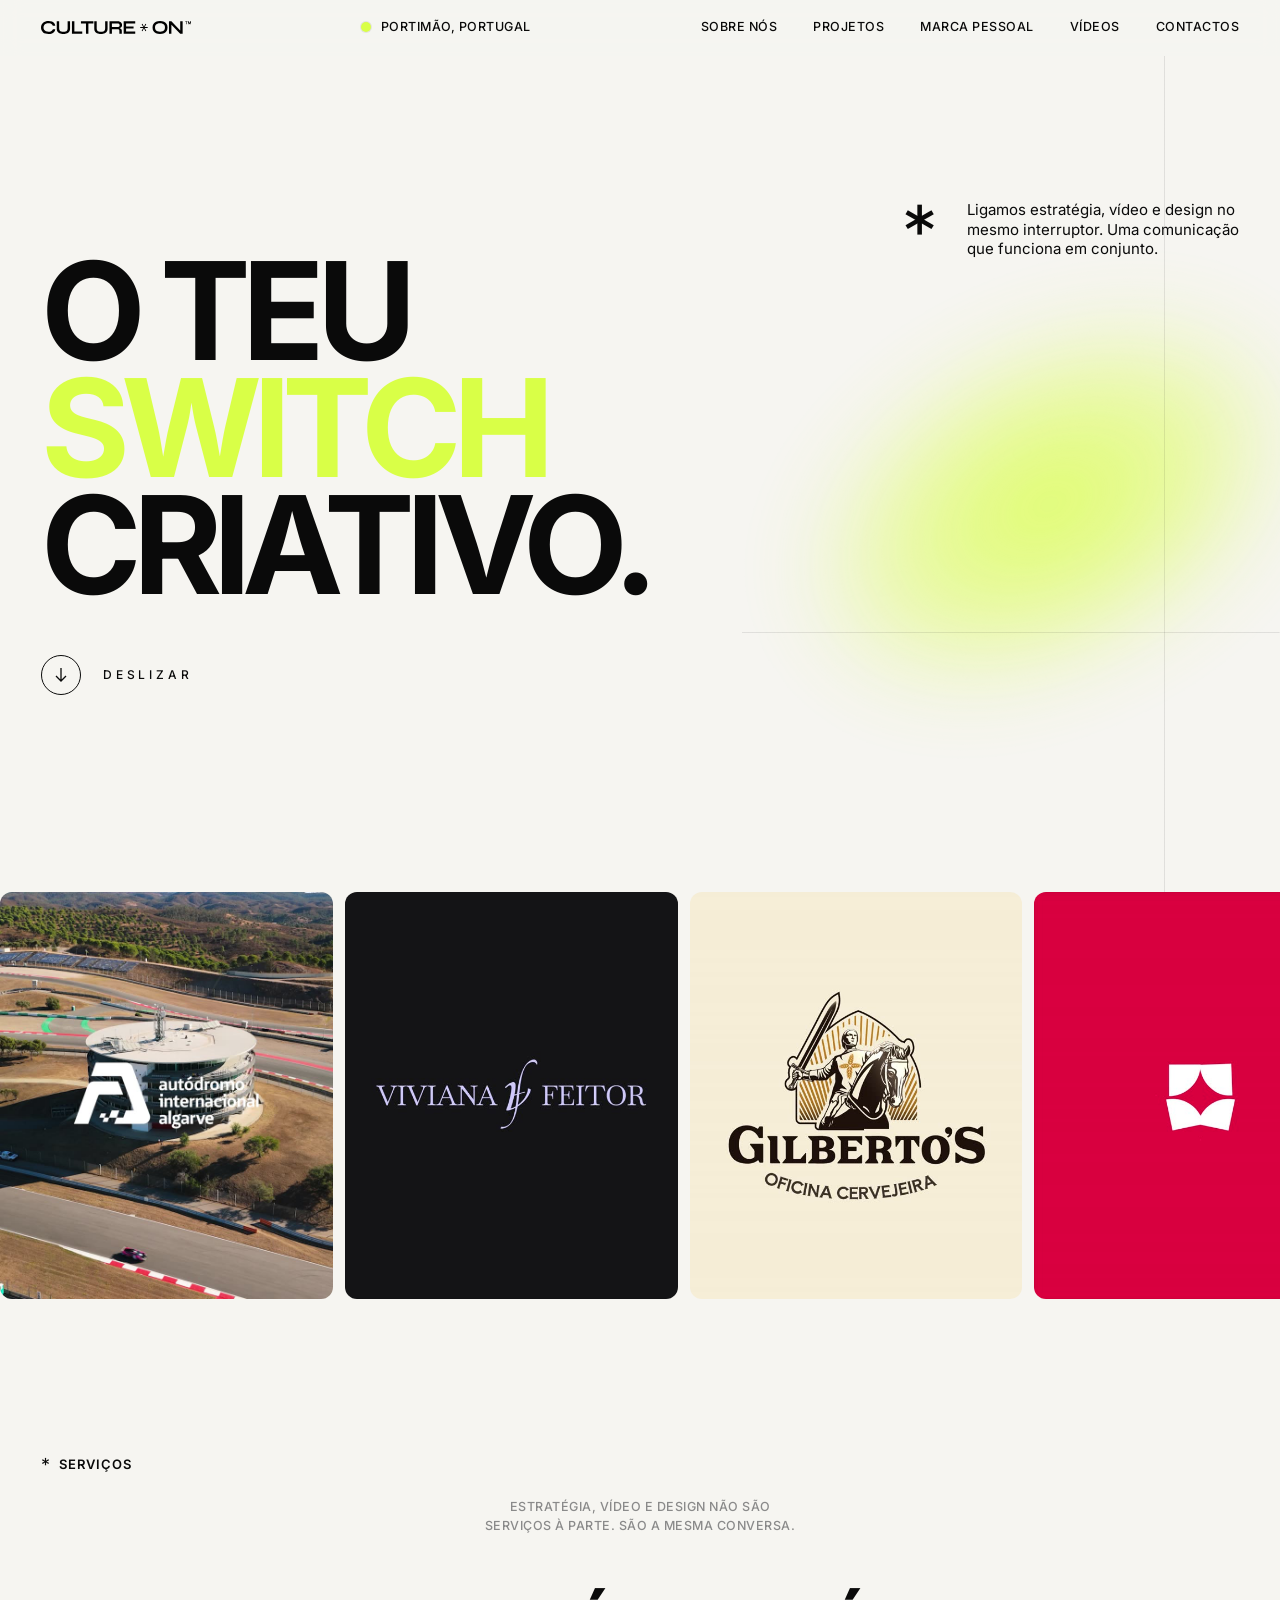
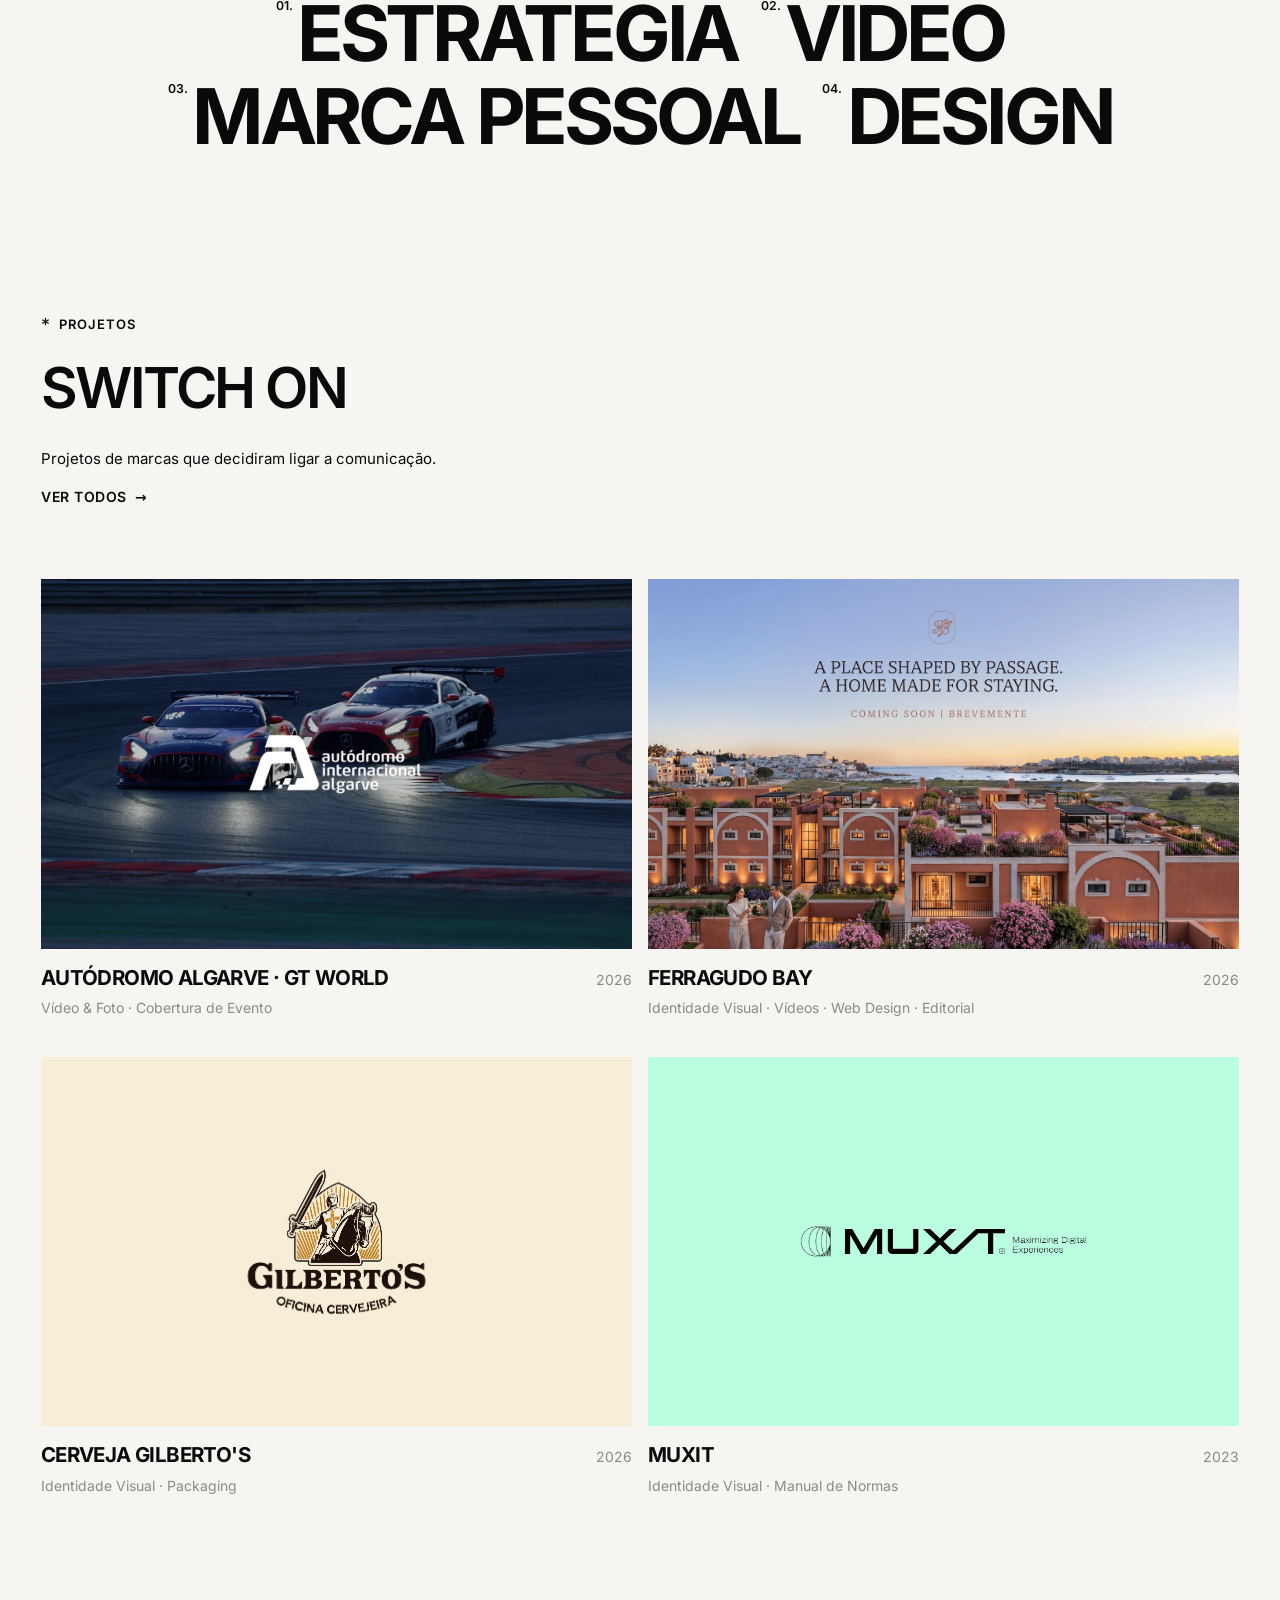
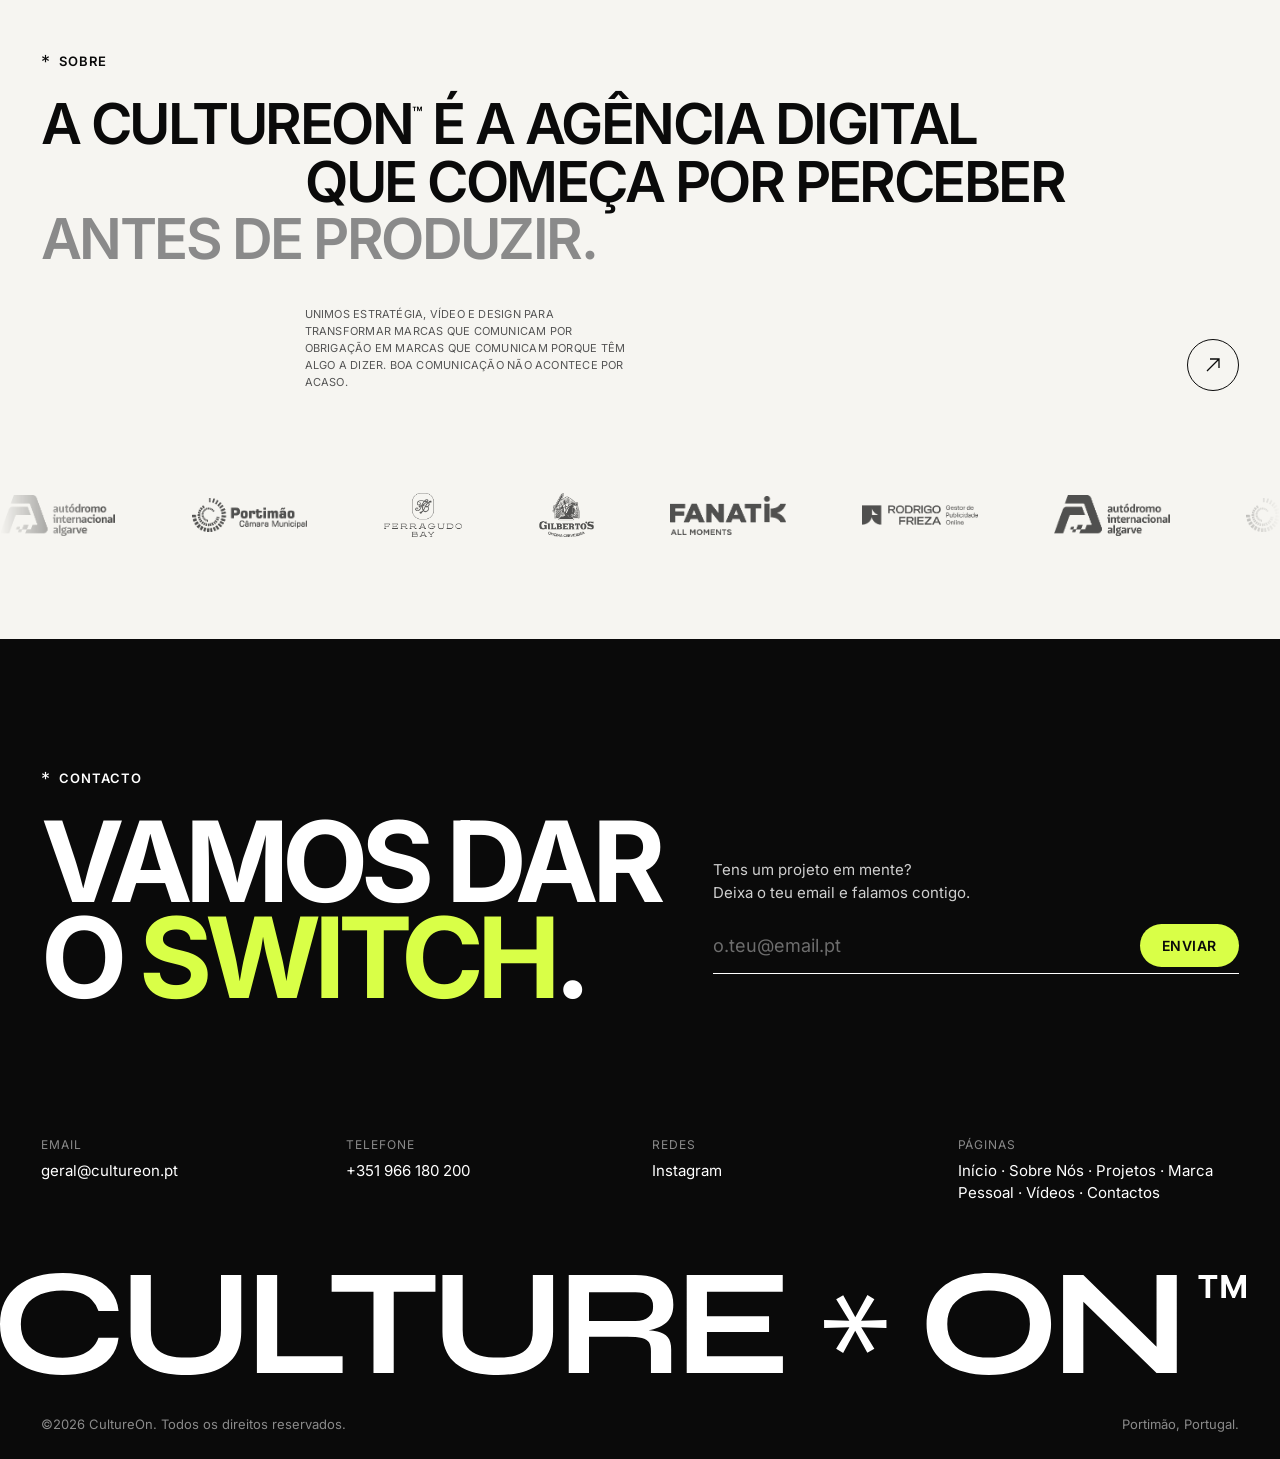
<file: index.html>
<!DOCTYPE html>
<html lang="pt-PT">
<head>
  <meta charset="utf-8">
  <meta name="viewport" content="width=device-width, initial-scale=1">
  <title>CULTURE ON - O teu switch criativo.</title>
  <!--og--><meta property="og:image" content="https://cultureon.pt/assets/img/og-cultureon.jpg"><meta property="og:image:width" content="1200"><meta property="og:image:height" content="630"><meta property="og:url" content="https://cultureon.pt/"><meta property="og:type" content="website"><meta property="og:site_name" content="CULTURE ON"><meta name="twitter:card" content="summary_large_image"><meta name="twitter:image" content="https://cultureon.pt/assets/img/og-cultureon.jpg"><!--/og-->
  <!--fav--><link rel="icon" href="favicon.ico" sizes="any"><link rel="icon" type="image/png" href="assets/icons/favicon-32.png" media="(prefers-color-scheme: light)"><link rel="icon" type="image/png" href="assets/icons/favicon-dark-32.png" media="(prefers-color-scheme: dark)"><link rel="apple-touch-icon" href="assets/icons/apple-touch-icon.png"><!--/fav-->
  <meta name="description" content="A CultureOn é a agência digital que começa por perceber antes de produzir. Estratégia, vídeo e design em Portimão, Algarve.">
  <meta property="og:title" content="CULTURE ON - O teu switch criativo.">
  <meta property="og:description" content="Ligamos estratégia, vídeo e design no mesmo interruptor.">
  <link rel="preload" href="assets/fonts/inter-latin-700-normal.woff2" as="font" type="font/woff2" crossorigin>
  <link rel="stylesheet" href="styles.css?v=0694a41e">
</head>
<body>

<header class="nav">
  <a href="./" class="nav__logo" aria-label="CultureOn - início">
    <img src="assets/img/logo.svg" alt="Culture On" width="150" height="12">
  </a>
  <span class="nav__place"><i class="dot" aria-hidden="true"></i>Portimão, Portugal</span>
  <nav class="nav__links" aria-label="Principal">
    <a href="about/">Sobre Nós</a>
    <a href="projetos/">Projetos</a>
    <a href="marca-pessoal/">Marca Pessoal</a>
    <a href="os-nossos-videos/">Vídeos</a>
    <a href="contactos/">Contactos</a>
  </nav>
  <button class="nav__toggle" aria-label="Abrir menu" aria-expanded="false"><span></span><span></span></button>
</header>

<main>

  <!-- HERO -->
  <section class="hero hero--home">
    <h1 class="hero__title is-title" data-lines style="--fit: 4.66">
      <span>O teu</span>
      <span class="accent">switch</span>
      <span>criativo.</span>
    </h1>
    <div class="hero__side">
      <div class="hero__leadrow">
        <span class="hero__star" aria-hidden="true"><svg viewBox="0 0 40 40" width="40" height="40"><g stroke="currentColor" stroke-width="5.5" stroke-linecap="butt"><line x1="20" y1="2" x2="20" y2="38"/><line x1="4.4" y1="11" x2="35.6" y2="29"/><line x1="4.4" y1="29" x2="35.6" y2="11"/></g></svg></span>
        <p class="hero__lead">Ligamos estratégia, vídeo e design no<br class="br-desk"> mesmo interruptor. Uma comunicação<br class="br-desk"> que funciona em conjunto.</p>
      </div>
      <a href="#servicos" class="hero__cue"><span class="hero__cue-circle" aria-hidden="true"><svg width="16" height="16" viewBox="0 0 16 16" fill="none"><path d="M8 1v13M3 9l5 5 5-5" stroke="currentColor" stroke-width="1.3"/></svg></span>Deslizar</a>
    </div>
    <div class="hero__glow" aria-hidden="true"></div>
  </section>

  <!-- REEL (carrossel em loop) -->
  <section class="mp-reel home-reel" aria-label="Excertos de vídeos">
    <div class="mp-reel__track"><ul class="mp-reel__group"><li class="mp-card home-reel__card"><video src="assets/video/reel-5.mp4" poster="assets/video/reel-5.jpg" autoplay muted loop playsinline preload="metadata"></video></li><li class="mp-card home-reel__card"><video src="assets/video/reel-1.mp4" poster="assets/video/reel-1.jpg" autoplay muted loop playsinline preload="metadata"></video></li><li class="mp-card home-reel__card"><video src="assets/video/reel-2.mp4" poster="assets/video/reel-2.jpg" autoplay muted loop playsinline preload="metadata"></video></li><li class="mp-card home-reel__card"><video src="assets/video/reel-3.mp4" poster="assets/video/reel-3.jpg" autoplay muted loop playsinline preload="metadata"></video></li><li class="mp-card home-reel__card"><video src="assets/video/reel-4.mp4" poster="assets/video/reel-4.jpg" autoplay muted loop playsinline preload="metadata"></video></li></ul><ul class="mp-reel__group" aria-hidden="true"><li class="mp-card home-reel__card"><video src="assets/video/reel-5.mp4" poster="assets/video/reel-5.jpg" autoplay muted loop playsinline preload="metadata"></video></li><li class="mp-card home-reel__card"><video src="assets/video/reel-1.mp4" poster="assets/video/reel-1.jpg" autoplay muted loop playsinline preload="metadata"></video></li><li class="mp-card home-reel__card"><video src="assets/video/reel-2.mp4" poster="assets/video/reel-2.jpg" autoplay muted loop playsinline preload="metadata"></video></li><li class="mp-card home-reel__card"><video src="assets/video/reel-3.mp4" poster="assets/video/reel-3.jpg" autoplay muted loop playsinline preload="metadata"></video></li><li class="mp-card home-reel__card"><video src="assets/video/reel-4.mp4" poster="assets/video/reel-4.jpg" autoplay muted loop playsinline preload="metadata"></video></li></ul></div>
  </section>

  <!-- SERVIÇOS -->
  <section class="section services" id="servicos">
    <p class="eyebrow eyebrow--svc">Serviços</p>
    <header class="svc-intro">
      <h2 class="svc-intro__text"><span class="svc-intro__line">Estratégia, vídeo e design não são</span> <span class="svc-intro__line">serviços à parte. São a mesma conversa.</span></h2>
    </header>

    <div class="svc-cloud-wrap" id="lista-servicos">
      <div class="svc-cloud">
        <button type="button" class="svc-item" id="svc-tab-1" aria-expanded="false" aria-controls="svc-panel-1"><sup>01.</sup>Estratégia</button> <button type="button" class="svc-item" id="svc-tab-2" aria-expanded="false" aria-controls="svc-panel-2"><sup>02.</sup>Vídeo</button> <button type="button" class="svc-item" id="svc-tab-3" aria-expanded="false" aria-controls="svc-panel-3"><sup>03.</sup>Marca Pessoal</button> <button type="button" class="svc-item" id="svc-tab-4" aria-expanded="false" aria-controls="svc-panel-4"><sup>04.</sup>Design</button>
      </div>
      <div class="svc-panels">
      <div class="svc-panel" id="svc-panel-1" role="region" aria-labelledby="svc-tab-1" hidden>
        <p class="svc-panel__num">Serviço 01</p>
        <h3 class="svc-panel__name">Estratégia</h3>
        <div class="svc-panel__body">
          <p><strong>Clarificar.</strong> Percebemos o negócio antes de falar de comunicação. Sais com decisões tomadas, escritas e aplicáveis.</p>
          <ul class="tags"><li>Auditoria</li><li>Pesquisa</li><li>Posicionamento</li></ul>
        </div>
      </div>
      <div class="svc-panel" id="svc-panel-2" role="region" aria-labelledby="svc-tab-2" hidden>
        <p class="svc-panel__num">Serviço 02</p>
        <h3 class="svc-panel__name">Vídeo</h3>
        <div class="svc-panel__body">
          <p>Não filmamos por filmar. De eventos a campanhas, cada vídeo parte de uma decisão. Não é conteúdo por conteúdo.</p>
          <ul class="tags"><li>Cobertura de Eventos</li><li>Ativação de Marca</li><li>Vídeo Publicitário</li></ul>
        </div>
      </div>
      <div class="svc-panel" id="svc-panel-3" role="region" aria-labelledby="svc-tab-3" hidden>
        <p class="svc-panel__num">Serviço 03</p>
        <h3 class="svc-panel__name">Marca Pessoal</h3>
        <div class="svc-panel__body">
          <p>Sê a cara do teu negócio, sem teres de ser também o teu videógrafo. Um sistema fechado de identidade e vídeo para quem constrói uma marca à volta do próprio nome.</p>
          <ul class="tags"><li>Identidade</li><li>Motion System</li><li>Vídeos Mensais</li></ul>
        </div>
      </div>
      <div class="svc-panel" id="svc-panel-4" role="region" aria-labelledby="svc-tab-4" hidden>
        <p class="svc-panel__num">Serviço 04</p>
        <h3 class="svc-panel__name">Design</h3>
        <div class="svc-panel__body">
          <p>A forma que a decisão ganha. Identidade, embalagem e digital, sempre a partir do que já foi clarificado.</p>
          <ul class="tags"><li>Branding</li><li>Packaging</li><li>Webdesign</li><li>Design Gráfico</li></ul>
        </div>
      </div>
      </div>
    </div>
  </section>

  <!-- PROJETOS -->
  <section class="section projects" id="projetos">
    <header class="section__head section__head--split">
      <div>
        <p class="eyebrow">Projetos</p>
        <h2 class="section__title is-title" style="--fit: 3.96">Switch <span class="switch-on">ON</span></h2>
      </div>
      <div class="section__aside">
        <p>Projetos de marcas que decidiram ligar a comunicação.</p>
        <a href="projetos/" class="link-arrow">Ver todos <span aria-hidden="true">→</span></a>
      </div>
    </header>

    <div class="projects__grid">
      <a href="projetos/autodromo-internacional-do-algarve/" class="project reveal">
        <div class="project__img"><img src="assets/img/projetos/autodromo.jpg" alt="Autódromo Internacional do Algarve - GT World Challenge" loading="lazy"></div>
        <div class="project__meta">
          <h3>Autódromo Algarve · GT World</h3>
          <span>2026</span>
        </div>
        <p class="project__tags">Vídeo &amp; Foto · Cobertura de Evento</p>
      </a>
      <a href="projetos/ferragudo-bay/" class="project reveal">
        <div class="project__img"><img src="assets/img/projetos/ferragudo-bay.jpg" alt="Ferragudo Bay - identidade visual" loading="lazy"></div>
        <div class="project__meta">
          <h3>Ferragudo Bay</h3>
          <span>2026</span>
        </div>
        <p class="project__tags">Identidade Visual · Vídeos · Web Design · Editorial</p>
      </a>
      <a href="projetos/cerveja-gilbertos/" class="project reveal">
        <div class="project__img"><img src="assets/img/projetos/gilbertos.jpg" alt="Gilberto's Oficina Cervejeira - identidade e packaging" loading="lazy"></div>
        <div class="project__meta">
          <h3>Cerveja Gilberto's</h3>
          <span>2026</span>
        </div>
        <p class="project__tags">Identidade Visual · Packaging</p>
      </a>
      <a href="projetos/muxit/" class="project reveal">
        <div class="project__img"><img src="assets/img/projetos/muxit.jpg" alt="Muxit - identidade visual" loading="lazy"></div>
        <div class="project__meta">
          <h3>Muxit</h3>
          <span>2023</span>
        </div>
        <p class="project__tags">Identidade Visual · Manual de Normas</p>
      </a>
    </div>
  </section>

  <!-- SOBRE -->
  <section class="section about" id="sobre">
    <header class="svc-head svc-head--last">
      <p class="eyebrow">Sobre</p>
      <h2 class="svc-statement">
        <span class="svc-line">A CultureOn<sup>™</sup> é a agência digital</span>
        <span class="svc-line svc-line--indent">que começa por perceber</span>
        <span class="svc-line svc-line--muted">antes de produzir.</span>
      </h2>
      <div class="svc-foot">
        <p class="svc-note">Unimos estratégia, vídeo e design para transformar marcas que comunicam por obrigação em marcas que comunicam porque têm algo a dizer. Boa comunicação não acontece por acaso.</p>
        <a href="about/" class="svc-circle" aria-label="Sobre nós"><svg width="18" height="18" viewBox="0 0 18 18" fill="none"><path d="M3 15L15 3M6 3h9v9" stroke="currentColor" stroke-width="1.3"/></svg></a>
      </div>
    </header>
  </section>

  <!-- CLIENTES -->
  <section class="logos" aria-label="Clientes que trabalharam connosco">
    <div class="logos__track"><ul class="logos__group"><li><img src="assets/img/clientes/autodromo.png" alt="Autódromo Internacional do Algarve" loading="lazy"></li><li><img src="assets/img/clientes/portimao.png" alt="Câmara Municipal de Portimão" loading="lazy"></li><li><img src="assets/img/clientes/ferragudo-bay.png" alt="Ferragudo Bay" loading="lazy"></li><li><img src="assets/img/clientes/gilbertos.png" alt="Gilberto's Oficina Cervejeira" loading="lazy"></li><li><img src="assets/img/clientes/fanatik.png" alt="Fanatik All Moments" loading="lazy"></li><li><img src="assets/img/clientes/rodrigo-frieza.png" alt="Rodrigo Frieza" loading="lazy"></li></ul><ul class="logos__group" aria-hidden="true"><li><img src="assets/img/clientes/autodromo.png" alt="" loading="lazy"></li><li><img src="assets/img/clientes/portimao.png" alt="" loading="lazy"></li><li><img src="assets/img/clientes/ferragudo-bay.png" alt="" loading="lazy"></li><li><img src="assets/img/clientes/gilbertos.png" alt="" loading="lazy"></li><li><img src="assets/img/clientes/fanatik.png" alt="" loading="lazy"></li><li><img src="assets/img/clientes/rodrigo-frieza.png" alt="" loading="lazy"></li></ul></div>
  </section>

</main>

<!-- CONTACTO / FOOTER -->
<footer class="footer" id="contacto">
  <div class="footer__top">
    <div>
      <p class="eyebrow eyebrow--light">Contacto</p>
      <h2 class="footer__title is-title" style="--fit: 4.15">Vamos<br class="br-m"> dar<br class="br-d"><span class="sp-m">&nbsp;</span>o<br class="br-m"> <span class="accent">switch</span>.</h2>
    </div>
    <form class="form" action="https://formspree.io/f/xqpqldab" method="POST">
      <label for="email">Tens um projeto em mente?<br> Deixa o teu email e falamos contigo.</label>
      <div class="form__row">
        <input id="email" name="email" type="email" placeholder="o.teu@email.pt" required autocomplete="email">
        <button type="submit">Enviar</button>
      </div>
      <p class="form__status" role="status" aria-live="polite"></p>
    </form>
  </div>

  <div class="footer__info">
    <div>
      <p class="footer__label">Email</p>
      <a href="mailto:geral@cultureon.pt">geral@cultureon.pt</a>
    </div>
    <div>
      <p class="footer__label">Telefone</p>
      <a href="tel:+351966180200">+351 966 180 200</a>
    </div>
    <div>
      <p class="footer__label">Redes</p>
      <a href="https://www.instagram.com/cultureon.pt">Instagram</a>
    </div>
    <div>
      <p class="footer__label">Páginas</p>
      <a href="./">Início</a> · <a href="about/">Sobre Nós</a> · <a href="projetos/">Projetos</a> · <a href="marca-pessoal/">Marca Pessoal</a> · <a href="os-nossos-videos/">Vídeos</a> · <a href="contactos/">Contactos</a>
    </div>
  </div>

  <div class="footer__marquee" aria-hidden="true"><div class="marquee__track"><div class="marquee__group"><img src="assets/img/logo-white.svg" alt="" width="1840" height="151"><img src="assets/img/logo-white.svg" alt="" width="1840" height="151"><img src="assets/img/logo-white.svg" alt="" width="1840" height="151"><img src="assets/img/logo-white.svg" alt="" width="1840" height="151"></div><div class="marquee__group"><img src="assets/img/logo-white.svg" alt="" width="1840" height="151"><img src="assets/img/logo-white.svg" alt="" width="1840" height="151"><img src="assets/img/logo-white.svg" alt="" width="1840" height="151"><img src="assets/img/logo-white.svg" alt="" width="1840" height="151"></div></div></div>

  <div class="footer__bottom">
    <span>©2026 CultureOn. Todos os direitos reservados.</span>
    <span>Portimão, Portugal.</span>
  </div>
</footer>

<script src="main.js?v=dd7f893d"></script>
</body>
</html>
</file>
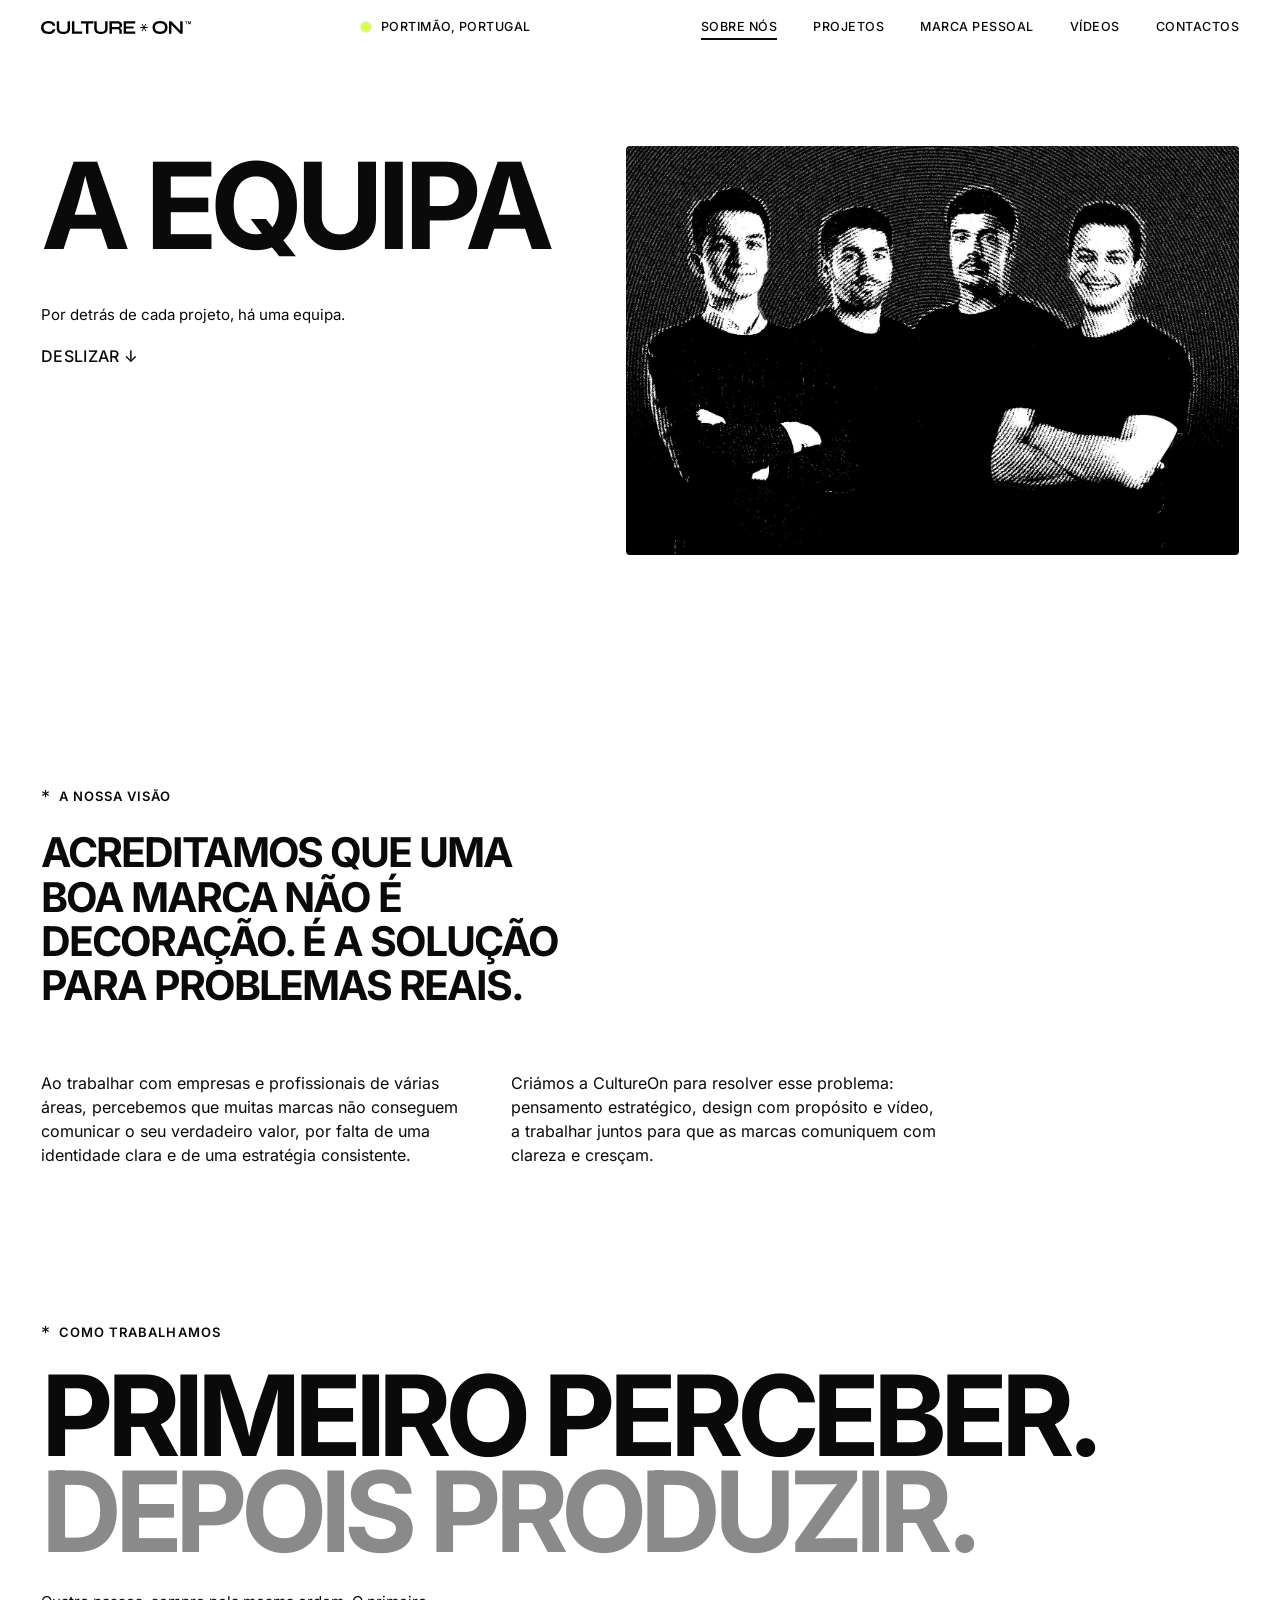
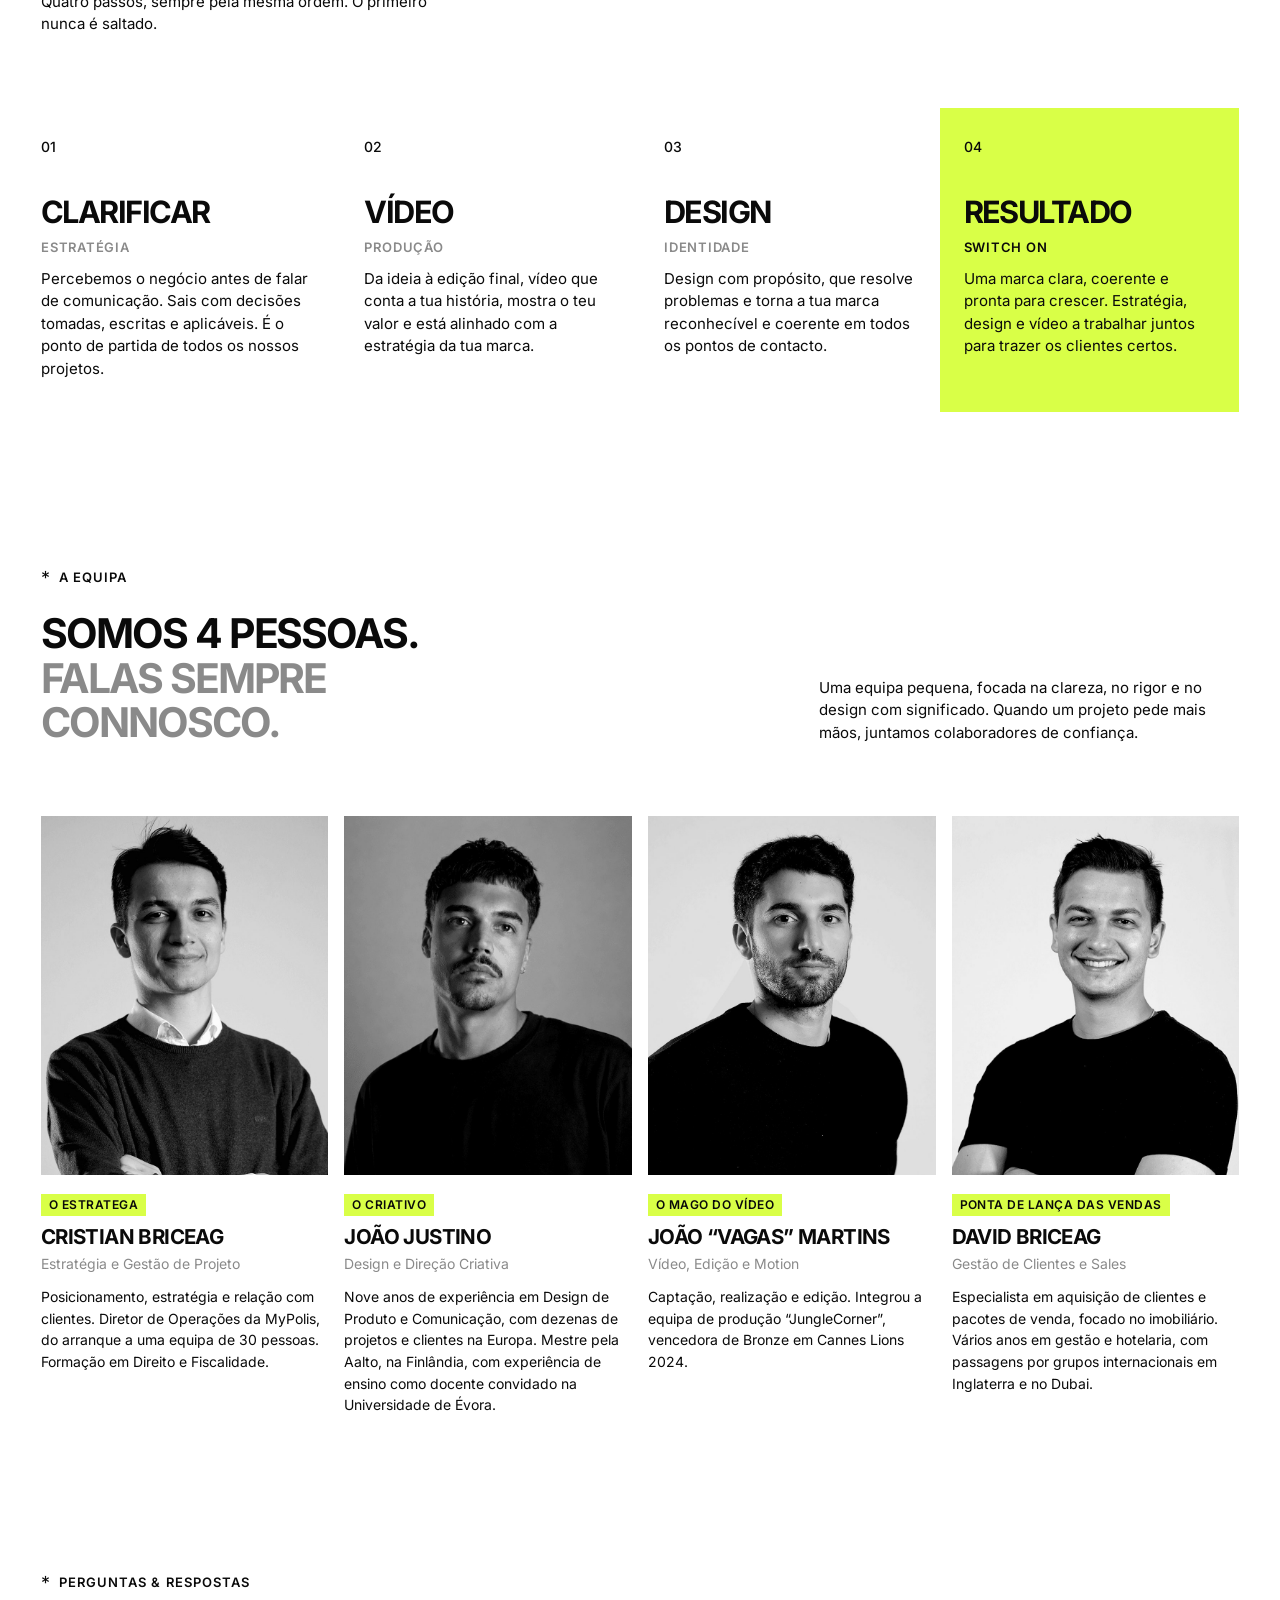
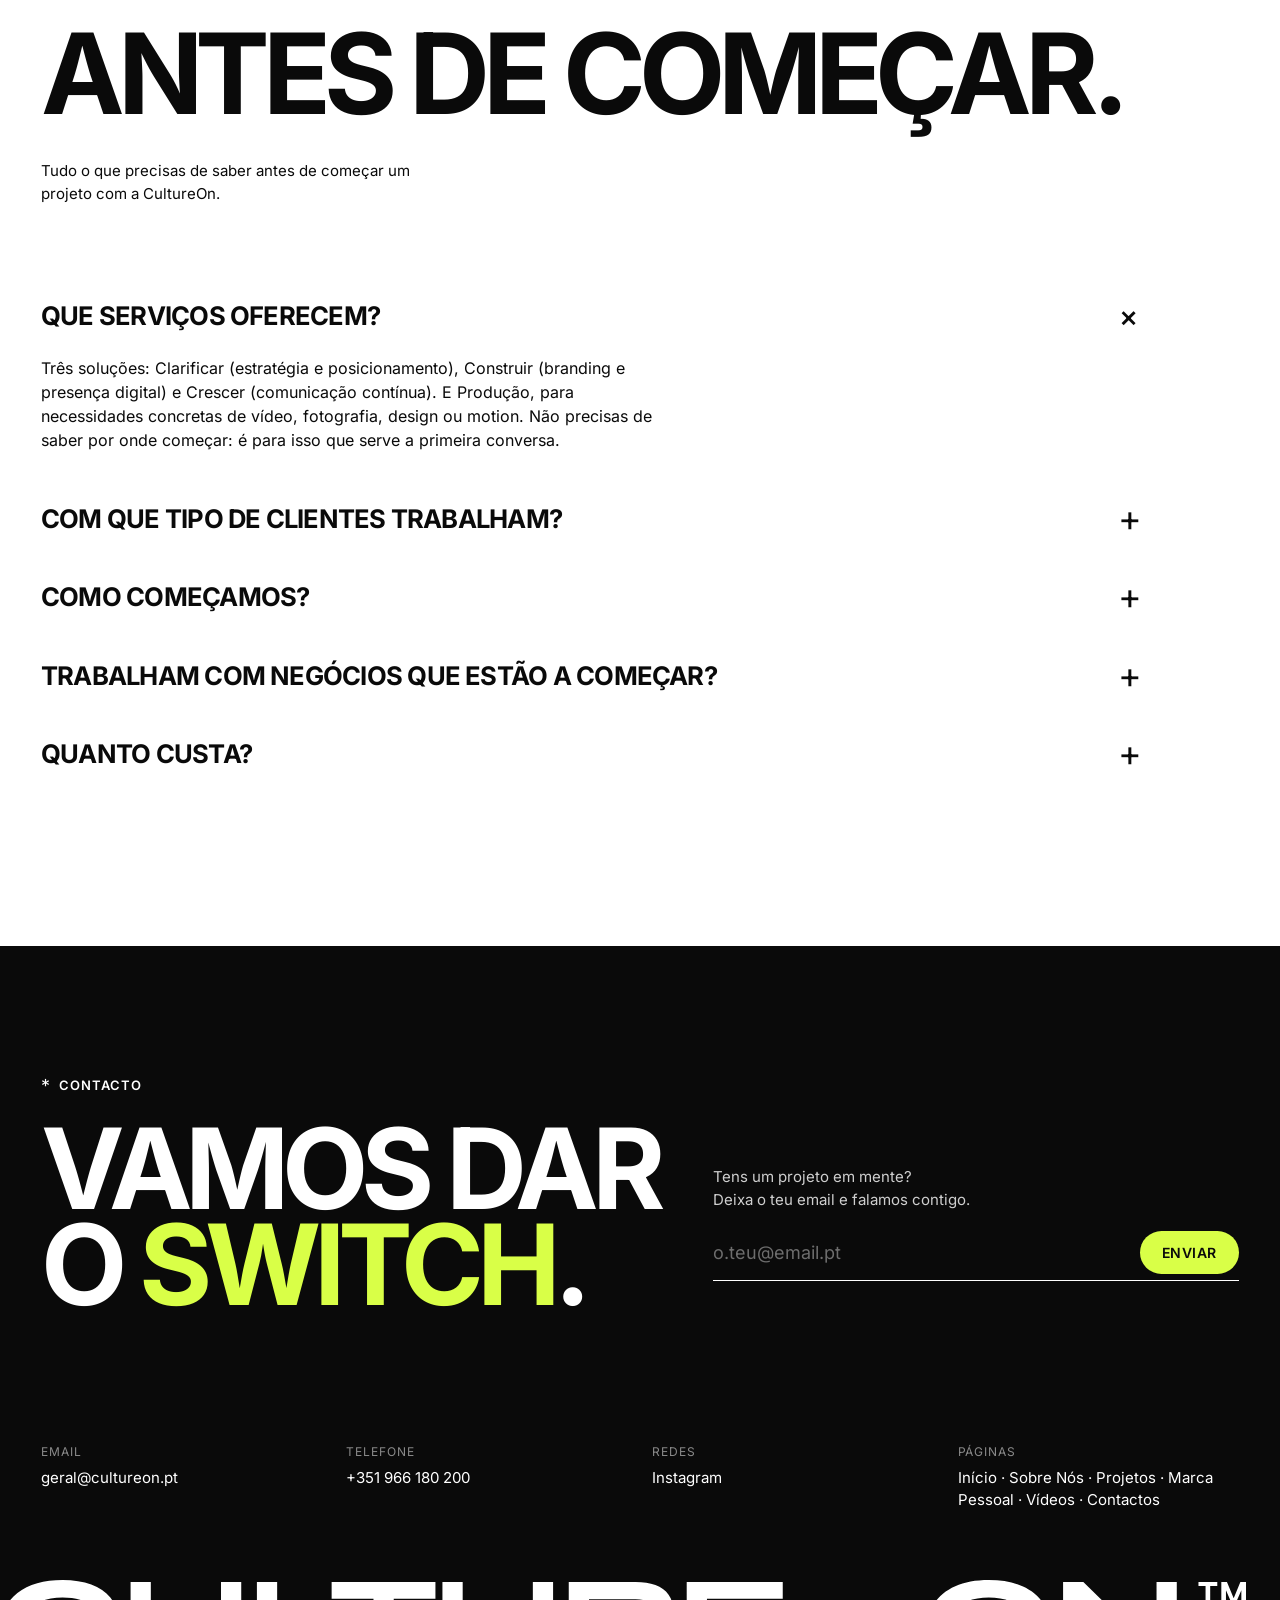
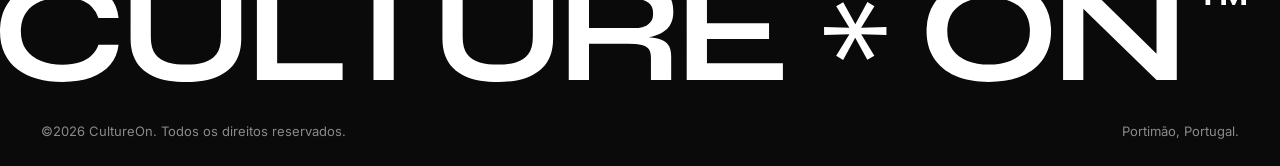
<file: about/index.html>
<!DOCTYPE html>
<html lang="pt-PT">
<head>
  <meta charset="utf-8">
  <meta name="viewport" content="width=device-width, initial-scale=1">
  <title>Sobre Nós - CULTURE ON</title>
  <!--og--><meta property="og:image" content="https://cultureon.pt/assets/img/og-cultureon.jpg"><meta property="og:image:width" content="1200"><meta property="og:image:height" content="630"><meta property="og:url" content="https://cultureon.pt/about/"><meta property="og:type" content="website"><meta property="og:site_name" content="CULTURE ON"><meta name="twitter:card" content="summary_large_image"><meta name="twitter:image" content="https://cultureon.pt/assets/img/og-cultureon.jpg"><!--/og-->
  <!--fav--><link rel="icon" href="../favicon.ico" sizes="any"><link rel="icon" type="image/png" href="../assets/icons/favicon-32.png" media="(prefers-color-scheme: light)"><link rel="icon" type="image/png" href="../assets/icons/favicon-dark-32.png" media="(prefers-color-scheme: dark)"><link rel="apple-touch-icon" href="../assets/icons/apple-touch-icon.png"><!--/fav-->
  <meta name="description" content="Por detrás de cada projeto, há uma equipa. Conhece a CultureOn: estratégia, vídeo e design em Portimão, Algarve.">
  <meta property="og:title" content="Sobre Nós - CULTURE ON">
  <link rel="preload" href="../assets/fonts/inter-latin-700-normal.woff2" as="font" type="font/woff2" crossorigin>
  <link rel="stylesheet" href="../styles.css?v=0694a41e">
</head>
<body>

<header class="nav">
  <a href="../" class="nav__logo" aria-label="CultureOn - início">
    <img src="../assets/img/logo.svg" alt="Culture On" width="150" height="12">
  </a>
  <span class="nav__place"><i class="dot" aria-hidden="true"></i>Portimão, Portugal</span>
  <nav class="nav__links" aria-label="Principal">
    <a href="./" aria-current="page">Sobre Nós</a>
    <a href="../projetos/">Projetos</a>
    <a href="../marca-pessoal/">Marca Pessoal</a>
    <a href="../os-nossos-videos/">Vídeos</a>
    <a href="../contactos/">Contactos</a>
  </nav>
  <button class="nav__toggle" aria-label="Abrir menu" aria-expanded="false"><span></span><span></span></button>
</header>

<main>

  <!-- HERO -->
  <section class="hero hero--page hero--team page-hero page-hero--media">
    <h1 class="hero__title page-hero__title is-title" style="--fit: 3.51">
      <span>A equipa</span>
    </h1>
    <div class="hero__side page-hero__side">
      <p class="hero__lead page-hero__lead">Por detrás de cada projeto, há uma equipa.</p>
      <a href="#visao" class="hero__scroll">Deslizar <span aria-hidden="true">↓</span></a>
    </div>
    <figure class="team-photo">
      <img src="../assets/img/equipa/equipa.jpg" alt="A equipa da CultureOn: Cristian Briceag, João Justino, João Martins e David Briceag">
    </figure>
  </section>


  <!-- VISÃO -->
  <section class="section vision" id="visao">
    <p class="eyebrow">A nossa visão</p>
    <p class="about__statement reveal is-sub">Acreditamos que uma boa marca não é decoração. É a solução para problemas reais.</p>
    <div class="about__cols about__cols--single">
      <p>Ao trabalhar com empresas e profissionais de várias áreas, percebemos que muitas marcas não conseguem comunicar o seu verdadeiro valor, por falta de uma identidade clara e de uma estratégia consistente.</p>
      <p>Criámos a CultureOn para resolver esse problema: pensamento estratégico, design com propósito e vídeo, a trabalhar juntos para que as marcas comuniquem com clareza e cresçam.</p>
    </div>
  </section>

  <!-- COMO TRABALHAMOS -->
  <section class="section process">
    <header class="section__head section__head--split">
      <div>
        <p class="eyebrow">Como trabalhamos</p>
        <h2 class="section__title is-title" style="--fit: 5.14">Primeiro perceber.<br><span class="muted">Depois produzir.</span></h2>
      </div>
      <div class="section__aside">
        <p>Quatro passos, sempre pela mesma ordem.<br class="br-m"> O primeiro nunca é saltado.</p>
      </div>
    </header>

    <ol class="steps">
      <li class="step reveal">
        <span class="step__num">01</span>
        <h3 class="step__name">Clarificar</h3>
        <p class="step__tag">Estratégia</p>
        <p>Percebemos o negócio antes de falar de comunicação. Sais com decisões tomadas, escritas e aplicáveis. É o ponto de partida de todos os nossos projetos.</p>
      </li>
      <li class="step reveal">
        <span class="step__num">02</span>
        <h3 class="step__name">Vídeo</h3>
        <p class="step__tag">Produção</p>
        <p>Da ideia à edição final, vídeo que conta a tua história, mostra o teu valor e está alinhado com a estratégia da tua marca.</p>
      </li>
      <li class="step reveal">
        <span class="step__num">03</span>
        <h3 class="step__name">Design</h3>
        <p class="step__tag">Identidade</p>
        <p>Design com propósito, que resolve problemas e torna a tua marca reconhecível e coerente em todos os pontos de contacto.</p>
      </li>
      <li class="step step--result reveal">
        <span class="step__num">04</span>
        <h3 class="step__name">Resultado</h3>
        <p class="step__tag">Switch ON</p>
        <p>Uma marca clara, coerente e pronta para crescer. Estratégia, design e vídeo a trabalhar juntos para trazer os clientes certos.</p>
      </li>
    </ol>
  </section>

  <!-- EQUIPA -->
  <section class="section team" id="equipa">
    <header class="section__head section__head--split">
      <div>
        <p class="eyebrow">A equipa</p>
        <h2 class="section__title is-sub">Somos 4 pessoas.<br><span class="muted">Falas sempre connosco.</span></h2>
      </div>
      <div class="section__aside">
        <p>Uma equipa pequena, focada na clareza, no rigor e no design com significado. Quando um projeto pede mais mãos, juntamos colaboradores de confiança.</p>
      </div>
    </header>

    <ul class="team__grid">
      <li class="member reveal">
        <div class="member__img"><img src="../assets/img/equipa/cristian-briceag.jpg" alt="Cristian Briceag" loading="lazy"></div>
        <p class="member__nick">O Estratega</p>
        <h3 class="member__name">Cristian Briceag</h3>
        <p class="member__role">Estratégia e Gestão de Projeto</p>
        <p class="member__bio">Posicionamento, estratégia e relação com clientes. Diretor de Operações da MyPolis, do arranque a uma equipa de 30 pessoas. Formação em Direito e Fiscalidade.</p>
      </li>
      <li class="member reveal">
        <div class="member__img"><img src="../assets/img/equipa/joao-justino.jpg" alt="João Justino" loading="lazy"></div>
        <p class="member__nick">O Criativo</p>
        <h3 class="member__name">João Justino</h3>
        <p class="member__role">Design e Direção Criativa</p>
        <p class="member__bio">Nove anos de experiência em Design de Produto e Comunicação, com dezenas de projetos e clientes na Europa. Mestre pela Aalto, na Finlândia, com experiência de ensino como docente convidado na Universidade de Évora.</p>
      </li>
      <li class="member reveal">
        <div class="member__img"><img src="../assets/img/equipa/joao-martins.jpg" alt="João Vagas Martins" loading="lazy"></div>
        <p class="member__nick">O Mago do Vídeo</p>
        <h3 class="member__name">João “Vagas” Martins</h3>
        <p class="member__role">Vídeo, Edição e Motion</p>
        <p class="member__bio">Captação, realização e edição. Integrou a equipa de produção “JungleCorner”, vencedora de Bronze em Cannes Lions 2024.</p>
      </li>
      <li class="member reveal">
        <div class="member__img"><img src="../assets/img/equipa/david-briceag.jpg" alt="David Briceag" loading="lazy"></div>
        <p class="member__nick">Ponta de Lança das Vendas</p>
        <h3 class="member__name">David Briceag</h3>
        <p class="member__role">Gestão de Clientes e Sales</p>
        <p class="member__bio">Especialista em aquisição de clientes e pacotes de venda, focado no imobiliário. Vários anos em gestão e hotelaria, com passagens por grupos internacionais em Inglaterra e no Dubai.</p>
      </li>
    </ul>
  </section>

  <!-- FAQ -->
  <section class="section faq">
    <header class="section__head section__head--split">
      <div>
        <p class="eyebrow">Perguntas &amp; respostas</p>
        <h2 class="section__title is-title" style="--fit: 5.19; --lh: 1">Antes de começar.</h2>
      </div>
      <div class="section__aside">
        <p>Tudo o que precisas de saber antes de começar um projeto com a CultureOn.</p>
      </div>
    </header>

    <div class="faq__list">
      <details class="faq__item" open>
        <summary>Que serviços oferecem?</summary>
        <p>Três soluções: Clarificar (estratégia e posicionamento), Construir (branding e presença digital) e Crescer (comunicação contínua). E Produção, para necessidades concretas de vídeo, fotografia, design ou motion. Não precisas de saber por onde começar: é para isso que serve a primeira conversa.</p>
      </details>
      <details class="faq__item">
        <summary>Com que tipo de clientes trabalham?</summary>
        <p>Empresas, marcas e profissionais que querem comunicar melhor: de negócios locais e marcas de produto a empresas industriais e profissionais que querem construir a sua marca pessoal.</p>
      </details>
      <details class="faq__item">
        <summary>Como começamos?</summary>
        <p>Envia-nos uma mensagem com a tua ideia. Marcamos uma primeira conversa para conhecer o teu negócio e objetivos e, a partir daí, apresentamos uma proposta à tua medida. Todos os projetos arrancam com o Clarificar, para tomarmos as decisões certas antes de criar.</p>
      </details>
      <details class="faq__item">
        <summary>Trabalham com negócios que estão a começar?</summary>
        <p>Sim. Ajudamos marcas novas a nascer com uma base sólida, da estratégia à identidade visual. É nesta fase que o Clarificar faz mais diferença: tomar as decisões certas desde o início poupa tempo e dinheiro mais tarde.</p>
      </details>
      <details class="faq__item">
        <summary>Quanto custa?</summary>
        <p>Depende do âmbito, por isso não publicamos preços. Depois da primeira conversa, recebes uma proposta com âmbito, prazos e investimento. Na Produção, o orçamento é por meia jornada, jornada ou projeto.</p>
      </details>
    </div>
  </section>

</main>

<!-- CONTACTO / FOOTER -->
<footer class="footer" id="contacto">
  <div class="footer__top">
    <div>
      <p class="eyebrow eyebrow--light">Contacto</p>
      <h2 class="footer__title is-title" style="--fit: 4.15">Vamos<br class="br-m"> dar<br class="br-d"><span class="sp-m">&nbsp;</span>o<br class="br-m"> <span class="accent">switch</span>.</h2>
    </div>
    <form class="form" action="https://formspree.io/f/xqpqldab" method="POST">
      <label for="email">Tens um projeto em mente?<br> Deixa o teu email e falamos contigo.</label>
      <div class="form__row">
        <input id="email" name="email" type="email" placeholder="o.teu@email.pt" required autocomplete="email">
        <button type="submit">Enviar</button>
      </div>
      <p class="form__status" role="status" aria-live="polite"></p>
    </form>
  </div>

  <div class="footer__info">
    <div>
      <p class="footer__label">Email</p>
      <a href="mailto:geral@cultureon.pt">geral@cultureon.pt</a>
    </div>
    <div>
      <p class="footer__label">Telefone</p>
      <a href="tel:+351966180200">+351 966 180 200</a>
    </div>
    <div>
      <p class="footer__label">Redes</p>
      <a href="https://www.instagram.com/cultureon.pt">Instagram</a>
    </div>
    <div>
      <p class="footer__label">Páginas</p>
      <a href="../">Início</a> · <a href="./">Sobre Nós</a> · <a href="../projetos/">Projetos</a> · <a href="../marca-pessoal/">Marca Pessoal</a> · <a href="../os-nossos-videos/">Vídeos</a> · <a href="../contactos/">Contactos</a>
    </div>
  </div>

  <div class="footer__marquee" aria-hidden="true"><div class="marquee__track"><div class="marquee__group"><img src="../assets/img/logo-white.svg" alt="" width="1840" height="151"><img src="../assets/img/logo-white.svg" alt="" width="1840" height="151"><img src="../assets/img/logo-white.svg" alt="" width="1840" height="151"><img src="../assets/img/logo-white.svg" alt="" width="1840" height="151"></div><div class="marquee__group"><img src="../assets/img/logo-white.svg" alt="" width="1840" height="151"><img src="../assets/img/logo-white.svg" alt="" width="1840" height="151"><img src="../assets/img/logo-white.svg" alt="" width="1840" height="151"><img src="../assets/img/logo-white.svg" alt="" width="1840" height="151"></div></div></div>

  <div class="footer__bottom">
    <span>©2026 CultureOn. Todos os direitos reservados.</span>
    <span>Portimão, Portugal.</span>
  </div>
</footer>

<script src="../main.js?v=dd7f893d"></script>
</body>
</html>
</file>
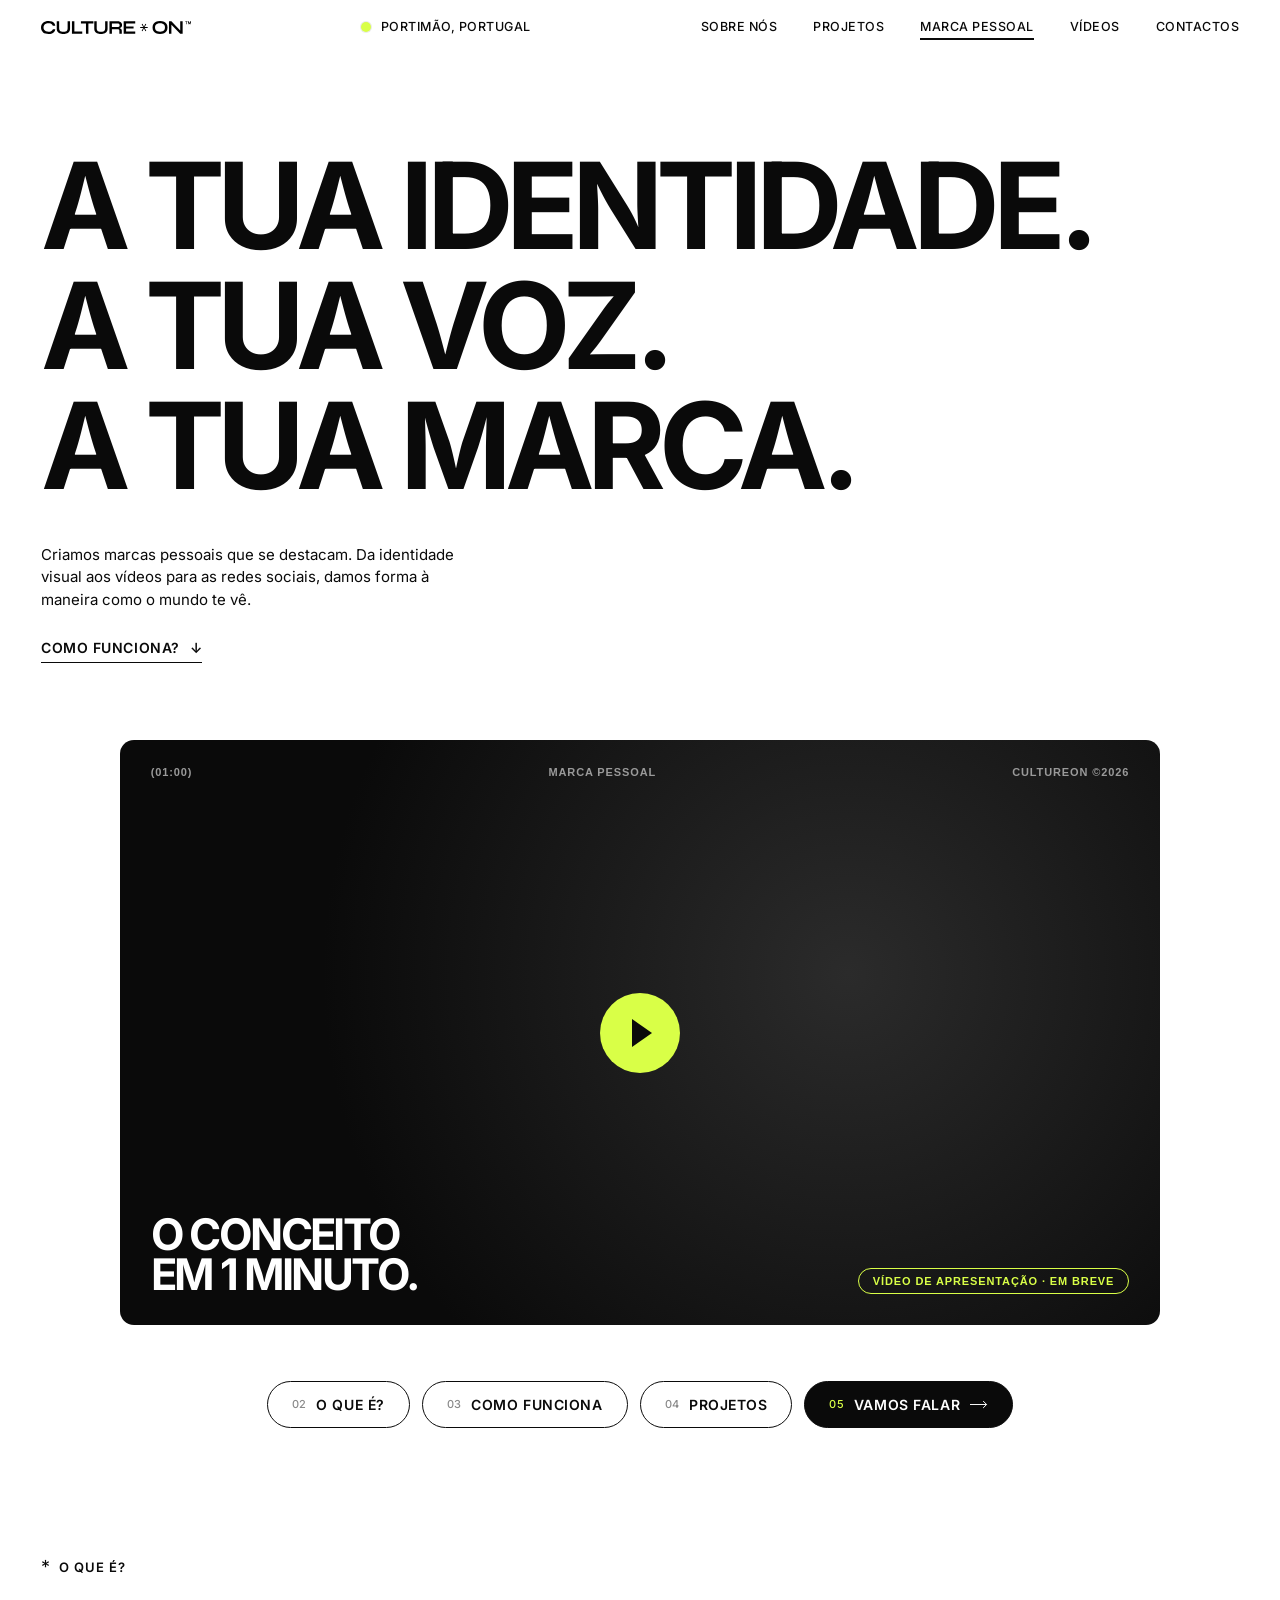
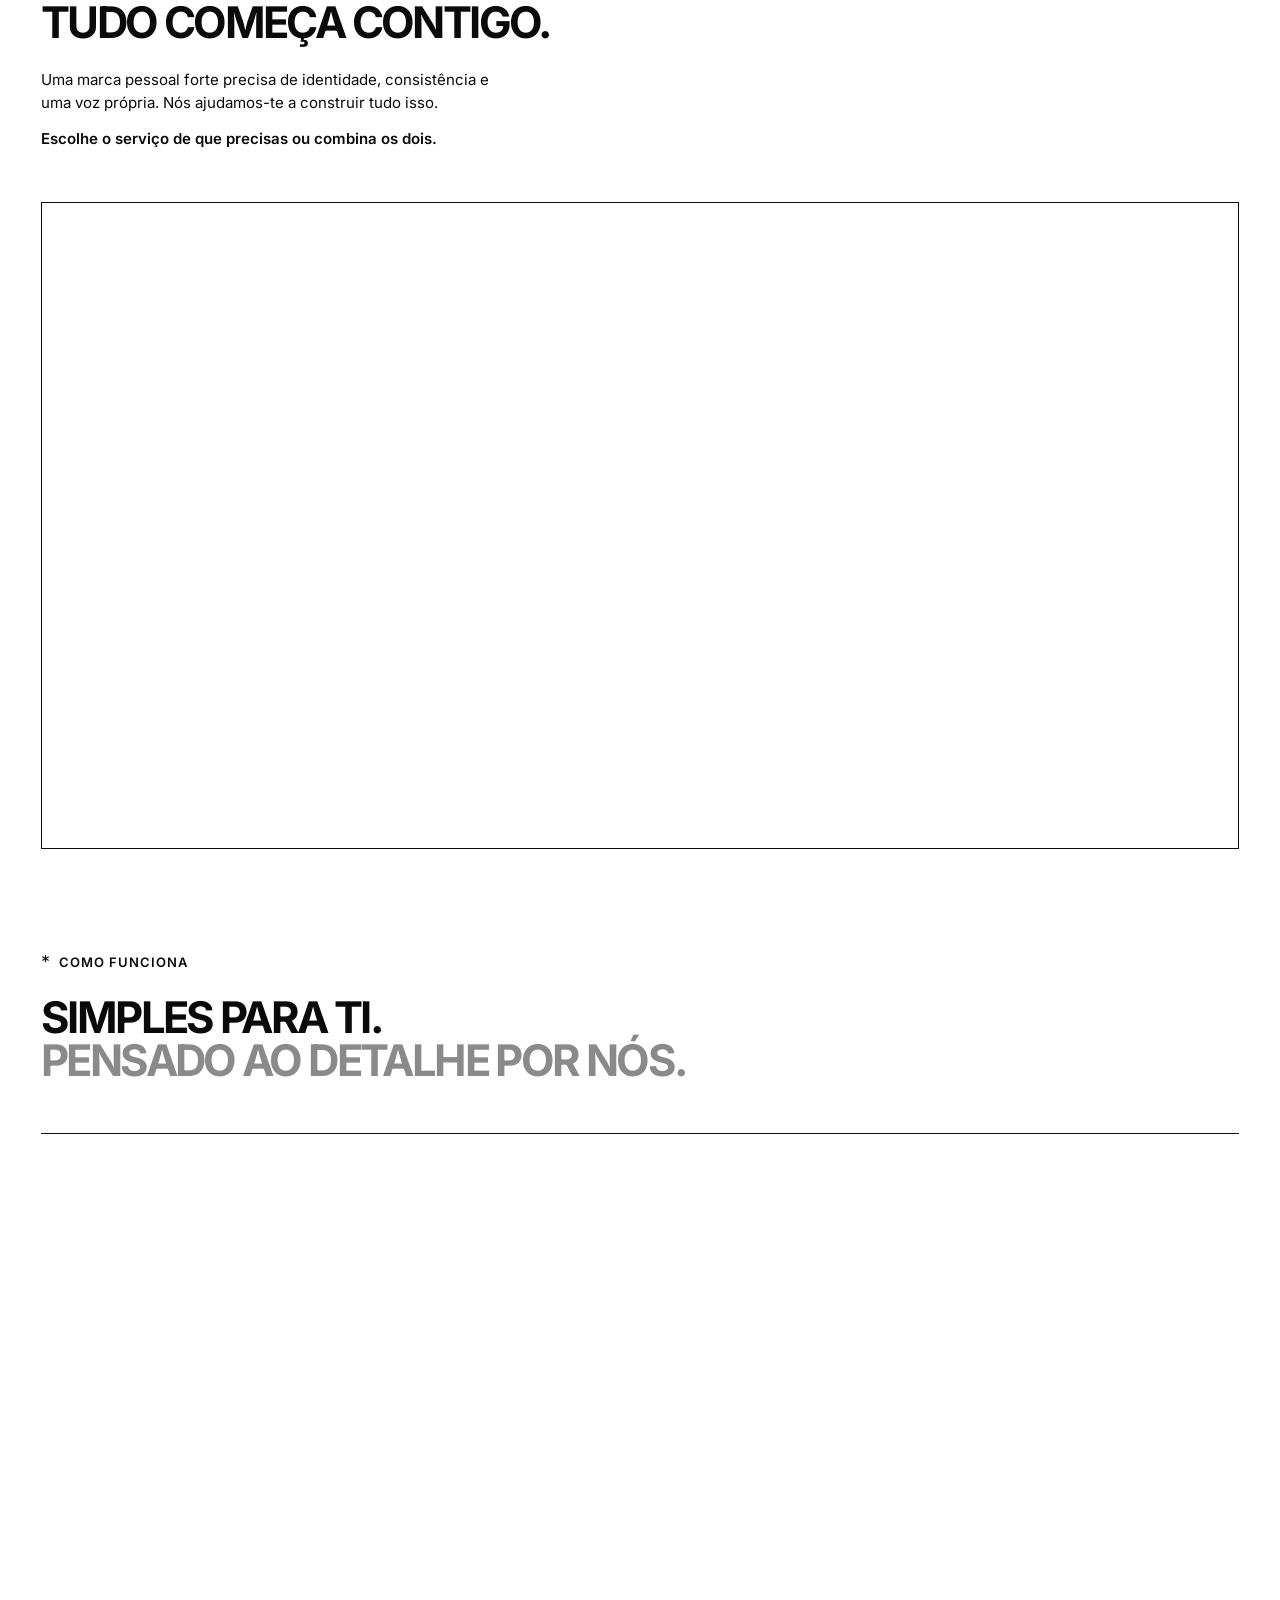
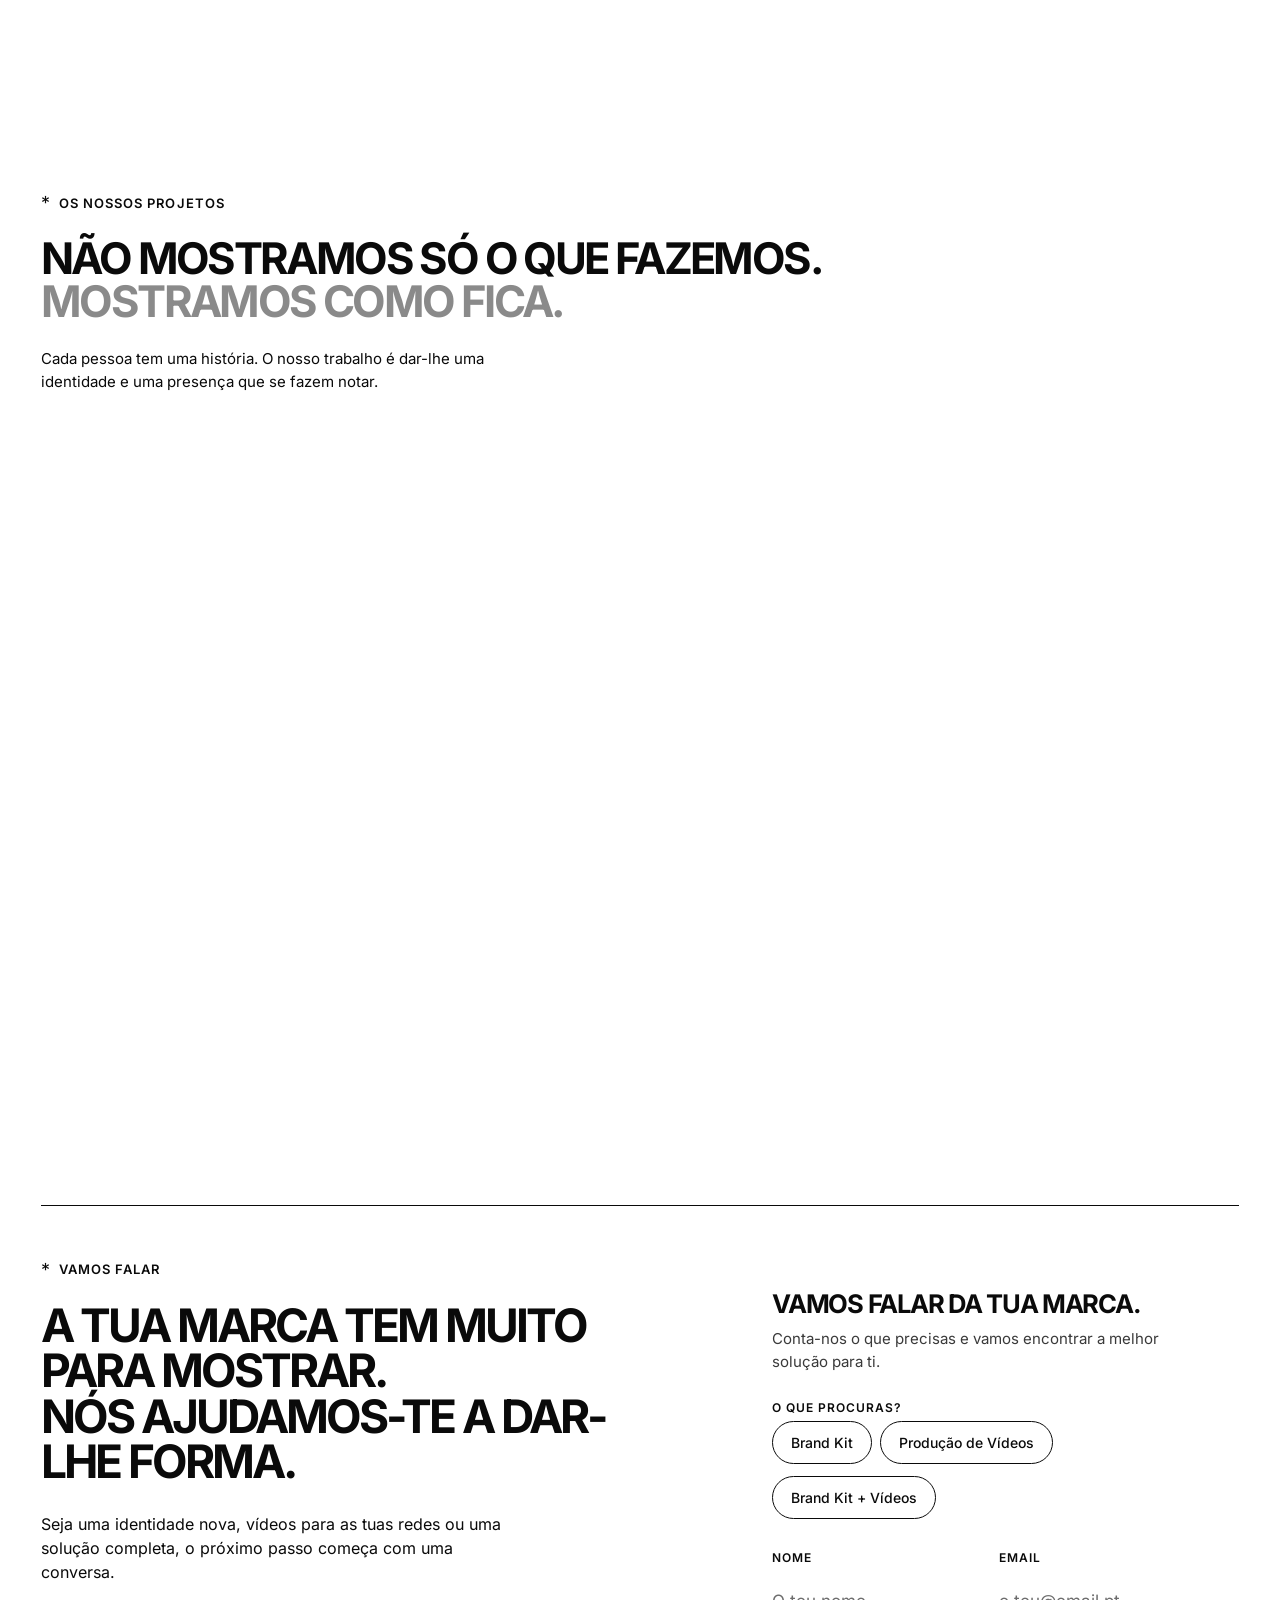
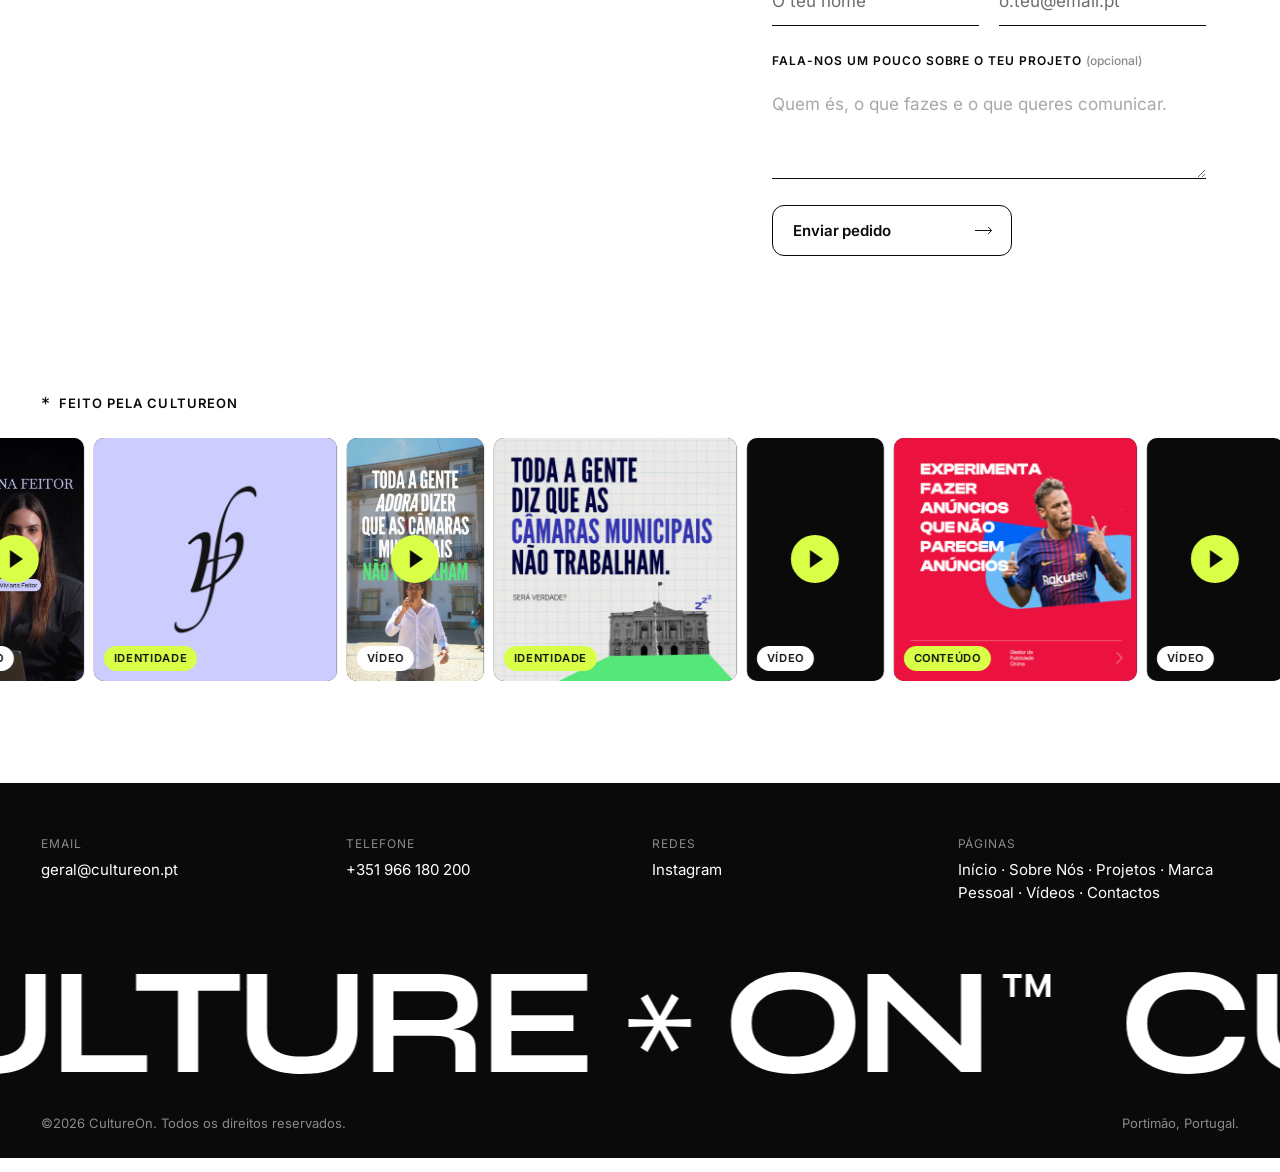
<file: case-studies/index.html>
<!DOCTYPE html>
<html lang="pt-PT"><head><meta charset="utf-8"><title>Marca Pessoal - CULTURE ON</title>
  <!--og--><meta property="og:image" content="https://cultureon.pt/assets/img/og-cultureon.jpg"><meta property="og:image:width" content="1200"><meta property="og:image:height" content="630"><meta property="og:url" content="https://cultureon.pt/case-studies/"><meta property="og:type" content="website"><meta property="og:site_name" content="CULTURE ON"><meta name="twitter:card" content="summary_large_image"><meta name="twitter:image" content="https://cultureon.pt/assets/img/og-cultureon.jpg"><!--/og-->
  <!--fav--><link rel="icon" href="../favicon.ico" sizes="any"><link rel="icon" type="image/png" href="../assets/icons/favicon-32.png" media="(prefers-color-scheme: light)"><link rel="icon" type="image/png" href="../assets/icons/favicon-dark-32.png" media="(prefers-color-scheme: dark)"><link rel="apple-touch-icon" href="../assets/icons/apple-touch-icon.png"><!--/fav--><meta http-equiv="refresh" content="0; url=../marca-pessoal/"><link rel="canonical" href="../marca-pessoal/"></head><body><a href="../marca-pessoal/">Marca Pessoal</a></body></html>
</file>
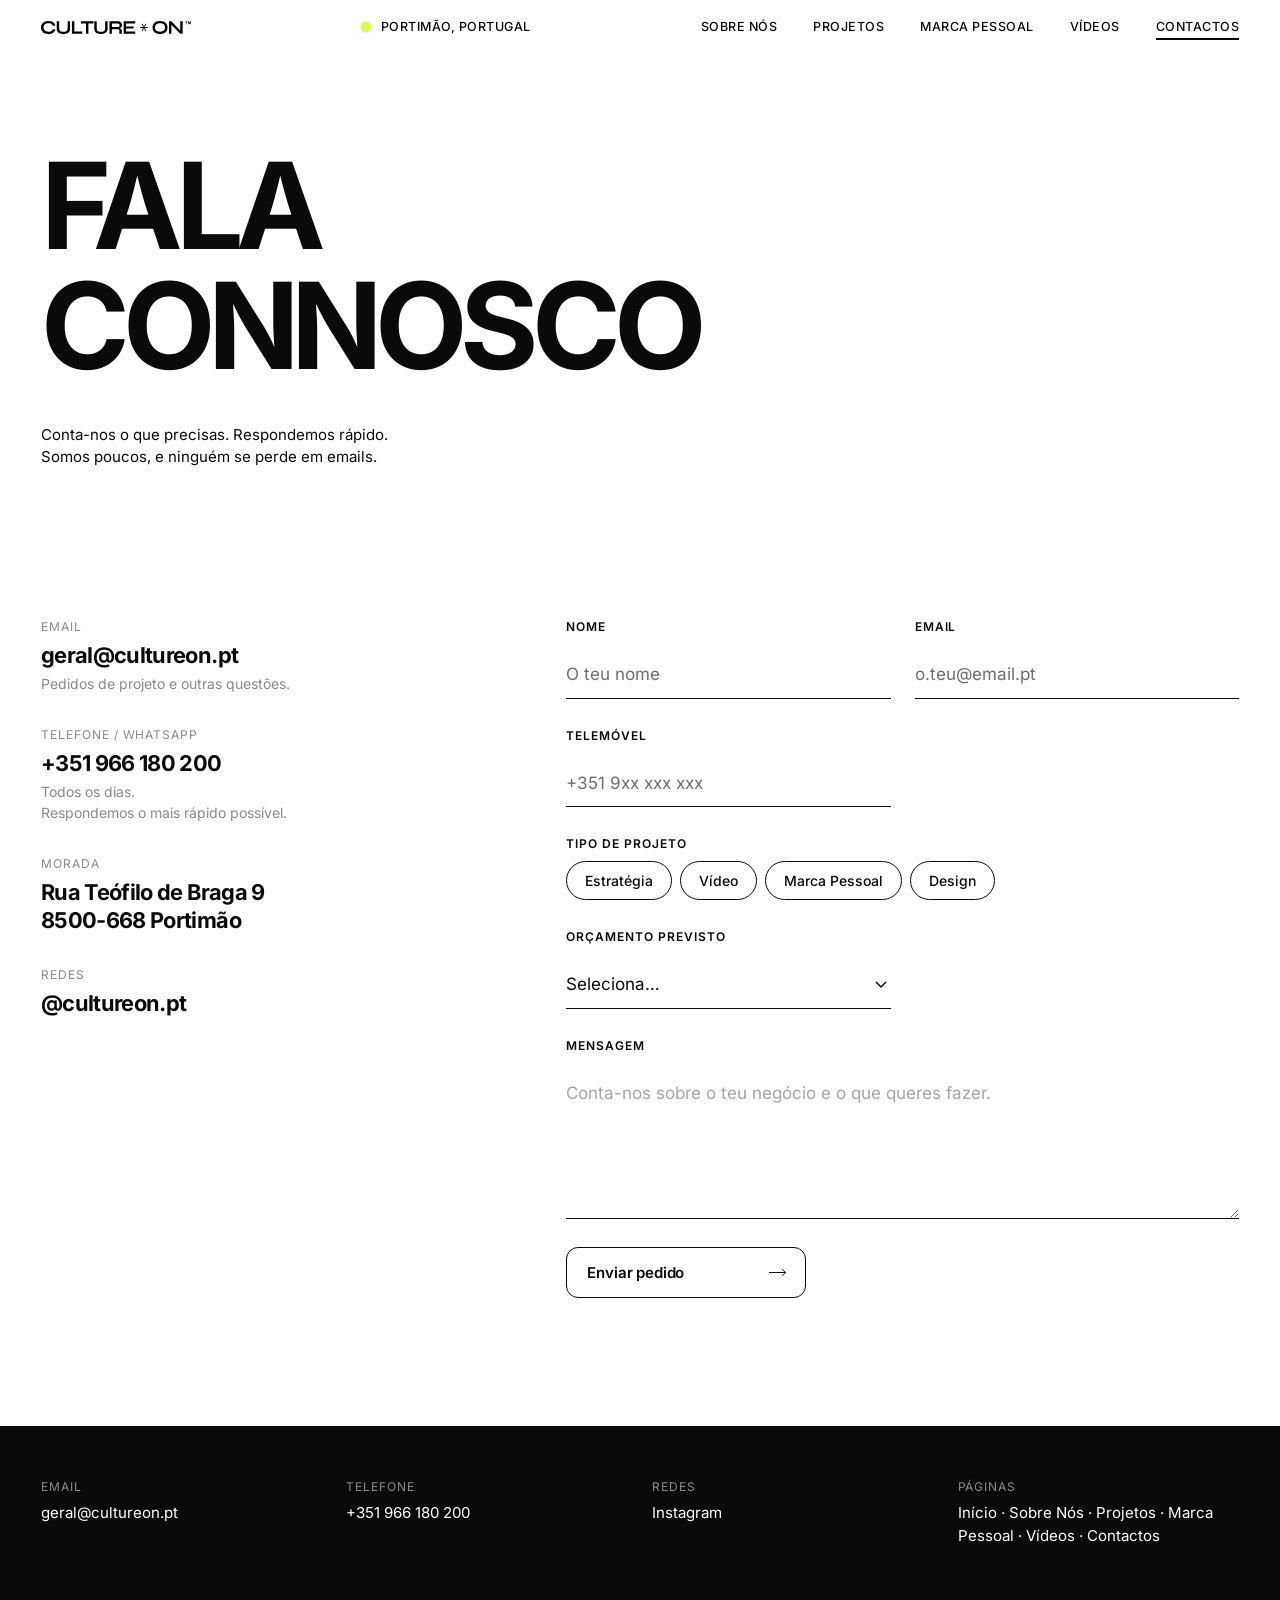
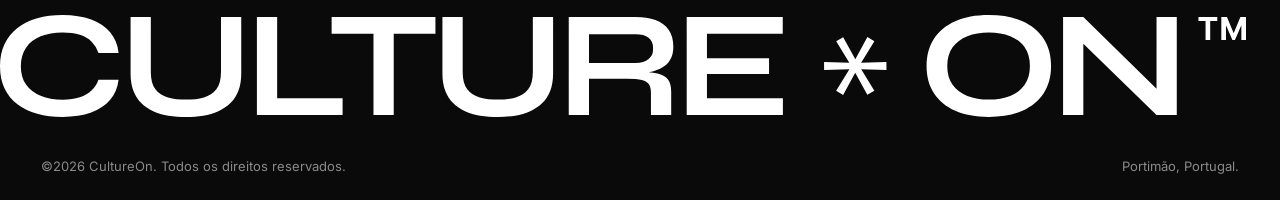
<file: contactos/index.html>
<!DOCTYPE html>
<html lang="pt-PT">
<head>
  <meta charset="utf-8">
  <meta name="viewport" content="width=device-width, initial-scale=1">
  <title>Contactos - CULTURE ON</title>
  <!--og--><meta property="og:image" content="https://cultureon.pt/assets/img/og-cultureon.jpg"><meta property="og:image:width" content="1200"><meta property="og:image:height" content="630"><meta property="og:url" content="https://cultureon.pt/contactos/"><meta property="og:type" content="website"><meta property="og:site_name" content="CULTURE ON"><meta name="twitter:card" content="summary_large_image"><meta name="twitter:image" content="https://cultureon.pt/assets/img/og-cultureon.jpg"><!--/og-->
  <!--fav--><link rel="icon" href="../favicon.ico" sizes="any"><link rel="icon" type="image/png" href="../assets/icons/favicon-32.png" media="(prefers-color-scheme: light)"><link rel="icon" type="image/png" href="../assets/icons/favicon-dark-32.png" media="(prefers-color-scheme: dark)"><link rel="apple-touch-icon" href="../assets/icons/apple-touch-icon.png"><!--/fav-->
  <meta name="description" content="Fala connosco: pedidos de orçamento para estratégia, vídeo, marca pessoal e design. Portimão, Algarve.">
  <meta property="og:title" content="Contactos - CULTURE ON">
  <link rel="preload" href="../assets/fonts/inter-latin-700-normal.woff2" as="font" type="font/woff2" crossorigin>
  <link rel="stylesheet" href="../styles.css?v=0694a41e">
</head>
<body>

<header class="nav">
  <a href="../" class="nav__logo" aria-label="CultureOn - início">
    <img src="../assets/img/logo.svg" alt="Culture On" width="150" height="12">
  </a>
  <span class="nav__place"><i class="dot" aria-hidden="true"></i>Portimão, Portugal</span>
  <nav class="nav__links" aria-label="Principal">
    <a href="../about/">Sobre Nós</a>
    <a href="../projetos/">Projetos</a>
    <a href="../marca-pessoal/">Marca Pessoal</a>
    <a href="../os-nossos-videos/">Vídeos</a>
    <a href="../contactos/" aria-current="page">Contactos</a>
  </nav>
  <button class="nav__toggle" aria-label="Abrir menu" aria-expanded="false"><span></span><span></span></button>
</header>

<main>
  <section class="hero hero--page page-hero">
    <h1 class="hero__title page-hero__title is-title" style="--fit: 5.71">
      <span>Fala</span>
      <span>connosco</span>
    </h1>
    <div class="hero__side page-hero__side">
      <p class="hero__lead hero__lead--contact page-hero__lead">Conta-nos o que precisas.<br class="br-m"> Respondemos rápido.<br> Somos poucos, e ninguém se perde em emails.</p>
    </div>
  </section>

  <section class="section section--tight contact">
    <aside class="contact__info">
      <div>
        <p class="footer__label">Email</p>
        <a href="mailto:geral@cultureon.pt" class="contact__big">geral@cultureon.pt</a>
        <p class="contact__note">Pedidos de projeto e outras questões.</p>
      </div>
      <div>
        <p class="footer__label">Telefone / WhatsApp</p>
        <a href="tel:+351966180200" class="contact__big">+351 966 180 200</a>
        <p class="contact__note">Todos os dias.<br> Respondemos o mais rápido possível.</p>
      </div>
      <div>
        <p class="footer__label">Morada</p>
        <p class="contact__big">Rua Teófilo de Braga 9<br>8500-668 Portimão</p>
      </div>
      <div>
        <p class="footer__label">Redes</p>
        <a href="https://www.instagram.com/cultureon.pt" class="contact__big">@cultureon.pt</a>
      </div>
    </aside>

    <form class="form form--full" action="https://formspree.io/f/xqpqldab" method="POST">
      <div class="field">
        <label for="c-nome">Nome</label>
        <input id="c-nome" name="nome" type="text" required autocomplete="name" placeholder="O teu nome">
      </div>
      <div class="field">
        <label for="c-email">Email</label>
        <input id="c-email" name="email" type="email" required autocomplete="email" placeholder="o.teu@email.pt">
      </div>
      <div class="field">
        <label for="c-tel">Telemóvel</label>
        <input id="c-tel" name="telemovel" type="tel" autocomplete="tel" placeholder="+351 9xx xxx xxx">
      </div>
      <fieldset class="field field--chips">
        <legend>Tipo de projeto</legend>
        <label><input type="checkbox" name="tipo" value="Estratégia"><span>Estratégia</span></label>
        <label><input type="checkbox" name="tipo" value="Vídeo"><span>Vídeo</span></label>
        <label><input type="checkbox" name="tipo" value="Marca Pessoal"><span>Marca Pessoal</span></label>
        <label><input type="checkbox" name="tipo" value="Design"><span>Design</span></label>
      </fieldset>
      <div class="field">
        <label for="c-orc">Orçamento previsto</label>
        <select id="c-orc" name="orcamento">
          <option value="">Seleciona…</option>
          <option>Até €2.000</option>
          <option>€2.000 – €5.000</option>
          <option>€5.000 – €10.000</option>
          <option>€10.000 – €20.000</option>
          <option>Mais de €20.000</option>
          <option>Ainda não sei</option>
        </select>
      </div>
      <div class="field field--wide">
        <label for="c-msg">Mensagem</label>
        <textarea id="c-msg" name="mensagem" rows="5" required placeholder="Conta-nos sobre o teu negócio e o que queres fazer."></textarea>
      </div>
      <div class="field--wide form__submit">
        <button type="submit" class="btn"><span class="btn__label">Enviar pedido</span><span class="btn__arrow" aria-hidden="true"><svg width="26" height="12" viewBox="0 0 26 12" fill="none"><path d="M0 6h24M19 1l5 5-5 5" stroke="currentColor" stroke-width="1.4"/></svg></span></button>
        <p class="form__status" role="status" aria-live="polite"></p>
      </div>
    </form>
  </section>
</main>

<footer class="footer footer--compact" id="contacto">
  <div class="footer__info">
    <div>
      <p class="footer__label">Email</p>
      <a href="mailto:geral@cultureon.pt">geral@cultureon.pt</a>
    </div>
    <div>
      <p class="footer__label">Telefone</p>
      <a href="tel:+351966180200">+351 966 180 200</a>
    </div>
    <div>
      <p class="footer__label">Redes</p>
      <a href="https://www.instagram.com/cultureon.pt">Instagram</a>
    </div>
    <div>
      <p class="footer__label">Páginas</p>
      <a href="../">Início</a> · <a href="../about/">Sobre Nós</a> · <a href="../projetos/">Projetos</a> · <a href="../marca-pessoal/">Marca Pessoal</a> · <a href="../os-nossos-videos/">Vídeos</a> · <a href="../contactos/">Contactos</a>
    </div>
  </div>

  <div class="footer__marquee" aria-hidden="true"><div class="marquee__track"><div class="marquee__group"><img src="../assets/img/logo-white.svg" alt="" width="1840" height="151"><img src="../assets/img/logo-white.svg" alt="" width="1840" height="151"><img src="../assets/img/logo-white.svg" alt="" width="1840" height="151"><img src="../assets/img/logo-white.svg" alt="" width="1840" height="151"></div><div class="marquee__group"><img src="../assets/img/logo-white.svg" alt="" width="1840" height="151"><img src="../assets/img/logo-white.svg" alt="" width="1840" height="151"><img src="../assets/img/logo-white.svg" alt="" width="1840" height="151"><img src="../assets/img/logo-white.svg" alt="" width="1840" height="151"></div></div></div>

  <div class="footer__bottom">
    <span>©2026 CultureOn. Todos os direitos reservados.</span>
    <span>Portimão, Portugal.</span>
  </div>
</footer>

<script src="../main.js?v=dd7f893d"></script>
</body>
</html>
</file>
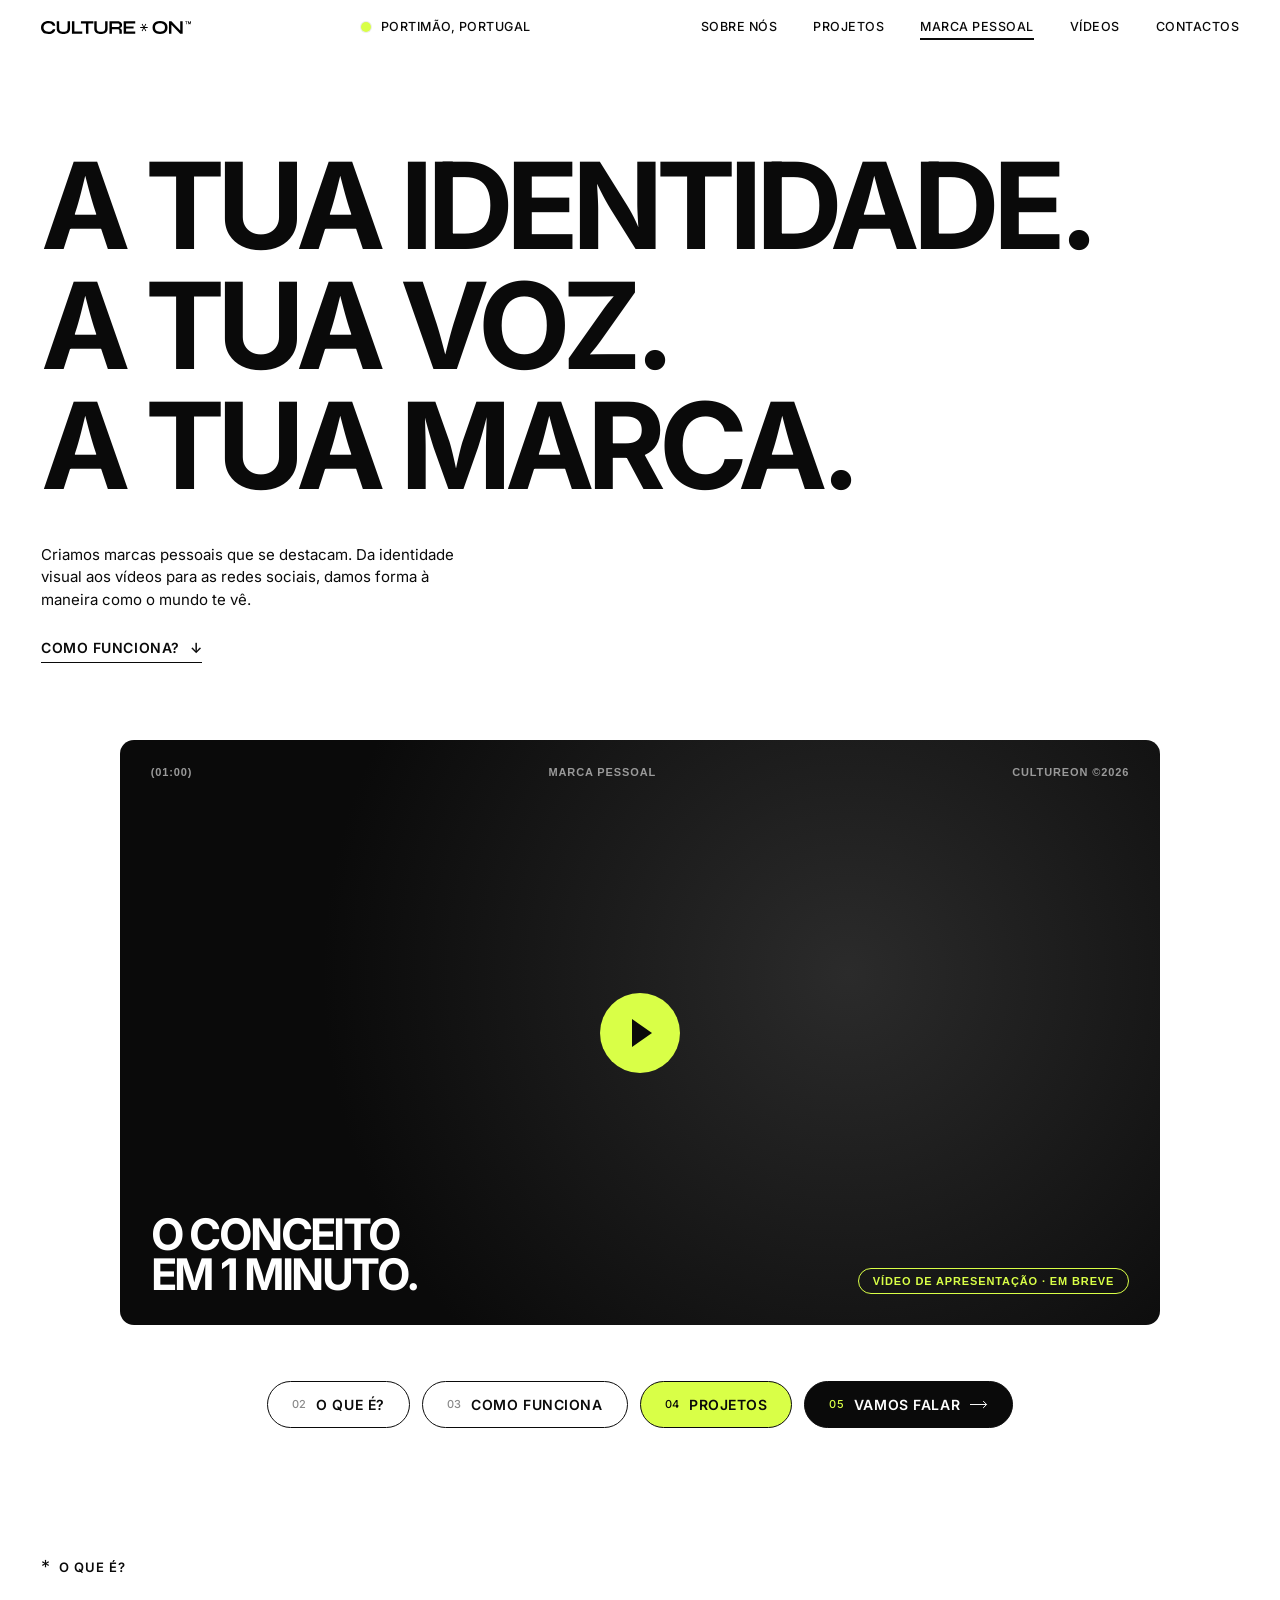
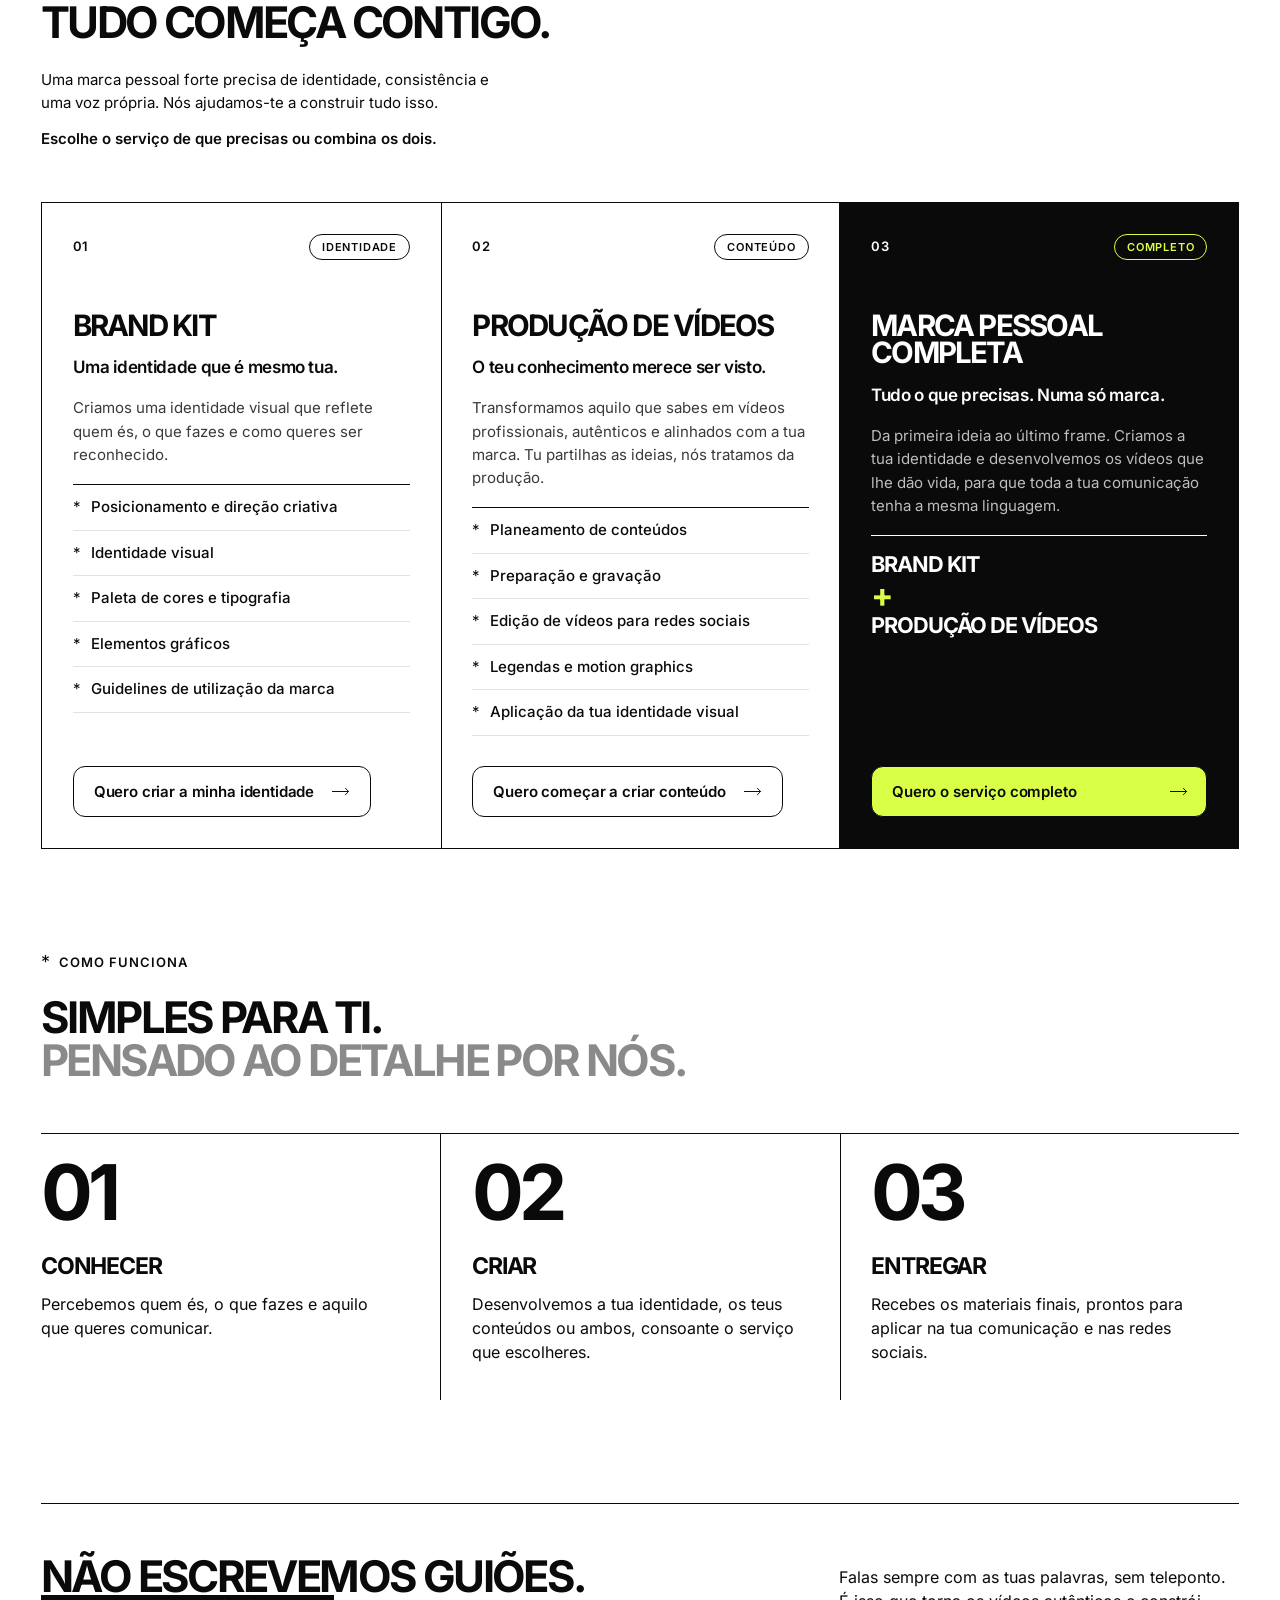
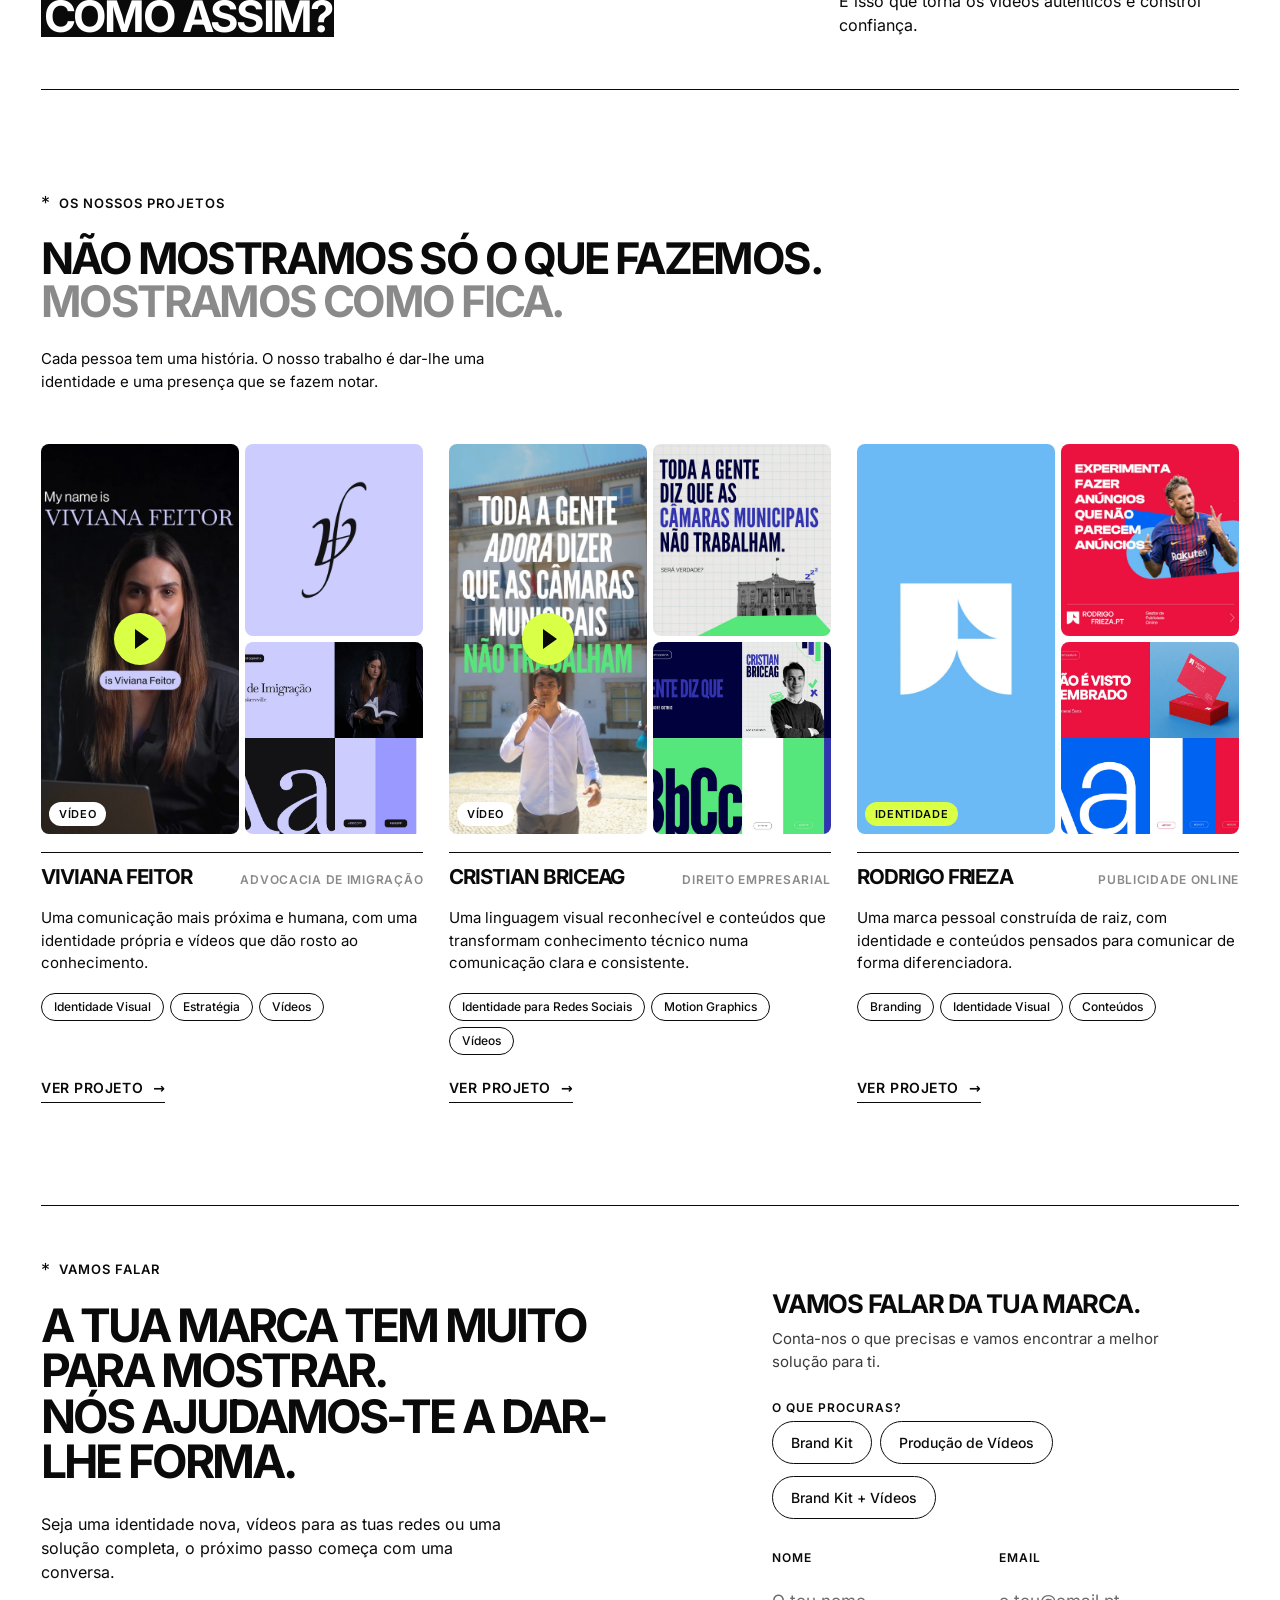
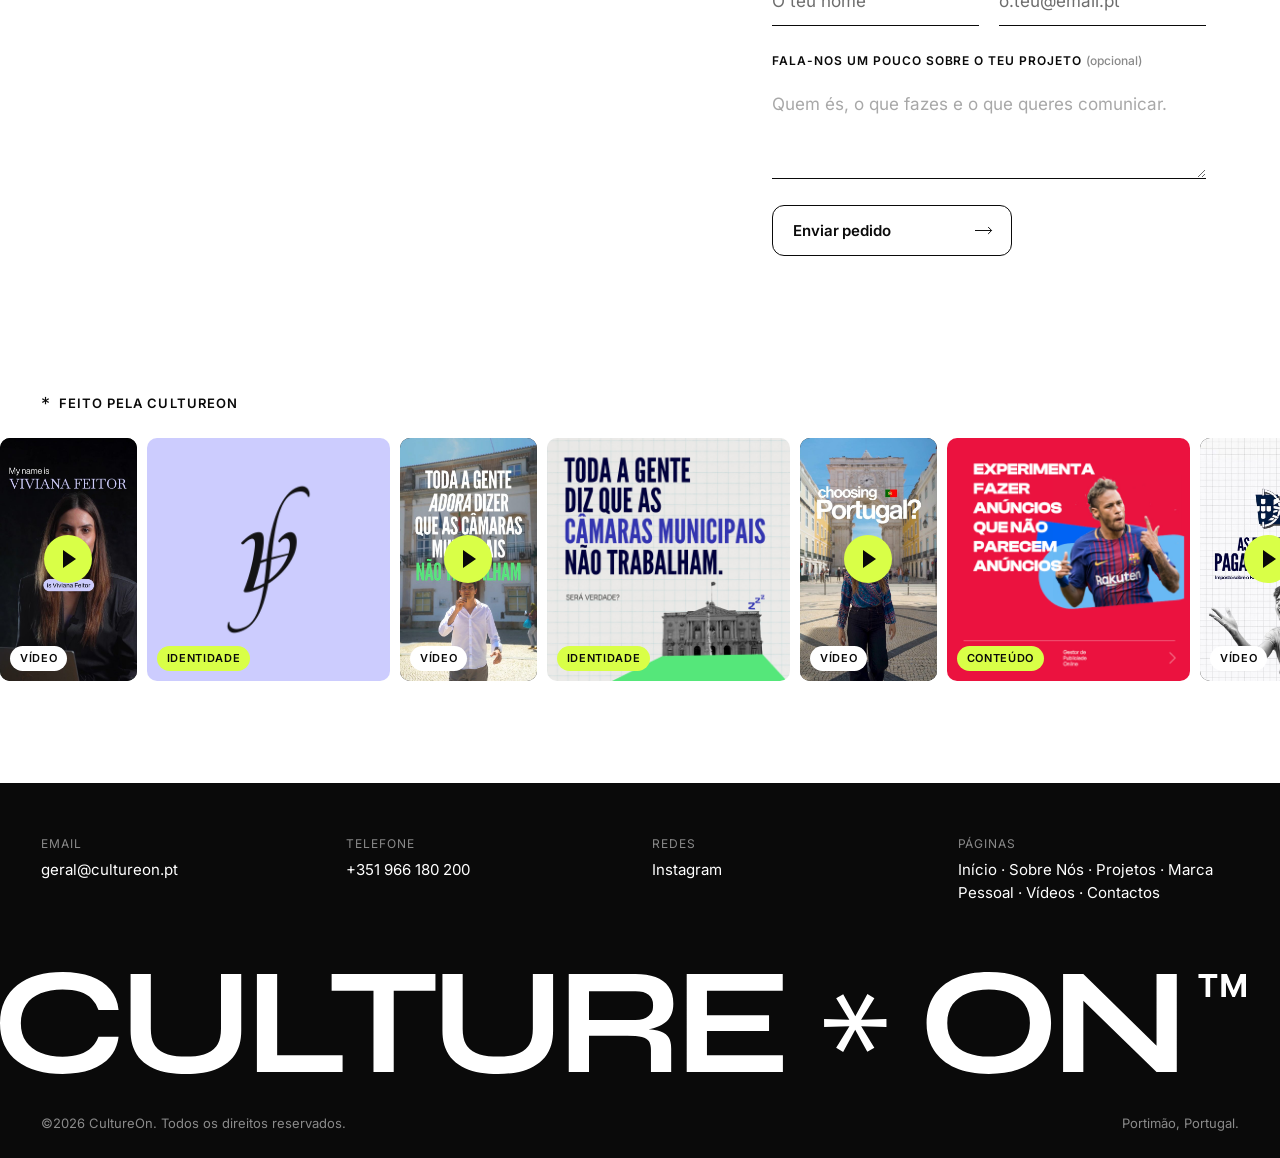
<file: marca-pessoal/index.html>
<!DOCTYPE html>
<html lang="pt-PT">
<head>
  <meta charset="utf-8">
  <meta name="viewport" content="width=device-width, initial-scale=1">
  <title>Marca Pessoal, Branding e Vídeos - CULTURE ON</title>
  <!--og--><meta property="og:image" content="https://cultureon.pt/assets/img/og-cultureon.jpg"><meta property="og:image:width" content="1200"><meta property="og:image:height" content="630"><meta property="og:url" content="https://cultureon.pt/marca-pessoal/"><meta property="og:type" content="website"><meta property="og:site_name" content="CULTURE ON"><meta name="twitter:card" content="summary_large_image"><meta name="twitter:image" content="https://cultureon.pt/assets/img/og-cultureon.jpg"><!--/og-->
  <!--fav--><link rel="icon" href="../favicon.ico" sizes="any"><link rel="icon" type="image/png" href="../assets/icons/favicon-32.png" media="(prefers-color-scheme: light)"><link rel="icon" type="image/png" href="../assets/icons/favicon-dark-32.png" media="(prefers-color-scheme: dark)"><link rel="apple-touch-icon" href="../assets/icons/apple-touch-icon.png"><!--/fav-->
  <meta name="description" content="Criamos a tua marca pessoal, desde a identidade visual à produção de vídeos para redes sociais. Descobre os serviços da CultureON.">
  <link rel="canonical" href="https://cultureon.pt/marca-pessoal/">
  <meta property="og:title" content="Marca Pessoal, Branding e Vídeos - CULTURE ON">
  <meta property="og:description" content="Criamos a tua marca pessoal, desde a identidade visual à produção de vídeos para redes sociais.">
  <link rel="preload" href="../assets/fonts/inter-latin-700-normal.woff2" as="font" type="font/woff2" crossorigin>
  <link rel="stylesheet" href="../styles.css?v=0694a41e">
  <link rel="stylesheet" href="mp2.css?v=2.7">
</head>
<body>

<header class="nav">
  <a href="../" class="nav__logo" aria-label="CultureOn - início">
    <img src="../assets/img/logo.svg" alt="Culture On" width="150" height="12">
  </a>
  <span class="nav__place"><i class="dot" aria-hidden="true"></i>Portimão, Portugal</span>
  <nav class="nav__links" aria-label="Principal">
    <a href="../about/">Sobre Nós</a>
    <a href="../projetos/">Projetos</a>
    <a href="../marca-pessoal/" aria-current="page">Marca Pessoal</a>
    <a href="../os-nossos-videos/">Vídeos</a>
    <a href="../contactos/">Contactos</a>
  </nav>
  <button class="nav__toggle" aria-label="Abrir menu" aria-expanded="false"><span></span><span></span></button>
</header>

<main class="mp2">

  <!-- 01 HERO -->
  <section class="hero hero--page mp2-hero page-hero">
    <h1 class="hero__title page-hero__title" style="--fit: 8.7">
      <span>A tua identidade.</span>
      <span>A tua voz.</span>
      <span>A tua marca.</span>
    </h1>
    <div class="mp2-hero__side page-hero__side">
      <p class="mp2-hero__lead page-hero__lead">Criamos marcas pessoais que se destacam. Da identidade visual aos vídeos para as redes sociais, damos forma à maneira como o mundo te vê.</p>
      <div class="mp2-hero__ctas">
        <a href="#servicos" class="mp2-link">Como funciona? <span aria-hidden="true">↓</span></a>
      </div>
    </div>
  </section>


  <section class="mp2-intro" aria-label="Vídeo de apresentação">
    <button class="mp2-intro__video" data-vimeo-modal="" disabled aria-label="Ver vídeo: o que é a Marca Pessoal da CultureON">
      <span class="mp2-intro__meta"><span>(01:00)</span><span>Marca Pessoal</span><span>CultureOn ©2026</span></span>
      <span class="mp2-intro__title">O conceito<br>em 1 minuto.</span>
      <span class="vcard__play mp2-intro__play" aria-hidden="true"></span>
      <span class="mp2-intro__soon">Vídeo de apresentação · em breve</span>
    </button>
  </section>

  <nav class="mp2-anchors" aria-label="Nesta página">
    <div class="mp2-anchors__inner">
      <a href="#servicos" class="mp2-pill"><small>02</small>O que é?</a>
      <a href="#como-funciona" class="mp2-pill"><small>03</small>Como funciona</a>
      <a href="#projetos" class="mp2-pill"><small>04</small>Projetos</a>
      <a href="#contacto" class="mp2-pill mp2-pill--cta" data-mp2-go><small>05</small>Vamos falar<span class="btn__arrow" aria-hidden="true"><svg width="26" height="12" viewBox="0 0 26 12" fill="none"><path d="M0 6h24M19 1l5 5-5 5" stroke="currentColor" stroke-width="1.4"/></svg></span></a>
    </div>
  </nav>

  <!-- 02 SERVIÇOS -->
  <section class="section" id="servicos">
    <header class="mp2-head">
      <div>
        <p class="eyebrow">O que é?</p>
        <h2 class="mp2-head__title">Tudo começa contigo.</h2>
      </div>
      <div class="mp2-head__aside">
        <p>Uma marca pessoal forte precisa de identidade, consistência e uma voz própria. Nós ajudamos-te a construir tudo isso.</p>
        <p><strong>Escolhe o serviço de que precisas ou combina os dois.</strong></p>
      </div>
    </header>

    <div class="mp2-services">
      <article class="mp2-svc reveal">
        <div class="mp2-svc__top"><span>01</span><span class="mp2-svc__kind">Identidade</span></div>
        <h3 class="mp2-svc__name">Brand Kit</h3>
        <p class="mp2-svc__sub">Uma identidade que é mesmo tua.</p>
        <p class="mp2-svc__desc">Criamos uma identidade visual que reflete quem és, o que fazes e como queres ser reconhecido.</p>
        <ul class="mp2-svc__list" aria-label="O que inclui">
          <li>Posicionamento e direção criativa</li>
          <li>Identidade visual</li>
          <li>Paleta de cores e tipografia</li>
          <li>Elementos gráficos</li>
          <li>Guidelines de utilização da marca</li>
        </ul>
        <div class="mp2-svc__cta">
          <a href="#contacto" class="btn" data-mp2-go data-service="Brand Kit"><span class="btn__label">Quero criar a minha identidade</span><span class="btn__arrow" aria-hidden="true"><svg width="26" height="12" viewBox="0 0 26 12" fill="none"><path d="M0 6h24M19 1l5 5-5 5" stroke="currentColor" stroke-width="1.4"/></svg></span></a>
        </div>
      </article>

      <article class="mp2-svc reveal">
        <div class="mp2-svc__top"><span>02</span><span class="mp2-svc__kind">Conteúdo</span></div>
        <h3 class="mp2-svc__name">Produção de Vídeos</h3>
        <p class="mp2-svc__sub">O teu conhecimento merece ser visto.</p>
        <p class="mp2-svc__desc">Transformamos aquilo que sabes em vídeos profissionais, autênticos e alinhados com a tua marca. Tu partilhas as ideias, nós tratamos da produção.</p>
        <ul class="mp2-svc__list" aria-label="O que inclui">
          <li>Planeamento de conteúdos</li>
          <li>Preparação e gravação</li>
          <li>Edição de vídeos para redes sociais</li>
          <li>Legendas e motion graphics</li>
          <li>Aplicação da tua identidade visual</li>
        </ul>
        <div class="mp2-svc__cta">
          <a href="#contacto" class="btn" data-mp2-go data-service="Produção de Vídeos"><span class="btn__label">Quero começar a criar conteúdo</span><span class="btn__arrow" aria-hidden="true"><svg width="26" height="12" viewBox="0 0 26 12" fill="none"><path d="M0 6h24M19 1l5 5-5 5" stroke="currentColor" stroke-width="1.4"/></svg></span></a>
        </div>
      </article>

      <article class="mp2-svc mp2-svc--full reveal">
        <div class="mp2-svc__top"><span>03</span><span class="mp2-svc__kind">Completo</span></div>
        <h3 class="mp2-svc__name">Marca Pessoal Completa</h3>
        <p class="mp2-svc__sub">Tudo o que precisas. Numa só marca.</p>
        <p class="mp2-svc__desc">Da primeira ideia ao último frame. Criamos a tua identidade e desenvolvemos os vídeos que lhe dão vida, para que toda a tua comunicação tenha a mesma linguagem.</p>
        <div class="mp2-formula" aria-label="Resumo da oferta: Brand Kit mais Produção de Vídeos">
          <span>Brand Kit</span>
          <span class="mp2-plus" aria-hidden="true">+</span>
          <span>Produção de Vídeos</span>
        </div>
        <div class="mp2-svc__cta">
          <a href="#contacto" class="btn" data-mp2-go data-service="Brand Kit + Vídeos"><span class="btn__label">Quero o serviço completo</span><span class="btn__arrow" aria-hidden="true"><svg width="26" height="12" viewBox="0 0 26 12" fill="none"><path d="M0 6h24M19 1l5 5-5 5" stroke="currentColor" stroke-width="1.4"/></svg></span></a>
        </div>
      </article>
    </div>
  </section>

  <!-- 03 COMO FUNCIONA -->
  <section class="section" id="como-funciona">
    <header class="mp2-head">
      <div>
        <p class="eyebrow">Como funciona</p>
        <h2 class="mp2-head__title">Simples para ti.<br><span class="muted">Pensado ao detalhe por nós.</span></h2>
      </div>
    </header>
    <ol class="mp2-steps">
      <li class="mp2-step reveal"><span class="mp2-step__num">01</span><h3 class="mp2-step__name">Conhecer</h3><p>Percebemos quem és, o que fazes e aquilo que queres comunicar.</p></li>
      <li class="mp2-step reveal"><span class="mp2-step__num">02</span><h3 class="mp2-step__name">Criar</h3><p>Desenvolvemos a tua identidade, os teus conteúdos ou ambos, consoante o serviço que escolheres.</p></li>
      <li class="mp2-step reveal"><span class="mp2-step__num">03</span><h3 class="mp2-step__name">Entregar</h3><p>Recebes os materiais finais, prontos para aplicar na tua comunicação e nas redes sociais.</p></li>
    </ol>
  </section>

  <!-- Manifesto (opcional, fora da estrutura do documento) -->
  <section class="section" aria-label="O que fazemos diferente">
    <div class="mp2-manifesto reveal">
      <h2 class="mp2-manifesto__title">Não escrevemos guiões.<br><mark>Como assim?</mark></h2>
      <p>Falas sempre com as tuas palavras, sem teleponto. É isso que torna os vídeos autênticos e constrói confiança.</p>
    </div>
  </section>

  <!-- 04 PROJETOS -->
  <section class="section" id="projetos">
    <header class="mp2-head">
      <div>
        <p class="eyebrow">Os nossos projetos</p>
        <h2 class="mp2-head__title">Não mostramos só o que fazemos.<br><span class="muted">Mostramos como fica.</span></h2>
      </div>
      <div class="mp2-head__aside">
        <p>Cada pessoa tem uma história. O nosso trabalho é dar-lhe uma identidade e uma presença que se fazem notar.</p>
      </div>
    </header>

    <div class="mp2-cases">
      <article class="mp2-case reveal">
        <div class="mp2-case__media">
          <div><button data-vimeo-modal="1232041265" aria-label="Ver vídeo de Viviana Feitor"><img src="../assets/img/videos/vimeo-1232041265.jpg" alt="Frame de vídeo de Viviana Feitor" loading="lazy"><span class="vcard__play" aria-hidden="true"></span></button><span class="mp2-reel__tag">Vídeo</span></div>
          <div><img src="../assets/img/projetos/viviana-feitor-3.jpg" alt="Símbolo da identidade de Viviana Feitor" loading="lazy"></div>
          <div><img src="../assets/img/projetos/viviana-feitor-4.jpg" alt="Aplicações da identidade de Viviana Feitor" loading="lazy"></div>
        </div>
        <div class="mp2-case__head"><h3 class="mp2-case__name">Viviana Feitor</h3><span class="mp2-case__area">Advocacia de Imigração</span></div>
        <p class="mp2-case__desc">Uma comunicação mais próxima e humana, com uma identidade própria e vídeos que dão rosto ao conhecimento.</p>
        <ul class="mp2-case__tags"><li>Identidade Visual</li><li>Estratégia</li><li>Vídeos</li></ul>
        <a href="../projetos/viviana-feitor/" class="mp2-link mp2-case__link">Ver projeto <span aria-hidden="true">→</span></a>
      </article>

      <article class="mp2-case reveal">
        <div class="mp2-case__media">
          <div><button data-vimeo-modal="1232040029" aria-label="Ver vídeo de Cristian Briceag"><img src="../assets/img/videos/vimeo-1232040029.jpg" alt="Frame de vídeo de Cristian Briceag" loading="lazy"><span class="vcard__play" aria-hidden="true"></span></button><span class="mp2-reel__tag">Vídeo</span></div>
          <div><img src="../assets/img/projetos/cristian-briceag-3.jpg" alt="Publicação com a identidade de Cristian Briceag" loading="lazy"></div>
          <div><img src="../assets/img/projetos/cristian-briceag-4.jpg" alt="Aplicações da identidade de Cristian Briceag" loading="lazy"></div>
        </div>
        <div class="mp2-case__head"><h3 class="mp2-case__name">Cristian Briceag</h3><span class="mp2-case__area">Direito Empresarial</span></div>
        <p class="mp2-case__desc">Uma linguagem visual reconhecível e conteúdos que transformam conhecimento técnico numa comunicação clara e consistente.</p>
        <ul class="mp2-case__tags"><li>Identidade para Redes Sociais</li><li>Motion Graphics</li><li>Vídeos</li></ul>
        <a href="../projetos/cristian-briceag/" class="mp2-link mp2-case__link">Ver projeto <span aria-hidden="true">→</span></a>
      </article>

      <article class="mp2-case reveal">
        <div class="mp2-case__media">
          <div><img src="../assets/img/projetos/rodrigo-frieza-2.jpg" alt="Símbolo da identidade de Rodrigo Frieza" loading="lazy"><span class="mp2-reel__tag mp2-reel__tag--id">Identidade</span></div>
          <div><img src="../assets/img/projetos/rodrigo-frieza-3.jpg" alt="Publicação com a identidade de Rodrigo Frieza" loading="lazy"></div>
          <div><img src="../assets/img/projetos/rodrigo-frieza-4.jpg" alt="Aplicações da identidade de Rodrigo Frieza" loading="lazy"></div>
        </div>
        <div class="mp2-case__head"><h3 class="mp2-case__name">Rodrigo Frieza</h3><span class="mp2-case__area">Publicidade Online</span></div>
        <p class="mp2-case__desc">Uma marca pessoal construída de raiz, com identidade e conteúdos pensados para comunicar de forma diferenciadora.</p>
        <ul class="mp2-case__tags"><li>Branding</li><li>Identidade Visual</li><li>Conteúdos</li></ul>
        <a href="../projetos/rodrigo-frieza/" class="mp2-link mp2-case__link">Ver projeto <span aria-hidden="true">→</span></a>
      </article>
    </div>
  </section>

  <!-- 05 CTA FINAL + CONTACTO -->
  <section class="section mp2-final" id="contacto">
    <div class="mp2-final__grid">
      <div>
        <p class="eyebrow">Vamos falar</p>
        <h2 class="mp2-final__title">A tua marca tem muito para mostrar.<br>Nós ajudamos-te a dar-lhe forma.</h2>
        <p class="mp2-final__text">Seja uma identidade nova, vídeos para as tuas redes ou uma solução completa, o próximo passo começa com uma conversa.</p>
      </div>

      <form class="form form--full mp2-form" id="mp2-form" action="https://formspree.io/f/xqpqldab" method="POST"
            data-subject="Novo pedido: Marca Pessoal" data-origin="Formulário Marca Pessoal"
            data-success="Obrigado pelo teu contacto! Recebemos a tua mensagem e entraremos em contacto contigo.">
        <div>
          <h3 class="mp2-form__title">Vamos falar da tua marca.</h3>
        </div>
        <p class="mp2-form__lead">Conta-nos o que precisas e vamos encontrar a melhor solução para ti.</p>
        <fieldset class="field field--chips">
          <legend>O que procuras?</legend>
          <label><input type="radio" name="servico" value="Brand Kit" required><span>Brand Kit</span></label>
          <label><input type="radio" name="servico" value="Produção de Vídeos"><span>Produção de Vídeos</span></label>
          <label><input type="radio" name="servico" value="Brand Kit + Vídeos"><span>Brand Kit + Vídeos</span></label>
        </fieldset>
        <div class="mp2-form__row">
          <div class="field">
            <label for="mp2-nome">Nome</label>
            <input id="mp2-nome" name="nome" type="text" required autocomplete="name" placeholder="O teu nome">
          </div>
          <div class="field">
            <label for="mp2-email">Email</label>
            <input id="mp2-email" name="email" type="email" required autocomplete="email" placeholder="o.teu@email.pt">
          </div>
        </div>
        <div class="field">
          <label for="mp2-msg">Fala-nos um pouco sobre o teu projeto <span class="optional">(opcional)</span></label>
          <textarea id="mp2-msg" name="mensagem" rows="3" placeholder="Quem és, o que fazes e o que queres comunicar."></textarea>
        </div>
        <div class="form__submit">
          <button type="submit" class="btn"><span class="btn__label">Enviar pedido</span><span class="btn__arrow" aria-hidden="true"><svg width="26" height="12" viewBox="0 0 26 12" fill="none"><path d="M0 6h24M19 1l5 5-5 5" stroke="currentColor" stroke-width="1.4"/></svg></span></button>
          <p class="form__status" role="status" aria-live="polite"></p>
        </div>
        <div class="mp2-done" role="status" aria-live="polite">
          <span class="mp2-done__mark" aria-hidden="true">✓</span>
          <h3>Pedido enviado.</h3>
          <p>Obrigado pelo teu contacto! Recebemos a tua mensagem e entraremos em contacto contigo.</p>
        </div>
      </form>
    </div>
  </section>
  <section class="mp2-reel mp2-reel--end" aria-label="Showreel: identidades visuais e vídeos de marca pessoal que já produzimos">
    <p class="eyebrow mp2-reel__eyebrow">Feito pela CultureON</p>
    <div class="mp2-reel__track"><ul class="mp2-reel__group"><li class="mp2-reel__card mp2-reel__card--v"><button data-vimeo-modal="1232041265" aria-label="Ver vídeo"><img src="../assets/img/videos/vimeo-1232041265.jpg" alt="" loading="lazy"><span class="vcard__play" aria-hidden="true"></span></button><span class="mp2-reel__tag">Vídeo</span></li><li class="mp2-reel__card mp2-reel__card--sq"><img src="../assets/img/projetos/viviana-feitor-3.jpg" alt="" loading="lazy"><span class="mp2-reel__tag mp2-reel__tag--id">Identidade</span></li><li class="mp2-reel__card mp2-reel__card--v"><button data-vimeo-modal="1232040029" aria-label="Ver vídeo"><img src="../assets/img/videos/vimeo-1232040029.jpg" alt="" loading="lazy"><span class="vcard__play" aria-hidden="true"></span></button><span class="mp2-reel__tag">Vídeo</span></li><li class="mp2-reel__card mp2-reel__card--sq"><img src="../assets/img/projetos/cristian-briceag-3.jpg" alt="" loading="lazy"><span class="mp2-reel__tag mp2-reel__tag--id">Identidade</span></li><li class="mp2-reel__card mp2-reel__card--v"><button data-vimeo-modal="1232040436" aria-label="Ver vídeo"><img src="../assets/img/videos/vimeo-1232040436.jpg" alt="" loading="lazy"><span class="vcard__play" aria-hidden="true"></span></button><span class="mp2-reel__tag">Vídeo</span></li><li class="mp2-reel__card mp2-reel__card--sq"><img src="../assets/img/projetos/rodrigo-frieza-3.jpg" alt="" loading="lazy"><span class="mp2-reel__tag mp2-reel__tag--id">Conteúdo</span></li><li class="mp2-reel__card mp2-reel__card--v"><button data-vimeo-modal="1232041633" aria-label="Ver vídeo"><img src="../assets/img/videos/vimeo-1232041633.jpg" alt="" loading="lazy"><span class="vcard__play" aria-hidden="true"></span></button><span class="mp2-reel__tag">Vídeo</span></li><li class="mp2-reel__card mp2-reel__card--sq"><img src="../assets/img/projetos/viviana-feitor-2.jpg" alt="" loading="lazy"><span class="mp2-reel__tag mp2-reel__tag--id">Identidade</span></li><li class="mp2-reel__card mp2-reel__card--v"><button data-vimeo-modal="1232039768" aria-label="Ver vídeo"><img src="../assets/img/videos/vimeo-1232039768.jpg" alt="" loading="lazy"><span class="vcard__play" aria-hidden="true"></span></button><span class="mp2-reel__tag">Vídeo</span></li><li class="mp2-reel__card mp2-reel__card--sq"><img src="../assets/img/projetos/rodrigo-frieza-2.jpg" alt="" loading="lazy"><span class="mp2-reel__tag mp2-reel__tag--id">Identidade</span></li><li class="mp2-reel__card mp2-reel__card--v"><button data-vimeo-modal="1232043314" aria-label="Ver vídeo"><img src="../assets/img/videos/vimeo-1232043314.jpg" alt="" loading="lazy"><span class="vcard__play" aria-hidden="true"></span></button><span class="mp2-reel__tag">Vídeo</span></li><li class="mp2-reel__card mp2-reel__card--sq"><img src="../assets/img/projetos/cristian-briceag-2.jpg" alt="" loading="lazy"><span class="mp2-reel__tag mp2-reel__tag--id">Identidade</span></li><li class="mp2-reel__card mp2-reel__card--v"><button data-vimeo-modal="1232040709" aria-label="Ver vídeo"><img src="../assets/img/videos/vimeo-1232040709.jpg" alt="" loading="lazy"><span class="vcard__play" aria-hidden="true"></span></button><span class="mp2-reel__tag">Vídeo</span></li><li class="mp2-reel__card mp2-reel__card--v"><button data-vimeo-modal="1232041436" aria-label="Ver vídeo"><img src="../assets/img/videos/vimeo-1232041436.jpg" alt="" loading="lazy"><span class="vcard__play" aria-hidden="true"></span></button><span class="mp2-reel__tag">Vídeo</span></li></ul><ul class="mp2-reel__group" aria-hidden="true"><li class="mp2-reel__card mp2-reel__card--v"><button data-vimeo-modal="1232041265" aria-label="Ver vídeo" tabindex="-1"><img src="../assets/img/videos/vimeo-1232041265.jpg" alt="" loading="lazy"><span class="vcard__play" aria-hidden="true"></span></button><span class="mp2-reel__tag">Vídeo</span></li><li class="mp2-reel__card mp2-reel__card--sq"><img src="../assets/img/projetos/viviana-feitor-3.jpg" alt="" loading="lazy"><span class="mp2-reel__tag mp2-reel__tag--id">Identidade</span></li><li class="mp2-reel__card mp2-reel__card--v"><button data-vimeo-modal="1232040029" aria-label="Ver vídeo" tabindex="-1"><img src="../assets/img/videos/vimeo-1232040029.jpg" alt="" loading="lazy"><span class="vcard__play" aria-hidden="true"></span></button><span class="mp2-reel__tag">Vídeo</span></li><li class="mp2-reel__card mp2-reel__card--sq"><img src="../assets/img/projetos/cristian-briceag-3.jpg" alt="" loading="lazy"><span class="mp2-reel__tag mp2-reel__tag--id">Identidade</span></li><li class="mp2-reel__card mp2-reel__card--v"><button data-vimeo-modal="1232040436" aria-label="Ver vídeo" tabindex="-1"><img src="../assets/img/videos/vimeo-1232040436.jpg" alt="" loading="lazy"><span class="vcard__play" aria-hidden="true"></span></button><span class="mp2-reel__tag">Vídeo</span></li><li class="mp2-reel__card mp2-reel__card--sq"><img src="../assets/img/projetos/rodrigo-frieza-3.jpg" alt="" loading="lazy"><span class="mp2-reel__tag mp2-reel__tag--id">Conteúdo</span></li><li class="mp2-reel__card mp2-reel__card--v"><button data-vimeo-modal="1232041633" aria-label="Ver vídeo" tabindex="-1"><img src="../assets/img/videos/vimeo-1232041633.jpg" alt="" loading="lazy"><span class="vcard__play" aria-hidden="true"></span></button><span class="mp2-reel__tag">Vídeo</span></li><li class="mp2-reel__card mp2-reel__card--sq"><img src="../assets/img/projetos/viviana-feitor-2.jpg" alt="" loading="lazy"><span class="mp2-reel__tag mp2-reel__tag--id">Identidade</span></li><li class="mp2-reel__card mp2-reel__card--v"><button data-vimeo-modal="1232039768" aria-label="Ver vídeo" tabindex="-1"><img src="../assets/img/videos/vimeo-1232039768.jpg" alt="" loading="lazy"><span class="vcard__play" aria-hidden="true"></span></button><span class="mp2-reel__tag">Vídeo</span></li><li class="mp2-reel__card mp2-reel__card--sq"><img src="../assets/img/projetos/rodrigo-frieza-2.jpg" alt="" loading="lazy"><span class="mp2-reel__tag mp2-reel__tag--id">Identidade</span></li><li class="mp2-reel__card mp2-reel__card--v"><button data-vimeo-modal="1232043314" aria-label="Ver vídeo" tabindex="-1"><img src="../assets/img/videos/vimeo-1232043314.jpg" alt="" loading="lazy"><span class="vcard__play" aria-hidden="true"></span></button><span class="mp2-reel__tag">Vídeo</span></li><li class="mp2-reel__card mp2-reel__card--sq"><img src="../assets/img/projetos/cristian-briceag-2.jpg" alt="" loading="lazy"><span class="mp2-reel__tag mp2-reel__tag--id">Identidade</span></li><li class="mp2-reel__card mp2-reel__card--v"><button data-vimeo-modal="1232040709" aria-label="Ver vídeo" tabindex="-1"><img src="../assets/img/videos/vimeo-1232040709.jpg" alt="" loading="lazy"><span class="vcard__play" aria-hidden="true"></span></button><span class="mp2-reel__tag">Vídeo</span></li><li class="mp2-reel__card mp2-reel__card--v"><button data-vimeo-modal="1232041436" aria-label="Ver vídeo" tabindex="-1"><img src="../assets/img/videos/vimeo-1232041436.jpg" alt="" loading="lazy"><span class="vcard__play" aria-hidden="true"></span></button><span class="mp2-reel__tag">Vídeo</span></li></ul></div>
  </section>
</main>

<dialog class="vmodal" aria-label="Vídeo">
  <button class="vmodal__close" aria-label="Fechar">×</button>
  <div class="vmodal__frame"></div>
</dialog>

<footer class="footer footer--compact">
  <div class="footer__info">
    <div>
      <p class="footer__label">Email</p>
      <a href="mailto:geral@cultureon.pt">geral@cultureon.pt</a>
    </div>
    <div>
      <p class="footer__label">Telefone</p>
      <a href="tel:+351966180200">+351 966 180 200</a>
    </div>
    <div>
      <p class="footer__label">Redes</p>
      <a href="https://www.instagram.com/cultureon.pt">Instagram</a>
    </div>
    <div>
      <p class="footer__label">Páginas</p>
      <a href="../">Início</a> · <a href="../about/">Sobre Nós</a> · <a href="../projetos/">Projetos</a> · <a href="../marca-pessoal/">Marca Pessoal</a> · <a href="../os-nossos-videos/">Vídeos</a> · <a href="../contactos/">Contactos</a>
    </div>
  </div>

  <div class="footer__marquee" aria-hidden="true"><div class="marquee__track"><div class="marquee__group"><img src="../assets/img/logo-white.svg" alt="" width="1840" height="151"><img src="../assets/img/logo-white.svg" alt="" width="1840" height="151"><img src="../assets/img/logo-white.svg" alt="" width="1840" height="151"><img src="../assets/img/logo-white.svg" alt="" width="1840" height="151"></div><div class="marquee__group"><img src="../assets/img/logo-white.svg" alt="" width="1840" height="151"><img src="../assets/img/logo-white.svg" alt="" width="1840" height="151"><img src="../assets/img/logo-white.svg" alt="" width="1840" height="151"><img src="../assets/img/logo-white.svg" alt="" width="1840" height="151"></div></div></div>

  <div class="footer__bottom">
    <span>©2026 CultureOn. Todos os direitos reservados.</span>
    <span>Portimão, Portugal.</span>
  </div>
</footer>


<script src="../main.js?v=dd7f893d"></script>
<script src="mp2.js?v=2.0"></script>
</body>
</html>
</file>
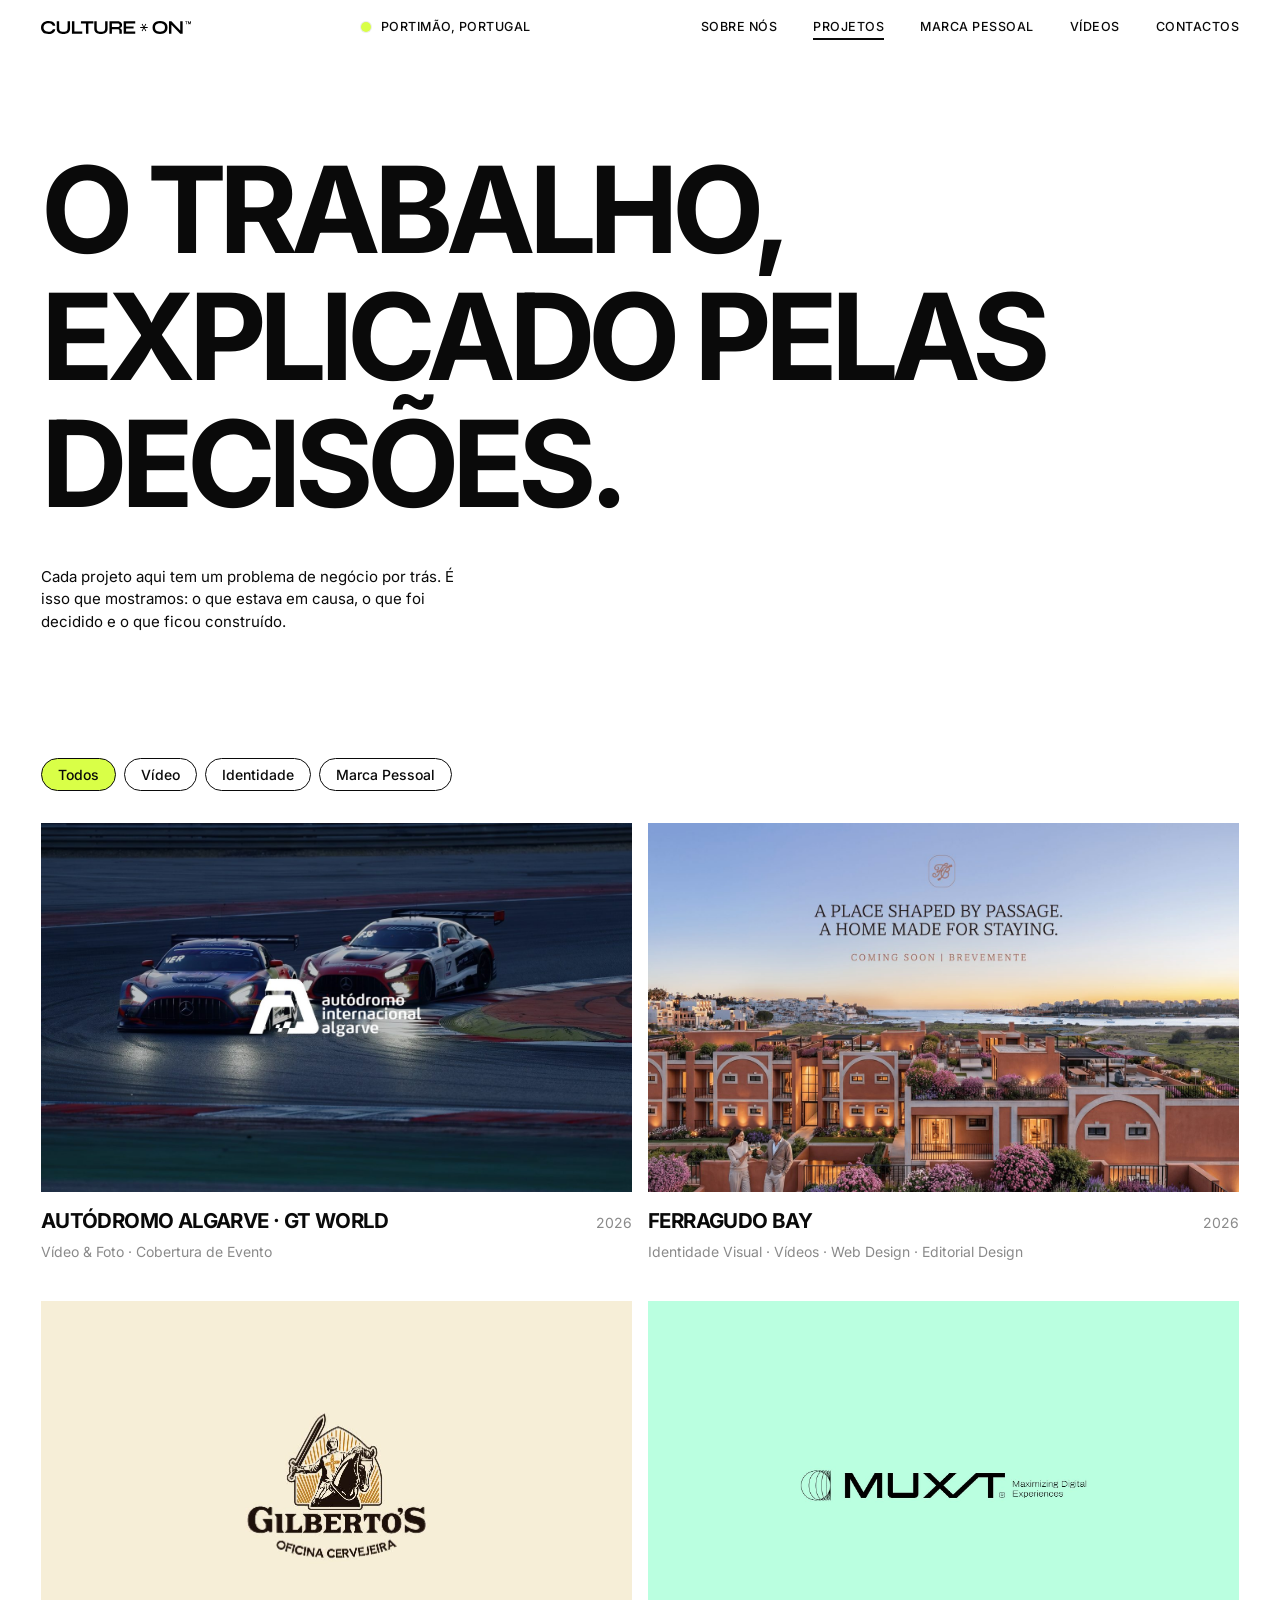
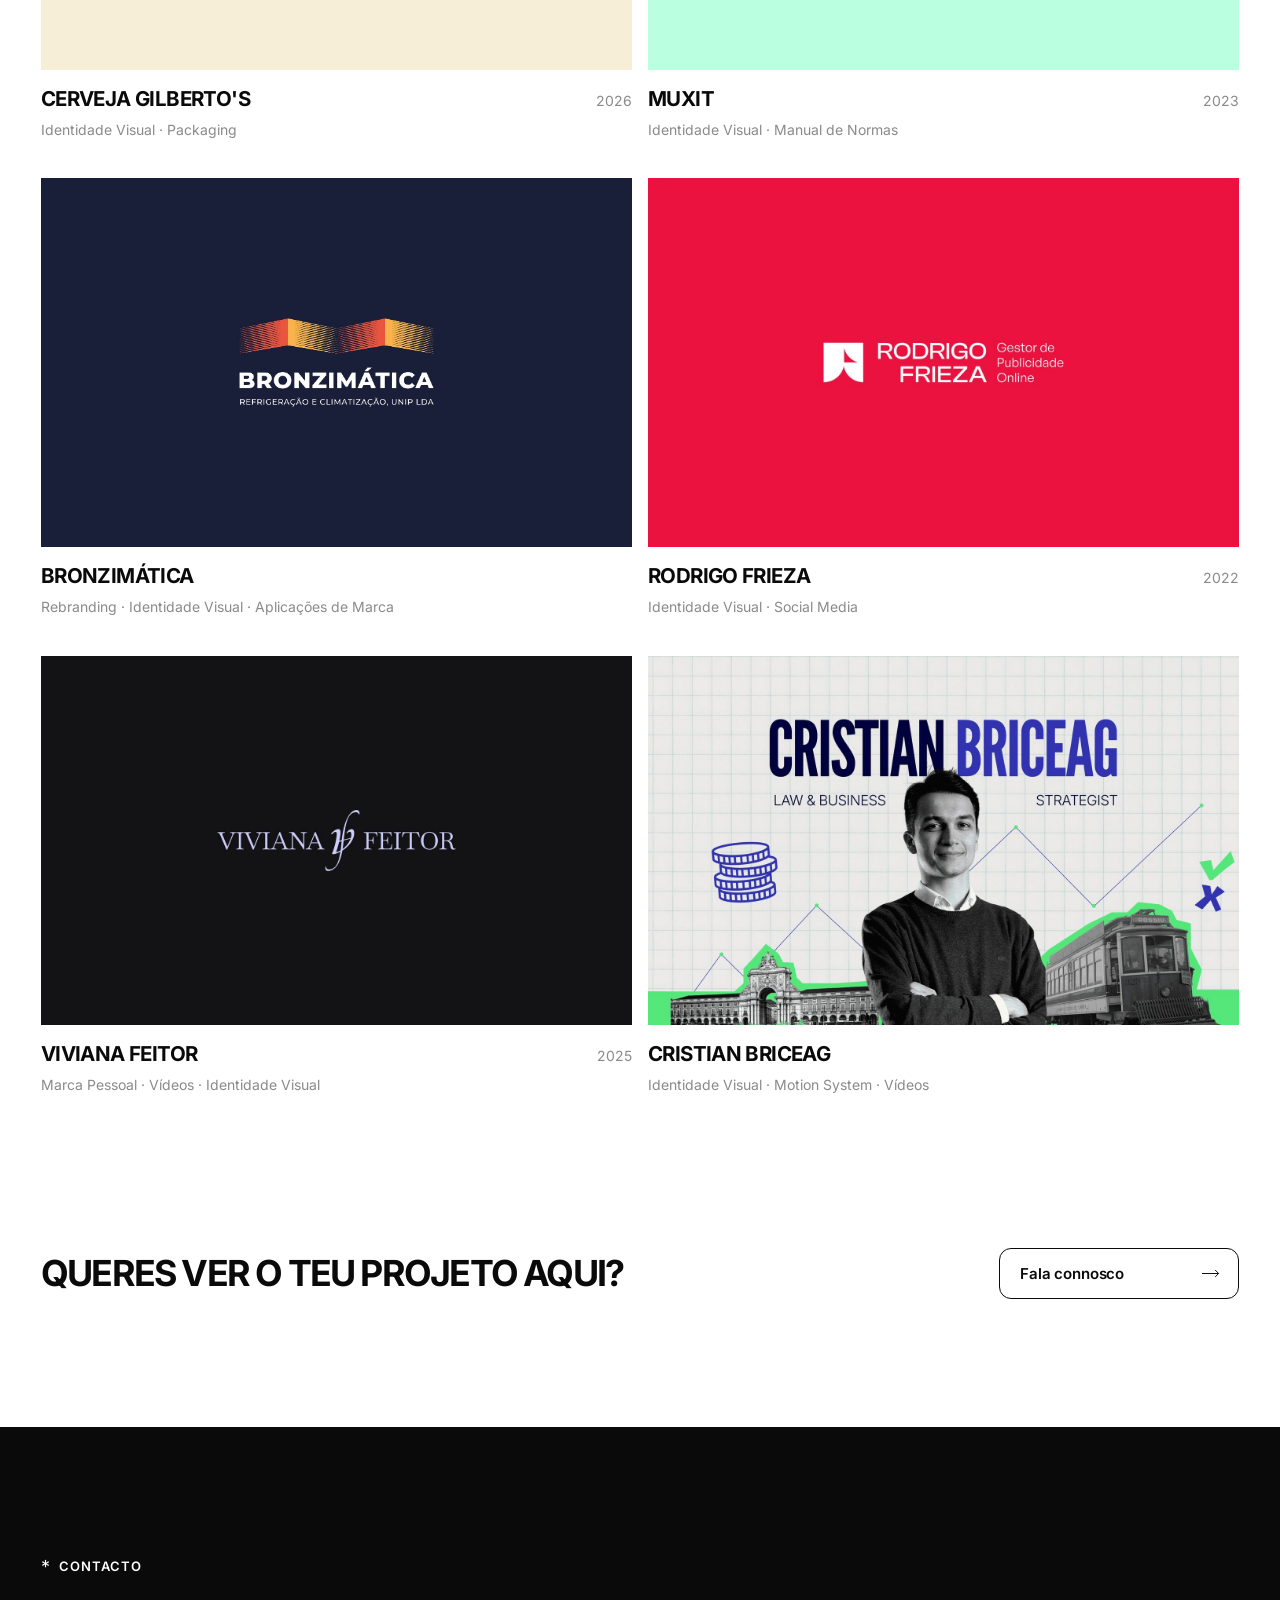
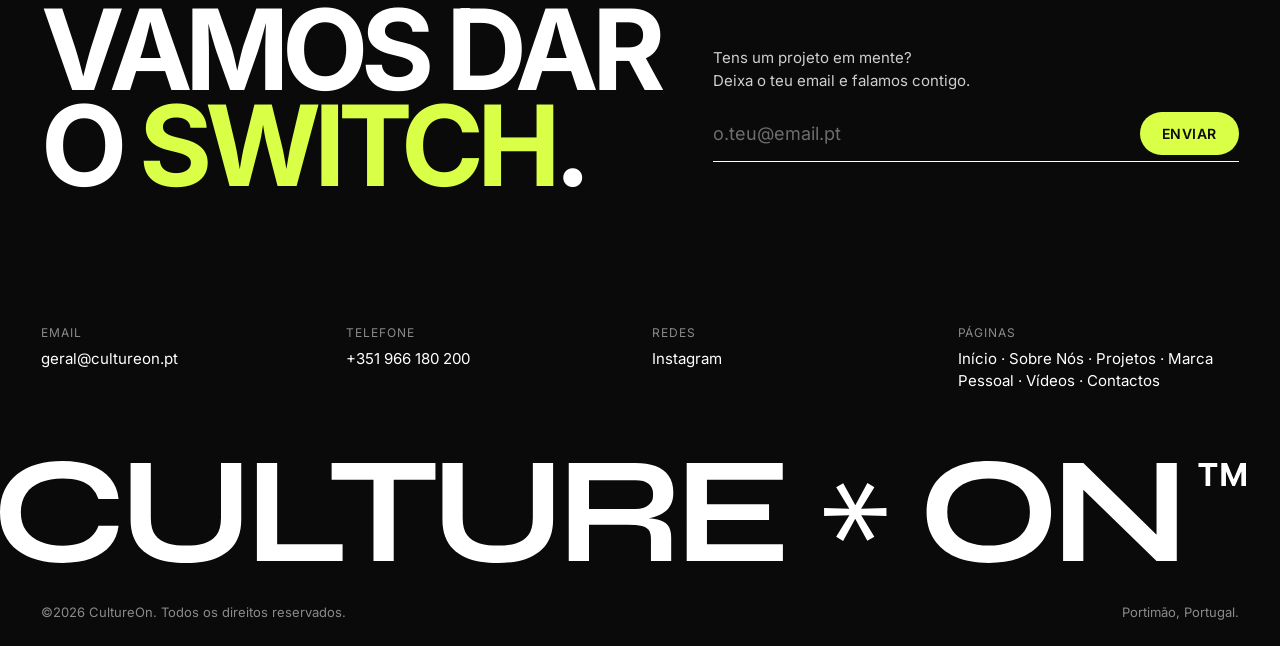
<file: projetos/index.html>
<!DOCTYPE html>
<html lang="pt-PT">
<head>
  <meta charset="utf-8">
  <meta name="viewport" content="width=device-width, initial-scale=1">
  <title>Projetos - CULTURE ON</title>
  <!--og--><meta property="og:image" content="https://cultureon.pt/assets/img/og-cultureon.jpg"><meta property="og:image:width" content="1200"><meta property="og:image:height" content="630"><meta property="og:url" content="https://cultureon.pt/projetos/"><meta property="og:type" content="website"><meta property="og:site_name" content="CULTURE ON"><meta name="twitter:card" content="summary_large_image"><meta name="twitter:image" content="https://cultureon.pt/assets/img/og-cultureon.jpg"><!--/og-->
  <!--fav--><link rel="icon" href="../favicon.ico" sizes="any"><link rel="icon" type="image/png" href="../assets/icons/favicon-32.png" media="(prefers-color-scheme: light)"><link rel="icon" type="image/png" href="../assets/icons/favicon-dark-32.png" media="(prefers-color-scheme: dark)"><link rel="apple-touch-icon" href="../assets/icons/apple-touch-icon.png"><!--/fav-->
  <meta name="description" content="O trabalho da CultureOn, explicado pelas decisões: estratégia, vídeo e design.">
  <meta property="og:title" content="Projetos - CULTURE ON">
  <link rel="preload" href="../assets/fonts/inter-latin-700-normal.woff2" as="font" type="font/woff2" crossorigin>
  <link rel="stylesheet" href="../styles.css?v=0694a41e">
</head>
<body>

<header class="nav">
  <a href="../" class="nav__logo" aria-label="CultureOn - início">
    <img src="../assets/img/logo.svg" alt="Culture On" width="150" height="12">
  </a>
  <span class="nav__place"><i class="dot" aria-hidden="true"></i>Portimão, Portugal</span>
  <nav class="nav__links" aria-label="Principal">
    <a href="../about/">Sobre Nós</a>
    <a href="../projetos/" aria-current="page">Projetos</a>
    <a href="../marca-pessoal/">Marca Pessoal</a>
    <a href="../os-nossos-videos/">Vídeos</a>
    <a href="../contactos/">Contactos</a>
  </nav>
  <button class="nav__toggle" aria-label="Abrir menu" aria-expanded="false"><span></span><span></span></button>
</header>

<main>
  <section class="hero hero--page page-hero">
    <h1 class="hero__title page-hero__title page-hero__title--comma is-sub" style="--fit: 5.53; --lh: 1">
      <span>O trabalho,</span>
      <span>explicado pelas</span>
      <span>decisões.</span>
    </h1>
    <div class="hero__side page-hero__side">
      <p class="hero__lead page-hero__lead">Cada projeto aqui tem um problema de negócio por trás. É isso que mostramos: o que estava em causa, o que foi decidido e o que ficou construído.</p>
    </div>
  </section>

  <section class="section section--tight projects">
    <div class="filters" role="group" aria-label="Filtrar projetos">
      <button class="chip is-active" data-filter="all">Todos</button><button class="chip" data-filter="video">Vídeo</button><button class="chip" data-filter="design">Identidade</button><button class="chip" data-filter="marca">Marca Pessoal</button>
    </div>
    <div class="projects__grid">
      <a href="../projetos/autodromo-internacional-do-algarve/" class="project reveal" data-cat="video">
        <div class="project__img"><img src="../assets/img/projetos/autodromo.jpg" alt="Autódromo Algarve · GT World" loading="lazy"></div>
        <div class="project__meta">
          <h3>Autódromo Algarve · GT World</h3>
          <span>2026</span>
        </div>
        <p class="project__tags">Vídeo &amp; Foto · Cobertura de Evento</p>
      </a>
      <a href="../projetos/ferragudo-bay/" class="project reveal" data-cat="design">
        <div class="project__img"><img src="../assets/img/projetos/ferragudo-bay.jpg" alt="Ferragudo Bay" loading="lazy"></div>
        <div class="project__meta">
          <h3>Ferragudo Bay</h3>
          <span>2026</span>
        </div>
        <p class="project__tags">Identidade Visual · Vídeos · Web Design · Editorial Design</p>
      </a>
      <a href="../projetos/cerveja-gilbertos/" class="project reveal" data-cat="design">
        <div class="project__img"><img src="../assets/img/projetos/gilbertos.jpg" alt="Cerveja Gilberto&#x27;s" loading="lazy"></div>
        <div class="project__meta">
          <h3>Cerveja Gilberto&#x27;s</h3>
          <span>2026</span>
        </div>
        <p class="project__tags">Identidade Visual · Packaging</p>
      </a>
      <a href="../projetos/muxit/" class="project reveal" data-cat="design">
        <div class="project__img"><img src="../assets/img/projetos/muxit.jpg" alt="Muxit" loading="lazy"></div>
        <div class="project__meta">
          <h3>Muxit</h3>
          <span>2023</span>
        </div>
        <p class="project__tags">Identidade Visual · Manual de Normas</p>
      </a>
      <a href="../projetos/bronzimatica/" class="project reveal" data-cat="design">
        <div class="project__img"><img src="../assets/img/projetos/bronzimatica.jpg" alt="Bronzimática" loading="lazy"></div>
        <div class="project__meta">
          <h3>Bronzimática</h3>
          
        </div>
        <p class="project__tags">Rebranding · Identidade Visual · Aplicações de Marca</p>
      </a>
      <a href="../projetos/rodrigo-frieza/" class="project reveal" data-cat="marca">
        <div class="project__img"><img src="../assets/img/projetos/rodrigo-frieza.jpg" alt="Rodrigo Frieza" loading="lazy"></div>
        <div class="project__meta">
          <h3>Rodrigo Frieza</h3>
          <span>2022</span>
        </div>
        <p class="project__tags">Identidade Visual · Social Media</p>
      </a>
      <a href="../projetos/viviana-feitor/" class="project reveal" data-cat="marca">
        <div class="project__img"><img src="../assets/img/projetos/viviana-feitor.jpg" alt="Viviana Feitor" loading="lazy"></div>
        <div class="project__meta">
          <h3>Viviana Feitor</h3>
          <span>2025</span>
        </div>
        <p class="project__tags">Marca Pessoal · Vídeos · Identidade Visual</p>
      </a>
      <a href="../projetos/cristian-briceag/" class="project reveal" data-cat="marca">
        <div class="project__img"><img src="../assets/img/projetos/cristian-briceag.jpg" alt="Cristian Briceag" loading="lazy"></div>
        <div class="project__meta">
          <h3>Cristian Briceag</h3>
          
        </div>
        <p class="project__tags">Identidade Visual · Motion System · Vídeos</p>
      </a>
    </div>
    <p class="filters__empty" hidden>Nenhum projeto nesta categoria. Ainda.</p>
  </section>

  <section class="section cta-band">
    <p class="cta-band__text is-sub">Queres ver o teu projeto aqui?</p>
    <a href="../contactos/" class="btn"><span class="btn__label">Fala connosco</span><span class="btn__arrow" aria-hidden="true"><svg width="26" height="12" viewBox="0 0 26 12" fill="none"><path d="M0 6h24M19 1l5 5-5 5" stroke="currentColor" stroke-width="1.4"/></svg></span></a>
  </section>
</main>

<footer class="footer" id="contacto">
  <div class="footer__top">
    <div>
      <p class="eyebrow eyebrow--light">Contacto</p>
      <h2 class="footer__title is-title" style="--fit: 4.15">Vamos<br class="br-m"> dar<br class="br-d"><span class="sp-m">&nbsp;</span>o<br class="br-m"> <span class="accent">switch</span>.</h2>
    </div>
    <form class="form" action="https://formspree.io/f/xqpqldab" method="POST">
      <label for="email">Tens um projeto em mente?<br> Deixa o teu email e falamos contigo.</label>
      <div class="form__row">
        <input id="email" name="email" type="email" placeholder="o.teu@email.pt" required autocomplete="email">
        <button type="submit">Enviar</button>
      </div>
      <p class="form__status" role="status" aria-live="polite"></p>
    </form>
  </div>
  <div class="footer__info">
    <div>
      <p class="footer__label">Email</p>
      <a href="mailto:geral@cultureon.pt">geral@cultureon.pt</a>
    </div>
    <div>
      <p class="footer__label">Telefone</p>
      <a href="tel:+351966180200">+351 966 180 200</a>
    </div>
    <div>
      <p class="footer__label">Redes</p>
      <a href="https://www.instagram.com/cultureon.pt">Instagram</a>
    </div>
    <div>
      <p class="footer__label">Páginas</p>
      <a href="../">Início</a> · <a href="../about/">Sobre Nós</a> · <a href="../projetos/">Projetos</a> · <a href="../marca-pessoal/">Marca Pessoal</a> · <a href="../os-nossos-videos/">Vídeos</a> · <a href="../contactos/">Contactos</a>
    </div>
  </div>

  <div class="footer__marquee" aria-hidden="true"><div class="marquee__track"><div class="marquee__group"><img src="../assets/img/logo-white.svg" alt="" width="1840" height="151"><img src="../assets/img/logo-white.svg" alt="" width="1840" height="151"><img src="../assets/img/logo-white.svg" alt="" width="1840" height="151"><img src="../assets/img/logo-white.svg" alt="" width="1840" height="151"></div><div class="marquee__group"><img src="../assets/img/logo-white.svg" alt="" width="1840" height="151"><img src="../assets/img/logo-white.svg" alt="" width="1840" height="151"><img src="../assets/img/logo-white.svg" alt="" width="1840" height="151"><img src="../assets/img/logo-white.svg" alt="" width="1840" height="151"></div></div></div>

  <div class="footer__bottom">
    <span>©2026 CultureOn. Todos os direitos reservados.</span>
    <span>Portimão, Portugal.</span>
  </div>
</footer>

<script src="../main.js?v=dd7f893d"></script>
</body>
</html>
</file>
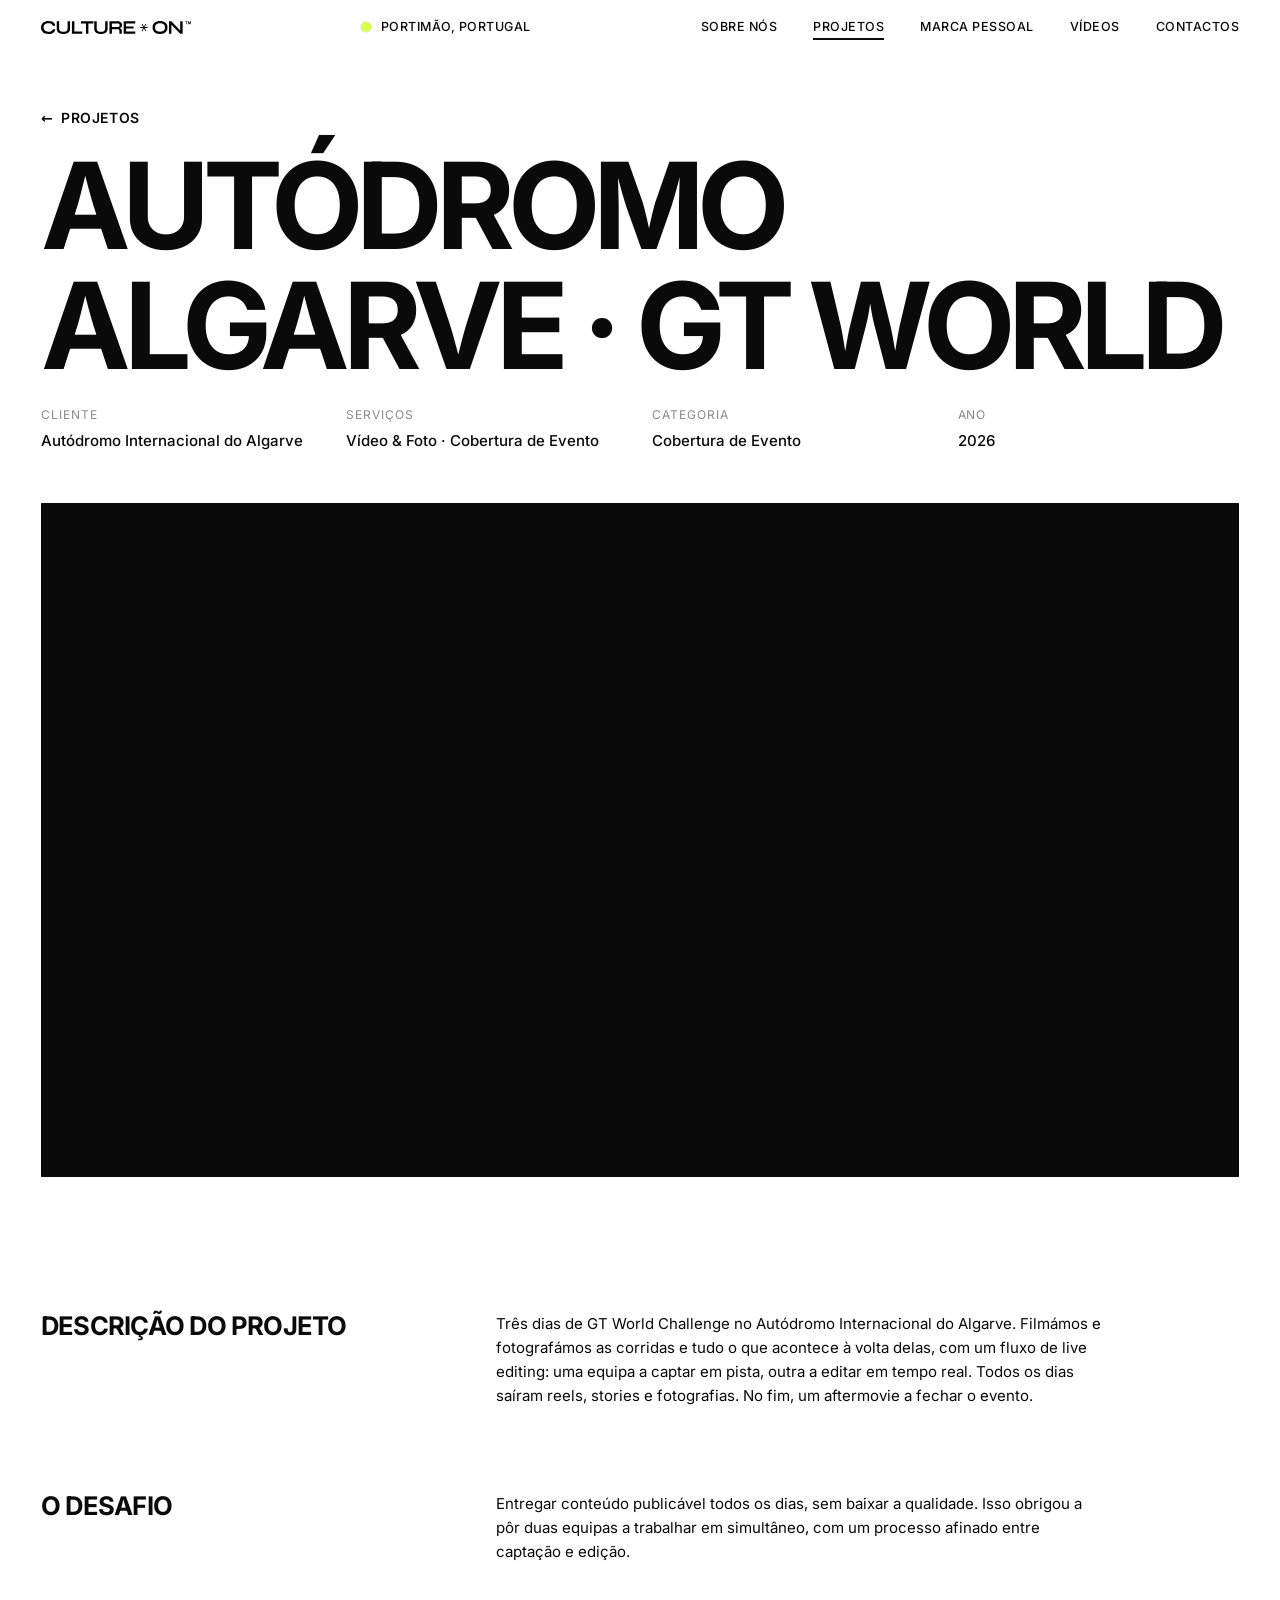
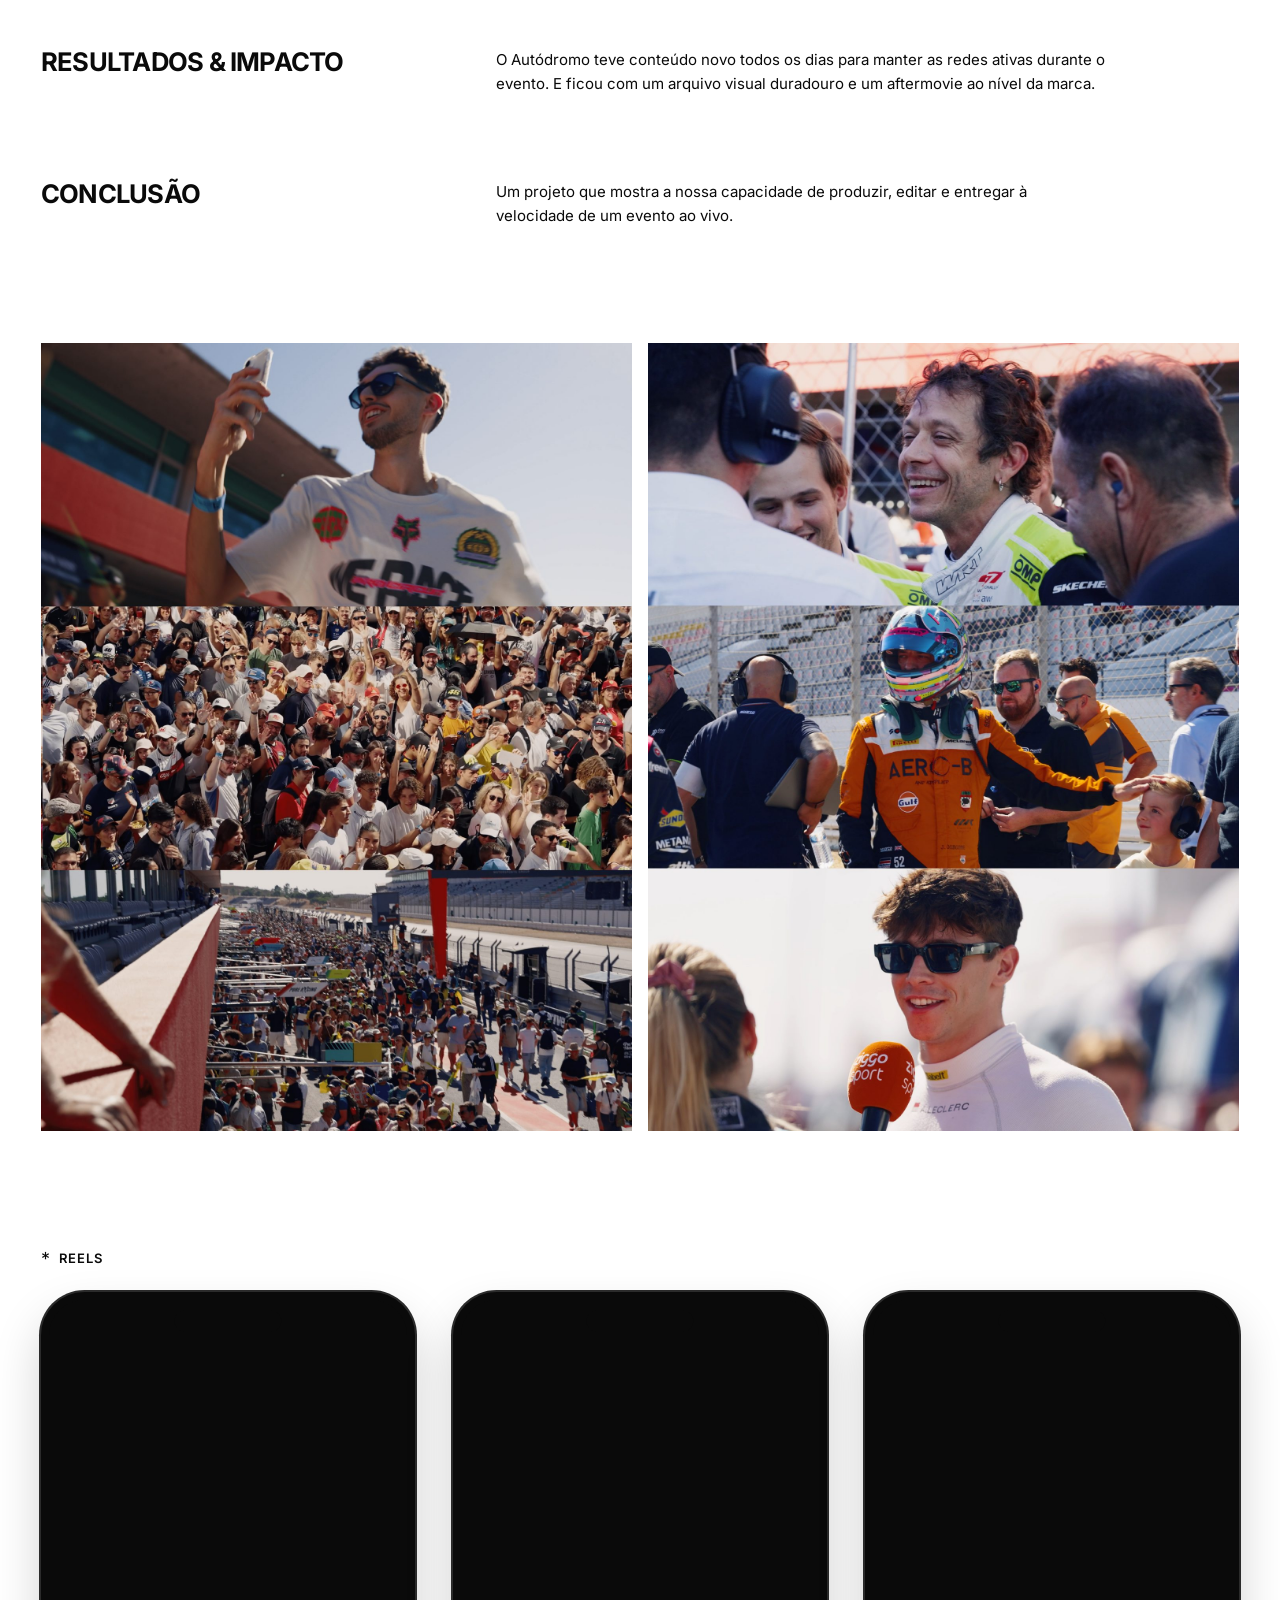
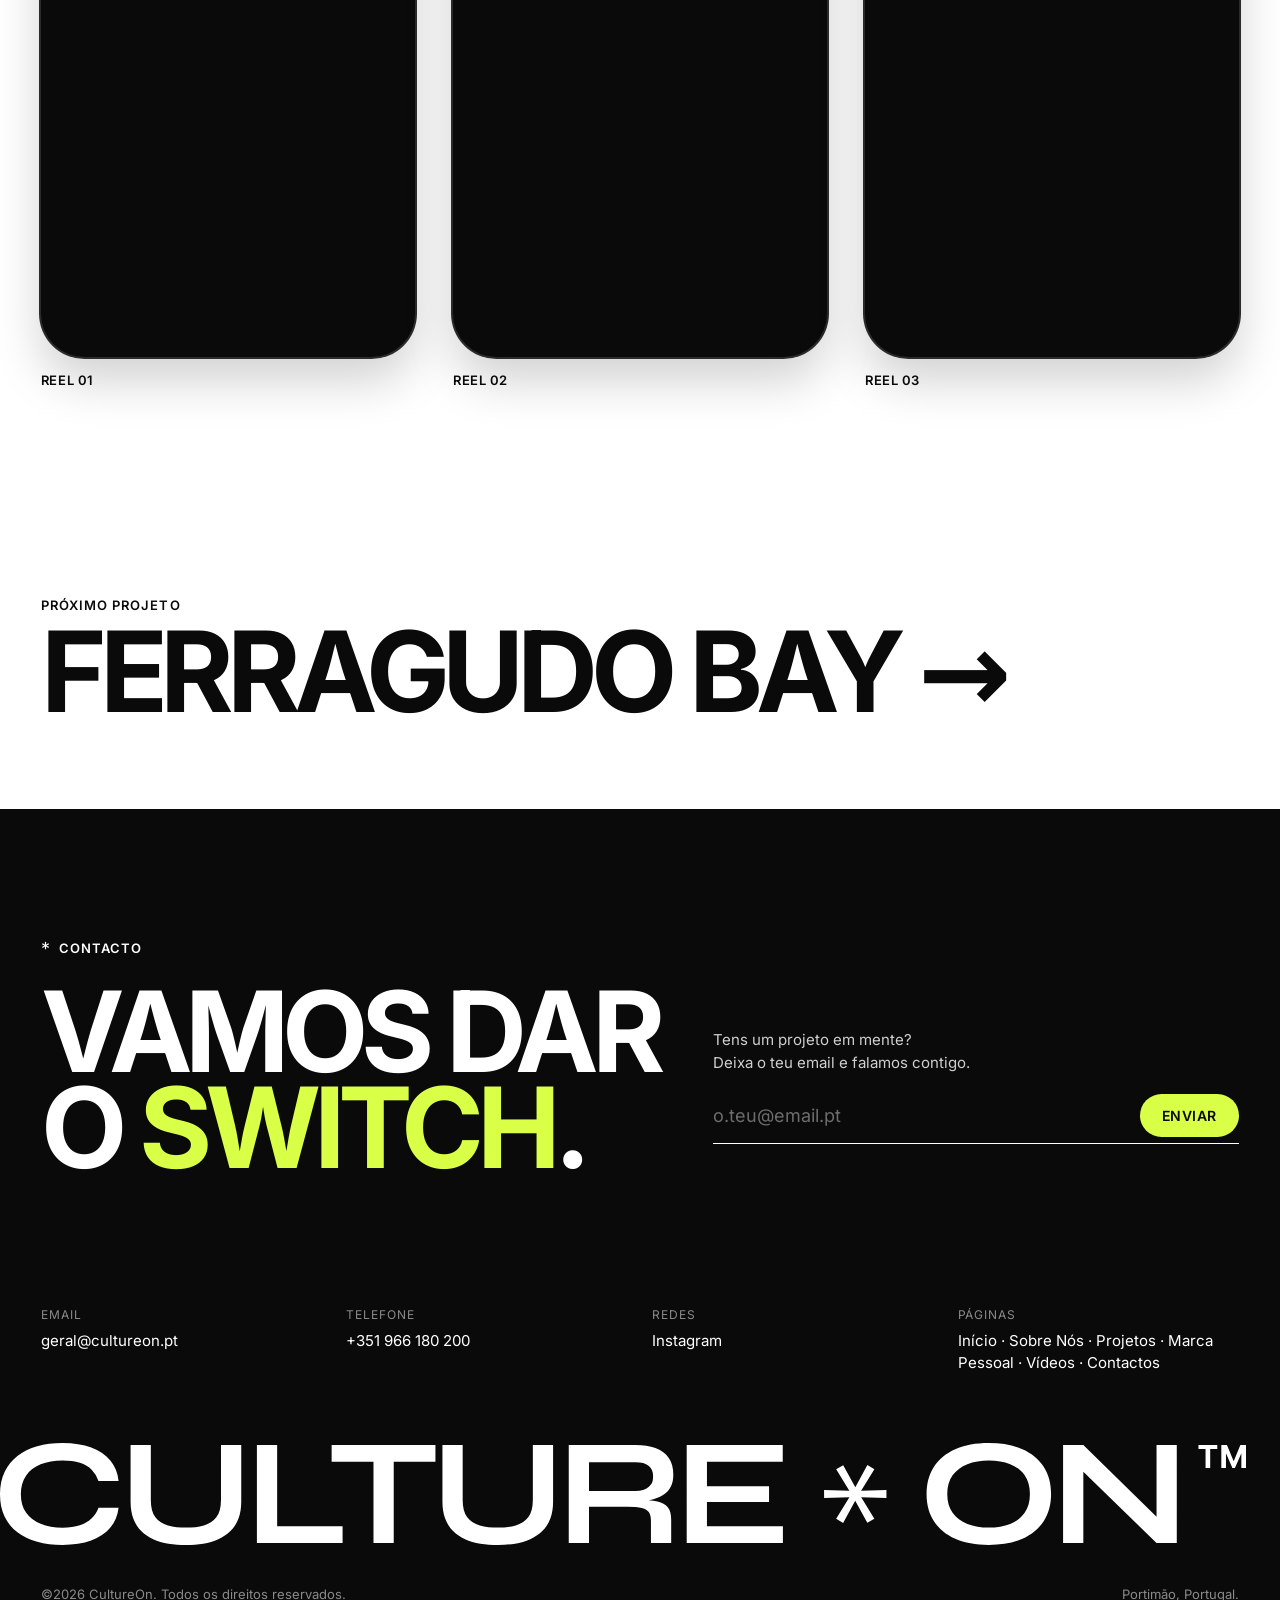
<file: projetos/autodromo-internacional-do-algarve/index.html>
<!DOCTYPE html>
<html lang="pt-PT">
<head>
  <meta charset="utf-8">
  <meta name="viewport" content="width=device-width, initial-scale=1">
  <title>Autódromo Algarve · GT World - Projetos CULTURE ON</title>
  <!--og--><meta property="og:image" content="https://cultureon.pt/assets/img/projetos/autodromo.jpg"><meta property="og:url" content="https://cultureon.pt/projetos/autodromo-internacional-do-algarve/"><meta property="og:type" content="website"><meta property="og:site_name" content="CULTURE ON"><meta name="twitter:card" content="summary_large_image"><meta name="twitter:image" content="https://cultureon.pt/assets/img/projetos/autodromo.jpg"><!--/og-->
  <!--fav--><link rel="icon" href="../../favicon.ico" sizes="any"><link rel="icon" type="image/png" href="../../assets/icons/favicon-32.png" media="(prefers-color-scheme: light)"><link rel="icon" type="image/png" href="../../assets/icons/favicon-dark-32.png" media="(prefers-color-scheme: dark)"><link rel="apple-touch-icon" href="../../assets/icons/apple-touch-icon.png"><!--/fav-->
  <meta name="description" content="Três dias de GT World Challenge no Autódromo Internacional do Algarve. Filmámos e fotografámos as corridas e tudo o que acontece à volta delas, com um">
  <meta property="og:title" content="Autódromo Algarve · GT World - Projetos CULTURE ON">
  <link rel="preload" href="../../assets/fonts/inter-latin-700-normal.woff2" as="font" type="font/woff2" crossorigin>
  <link rel="stylesheet" href="../../styles.css?v=0694a41e">
</head>
<body>

<header class="nav">
  <a href="../../" class="nav__logo" aria-label="CultureOn - início">
    <img src="../../assets/img/logo.svg" alt="Culture On" width="150" height="12">
  </a>
  <span class="nav__place"><i class="dot" aria-hidden="true"></i>Portimão, Portugal</span>
  <nav class="nav__links" aria-label="Principal">
    <a href="../../about/">Sobre Nós</a>
    <a href="../../projetos/" aria-current="page">Projetos</a>
    <a href="../../marca-pessoal/">Marca Pessoal</a>
    <a href="../../os-nossos-videos/">Vídeos</a>
    <a href="../../contactos/">Contactos</a>
  </nav>
  <button class="nav__toggle" aria-label="Abrir menu" aria-expanded="false"><span></span><span></span></button>
</header>

<main class="case">
  <section class="case__head page-hero page-hero--case">
    <a href="../" class="link-arrow link-arrow--back"><span aria-hidden="true">←</span> Projetos</a>
    <h1 class="case__title page-hero__title is-title" style="--fit: 6.42; --lh: 1">Autódromo Algarve · GT World</h1>
    <dl class="case__meta">
      <div><dt>Cliente</dt><dd>Autódromo Internacional do Algarve</dd></div>
      <div><dt>Serviços</dt><dd>Vídeo &amp; Foto · Cobertura de Evento</dd></div>
      <div><dt>Categoria</dt><dd>Cobertura de Evento</dd></div>
      <div><dt>Ano</dt><dd>2026</dd></div>
    </dl>
  </section>

  <figure class="case__cover case__cover--video">
    <iframe src="https://player.vimeo.com/video/1243207672?title=0&amp;byline=0&amp;portrait=0&amp;dnt=1" title="Autódromo Algarve · GT World - vídeo" allow="autoplay; fullscreen; picture-in-picture" allowfullscreen></iframe>
  </figure>


  <section class="case__body">
    <div class="case__block reveal">
      <h2>Descrição do projeto</h2>
      <p>Três dias de GT World Challenge no Autódromo Internacional do Algarve. Filmámos e fotografámos as corridas e tudo o que acontece à volta delas, com um fluxo de live editing: uma equipa a captar em pista, outra a editar em tempo real. Todos os dias saíram reels, stories e fotografias. No fim, um aftermovie a fechar o evento.</p>
    </div>
    <div class="case__block reveal">
      <h2>O desafio</h2>
      <p>Entregar conteúdo publicável todos os dias, sem baixar a qualidade. Isso obrigou a pôr duas equipas a trabalhar em simultâneo, com um processo afinado entre captação e edição.</p>
    </div>
    <div class="case__block reveal">
      <h2>Resultados &amp; impacto</h2>
      <p>O Autódromo teve conteúdo novo todos os dias para manter as redes ativas durante o evento. E ficou com um arquivo visual duradouro e um aftermovie ao nível da marca.</p>
    </div>
    <div class="case__block reveal">
      <h2>Conclusão</h2>
      <p>Um projeto que mostra a nossa capacidade de produzir, editar e entregar à velocidade de um evento ao vivo.</p>
    </div>
  </section>

  <section class="case__gallery">
      <figure><img src="../../assets/img/projetos/autodromo-2.jpg" alt="Autódromo Algarve · GT World - imagem 2" width="1500" height="2000" loading="lazy"></figure>
      <figure><img src="../../assets/img/projetos/autodromo-3.jpg" alt="Autódromo Algarve · GT World - imagem 3" width="1500" height="2000" loading="lazy"></figure>
  </section>
  <section class="case__reels">
    <p class="eyebrow">Reels</p>
    <div class="phones">
      <figure class="phone reveal">
        <div class="phone__screen"><iframe src="https://player.vimeo.com/video/1243247176?title=0&amp;byline=0&amp;portrait=0&amp;dnt=1" title="Reel 01" loading="lazy" allow="autoplay; fullscreen; picture-in-picture" allowfullscreen></iframe></div>
        <figcaption>Reel 01</figcaption>
      </figure>
      <figure class="phone reveal">
        <div class="phone__screen"><iframe src="https://player.vimeo.com/video/1243246845?title=0&amp;byline=0&amp;portrait=0&amp;dnt=1" title="Reel 02" loading="lazy" allow="autoplay; fullscreen; picture-in-picture" allowfullscreen></iframe></div>
        <figcaption>Reel 02</figcaption>
      </figure>
      <figure class="phone reveal">
        <div class="phone__screen"><iframe src="https://player.vimeo.com/video/1243247354?title=0&amp;byline=0&amp;portrait=0&amp;dnt=1" title="Reel 03" loading="lazy" allow="autoplay; fullscreen; picture-in-picture" allowfullscreen></iframe></div>
        <figcaption>Reel 03</figcaption>
      </figure>
    </div>
  </section>
  <a href="../ferragudo-bay/" class="case__next">
    <span class="case__next-label">Próximo projeto</span>
    <span class="case__next-title is-title" style="--fit: 5.83">Ferragudo Bay <span aria-hidden="true">→</span></span>
  </a>
</main>

<footer class="footer" id="contacto">
  <div class="footer__top">
    <div>
      <p class="eyebrow eyebrow--light">Contacto</p>
      <h2 class="footer__title is-title" style="--fit: 4.15">Vamos<br class="br-m"> dar<br class="br-d"><span class="sp-m">&nbsp;</span>o<br class="br-m"> <span class="accent">switch</span>.</h2>
    </div>
    <form class="form" action="https://formspree.io/f/xqpqldab" method="POST">
      <label for="email">Tens um projeto em mente?<br> Deixa o teu email e falamos contigo.</label>
      <div class="form__row">
        <input id="email" name="email" type="email" placeholder="o.teu@email.pt" required autocomplete="email">
        <button type="submit">Enviar</button>
      </div>
      <p class="form__status" role="status" aria-live="polite"></p>
    </form>
  </div>
  <div class="footer__info">
    <div>
      <p class="footer__label">Email</p>
      <a href="mailto:geral@cultureon.pt">geral@cultureon.pt</a>
    </div>
    <div>
      <p class="footer__label">Telefone</p>
      <a href="tel:+351966180200">+351 966 180 200</a>
    </div>
    <div>
      <p class="footer__label">Redes</p>
      <a href="https://www.instagram.com/cultureon.pt">Instagram</a>
    </div>
    <div>
      <p class="footer__label">Páginas</p>
      <a href="../../">Início</a> · <a href="../../about/">Sobre Nós</a> · <a href="../../projetos/">Projetos</a> · <a href="../../marca-pessoal/">Marca Pessoal</a> · <a href="../../os-nossos-videos/">Vídeos</a> · <a href="../../contactos/">Contactos</a>
    </div>
  </div>

  <div class="footer__marquee" aria-hidden="true"><div class="marquee__track"><div class="marquee__group"><img src="../../assets/img/logo-white.svg" alt="" width="1840" height="151"><img src="../../assets/img/logo-white.svg" alt="" width="1840" height="151"><img src="../../assets/img/logo-white.svg" alt="" width="1840" height="151"><img src="../../assets/img/logo-white.svg" alt="" width="1840" height="151"></div><div class="marquee__group"><img src="../../assets/img/logo-white.svg" alt="" width="1840" height="151"><img src="../../assets/img/logo-white.svg" alt="" width="1840" height="151"><img src="../../assets/img/logo-white.svg" alt="" width="1840" height="151"><img src="../../assets/img/logo-white.svg" alt="" width="1840" height="151"></div></div></div>

  <div class="footer__bottom">
    <span>©2026 CultureOn. Todos os direitos reservados.</span>
    <span>Portimão, Portugal.</span>
  </div>
</footer>

<script src="../../main.js?v=dd7f893d"></script>
</body>
</html>
</file>
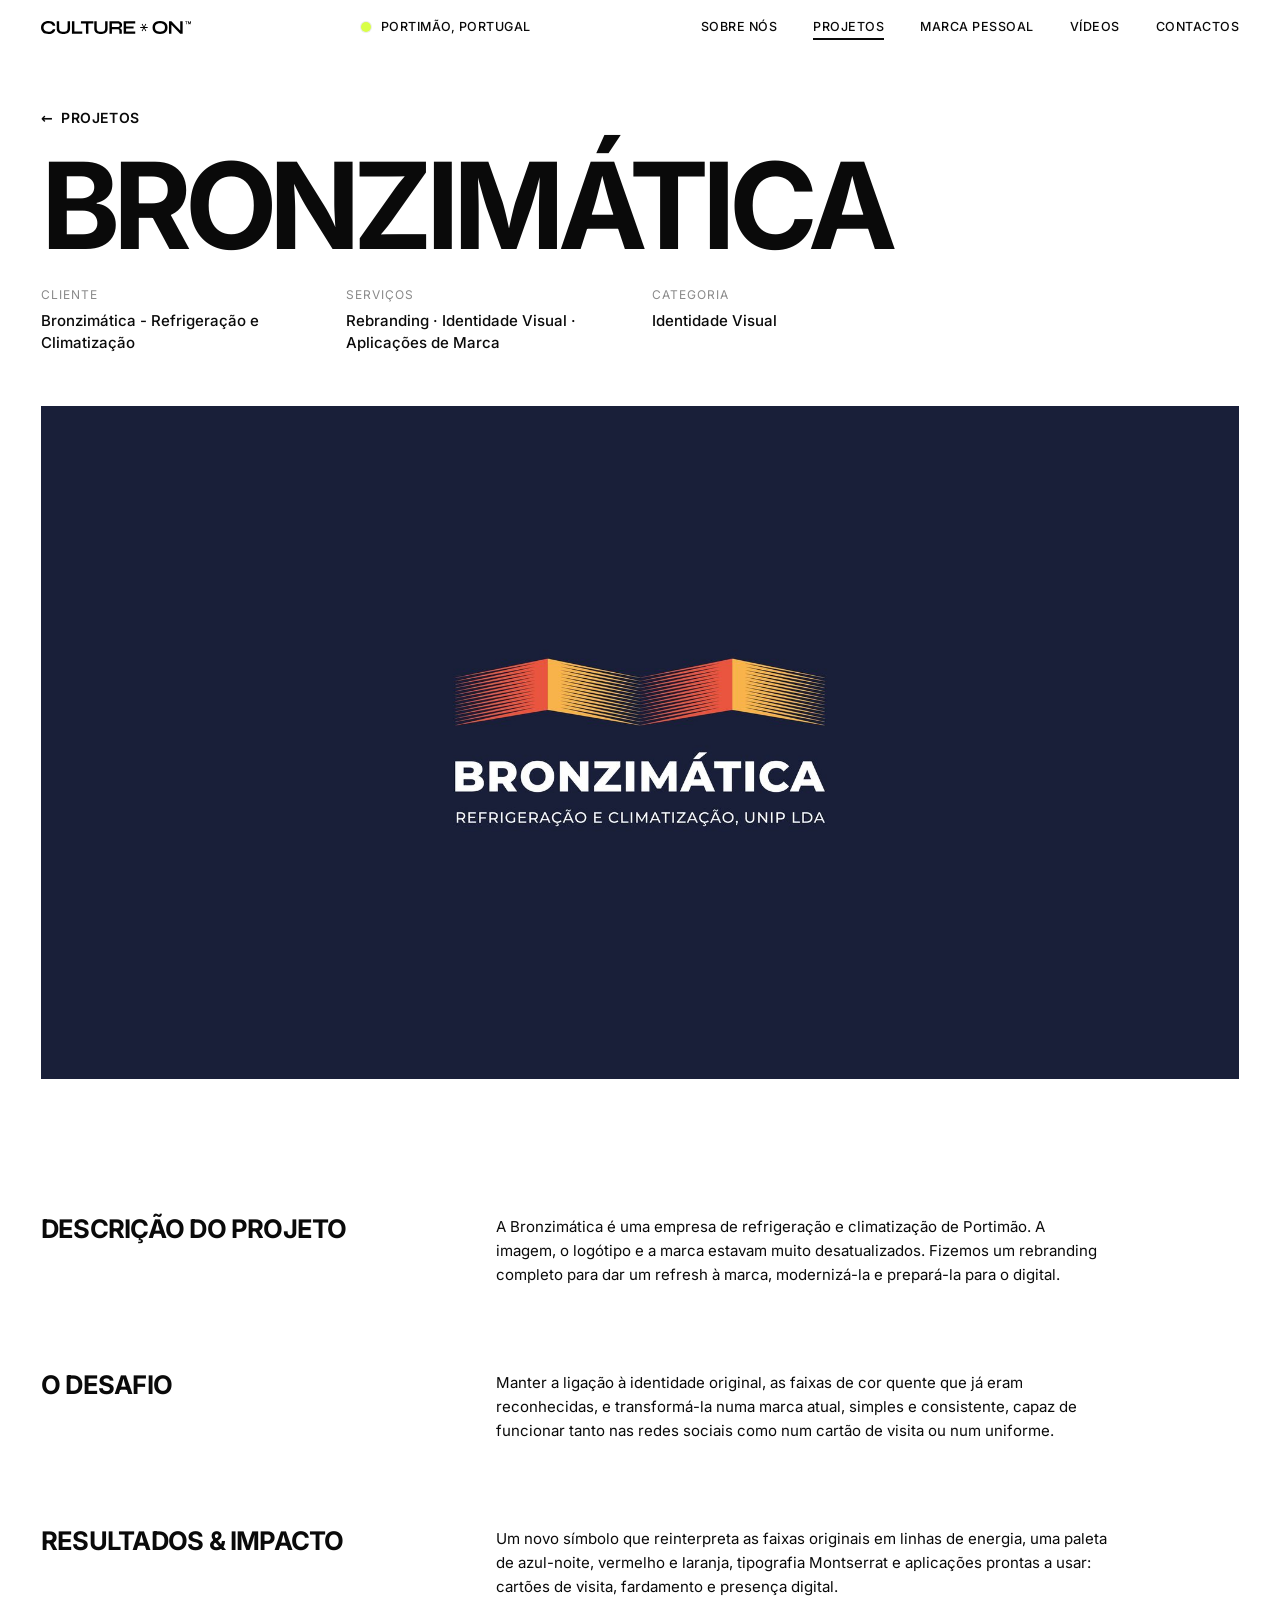
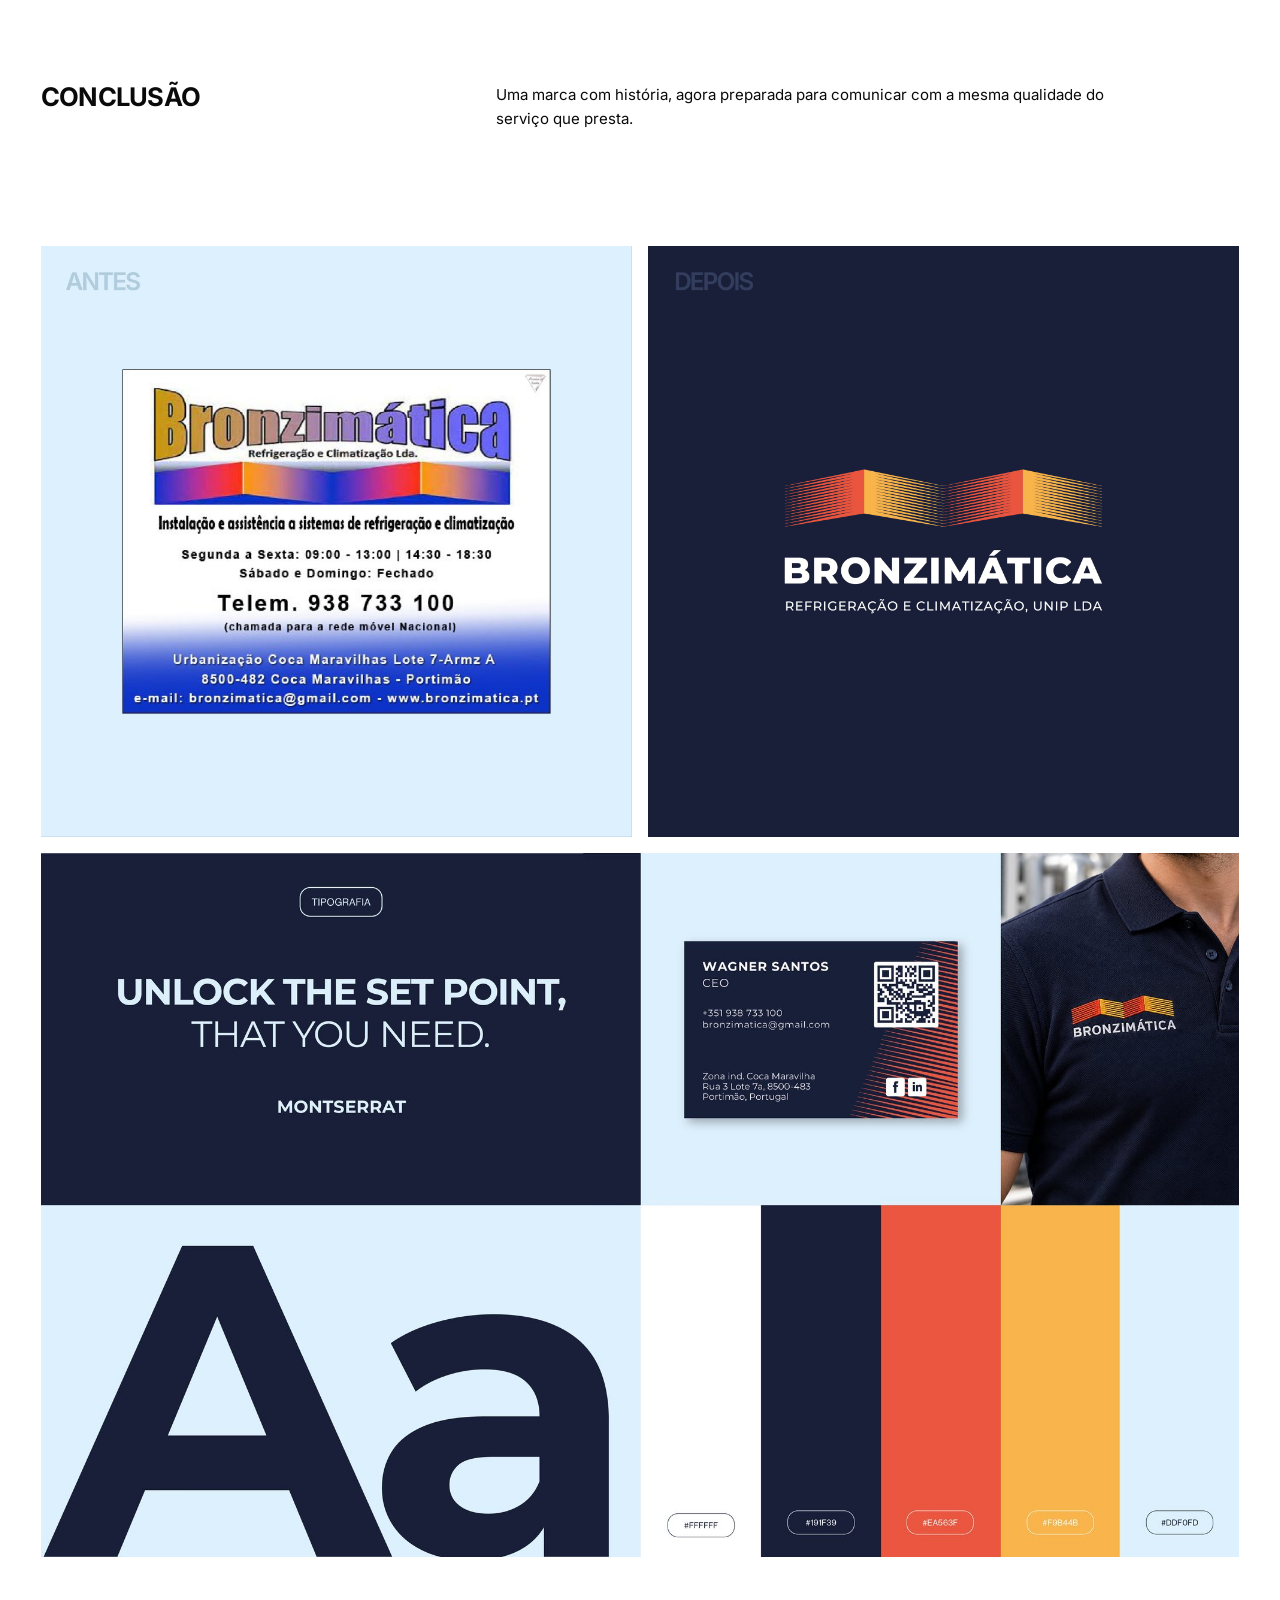
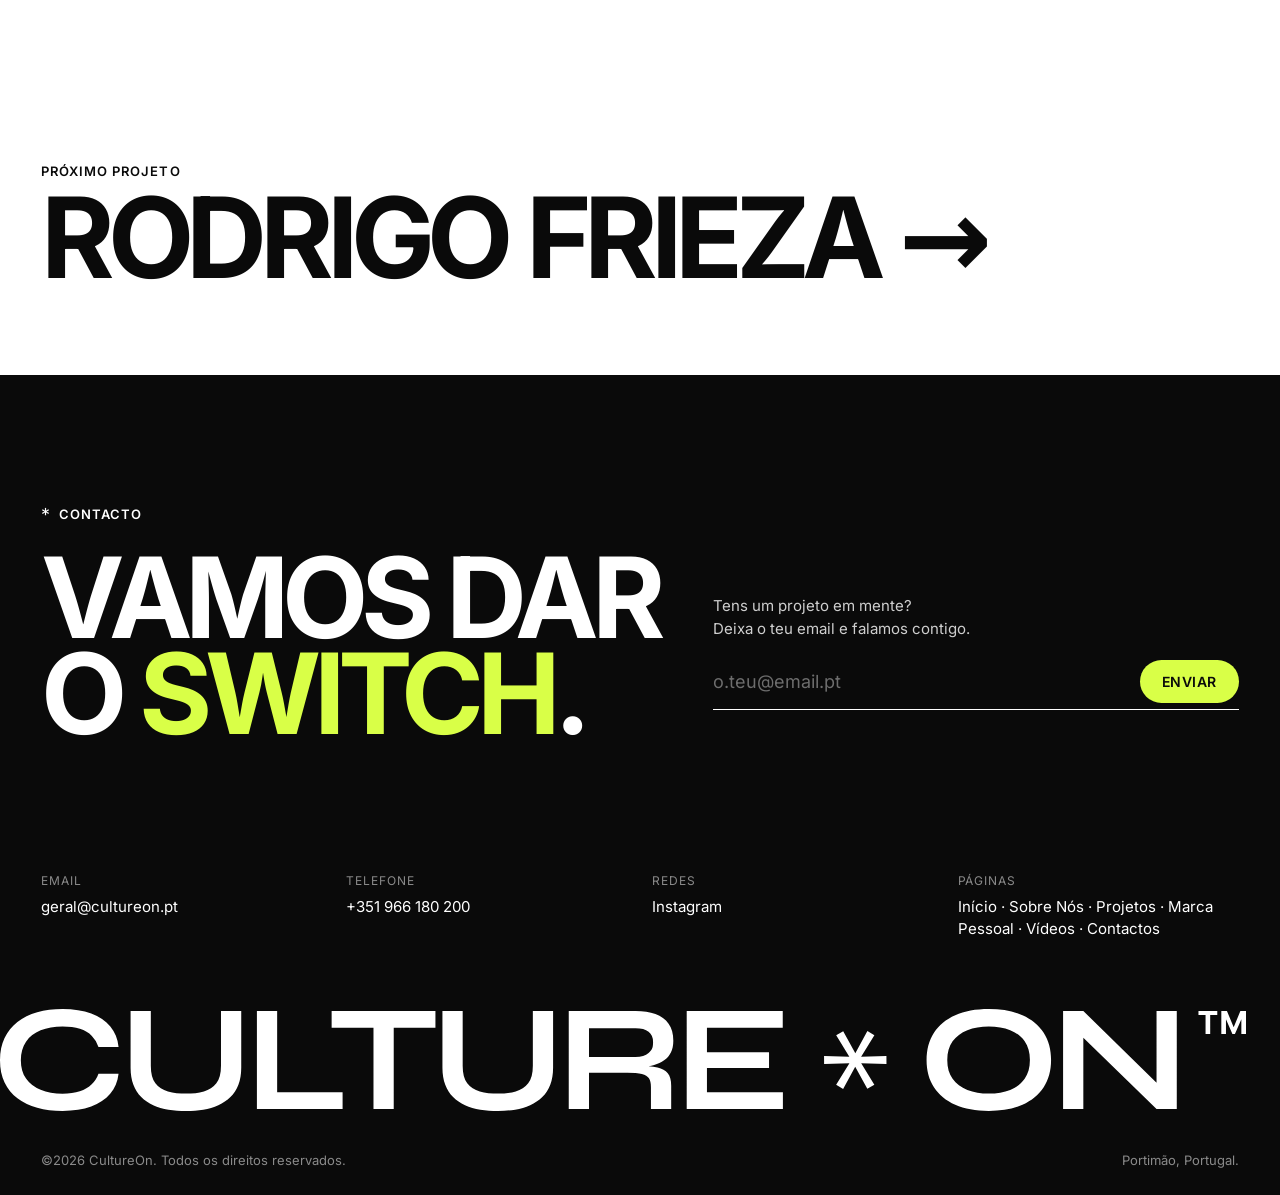
<file: projetos/bronzimatica/index.html>
<!DOCTYPE html>
<html lang="pt-PT">
<head>
  <meta charset="utf-8">
  <meta name="viewport" content="width=device-width, initial-scale=1">
  <title>Bronzimática - Projetos CULTURE ON</title>
  <!--og--><meta property="og:image" content="https://cultureon.pt/assets/img/projetos/bronzimatica.jpg"><meta property="og:url" content="https://cultureon.pt/projetos/bronzimatica/"><meta property="og:type" content="website"><meta property="og:site_name" content="CULTURE ON"><meta name="twitter:card" content="summary_large_image"><meta name="twitter:image" content="https://cultureon.pt/assets/img/projetos/bronzimatica.jpg"><!--/og-->
  <!--fav--><link rel="icon" href="../../favicon.ico" sizes="any"><link rel="icon" type="image/png" href="../../assets/icons/favicon-32.png" media="(prefers-color-scheme: light)"><link rel="icon" type="image/png" href="../../assets/icons/favicon-dark-32.png" media="(prefers-color-scheme: dark)"><link rel="apple-touch-icon" href="../../assets/icons/apple-touch-icon.png"><!--/fav-->
  <meta name="description" content="A Bronzimática é uma empresa de refrigeração e climatização de Portimão. A imagem, o logótipo e a marca estavam muito desatualizados. Fizemos um rebra">
  <meta property="og:title" content="Bronzimática - Projetos CULTURE ON">
  <link rel="preload" href="../../assets/fonts/inter-latin-700-normal.woff2" as="font" type="font/woff2" crossorigin>
  <link rel="stylesheet" href="../../styles.css?v=0694a41e">
</head>
<body>

<header class="nav">
  <a href="../../" class="nav__logo" aria-label="CultureOn - início">
    <img src="../../assets/img/logo.svg" alt="Culture On" width="150" height="12">
  </a>
  <span class="nav__place"><i class="dot" aria-hidden="true"></i>Portimão, Portugal</span>
  <nav class="nav__links" aria-label="Principal">
    <a href="../../about/">Sobre Nós</a>
    <a href="../../projetos/" aria-current="page">Projetos</a>
    <a href="../../marca-pessoal/">Marca Pessoal</a>
    <a href="../../os-nossos-videos/">Vídeos</a>
    <a href="../../contactos/">Contactos</a>
  </nav>
  <button class="nav__toggle" aria-label="Abrir menu" aria-expanded="false"><span></span><span></span></button>
</header>

<main class="case">
  <section class="case__head page-hero page-hero--case">
    <a href="../" class="link-arrow link-arrow--back"><span aria-hidden="true">←</span> Projetos</a>
    <h1 class="case__title page-hero__title is-title" style="--fit: 7.34; --lh: 1">Bronzimática</h1>
    <dl class="case__meta">
      <div><dt>Cliente</dt><dd>Bronzimática - Refrigeração e Climatização</dd></div>
      <div><dt>Serviços</dt><dd>Rebranding · Identidade Visual · Aplicações de Marca</dd></div>
      <div><dt>Categoria</dt><dd>Identidade Visual</dd></div>
    </dl>
  </section>

  <figure class="case__cover">
    <img src="../../assets/img/projetos/bronzimatica.jpg" alt="Bronzimática">
  </figure>


  <section class="case__body">
    <div class="case__block reveal">
      <h2>Descrição do projeto</h2>
      <p>A Bronzimática é uma empresa de refrigeração e climatização de Portimão. A imagem, o logótipo e a marca estavam muito desatualizados. Fizemos um rebranding completo para dar um refresh à marca, modernizá-la e prepará-la para o digital.</p>
    </div>
    <div class="case__block reveal">
      <h2>O desafio</h2>
      <p>Manter a ligação à identidade original, as faixas de cor quente que já eram reconhecidas, e transformá-la numa marca atual, simples e consistente, capaz de funcionar tanto nas redes sociais como num cartão de visita ou num uniforme.</p>
    </div>
    <div class="case__block reveal">
      <h2>Resultados &amp; impacto</h2>
      <p>Um novo símbolo que reinterpreta as faixas originais em linhas de energia, uma paleta de azul-noite, vermelho e laranja, tipografia Montserrat e aplicações prontas a usar: cartões de visita, fardamento e presença digital.</p>
    </div>
    <div class="case__block reveal">
      <h2>Conclusão</h2>
      <p>Uma marca com história, agora preparada para comunicar com a mesma qualidade do serviço que presta.</p>
    </div>
  </section>

  <section class="case__gallery">
      <figure><img src="../../assets/img/projetos/bronzimatica-2.jpg" alt="Bronzimática - imagem 2" width="2000" height="2000" loading="lazy"></figure>
      <figure><img src="../../assets/img/projetos/bronzimatica-3.jpg" alt="Bronzimática - imagem 3" width="2000" height="2000" loading="lazy"></figure>
      <figure class="is-wide"><img src="../../assets/img/projetos/bronzimatica-4.jpg" alt="Bronzimática - imagem 4" width="2000" height="1175" loading="lazy"></figure>
  </section>
  <a href="../rodrigo-frieza/" class="case__next">
    <span class="case__next-label">Próximo projeto</span>
    <span class="case__next-title is-title" style="--fit: 4.34">Rodrigo Frieza <span aria-hidden="true">→</span></span>
  </a>
</main>

<footer class="footer" id="contacto">
  <div class="footer__top">
    <div>
      <p class="eyebrow eyebrow--light">Contacto</p>
      <h2 class="footer__title is-title" style="--fit: 4.15">Vamos<br class="br-m"> dar<br class="br-d"><span class="sp-m">&nbsp;</span>o<br class="br-m"> <span class="accent">switch</span>.</h2>
    </div>
    <form class="form" action="https://formspree.io/f/xqpqldab" method="POST">
      <label for="email">Tens um projeto em mente?<br> Deixa o teu email e falamos contigo.</label>
      <div class="form__row">
        <input id="email" name="email" type="email" placeholder="o.teu@email.pt" required autocomplete="email">
        <button type="submit">Enviar</button>
      </div>
      <p class="form__status" role="status" aria-live="polite"></p>
    </form>
  </div>
  <div class="footer__info">
    <div>
      <p class="footer__label">Email</p>
      <a href="mailto:geral@cultureon.pt">geral@cultureon.pt</a>
    </div>
    <div>
      <p class="footer__label">Telefone</p>
      <a href="tel:+351966180200">+351 966 180 200</a>
    </div>
    <div>
      <p class="footer__label">Redes</p>
      <a href="https://www.instagram.com/cultureon.pt">Instagram</a>
    </div>
    <div>
      <p class="footer__label">Páginas</p>
      <a href="../../">Início</a> · <a href="../../about/">Sobre Nós</a> · <a href="../../projetos/">Projetos</a> · <a href="../../marca-pessoal/">Marca Pessoal</a> · <a href="../../os-nossos-videos/">Vídeos</a> · <a href="../../contactos/">Contactos</a>
    </div>
  </div>

  <div class="footer__marquee" aria-hidden="true"><div class="marquee__track"><div class="marquee__group"><img src="../../assets/img/logo-white.svg" alt="" width="1840" height="151"><img src="../../assets/img/logo-white.svg" alt="" width="1840" height="151"><img src="../../assets/img/logo-white.svg" alt="" width="1840" height="151"><img src="../../assets/img/logo-white.svg" alt="" width="1840" height="151"></div><div class="marquee__group"><img src="../../assets/img/logo-white.svg" alt="" width="1840" height="151"><img src="../../assets/img/logo-white.svg" alt="" width="1840" height="151"><img src="../../assets/img/logo-white.svg" alt="" width="1840" height="151"><img src="../../assets/img/logo-white.svg" alt="" width="1840" height="151"></div></div></div>

  <div class="footer__bottom">
    <span>©2026 CultureOn. Todos os direitos reservados.</span>
    <span>Portimão, Portugal.</span>
  </div>
</footer>

<script src="../../main.js?v=dd7f893d"></script>
</body>
</html>
</file>
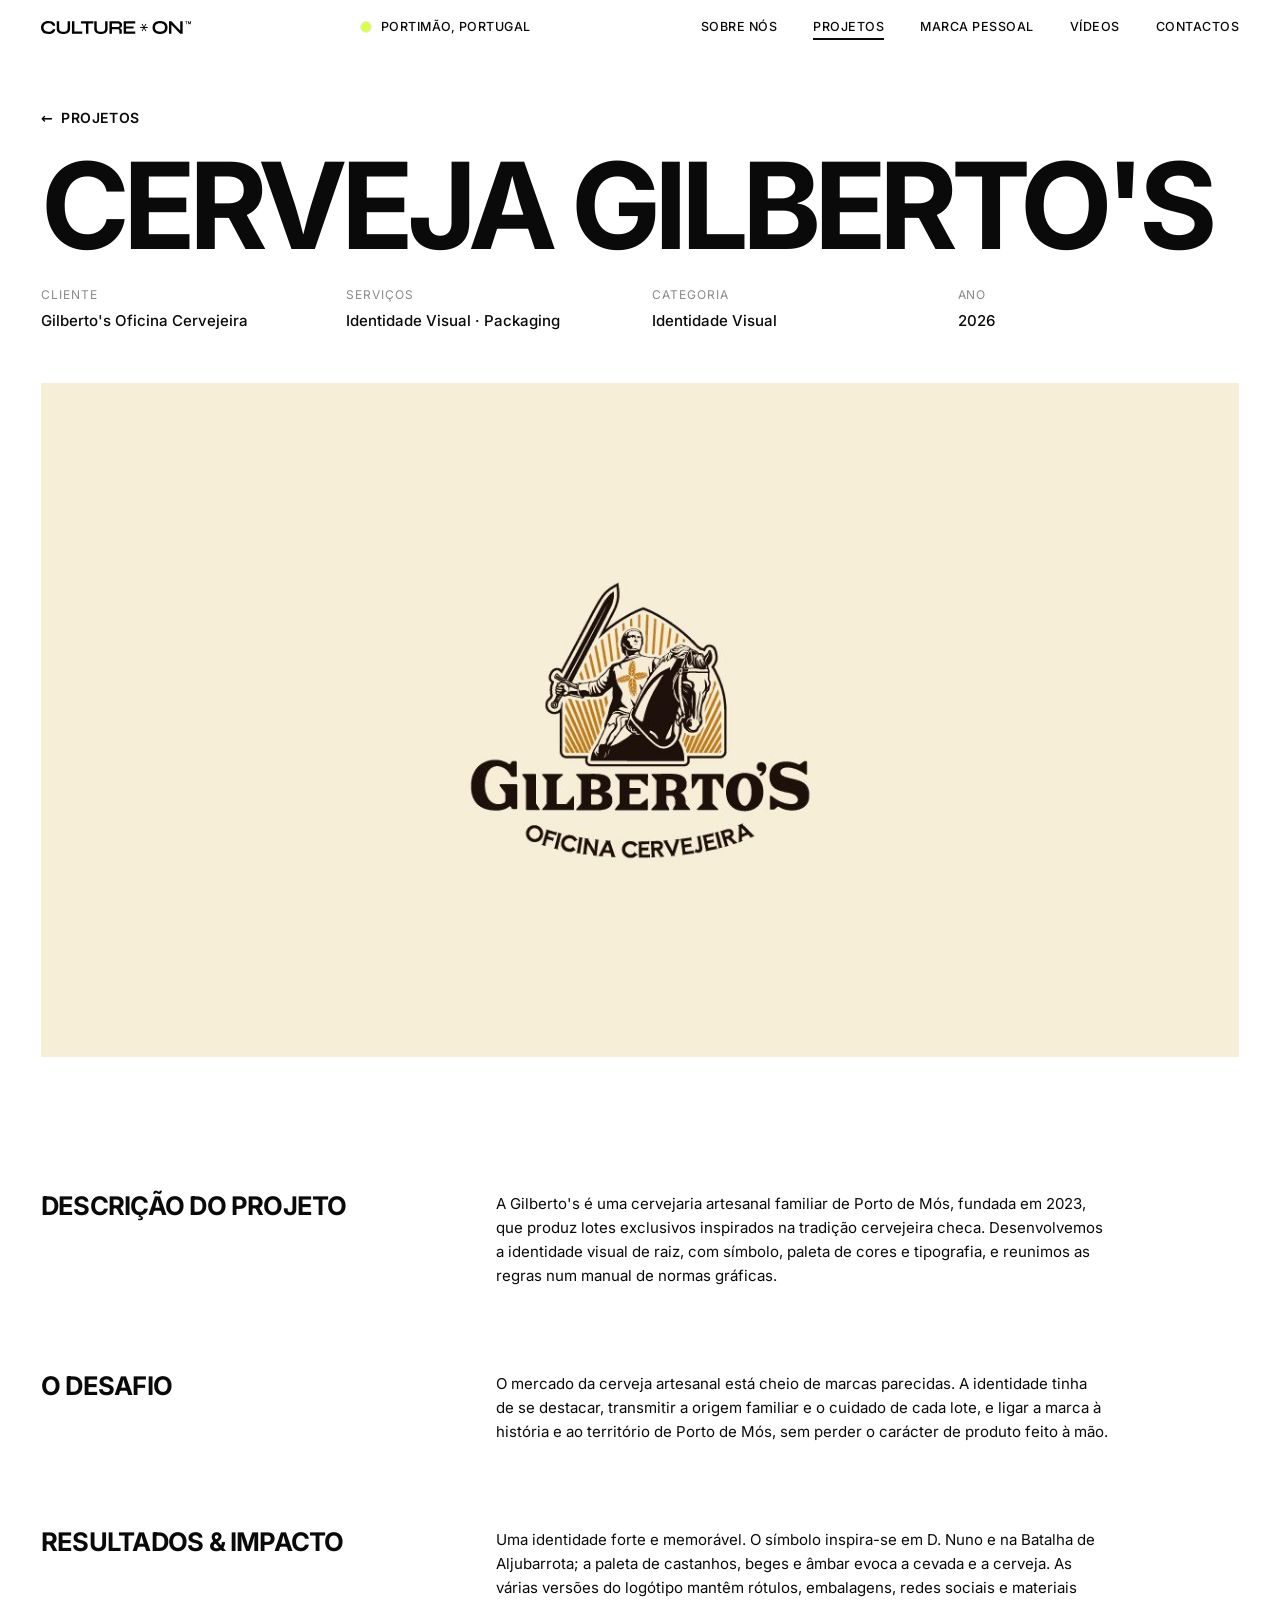
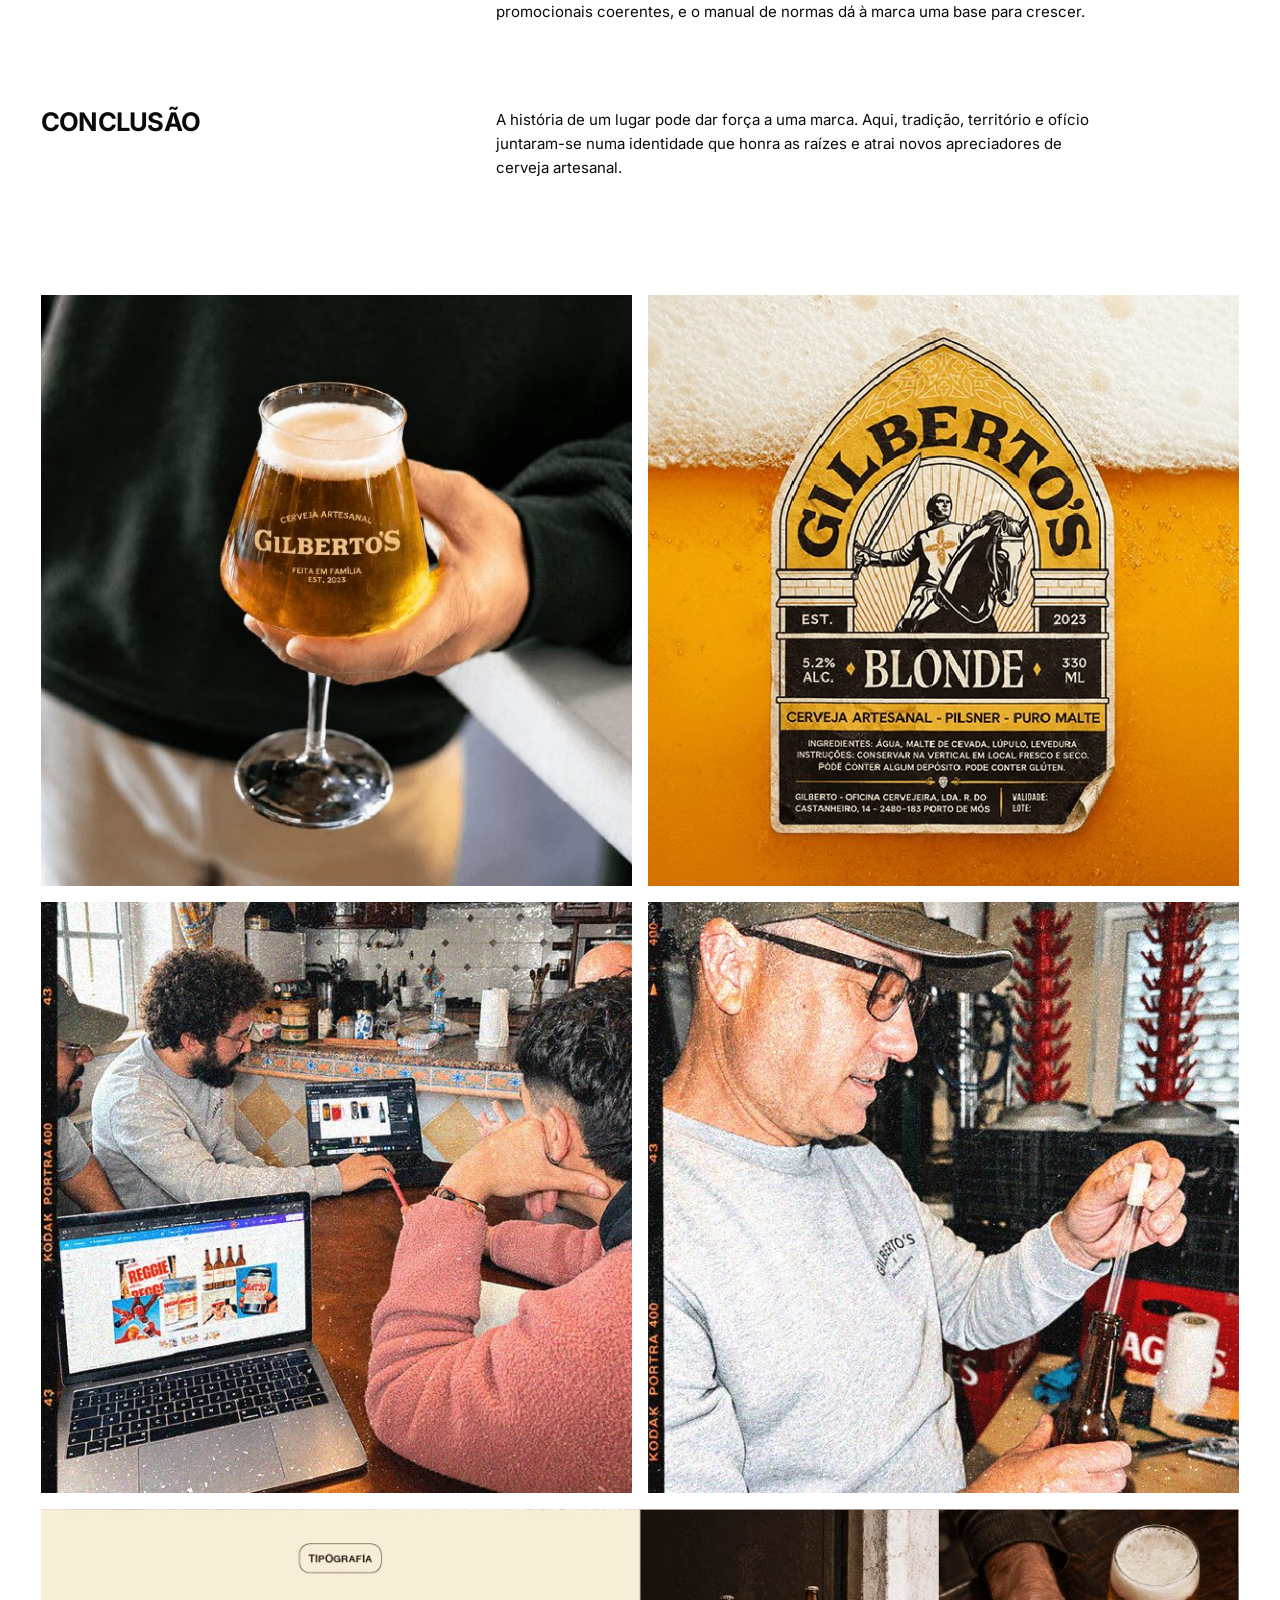
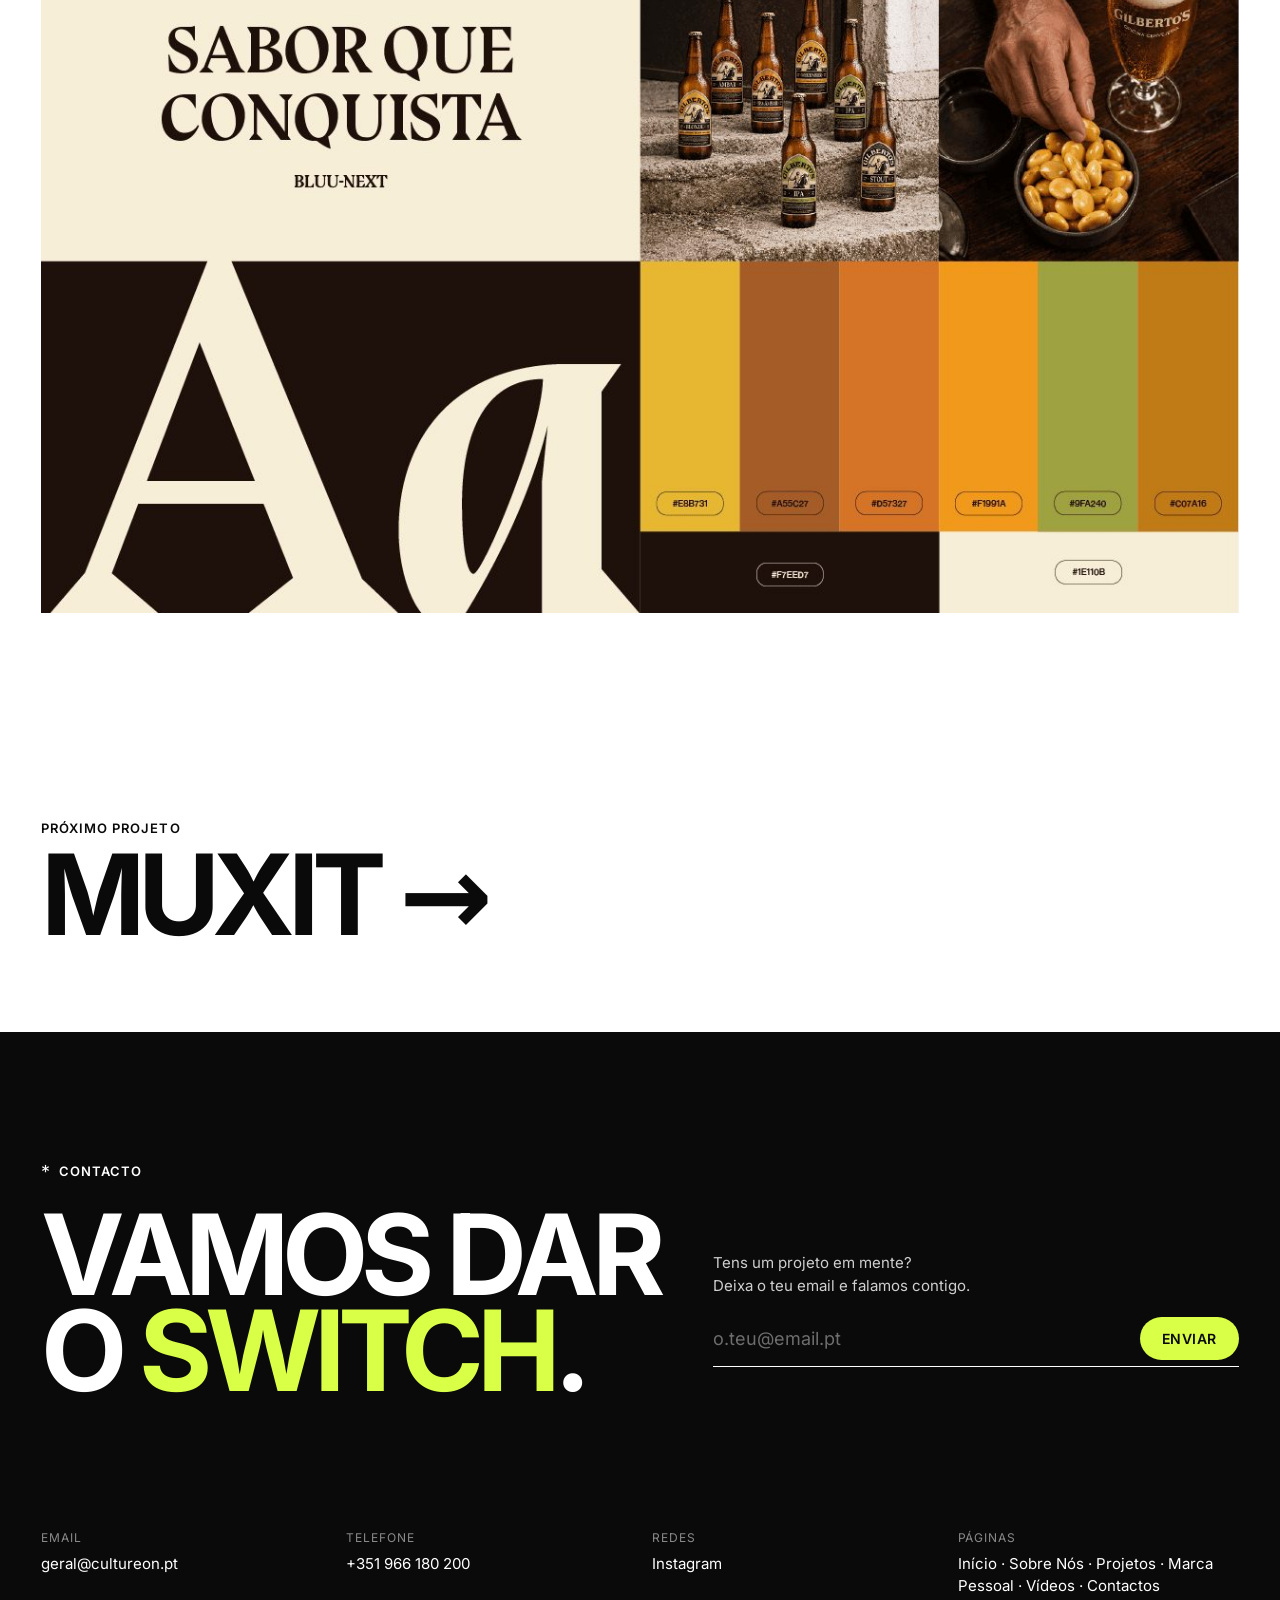
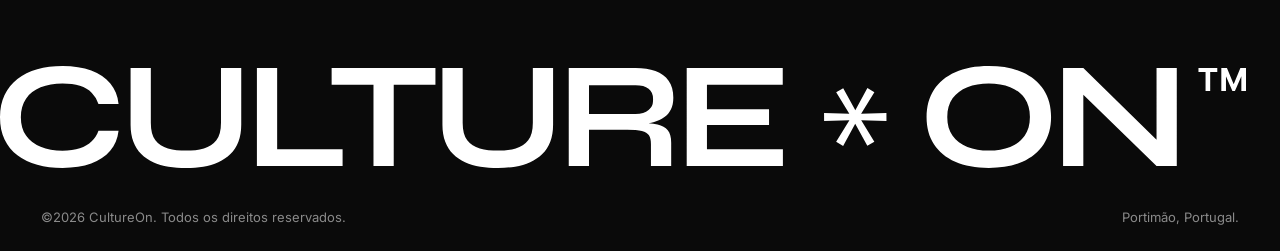
<file: projetos/cerveja-gilbertos/index.html>
<!DOCTYPE html>
<html lang="pt-PT">
<head>
  <meta charset="utf-8">
  <meta name="viewport" content="width=device-width, initial-scale=1">
  <title>Cerveja Gilberto&#x27;s - Projetos CULTURE ON</title>
  <!--og--><meta property="og:image" content="https://cultureon.pt/assets/img/projetos/gilbertos.jpg"><meta property="og:url" content="https://cultureon.pt/projetos/cerveja-gilbertos/"><meta property="og:type" content="website"><meta property="og:site_name" content="CULTURE ON"><meta name="twitter:card" content="summary_large_image"><meta name="twitter:image" content="https://cultureon.pt/assets/img/projetos/gilbertos.jpg"><!--/og-->
  <!--fav--><link rel="icon" href="../../favicon.ico" sizes="any"><link rel="icon" type="image/png" href="../../assets/icons/favicon-32.png" media="(prefers-color-scheme: light)"><link rel="icon" type="image/png" href="../../assets/icons/favicon-dark-32.png" media="(prefers-color-scheme: dark)"><link rel="apple-touch-icon" href="../../assets/icons/apple-touch-icon.png"><!--/fav-->
  <meta name="description" content="A Gilberto&#x27;s é uma cervejaria artesanal familiar de Porto de Mós, fundada em 2023, que produz lotes exclusivos inspirados na tradição cervejeira checa">
  <meta property="og:title" content="Cerveja Gilberto&#x27;s - Projetos CULTURE ON">
  <link rel="preload" href="../../assets/fonts/inter-latin-700-normal.woff2" as="font" type="font/woff2" crossorigin>
  <link rel="stylesheet" href="../../styles.css?v=0694a41e">
</head>
<body>

<header class="nav">
  <a href="../../" class="nav__logo" aria-label="CultureOn - início">
    <img src="../../assets/img/logo.svg" alt="Culture On" width="150" height="12">
  </a>
  <span class="nav__place"><i class="dot" aria-hidden="true"></i>Portimão, Portugal</span>
  <nav class="nav__links" aria-label="Principal">
    <a href="../../about/">Sobre Nós</a>
    <a href="../../projetos/" aria-current="page">Projetos</a>
    <a href="../../marca-pessoal/">Marca Pessoal</a>
    <a href="../../os-nossos-videos/">Vídeos</a>
    <a href="../../contactos/">Contactos</a>
  </nav>
  <button class="nav__toggle" aria-label="Abrir menu" aria-expanded="false"><span></span><span></span></button>
</header>

<main class="case">
  <section class="case__head page-hero page-hero--case">
    <a href="../" class="link-arrow link-arrow--back"><span aria-hidden="true">←</span> Projetos</a>
    <h1 class="case__title page-hero__title is-title" style="--fit: 5.54">Cerveja Gilberto&#x27;s</h1>
    <dl class="case__meta">
      <div><dt>Cliente</dt><dd>Gilberto&#x27;s Oficina Cervejeira</dd></div>
      <div><dt>Serviços</dt><dd>Identidade Visual · Packaging</dd></div>
      <div><dt>Categoria</dt><dd>Identidade Visual</dd></div>
      <div><dt>Ano</dt><dd>2026</dd></div>
    </dl>
  </section>

  <figure class="case__cover">
    <img src="../../assets/img/projetos/gilbertos.jpg" alt="Cerveja Gilberto&#x27;s">
  </figure>


  <section class="case__body">
    <div class="case__block reveal">
      <h2>Descrição do projeto</h2>
      <p>A Gilberto&#x27;s é uma cervejaria artesanal familiar de Porto de Mós, fundada em 2023, que produz lotes exclusivos inspirados na tradição cervejeira checa. Desenvolvemos a identidade visual de raiz, com símbolo, paleta de cores e tipografia, e reunimos as regras num manual de normas gráficas.</p>
    </div>
    <div class="case__block reveal">
      <h2>O desafio</h2>
      <p>O mercado da cerveja artesanal está cheio de marcas parecidas. A identidade tinha de se destacar, transmitir a origem familiar e o cuidado de cada lote, e ligar a marca à história e ao território de Porto de Mós, sem perder o carácter de produto feito à mão.</p>
    </div>
    <div class="case__block reveal">
      <h2>Resultados &amp; impacto</h2>
      <p>Uma identidade forte e memorável. O símbolo inspira-se em D. Nuno e na Batalha de Aljubarrota; a paleta de castanhos, beges e âmbar evoca a cevada e a cerveja. As várias versões do logótipo mantêm rótulos, embalagens, redes sociais e materiais promocionais coerentes, e o manual de normas dá à marca uma base para crescer.</p>
    </div>
    <div class="case__block reveal">
      <h2>Conclusão</h2>
      <p>A história de um lugar pode dar força a uma marca. Aqui, tradição, território e ofício juntaram-se numa identidade que honra as raízes e atrai novos apreciadores de cerveja artesanal.</p>
    </div>
  </section>

  <section class="case__gallery">
      <figure><img src="../../assets/img/projetos/gilbertos-4.jpg" alt="Cerveja Gilberto&#x27;s - imagem 2" width="616" height="616" loading="lazy"></figure>
      <figure><img src="../../assets/img/projetos/gilbertos-5.jpg" alt="Cerveja Gilberto&#x27;s - imagem 3" width="616" height="616" loading="lazy"></figure>
      <figure><img src="../../assets/img/projetos/gilbertos-2.jpg" alt="Cerveja Gilberto&#x27;s - imagem 4" width="615" height="615" loading="lazy"></figure>
      <figure><img src="../../assets/img/projetos/gilbertos-3.jpg" alt="Cerveja Gilberto&#x27;s - imagem 5" width="615" height="615" loading="lazy"></figure>
      <figure class="is-wide"><img src="../../assets/img/projetos/gilbertos-6.jpg" alt="Cerveja Gilberto&#x27;s - imagem 6" width="1261" height="741" loading="lazy"></figure>
  </section>
  <a href="../muxit/" class="case__next">
    <span class="case__next-label">Próximo projeto</span>
    <span class="case__next-title is-title" style="--fit: 3.18">Muxit <span aria-hidden="true">→</span></span>
  </a>
</main>

<footer class="footer" id="contacto">
  <div class="footer__top">
    <div>
      <p class="eyebrow eyebrow--light">Contacto</p>
      <h2 class="footer__title is-title" style="--fit: 4.15">Vamos<br class="br-m"> dar<br class="br-d"><span class="sp-m">&nbsp;</span>o<br class="br-m"> <span class="accent">switch</span>.</h2>
    </div>
    <form class="form" action="https://formspree.io/f/xqpqldab" method="POST">
      <label for="email">Tens um projeto em mente?<br> Deixa o teu email e falamos contigo.</label>
      <div class="form__row">
        <input id="email" name="email" type="email" placeholder="o.teu@email.pt" required autocomplete="email">
        <button type="submit">Enviar</button>
      </div>
      <p class="form__status" role="status" aria-live="polite"></p>
    </form>
  </div>
  <div class="footer__info">
    <div>
      <p class="footer__label">Email</p>
      <a href="mailto:geral@cultureon.pt">geral@cultureon.pt</a>
    </div>
    <div>
      <p class="footer__label">Telefone</p>
      <a href="tel:+351966180200">+351 966 180 200</a>
    </div>
    <div>
      <p class="footer__label">Redes</p>
      <a href="https://www.instagram.com/cultureon.pt">Instagram</a>
    </div>
    <div>
      <p class="footer__label">Páginas</p>
      <a href="../../">Início</a> · <a href="../../about/">Sobre Nós</a> · <a href="../../projetos/">Projetos</a> · <a href="../../marca-pessoal/">Marca Pessoal</a> · <a href="../../os-nossos-videos/">Vídeos</a> · <a href="../../contactos/">Contactos</a>
    </div>
  </div>

  <div class="footer__marquee" aria-hidden="true"><div class="marquee__track"><div class="marquee__group"><img src="../../assets/img/logo-white.svg" alt="" width="1840" height="151"><img src="../../assets/img/logo-white.svg" alt="" width="1840" height="151"><img src="../../assets/img/logo-white.svg" alt="" width="1840" height="151"><img src="../../assets/img/logo-white.svg" alt="" width="1840" height="151"></div><div class="marquee__group"><img src="../../assets/img/logo-white.svg" alt="" width="1840" height="151"><img src="../../assets/img/logo-white.svg" alt="" width="1840" height="151"><img src="../../assets/img/logo-white.svg" alt="" width="1840" height="151"><img src="../../assets/img/logo-white.svg" alt="" width="1840" height="151"></div></div></div>

  <div class="footer__bottom">
    <span>©2026 CultureOn. Todos os direitos reservados.</span>
    <span>Portimão, Portugal.</span>
  </div>
</footer>

<script src="../../main.js?v=dd7f893d"></script>
</body>
</html>
</file>
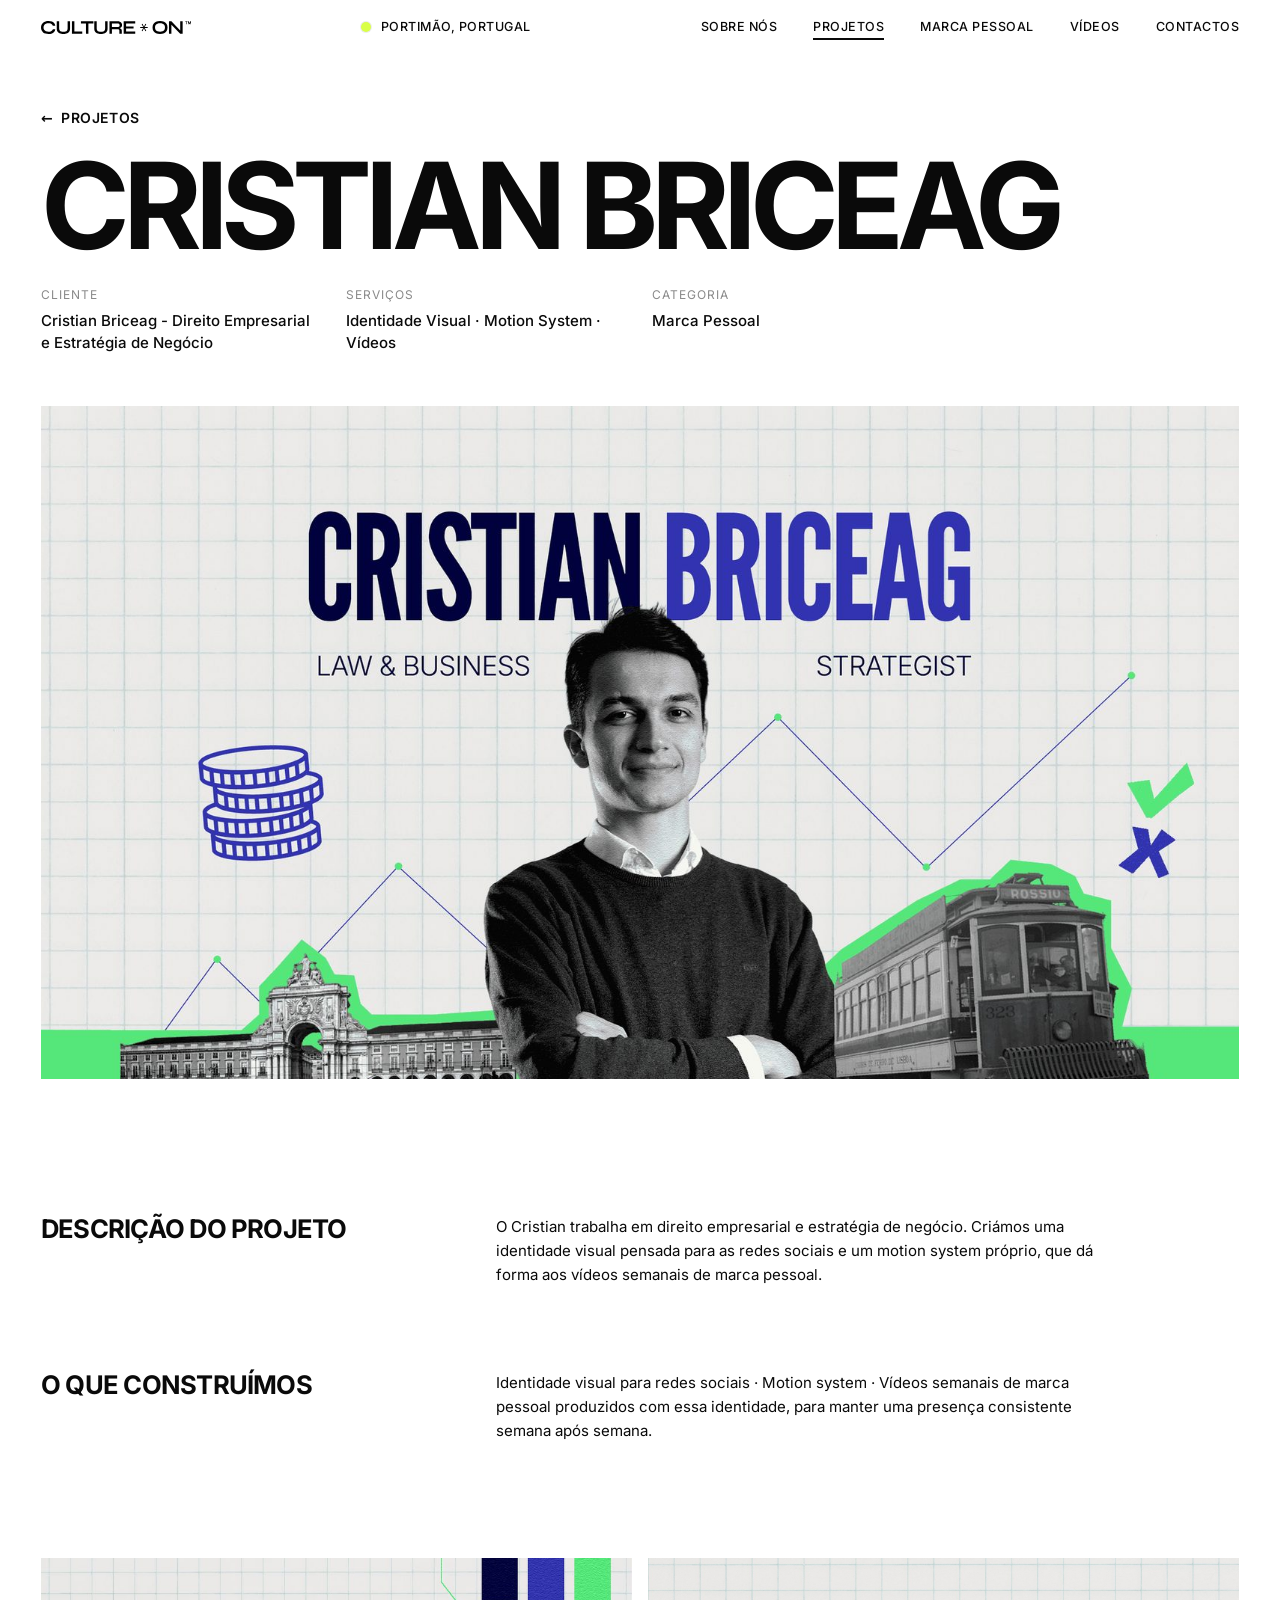
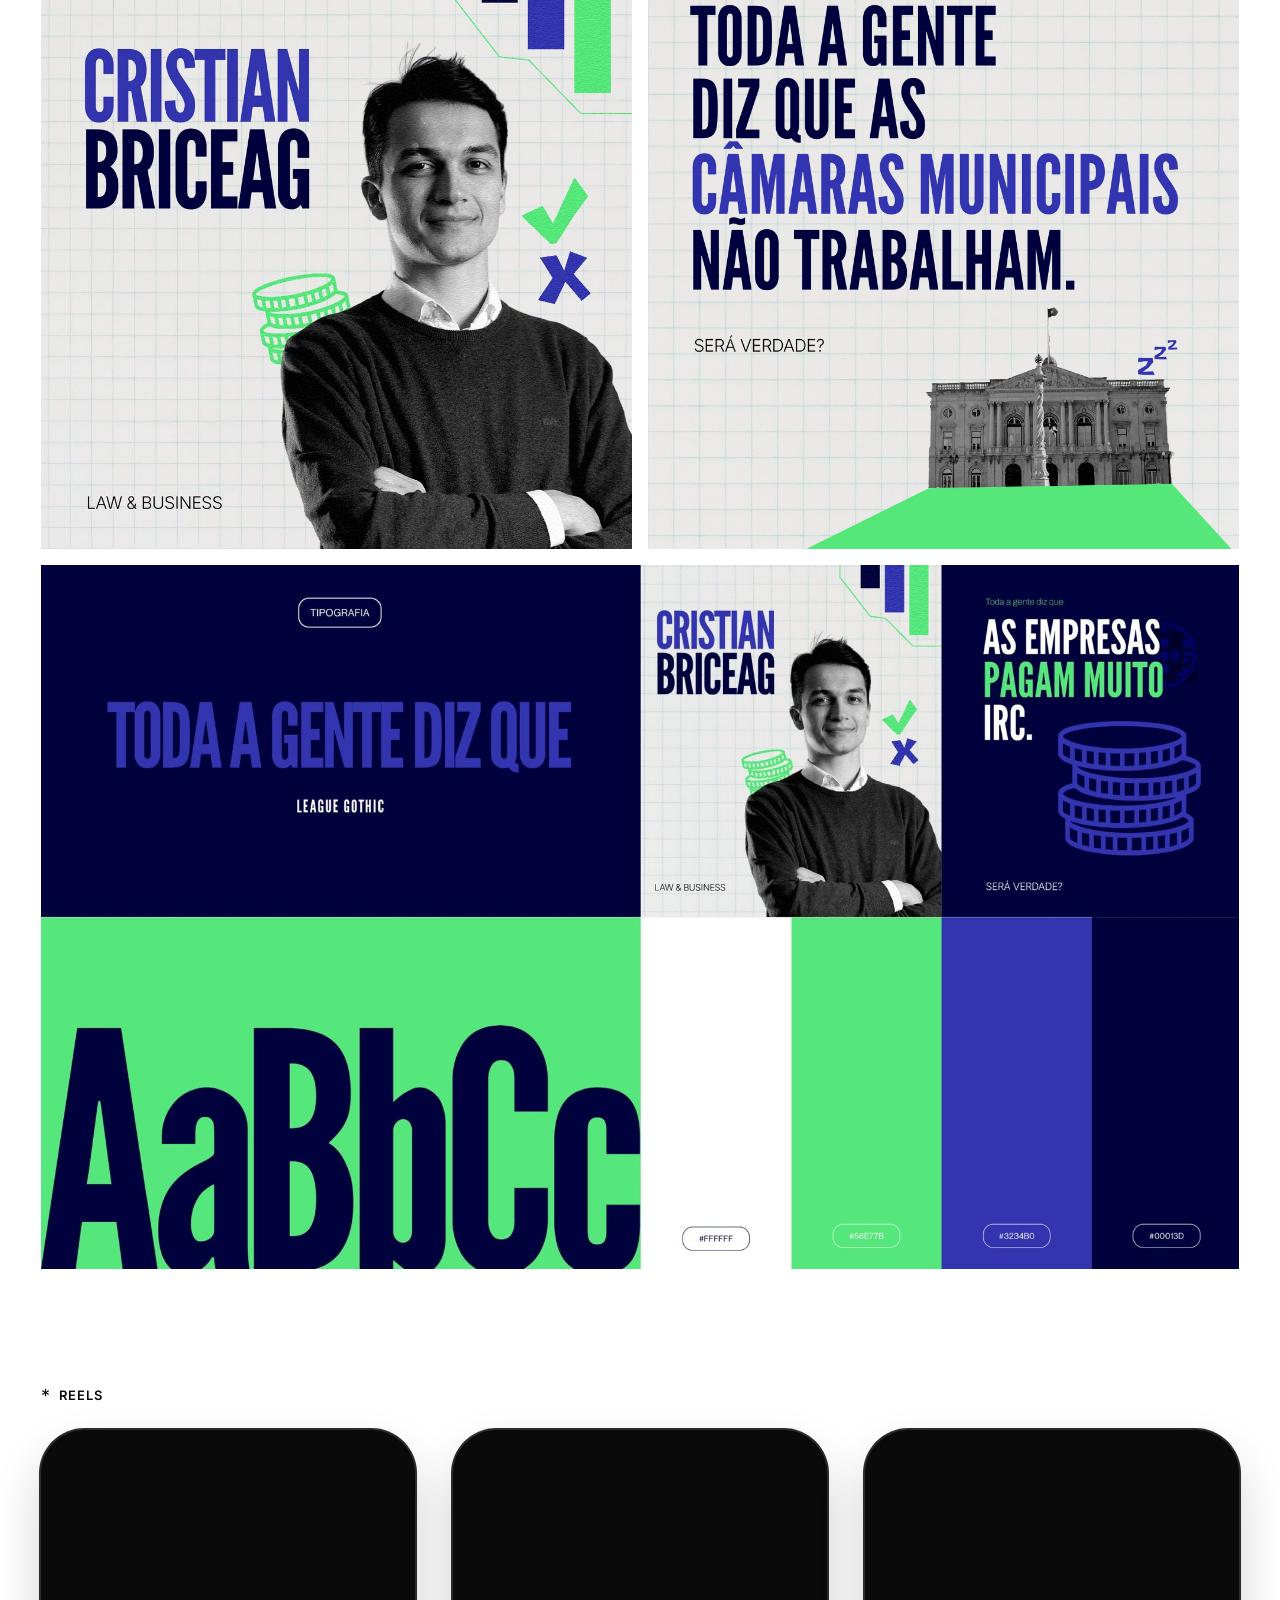
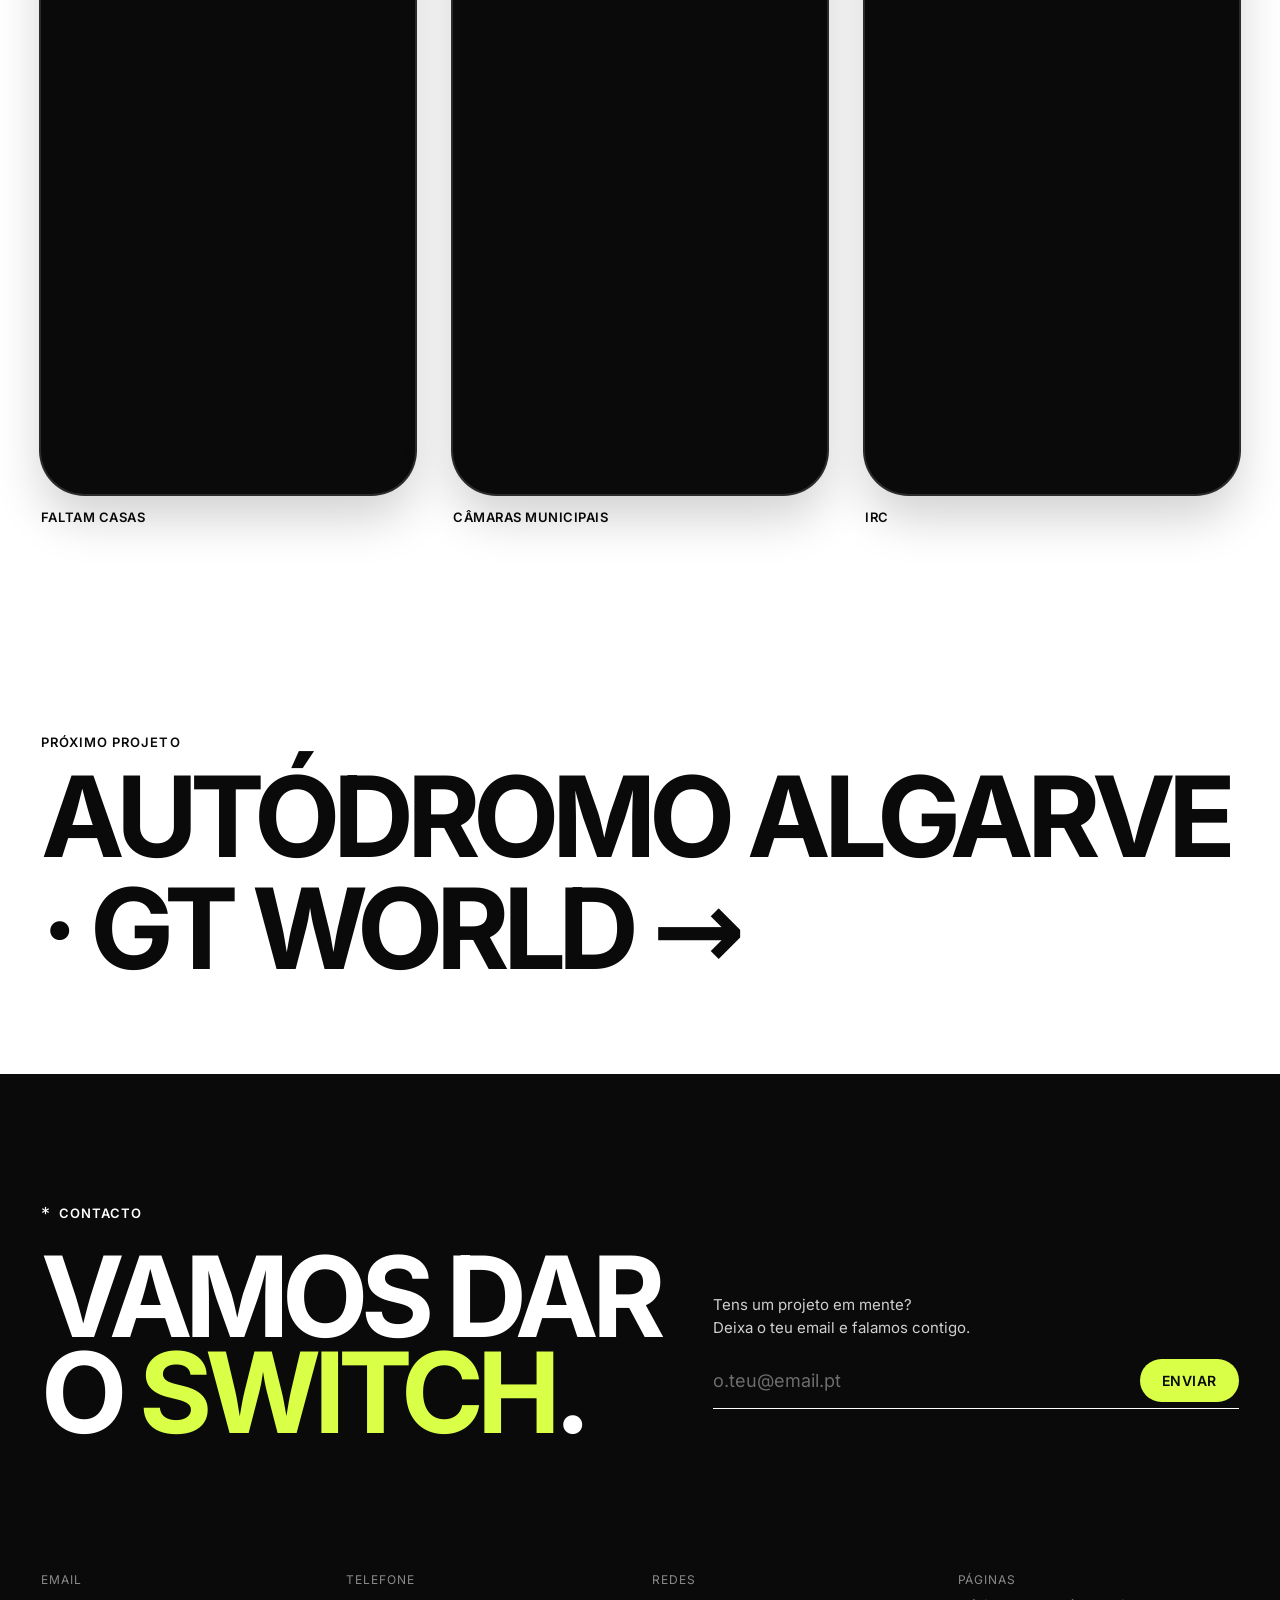
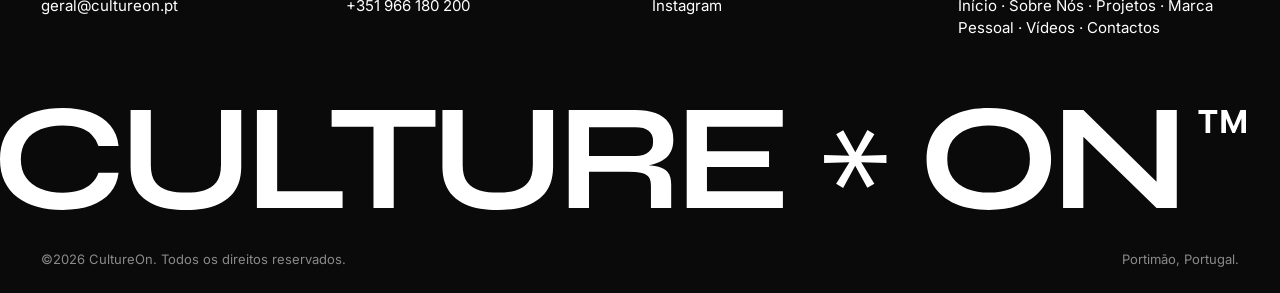
<file: projetos/cristian-briceag/index.html>
<!DOCTYPE html>
<html lang="pt-PT">
<head>
  <meta charset="utf-8">
  <meta name="viewport" content="width=device-width, initial-scale=1">
  <title>Cristian Briceag - Projetos CULTURE ON</title>
  <!--og--><meta property="og:image" content="https://cultureon.pt/assets/img/projetos/cristian-briceag.jpg"><meta property="og:url" content="https://cultureon.pt/projetos/cristian-briceag/"><meta property="og:type" content="website"><meta property="og:site_name" content="CULTURE ON"><meta name="twitter:card" content="summary_large_image"><meta name="twitter:image" content="https://cultureon.pt/assets/img/projetos/cristian-briceag.jpg"><!--/og-->
  <!--fav--><link rel="icon" href="../../favicon.ico" sizes="any"><link rel="icon" type="image/png" href="../../assets/icons/favicon-32.png" media="(prefers-color-scheme: light)"><link rel="icon" type="image/png" href="../../assets/icons/favicon-dark-32.png" media="(prefers-color-scheme: dark)"><link rel="apple-touch-icon" href="../../assets/icons/apple-touch-icon.png"><!--/fav-->
  <meta name="description" content="O Cristian trabalha em direito empresarial e estratégia de negócio. Criámos uma identidade visual pensada para as redes sociais e um motion system pró">
  <meta property="og:title" content="Cristian Briceag - Projetos CULTURE ON">
  <link rel="preload" href="../../assets/fonts/inter-latin-700-normal.woff2" as="font" type="font/woff2" crossorigin>
  <link rel="stylesheet" href="../../styles.css?v=0694a41e">
</head>
<body>

<header class="nav">
  <a href="../../" class="nav__logo" aria-label="CultureOn - início">
    <img src="../../assets/img/logo.svg" alt="Culture On" width="150" height="12">
  </a>
  <span class="nav__place"><i class="dot" aria-hidden="true"></i>Portimão, Portugal</span>
  <nav class="nav__links" aria-label="Principal">
    <a href="../../about/">Sobre Nós</a>
    <a href="../../projetos/" aria-current="page">Projetos</a>
    <a href="../../marca-pessoal/">Marca Pessoal</a>
    <a href="../../os-nossos-videos/">Vídeos</a>
    <a href="../../contactos/">Contactos</a>
  </nav>
  <button class="nav__toggle" aria-label="Abrir menu" aria-expanded="false"><span></span><span></span></button>
</header>

<main class="case">
  <section class="case__head page-hero page-hero--case">
    <a href="../" class="link-arrow link-arrow--back"><span aria-hidden="true">←</span> Projetos</a>
    <h1 class="case__title page-hero__title is-title" style="--fit: 4.49">Cristian Briceag</h1>
    <dl class="case__meta">
      <div><dt>Cliente</dt><dd>Cristian Briceag - Direito Empresarial e Estratégia de Negócio</dd></div>
      <div><dt>Serviços</dt><dd>Identidade Visual · Motion System · Vídeos</dd></div>
      <div><dt>Categoria</dt><dd>Marca Pessoal</dd></div>
    </dl>
  </section>

  <figure class="case__cover">
    <img src="../../assets/img/projetos/cristian-briceag.jpg" alt="Cristian Briceag">
  </figure>


  <section class="case__body">
    <div class="case__block reveal">
      <h2>Descrição do projeto</h2>
      <p>O Cristian trabalha em direito empresarial e estratégia de negócio. Criámos uma identidade visual pensada para as redes sociais e um motion system próprio, que dá forma aos vídeos semanais de marca pessoal.</p>
    </div>
    <div class="case__block reveal">
      <h2>O que construímos</h2>
      <p>Identidade visual para redes sociais · Motion system · Vídeos semanais de marca pessoal produzidos com essa identidade, para manter uma presença consistente semana após semana.</p>
    </div>
  </section>

  <section class="case__gallery">
      <figure><img src="../../assets/img/projetos/cristian-briceag-2.jpg" alt="Cristian Briceag - imagem 2" width="1024" height="1024" loading="lazy"></figure>
      <figure><img src="../../assets/img/projetos/cristian-briceag-3.jpg" alt="Cristian Briceag - imagem 3" width="2000" height="2000" loading="lazy"></figure>
      <figure class="is-wide"><img src="../../assets/img/projetos/cristian-briceag-4.jpg" alt="Cristian Briceag - imagem 4" width="2000" height="1175" loading="lazy"></figure>
  </section>
  <section class="case__reels">
    <p class="eyebrow">Reels</p>
    <div class="phones">
      <figure class="phone reveal">
        <div class="phone__screen"><iframe src="https://player.vimeo.com/video/1243300132?title=0&amp;byline=0&amp;portrait=0&amp;dnt=1" title="Faltam casas" loading="lazy" allow="autoplay; fullscreen; picture-in-picture" allowfullscreen></iframe></div>
        <figcaption>Faltam casas</figcaption>
      </figure>
      <figure class="phone reveal">
        <div class="phone__screen"><iframe src="https://player.vimeo.com/video/1243301994?title=0&amp;byline=0&amp;portrait=0&amp;dnt=1" title="Câmaras municipais" loading="lazy" allow="autoplay; fullscreen; picture-in-picture" allowfullscreen></iframe></div>
        <figcaption>Câmaras municipais</figcaption>
      </figure>
      <figure class="phone reveal">
        <div class="phone__screen"><iframe src="https://player.vimeo.com/video/1243301180?title=0&amp;byline=0&amp;portrait=0&amp;dnt=1" title="IRC" loading="lazy" allow="autoplay; fullscreen; picture-in-picture" allowfullscreen></iframe></div>
        <figcaption>IRC</figcaption>
      </figure>
    </div>
  </section>
  <a href="../autodromo-internacional-do-algarve/" class="case__next">
    <span class="case__next-label">Próximo projeto</span>
    <span class="case__next-title is-title" style="--fit: 6.38; --lh: 1">Autódromo Algarve · GT World <span aria-hidden="true">→</span></span>
  </a>
</main>

<footer class="footer" id="contacto">
  <div class="footer__top">
    <div>
      <p class="eyebrow eyebrow--light">Contacto</p>
      <h2 class="footer__title is-title" style="--fit: 4.15">Vamos<br class="br-m"> dar<br class="br-d"><span class="sp-m">&nbsp;</span>o<br class="br-m"> <span class="accent">switch</span>.</h2>
    </div>
    <form class="form" action="https://formspree.io/f/xqpqldab" method="POST">
      <label for="email">Tens um projeto em mente?<br> Deixa o teu email e falamos contigo.</label>
      <div class="form__row">
        <input id="email" name="email" type="email" placeholder="o.teu@email.pt" required autocomplete="email">
        <button type="submit">Enviar</button>
      </div>
      <p class="form__status" role="status" aria-live="polite"></p>
    </form>
  </div>
  <div class="footer__info">
    <div>
      <p class="footer__label">Email</p>
      <a href="mailto:geral@cultureon.pt">geral@cultureon.pt</a>
    </div>
    <div>
      <p class="footer__label">Telefone</p>
      <a href="tel:+351966180200">+351 966 180 200</a>
    </div>
    <div>
      <p class="footer__label">Redes</p>
      <a href="https://www.instagram.com/cultureon.pt">Instagram</a>
    </div>
    <div>
      <p class="footer__label">Páginas</p>
      <a href="../../">Início</a> · <a href="../../about/">Sobre Nós</a> · <a href="../../projetos/">Projetos</a> · <a href="../../marca-pessoal/">Marca Pessoal</a> · <a href="../../os-nossos-videos/">Vídeos</a> · <a href="../../contactos/">Contactos</a>
    </div>
  </div>

  <div class="footer__marquee" aria-hidden="true"><div class="marquee__track"><div class="marquee__group"><img src="../../assets/img/logo-white.svg" alt="" width="1840" height="151"><img src="../../assets/img/logo-white.svg" alt="" width="1840" height="151"><img src="../../assets/img/logo-white.svg" alt="" width="1840" height="151"><img src="../../assets/img/logo-white.svg" alt="" width="1840" height="151"></div><div class="marquee__group"><img src="../../assets/img/logo-white.svg" alt="" width="1840" height="151"><img src="../../assets/img/logo-white.svg" alt="" width="1840" height="151"><img src="../../assets/img/logo-white.svg" alt="" width="1840" height="151"><img src="../../assets/img/logo-white.svg" alt="" width="1840" height="151"></div></div></div>

  <div class="footer__bottom">
    <span>©2026 CultureOn. Todos os direitos reservados.</span>
    <span>Portimão, Portugal.</span>
  </div>
</footer>

<script src="../../main.js?v=dd7f893d"></script>
</body>
</html>
</file>
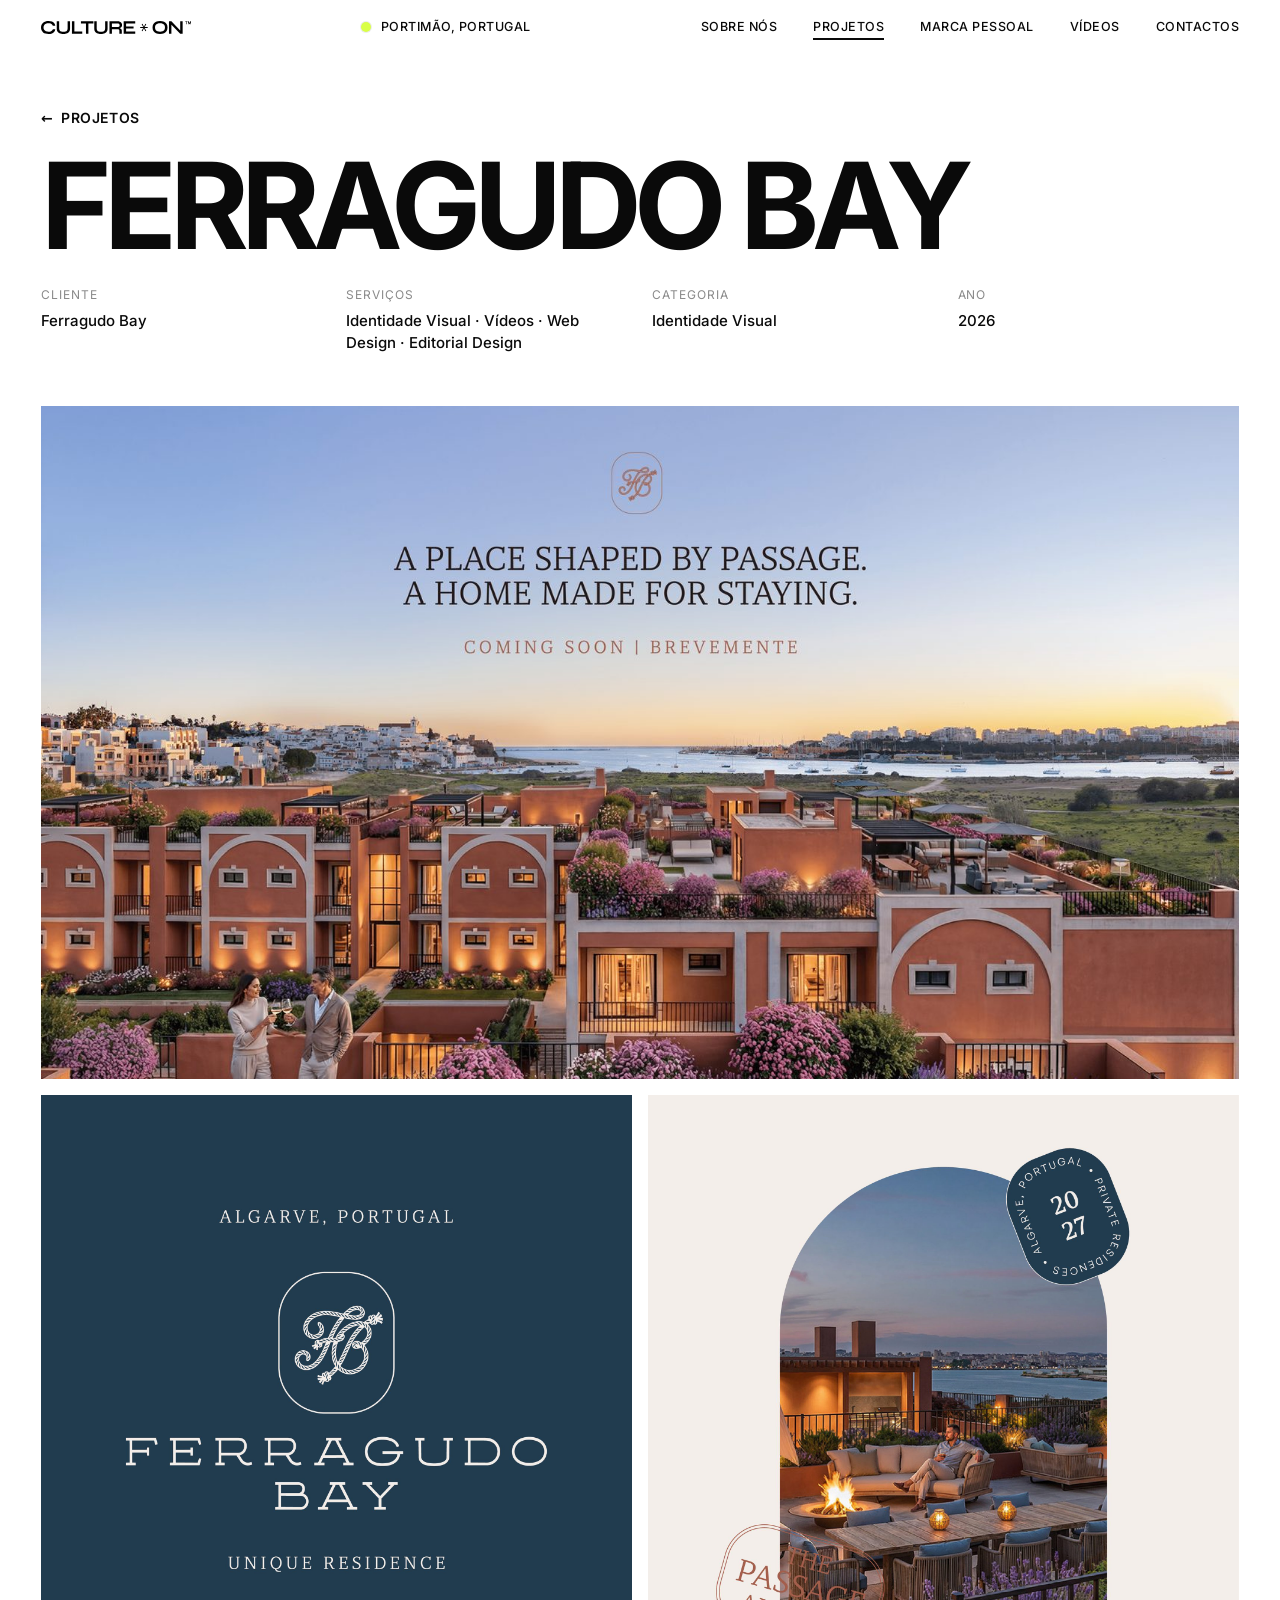
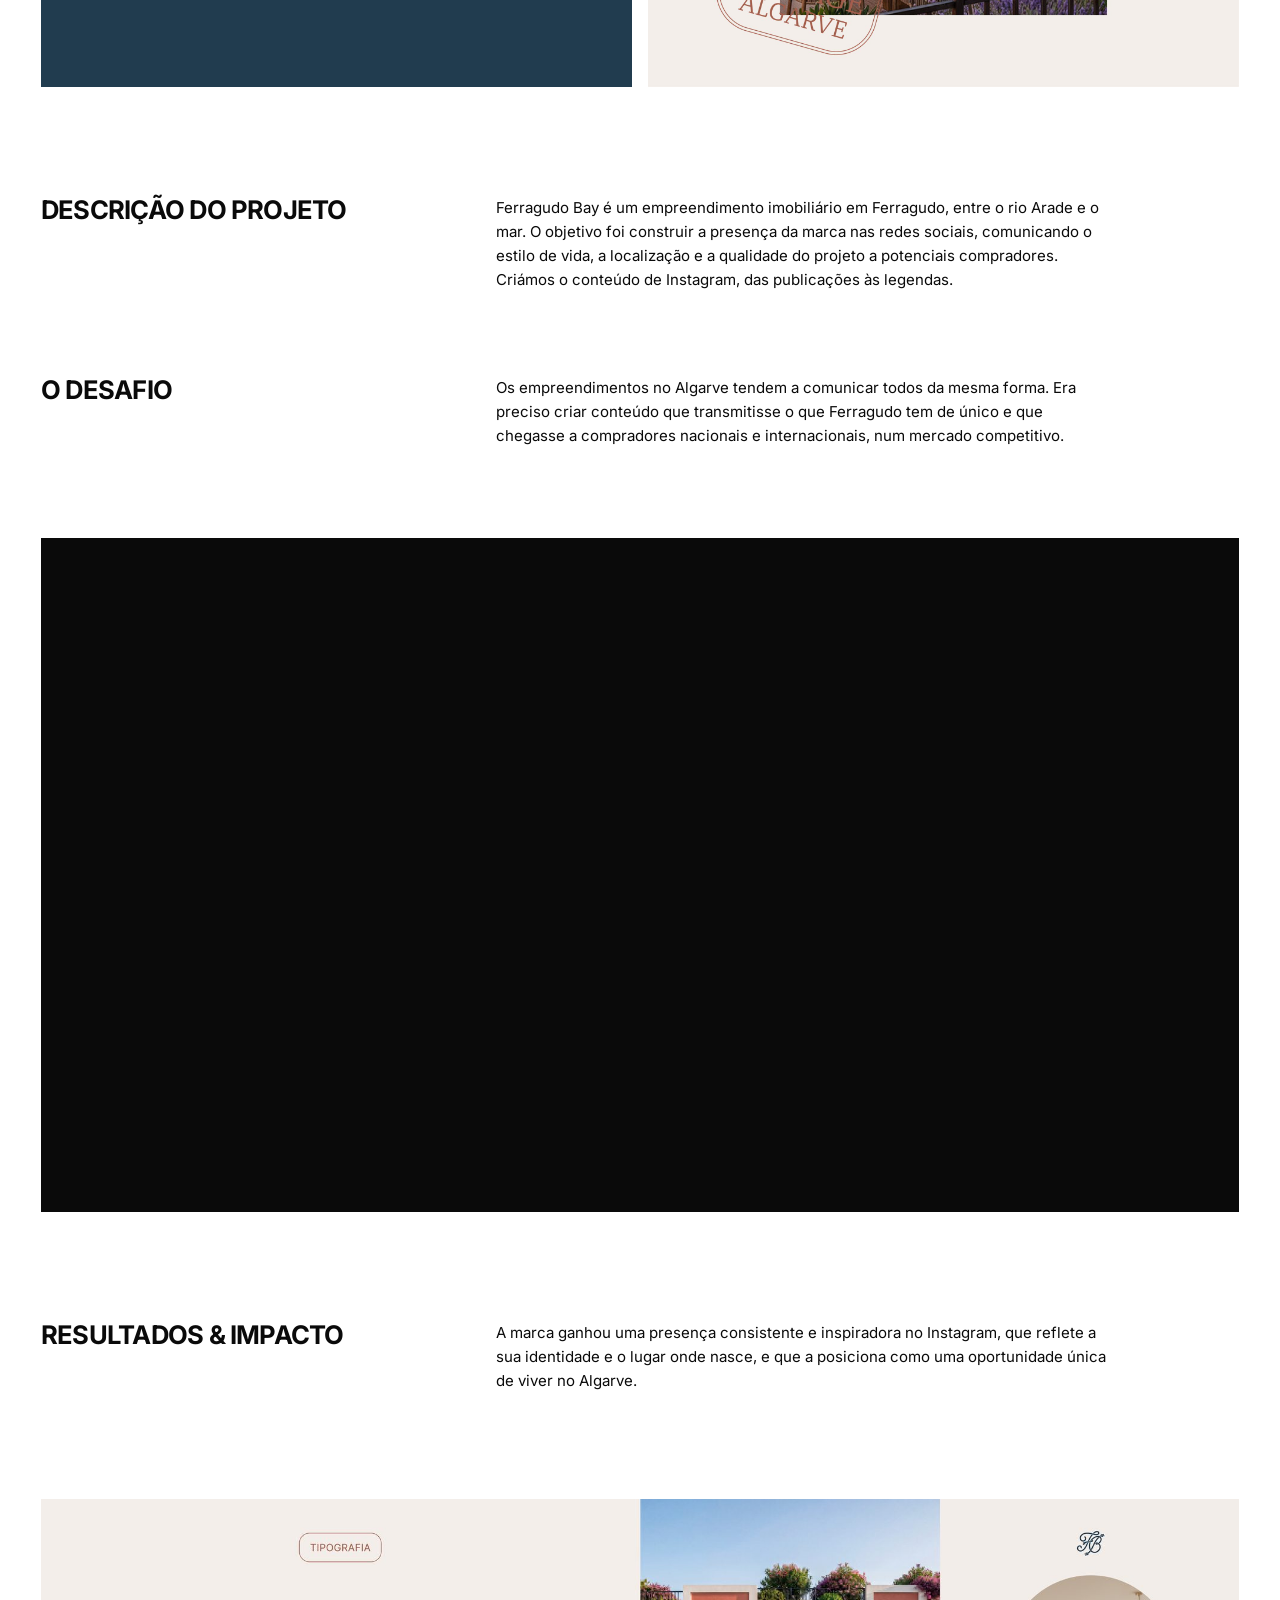
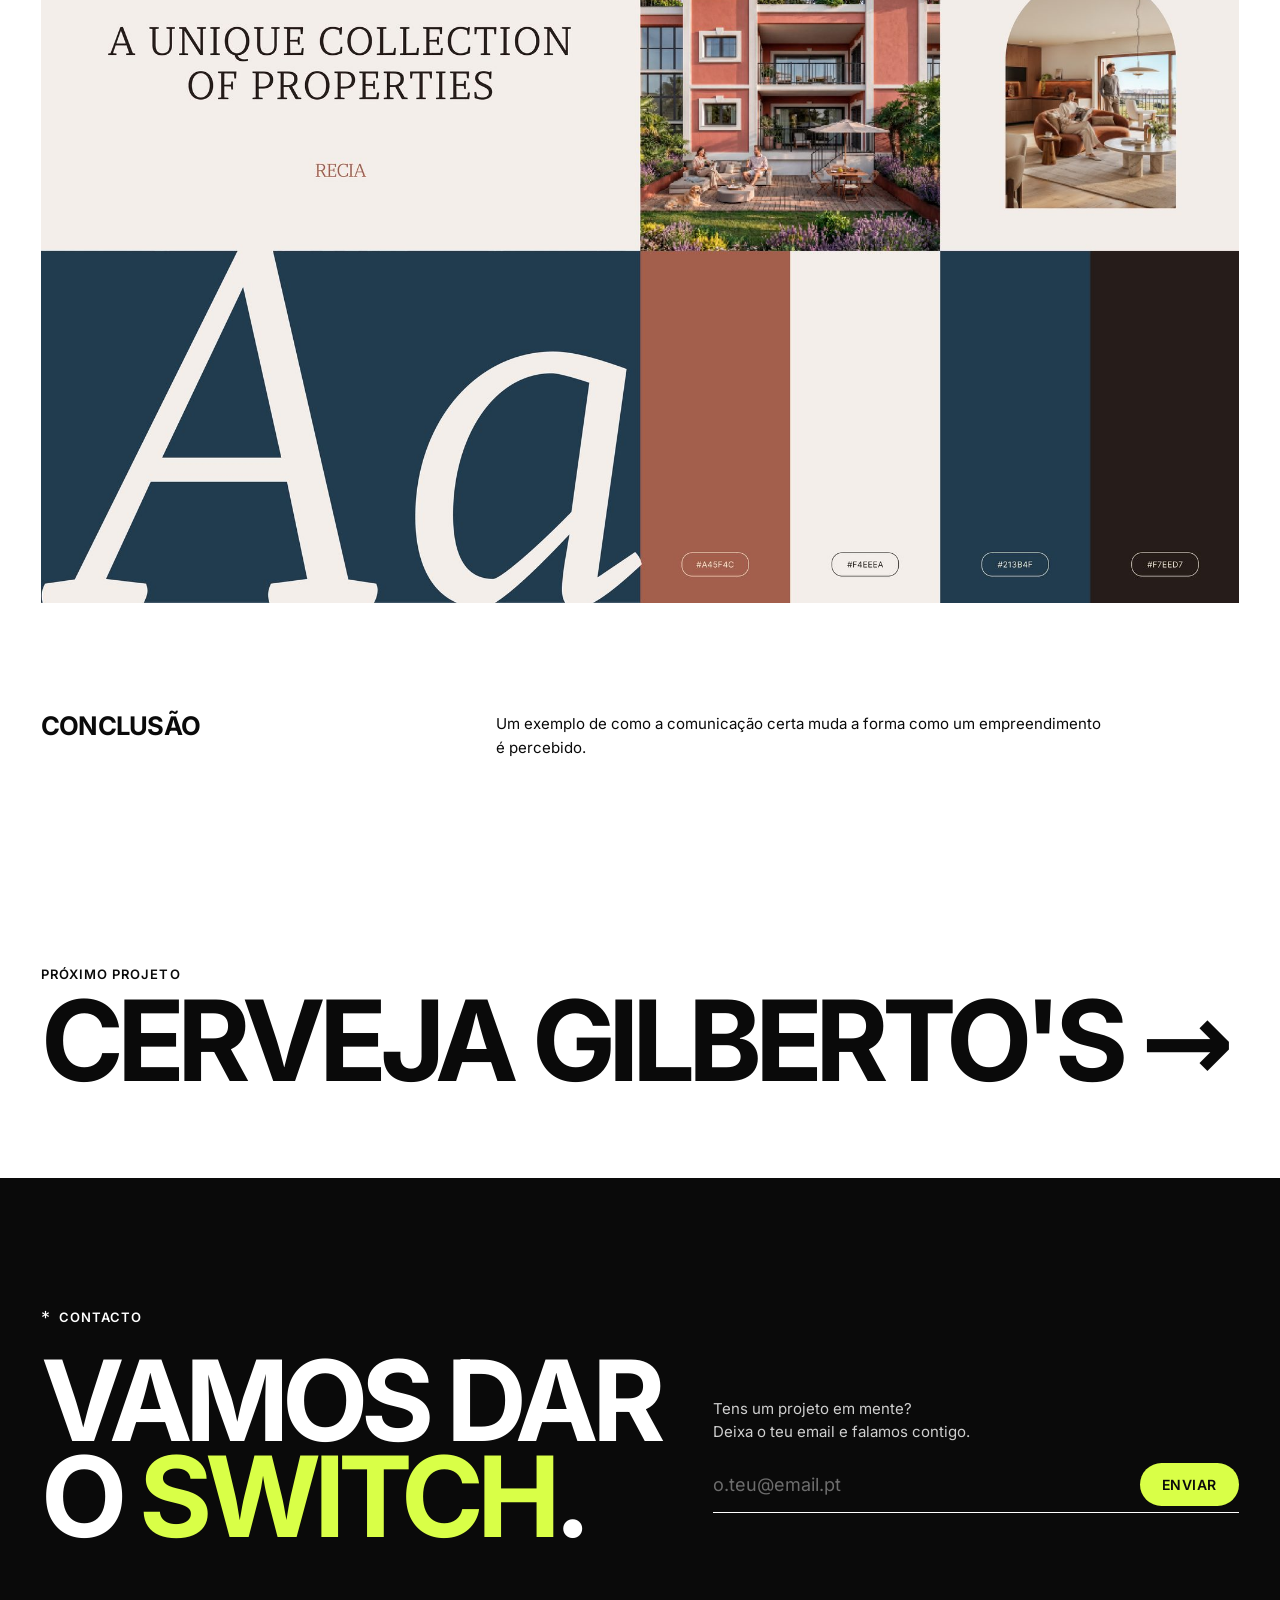
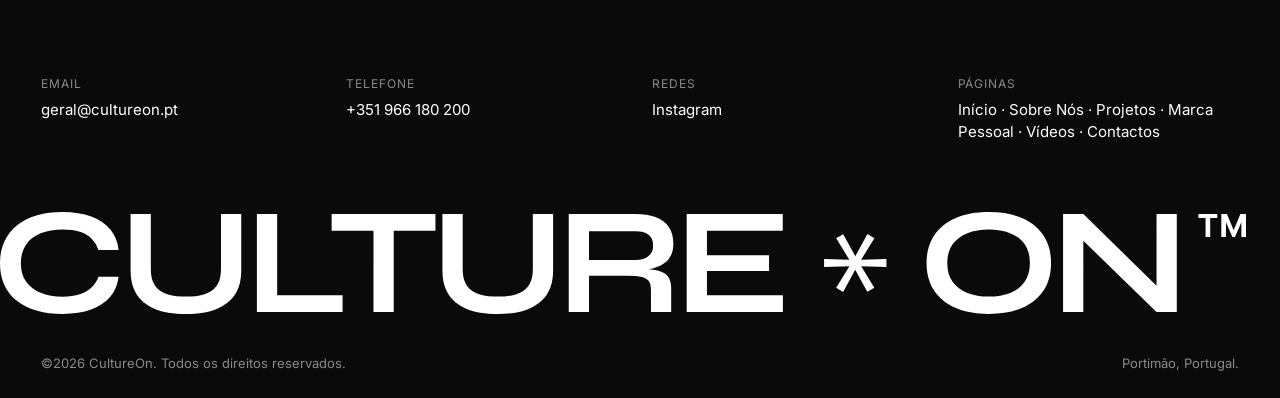
<file: projetos/ferragudo-bay/index.html>
<!DOCTYPE html>
<html lang="pt-PT">
<head>
  <meta charset="utf-8">
  <meta name="viewport" content="width=device-width, initial-scale=1">
  <title>Ferragudo Bay - Projetos CULTURE ON</title>
  <!--og--><meta property="og:image" content="https://cultureon.pt/assets/img/projetos/ferragudo-bay.jpg"><meta property="og:url" content="https://cultureon.pt/projetos/ferragudo-bay/"><meta property="og:type" content="website"><meta property="og:site_name" content="CULTURE ON"><meta name="twitter:card" content="summary_large_image"><meta name="twitter:image" content="https://cultureon.pt/assets/img/projetos/ferragudo-bay.jpg"><!--/og-->
  <!--fav--><link rel="icon" href="../../favicon.ico" sizes="any"><link rel="icon" type="image/png" href="../../assets/icons/favicon-32.png" media="(prefers-color-scheme: light)"><link rel="icon" type="image/png" href="../../assets/icons/favicon-dark-32.png" media="(prefers-color-scheme: dark)"><link rel="apple-touch-icon" href="../../assets/icons/apple-touch-icon.png"><!--/fav-->
  <meta name="description" content="Ferragudo Bay é um empreendimento imobiliário em Ferragudo, entre o rio Arade e o mar. O objetivo foi construir a presença da marca nas redes sociais,">
  <meta property="og:title" content="Ferragudo Bay - Projetos CULTURE ON">
  <link rel="preload" href="../../assets/fonts/inter-latin-700-normal.woff2" as="font" type="font/woff2" crossorigin>
  <link rel="stylesheet" href="../../styles.css?v=0694a41e">
</head>
<body>

<header class="nav">
  <a href="../../" class="nav__logo" aria-label="CultureOn - início">
    <img src="../../assets/img/logo.svg" alt="Culture On" width="150" height="12">
  </a>
  <span class="nav__place"><i class="dot" aria-hidden="true"></i>Portimão, Portugal</span>
  <nav class="nav__links" aria-label="Principal">
    <a href="../../about/">Sobre Nós</a>
    <a href="../../projetos/" aria-current="page">Projetos</a>
    <a href="../../marca-pessoal/">Marca Pessoal</a>
    <a href="../../os-nossos-videos/">Vídeos</a>
    <a href="../../contactos/">Contactos</a>
  </nav>
  <button class="nav__toggle" aria-label="Abrir menu" aria-expanded="false"><span></span><span></span></button>
</header>

<main class="case">
  <section class="case__head page-hero page-hero--case">
    <a href="../" class="link-arrow link-arrow--back"><span aria-hidden="true">←</span> Projetos</a>
    <h1 class="case__title page-hero__title is-title" style="--fit: 5.88">Ferragudo Bay</h1>
    <dl class="case__meta">
      <div><dt>Cliente</dt><dd>Ferragudo Bay</dd></div>
      <div><dt>Serviços</dt><dd>Identidade Visual · Vídeos · Web Design · Editorial Design</dd></div>
      <div><dt>Categoria</dt><dd>Identidade Visual</dd></div>
      <div><dt>Ano</dt><dd>2026</dd></div>
    </dl>
  </section>

  <figure class="case__cover">
    <img src="../../assets/img/projetos/ferragudo-bay.jpg" alt="Ferragudo Bay">
  </figure>


  <section class="case__gallery case__gallery--flow">
      <figure><img src="../../assets/img/projetos/ferragudo-bay-2.jpg" alt="Ferragudo Bay - imagem 2" width="2000" height="2000" loading="lazy"></figure>
      <figure><img src="../../assets/img/projetos/ferragudo-bay-3.jpg" alt="Ferragudo Bay - imagem 3" width="2000" height="2000" loading="lazy"></figure>
  </section>
  <section class="case__body case__body--flow">
    <div class="case__block reveal">
      <h2>Descrição do projeto</h2>
      <p>Ferragudo Bay é um empreendimento imobiliário em Ferragudo, entre o rio Arade e o mar. O objetivo foi construir a presença da marca nas redes sociais, comunicando o estilo de vida, a localização e a qualidade do projeto a potenciais compradores. Criámos o conteúdo de Instagram, das publicações às legendas.</p>
    </div>
    <div class="case__block reveal">
      <h2>O desafio</h2>
      <p>Os empreendimentos no Algarve tendem a comunicar todos da mesma forma. Era preciso criar conteúdo que transmitisse o que Ferragudo tem de único e que chegasse a compradores nacionais e internacionais, num mercado competitivo.</p>
    </div>
  </section>
  <figure class="case__cover case__cover--video case__extra case__video--flow">
    <iframe src="https://player.vimeo.com/video/1235894054?title=0&amp;byline=0&amp;portrait=0&amp;dnt=1" title="Ferragudo Bay - vídeo" loading="lazy" allow="autoplay; fullscreen; picture-in-picture" allowfullscreen></iframe>
  </figure>
  <section class="case__body case__body--flow">
    <div class="case__block reveal">
      <h2>Resultados &amp; impacto</h2>
      <p>A marca ganhou uma presença consistente e inspiradora no Instagram, que reflete a sua identidade e o lugar onde nasce, e que a posiciona como uma oportunidade única de viver no Algarve.</p>
    </div>
  </section>
  <section class="case__gallery case__gallery--flow">
      <figure class="is-wide"><img src="../../assets/img/projetos/ferragudo-bay-4.jpg" alt="Ferragudo Bay - imagem 4" width="2000" height="1175" loading="lazy"></figure>
  </section>
  <section class="case__body case__body--flow">
    <div class="case__block reveal">
      <h2>Conclusão</h2>
      <p>Um exemplo de como a comunicação certa muda a forma como um empreendimento é percebido.</p>
    </div>
  </section>
  <a href="../cerveja-gilbertos/" class="case__next">
    <span class="case__next-label">Próximo projeto</span>
    <span class="case__next-title is-title" style="--fit: 5.49">Cerveja Gilberto&#x27;s <span aria-hidden="true">→</span></span>
  </a>
</main>

<footer class="footer" id="contacto">
  <div class="footer__top">
    <div>
      <p class="eyebrow eyebrow--light">Contacto</p>
      <h2 class="footer__title is-title" style="--fit: 4.15">Vamos<br class="br-m"> dar<br class="br-d"><span class="sp-m">&nbsp;</span>o<br class="br-m"> <span class="accent">switch</span>.</h2>
    </div>
    <form class="form" action="https://formspree.io/f/xqpqldab" method="POST">
      <label for="email">Tens um projeto em mente?<br> Deixa o teu email e falamos contigo.</label>
      <div class="form__row">
        <input id="email" name="email" type="email" placeholder="o.teu@email.pt" required autocomplete="email">
        <button type="submit">Enviar</button>
      </div>
      <p class="form__status" role="status" aria-live="polite"></p>
    </form>
  </div>
  <div class="footer__info">
    <div>
      <p class="footer__label">Email</p>
      <a href="mailto:geral@cultureon.pt">geral@cultureon.pt</a>
    </div>
    <div>
      <p class="footer__label">Telefone</p>
      <a href="tel:+351966180200">+351 966 180 200</a>
    </div>
    <div>
      <p class="footer__label">Redes</p>
      <a href="https://www.instagram.com/cultureon.pt">Instagram</a>
    </div>
    <div>
      <p class="footer__label">Páginas</p>
      <a href="../../">Início</a> · <a href="../../about/">Sobre Nós</a> · <a href="../../projetos/">Projetos</a> · <a href="../../marca-pessoal/">Marca Pessoal</a> · <a href="../../os-nossos-videos/">Vídeos</a> · <a href="../../contactos/">Contactos</a>
    </div>
  </div>

  <div class="footer__marquee" aria-hidden="true"><div class="marquee__track"><div class="marquee__group"><img src="../../assets/img/logo-white.svg" alt="" width="1840" height="151"><img src="../../assets/img/logo-white.svg" alt="" width="1840" height="151"><img src="../../assets/img/logo-white.svg" alt="" width="1840" height="151"><img src="../../assets/img/logo-white.svg" alt="" width="1840" height="151"></div><div class="marquee__group"><img src="../../assets/img/logo-white.svg" alt="" width="1840" height="151"><img src="../../assets/img/logo-white.svg" alt="" width="1840" height="151"><img src="../../assets/img/logo-white.svg" alt="" width="1840" height="151"><img src="../../assets/img/logo-white.svg" alt="" width="1840" height="151"></div></div></div>

  <div class="footer__bottom">
    <span>©2026 CultureOn. Todos os direitos reservados.</span>
    <span>Portimão, Portugal.</span>
  </div>
</footer>

<script src="../../main.js?v=dd7f893d"></script>
</body>
</html>
</file>
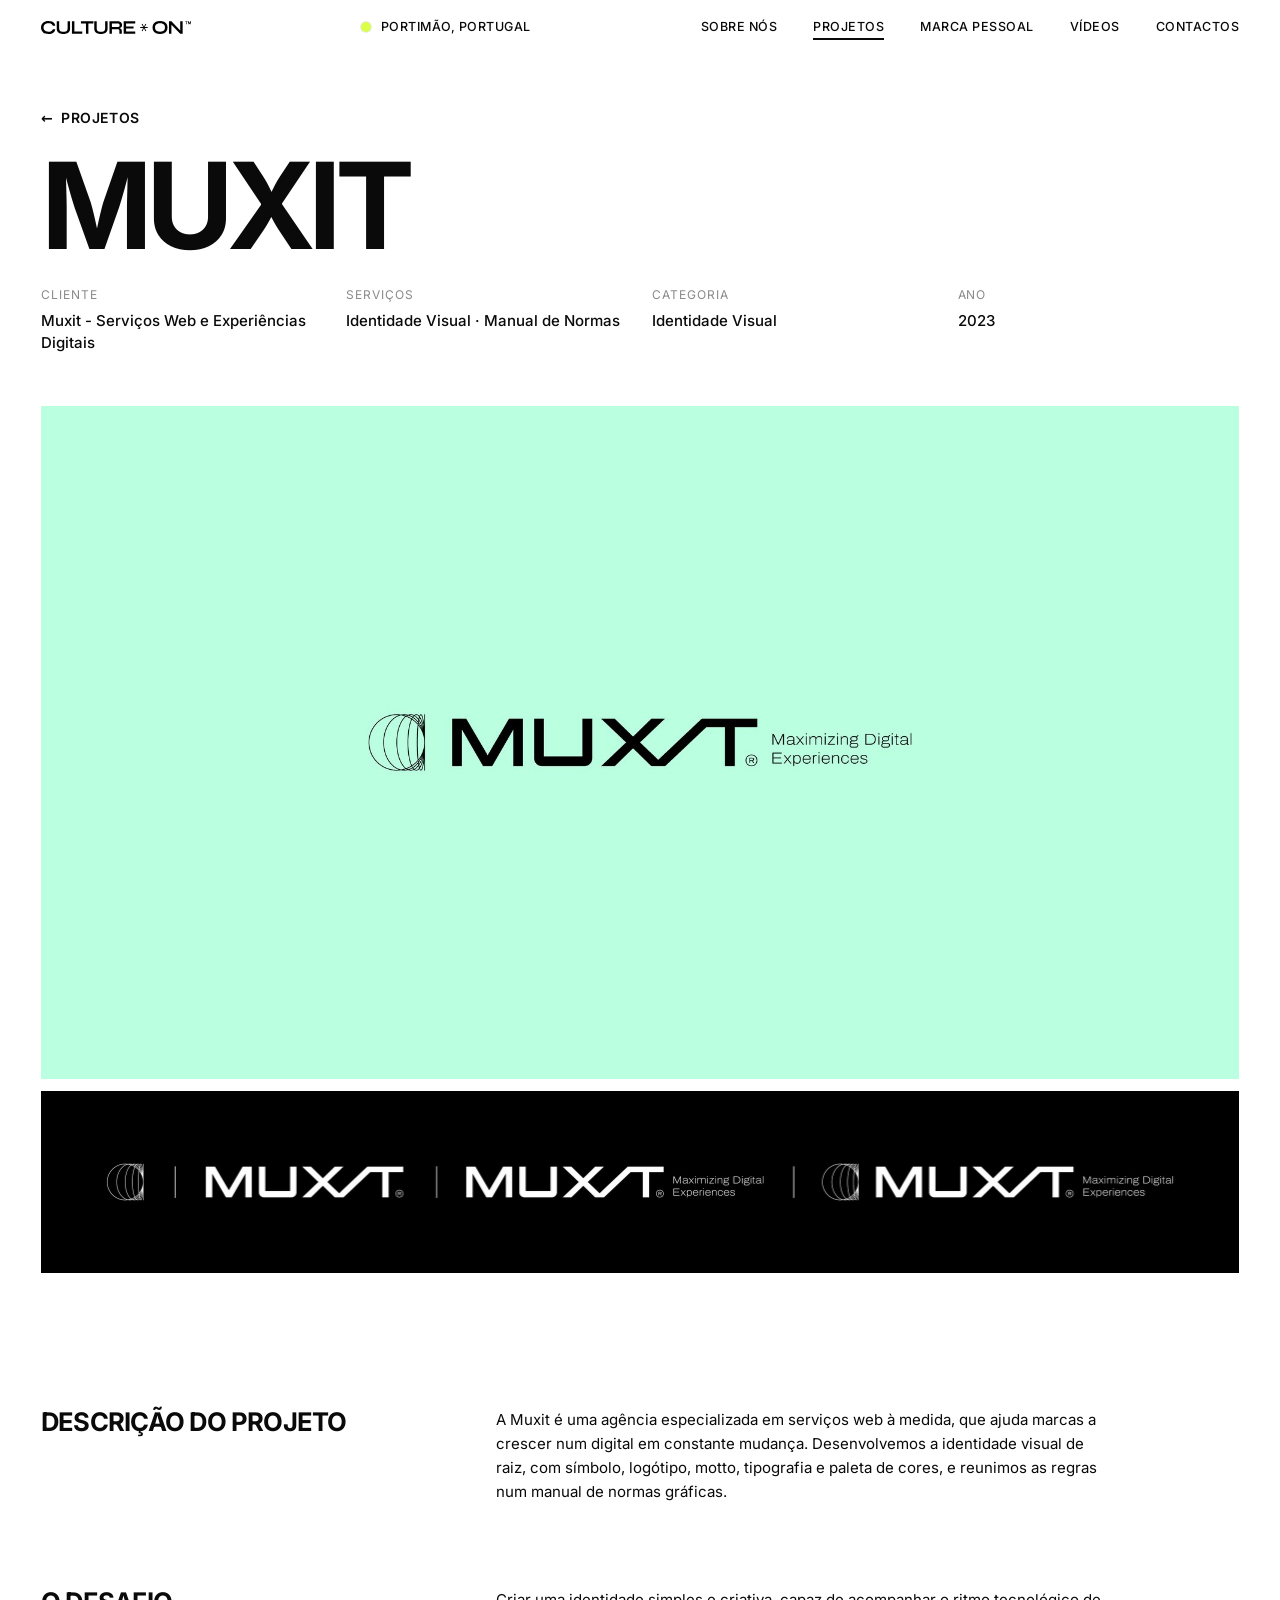
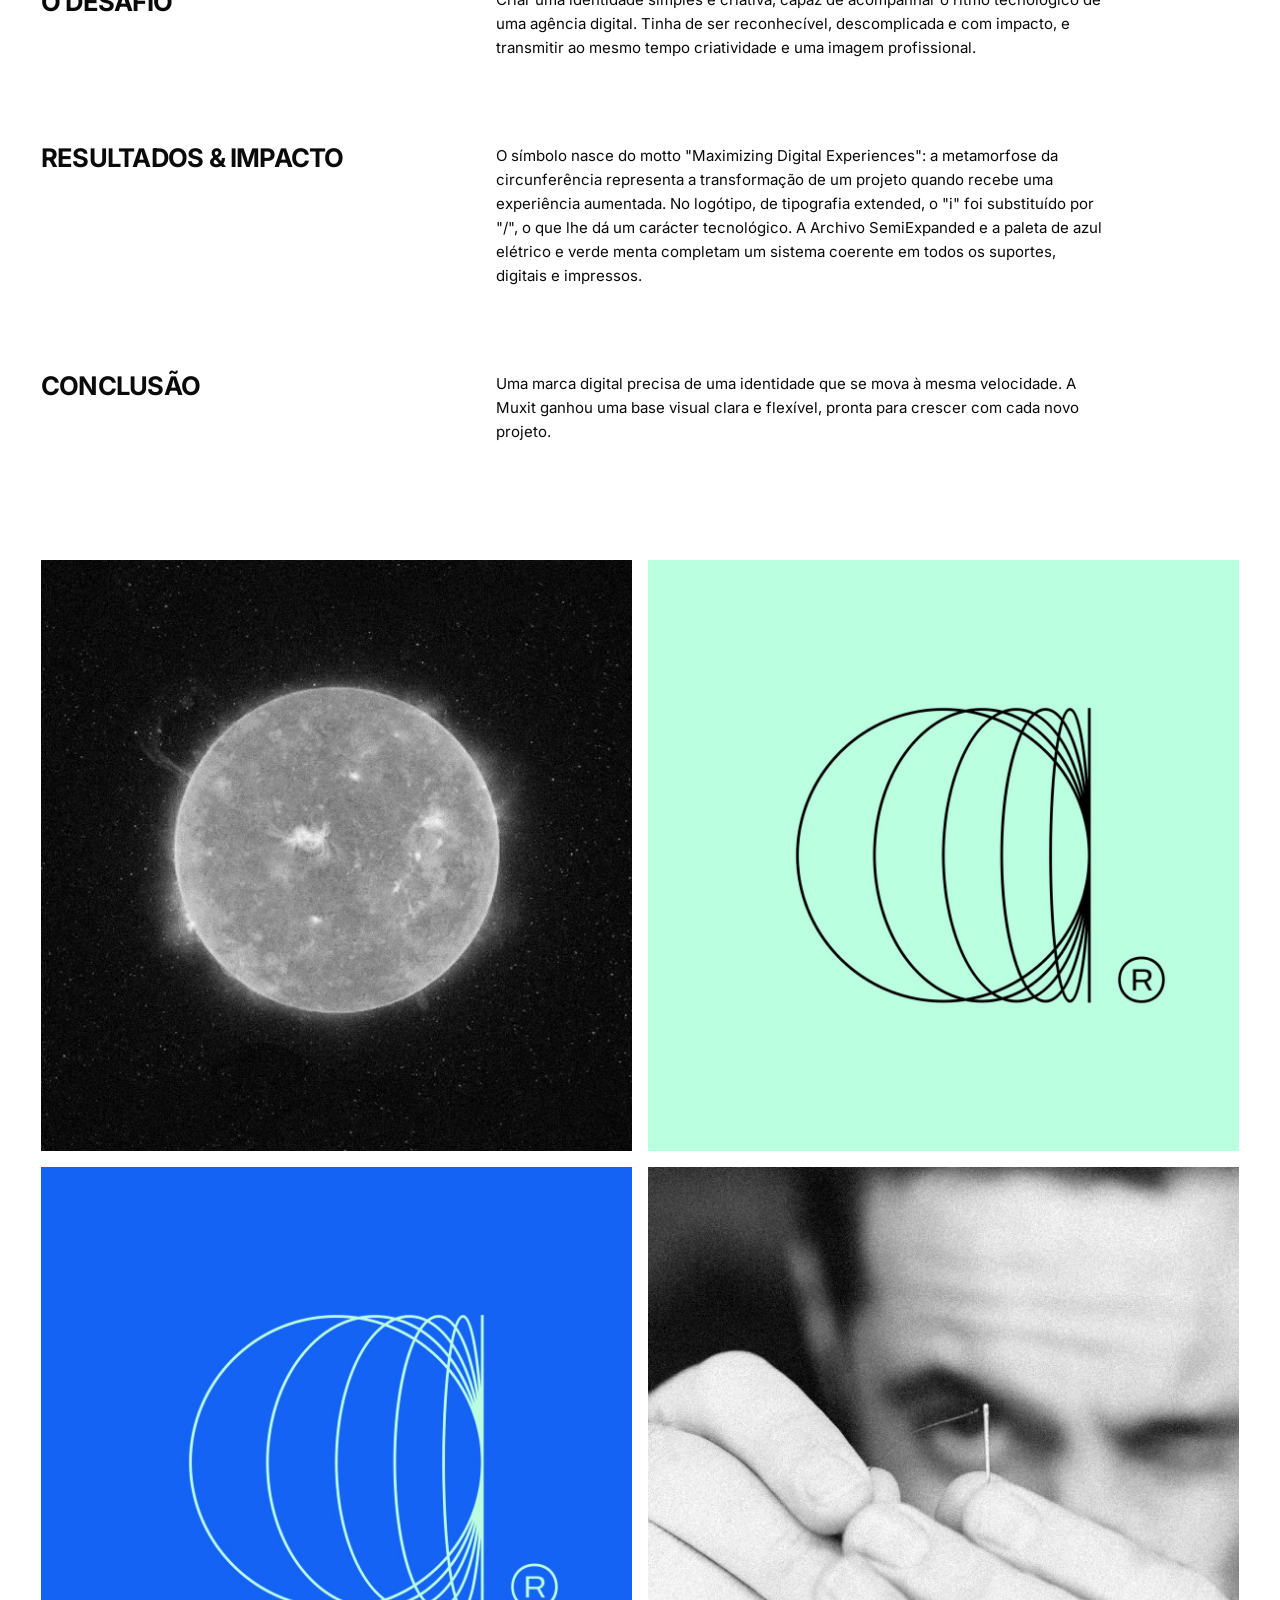
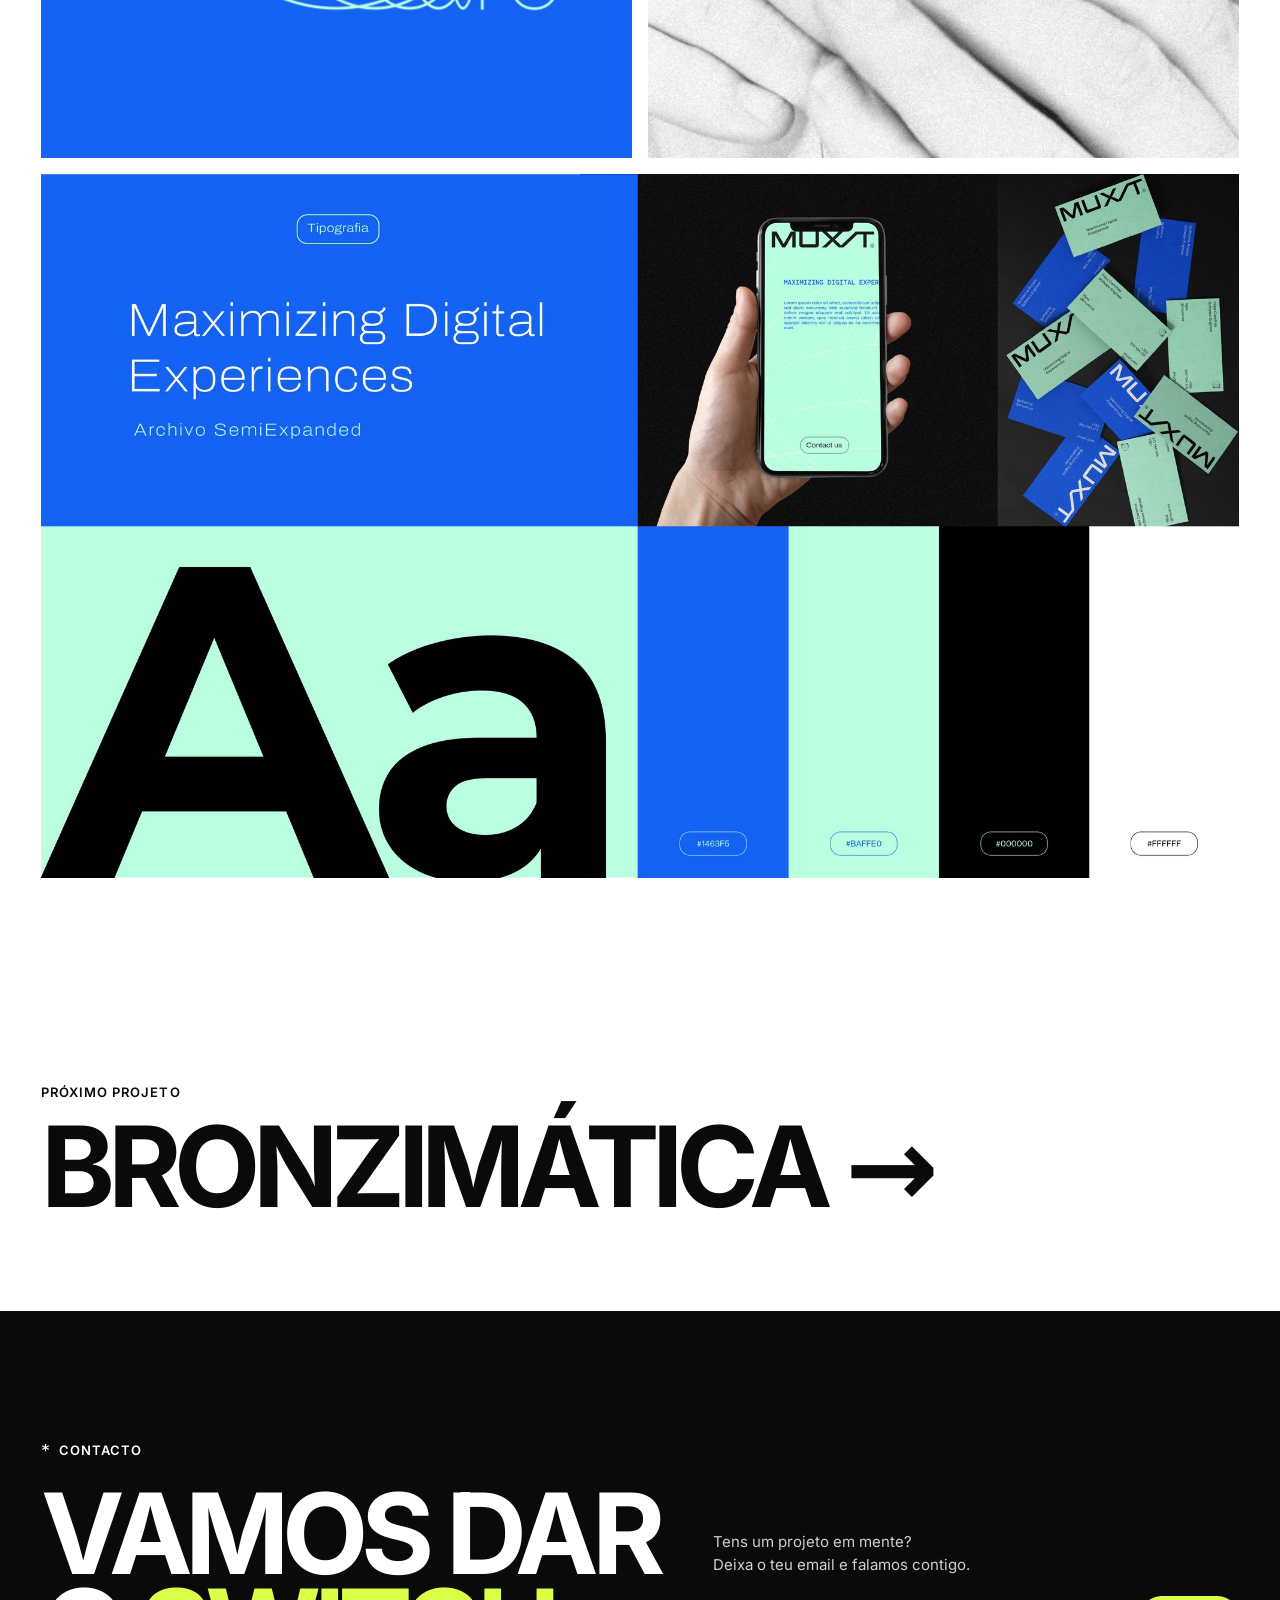
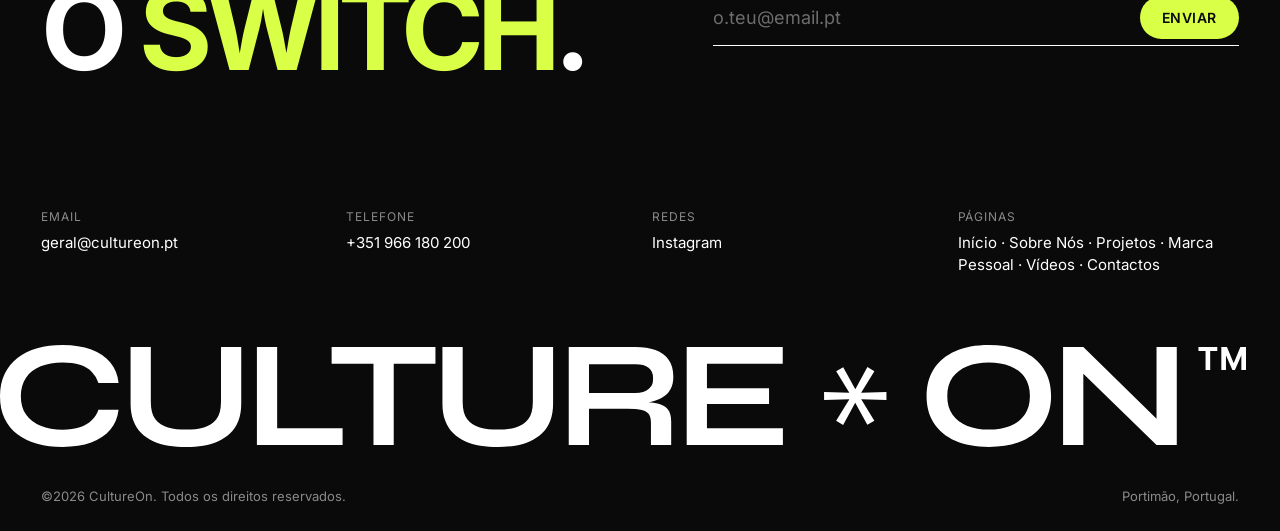
<file: projetos/muxit/index.html>
<!DOCTYPE html>
<html lang="pt-PT">
<head>
  <meta charset="utf-8">
  <meta name="viewport" content="width=device-width, initial-scale=1">
  <title>Muxit - Projetos CULTURE ON</title>
  <!--og--><meta property="og:image" content="https://cultureon.pt/assets/img/projetos/muxit.jpg"><meta property="og:url" content="https://cultureon.pt/projetos/muxit/"><meta property="og:type" content="website"><meta property="og:site_name" content="CULTURE ON"><meta name="twitter:card" content="summary_large_image"><meta name="twitter:image" content="https://cultureon.pt/assets/img/projetos/muxit.jpg"><!--/og-->
  <!--fav--><link rel="icon" href="../../favicon.ico" sizes="any"><link rel="icon" type="image/png" href="../../assets/icons/favicon-32.png" media="(prefers-color-scheme: light)"><link rel="icon" type="image/png" href="../../assets/icons/favicon-dark-32.png" media="(prefers-color-scheme: dark)"><link rel="apple-touch-icon" href="../../assets/icons/apple-touch-icon.png"><!--/fav-->
  <meta name="description" content="A Muxit é uma agência especializada em serviços web à medida, que ajuda marcas a crescer num digital em constante mudança. Desenvolvemos a identidade ">
  <meta property="og:title" content="Muxit - Projetos CULTURE ON">
  <link rel="preload" href="../../assets/fonts/inter-latin-700-normal.woff2" as="font" type="font/woff2" crossorigin>
  <link rel="stylesheet" href="../../styles.css?v=0694a41e">
</head>
<body>

<header class="nav">
  <a href="../../" class="nav__logo" aria-label="CultureOn - início">
    <img src="../../assets/img/logo.svg" alt="Culture On" width="150" height="12">
  </a>
  <span class="nav__place"><i class="dot" aria-hidden="true"></i>Portimão, Portugal</span>
  <nav class="nav__links" aria-label="Principal">
    <a href="../../about/">Sobre Nós</a>
    <a href="../../projetos/" aria-current="page">Projetos</a>
    <a href="../../marca-pessoal/">Marca Pessoal</a>
    <a href="../../os-nossos-videos/">Vídeos</a>
    <a href="../../contactos/">Contactos</a>
  </nav>
  <button class="nav__toggle" aria-label="Abrir menu" aria-expanded="false"><span></span><span></span></button>
</header>

<main class="case">
  <section class="case__head page-hero page-hero--case">
    <a href="../" class="link-arrow link-arrow--back"><span aria-hidden="true">←</span> Projetos</a>
    <h1 class="case__title page-hero__title is-title" style="--fit: 3.20">Muxit</h1>
    <dl class="case__meta">
      <div><dt>Cliente</dt><dd>Muxit - Serviços Web e Experiências Digitais</dd></div>
      <div><dt>Serviços</dt><dd>Identidade Visual · Manual de Normas</dd></div>
      <div><dt>Categoria</dt><dd>Identidade Visual</dd></div>
      <div><dt>Ano</dt><dd>2023</dd></div>
    </dl>
  </section>

  <figure class="case__cover">
    <img src="../../assets/img/projetos/muxit.jpg" alt="Muxit">
  </figure>
  <figure class="case__cover case__cover--banner">
    <img src="../../assets/img/projetos/muxit-variacoes.jpg" alt="Muxit - variações do logótipo" loading="lazy">
  </figure>


  <section class="case__body">
    <div class="case__block reveal">
      <h2>Descrição do projeto</h2>
      <p>A Muxit é uma agência especializada em serviços web à medida, que ajuda marcas a crescer num digital em constante mudança. Desenvolvemos a identidade visual de raiz, com símbolo, logótipo, motto, tipografia e paleta de cores, e reunimos as regras num manual de normas gráficas.</p>
    </div>
    <div class="case__block reveal">
      <h2>O desafio</h2>
      <p>Criar uma identidade simples e criativa, capaz de acompanhar o ritmo tecnológico de uma agência digital. Tinha de ser reconhecível, descomplicada e com impacto, e transmitir ao mesmo tempo criatividade e uma imagem profissional.</p>
    </div>
    <div class="case__block reveal">
      <h2>Resultados &amp; impacto</h2>
      <p>O símbolo nasce do motto &quot;Maximizing Digital Experiences&quot;: a metamorfose da circunferência representa a transformação de um projeto quando recebe uma experiência aumentada. No logótipo, de tipografia extended, o &quot;i&quot; foi substituído por &quot;/&quot;, o que lhe dá um carácter tecnológico. A Archivo SemiExpanded e a paleta de azul elétrico e verde menta completam um sistema coerente em todos os suportes, digitais e impressos.</p>
    </div>
    <div class="case__block reveal">
      <h2>Conclusão</h2>
      <p>Uma marca digital precisa de uma identidade que se mova à mesma velocidade. A Muxit ganhou uma base visual clara e flexível, pronta para crescer com cada novo projeto.</p>
    </div>
  </section>

  <section class="case__gallery">
      <figure><img src="../../assets/img/projetos/muxit-2.jpg" alt="Muxit - imagem 2" width="1200" height="1200" loading="lazy"></figure>
      <figure><img src="../../assets/img/projetos/muxit-3.jpg" alt="Muxit - imagem 3" width="1200" height="1200" loading="lazy"></figure>
      <figure><img src="../../assets/img/projetos/muxit-4.jpg" alt="Muxit - imagem 4" width="1200" height="1200" loading="lazy"></figure>
      <figure><img src="../../assets/img/projetos/muxit-5.jpg" alt="Muxit - imagem 5" width="1200" height="1200" loading="lazy"></figure>
      <figure class="is-wide"><img src="../../assets/img/projetos/muxit-6.jpg" alt="Muxit - imagem 6" width="2000" height="1175" loading="lazy"></figure>
  </section>
  <a href="../bronzimatica/" class="case__next">
    <span class="case__next-label">Próximo projeto</span>
    <span class="case__next-title is-title" style="--fit: 7.28; --lh: 1">Bronzimática <span aria-hidden="true">→</span></span>
  </a>
</main>

<footer class="footer" id="contacto">
  <div class="footer__top">
    <div>
      <p class="eyebrow eyebrow--light">Contacto</p>
      <h2 class="footer__title is-title" style="--fit: 4.15">Vamos<br class="br-m"> dar<br class="br-d"><span class="sp-m">&nbsp;</span>o<br class="br-m"> <span class="accent">switch</span>.</h2>
    </div>
    <form class="form" action="https://formspree.io/f/xqpqldab" method="POST">
      <label for="email">Tens um projeto em mente?<br> Deixa o teu email e falamos contigo.</label>
      <div class="form__row">
        <input id="email" name="email" type="email" placeholder="o.teu@email.pt" required autocomplete="email">
        <button type="submit">Enviar</button>
      </div>
      <p class="form__status" role="status" aria-live="polite"></p>
    </form>
  </div>
  <div class="footer__info">
    <div>
      <p class="footer__label">Email</p>
      <a href="mailto:geral@cultureon.pt">geral@cultureon.pt</a>
    </div>
    <div>
      <p class="footer__label">Telefone</p>
      <a href="tel:+351966180200">+351 966 180 200</a>
    </div>
    <div>
      <p class="footer__label">Redes</p>
      <a href="https://www.instagram.com/cultureon.pt">Instagram</a>
    </div>
    <div>
      <p class="footer__label">Páginas</p>
      <a href="../../">Início</a> · <a href="../../about/">Sobre Nós</a> · <a href="../../projetos/">Projetos</a> · <a href="../../marca-pessoal/">Marca Pessoal</a> · <a href="../../os-nossos-videos/">Vídeos</a> · <a href="../../contactos/">Contactos</a>
    </div>
  </div>

  <div class="footer__marquee" aria-hidden="true"><div class="marquee__track"><div class="marquee__group"><img src="../../assets/img/logo-white.svg" alt="" width="1840" height="151"><img src="../../assets/img/logo-white.svg" alt="" width="1840" height="151"><img src="../../assets/img/logo-white.svg" alt="" width="1840" height="151"><img src="../../assets/img/logo-white.svg" alt="" width="1840" height="151"></div><div class="marquee__group"><img src="../../assets/img/logo-white.svg" alt="" width="1840" height="151"><img src="../../assets/img/logo-white.svg" alt="" width="1840" height="151"><img src="../../assets/img/logo-white.svg" alt="" width="1840" height="151"><img src="../../assets/img/logo-white.svg" alt="" width="1840" height="151"></div></div></div>

  <div class="footer__bottom">
    <span>©2026 CultureOn. Todos os direitos reservados.</span>
    <span>Portimão, Portugal.</span>
  </div>
</footer>

<script src="../../main.js?v=dd7f893d"></script>
</body>
</html>
</file>
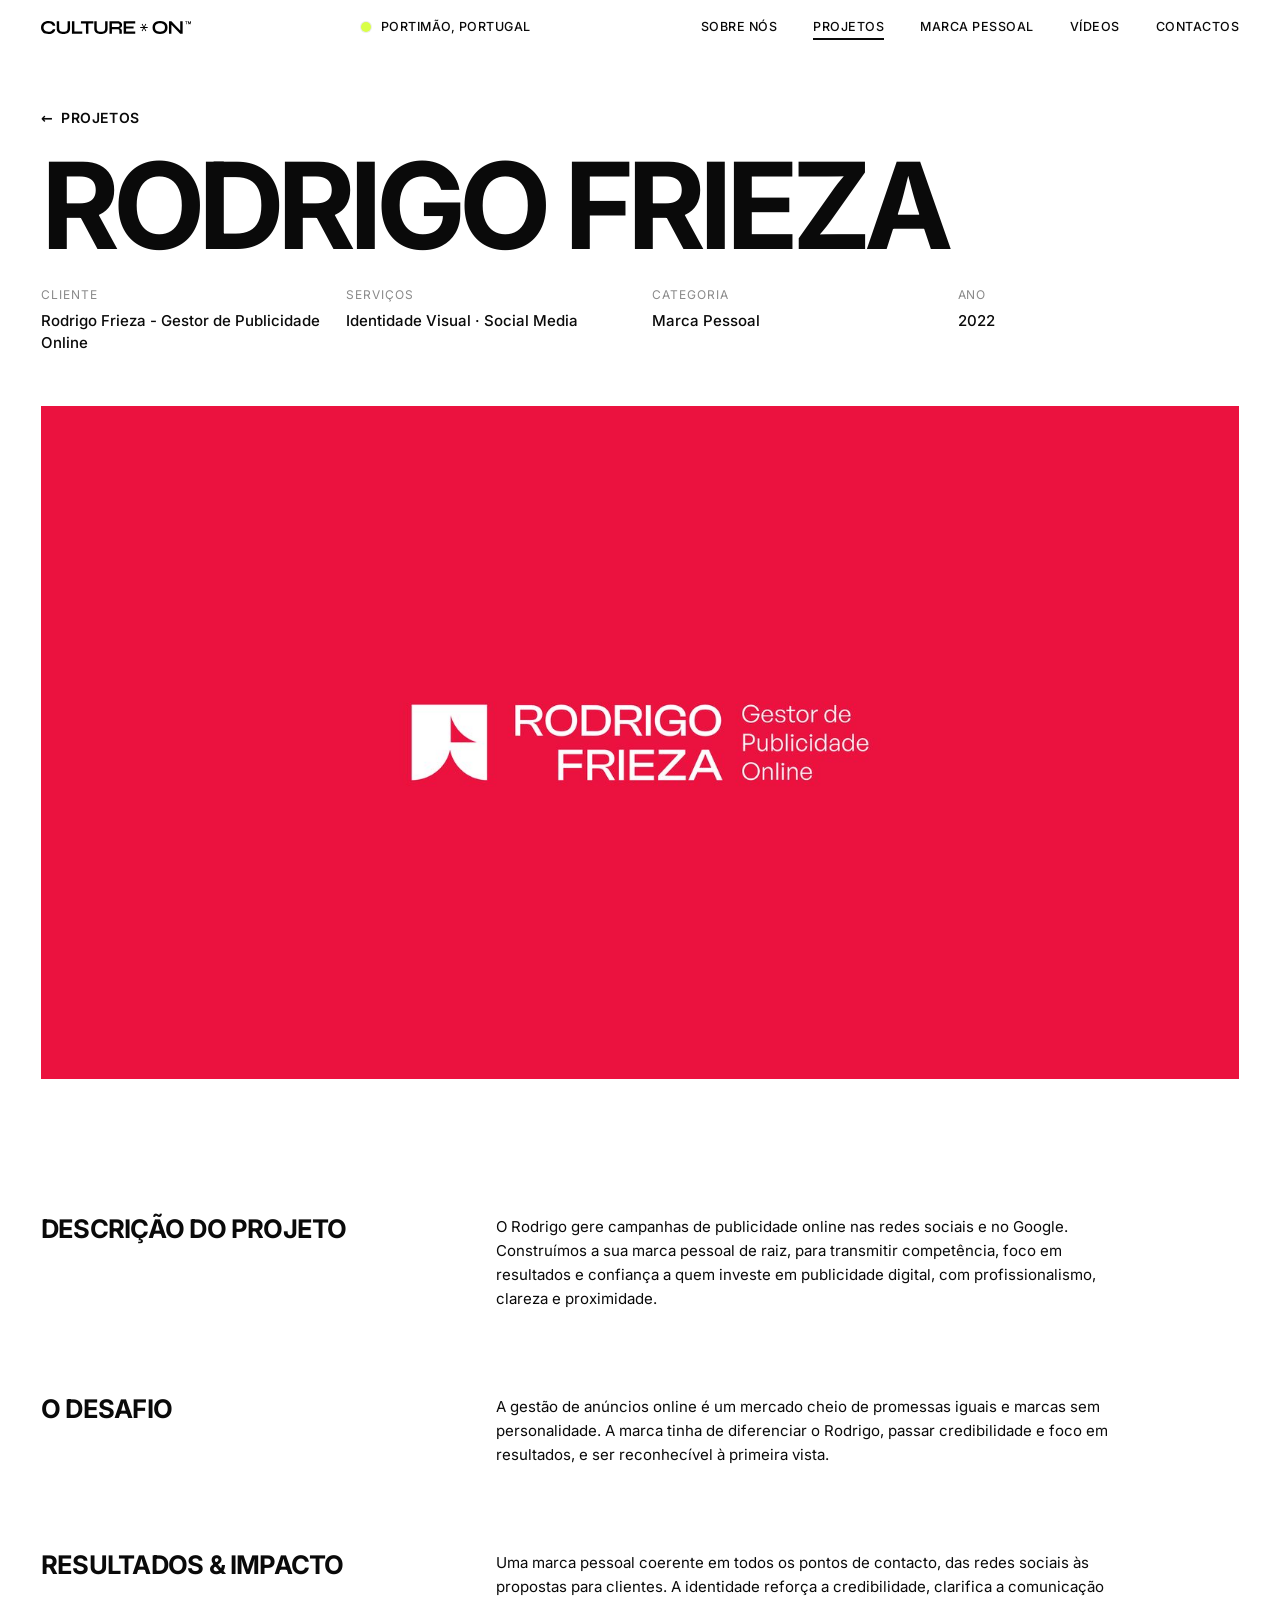
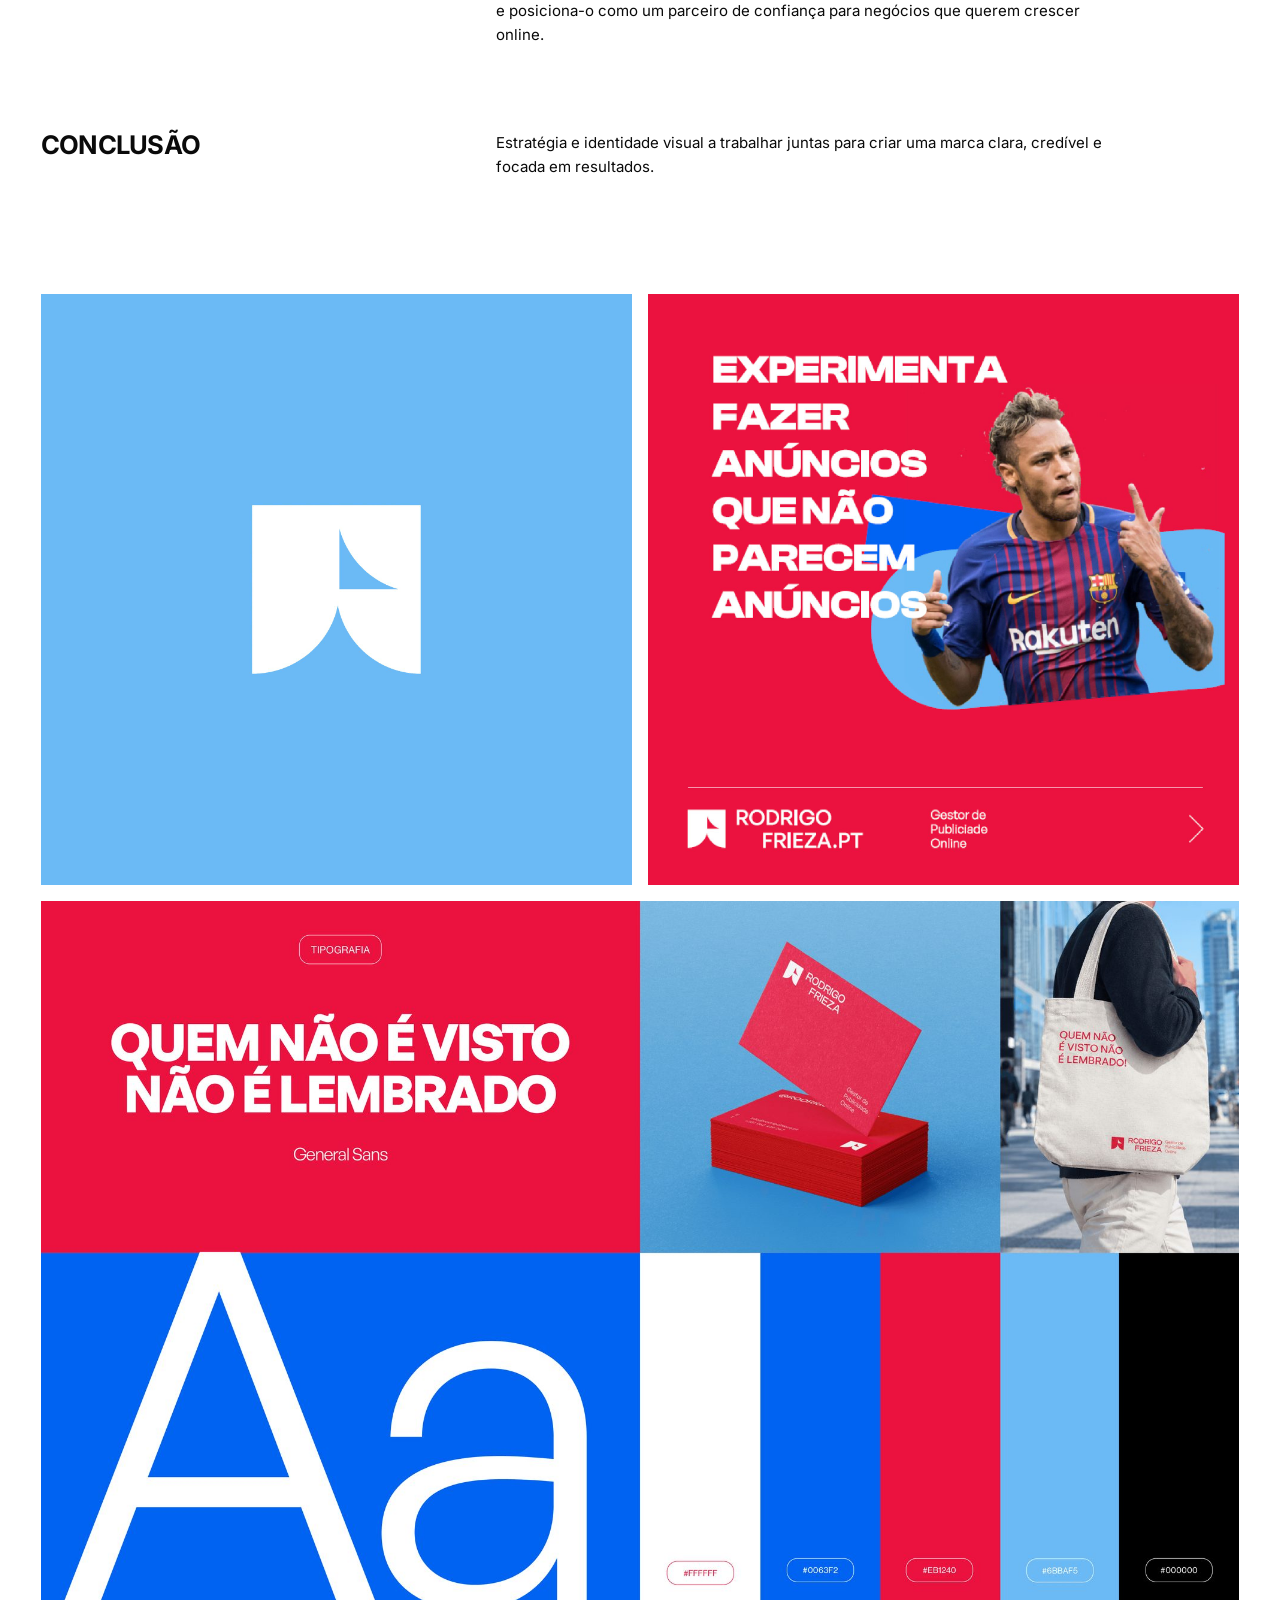
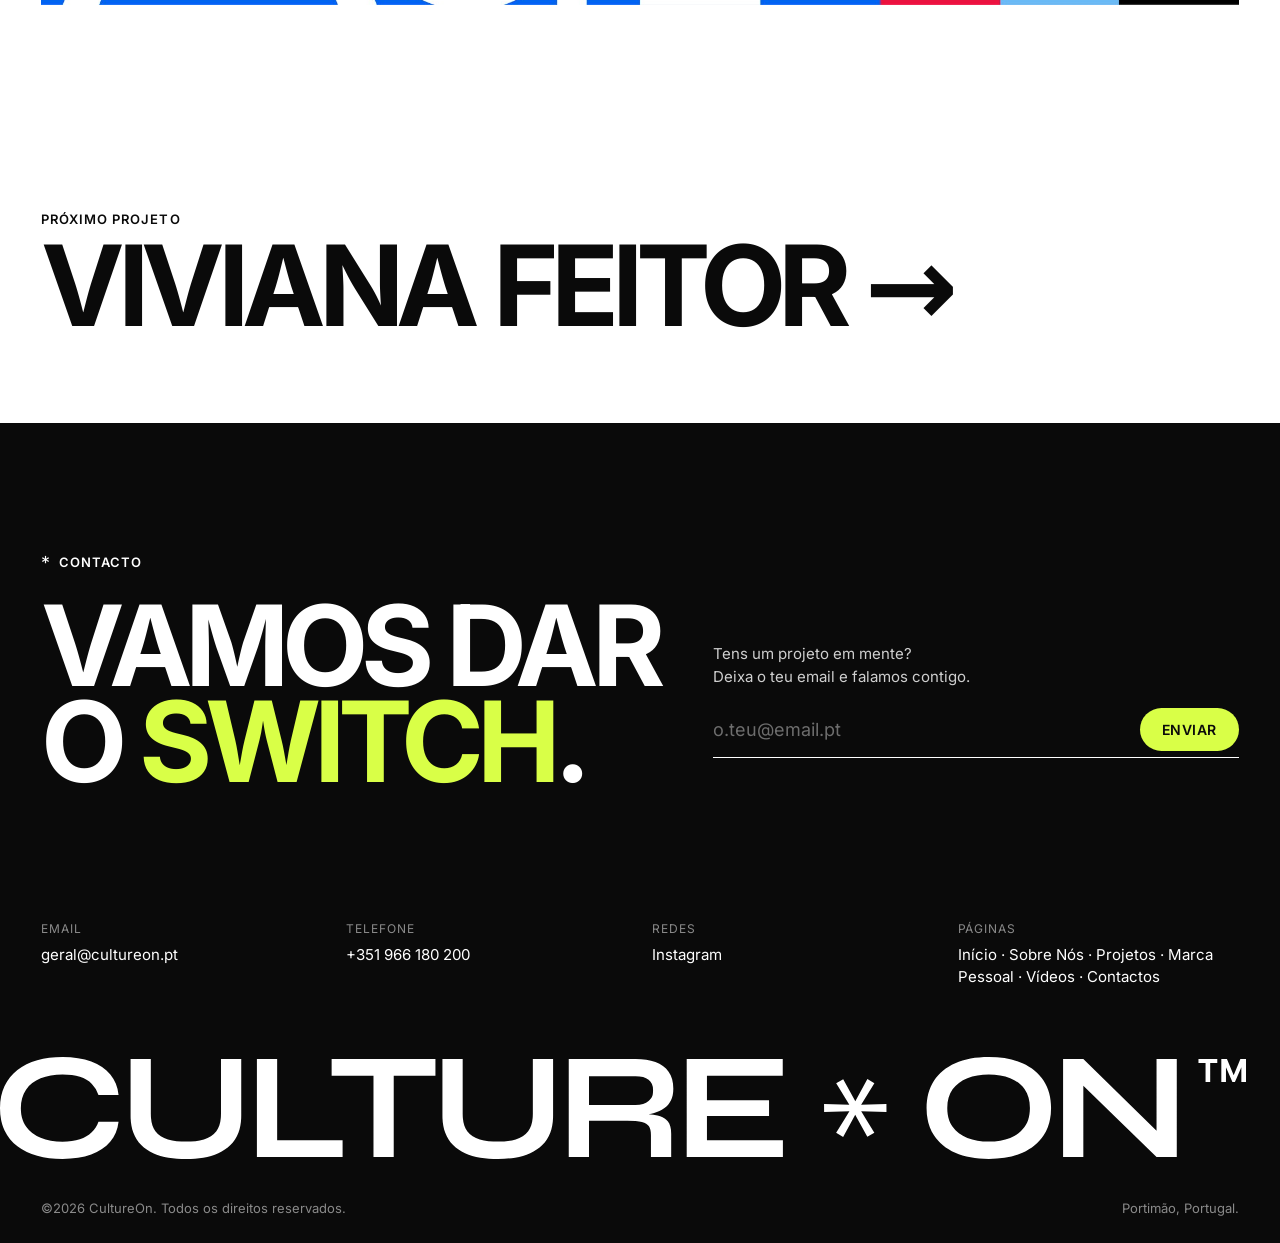
<file: projetos/rodrigo-frieza/index.html>
<!DOCTYPE html>
<html lang="pt-PT">
<head>
  <meta charset="utf-8">
  <meta name="viewport" content="width=device-width, initial-scale=1">
  <title>Rodrigo Frieza - Projetos CULTURE ON</title>
  <!--og--><meta property="og:image" content="https://cultureon.pt/assets/img/projetos/rodrigo-frieza.jpg"><meta property="og:url" content="https://cultureon.pt/projetos/rodrigo-frieza/"><meta property="og:type" content="website"><meta property="og:site_name" content="CULTURE ON"><meta name="twitter:card" content="summary_large_image"><meta name="twitter:image" content="https://cultureon.pt/assets/img/projetos/rodrigo-frieza.jpg"><!--/og-->
  <!--fav--><link rel="icon" href="../../favicon.ico" sizes="any"><link rel="icon" type="image/png" href="../../assets/icons/favicon-32.png" media="(prefers-color-scheme: light)"><link rel="icon" type="image/png" href="../../assets/icons/favicon-dark-32.png" media="(prefers-color-scheme: dark)"><link rel="apple-touch-icon" href="../../assets/icons/apple-touch-icon.png"><!--/fav-->
  <meta name="description" content="O Rodrigo gere campanhas de publicidade online nas redes sociais e no Google. Construímos a sua marca pessoal de raiz, para transmitir competência, fo">
  <meta property="og:title" content="Rodrigo Frieza - Projetos CULTURE ON">
  <link rel="preload" href="../../assets/fonts/inter-latin-700-normal.woff2" as="font" type="font/woff2" crossorigin>
  <link rel="stylesheet" href="../../styles.css?v=0694a41e">
</head>
<body>

<header class="nav">
  <a href="../../" class="nav__logo" aria-label="CultureOn - início">
    <img src="../../assets/img/logo.svg" alt="Culture On" width="150" height="12">
  </a>
  <span class="nav__place"><i class="dot" aria-hidden="true"></i>Portimão, Portugal</span>
  <nav class="nav__links" aria-label="Principal">
    <a href="../../about/">Sobre Nós</a>
    <a href="../../projetos/" aria-current="page">Projetos</a>
    <a href="../../marca-pessoal/">Marca Pessoal</a>
    <a href="../../os-nossos-videos/">Vídeos</a>
    <a href="../../contactos/">Contactos</a>
  </nav>
  <button class="nav__toggle" aria-label="Abrir menu" aria-expanded="false"><span></span><span></span></button>
</header>

<main class="case">
  <section class="case__head page-hero page-hero--case">
    <a href="../" class="link-arrow link-arrow--back"><span aria-hidden="true">←</span> Projetos</a>
    <h1 class="case__title page-hero__title is-title" style="--fit: 4.37">Rodrigo Frieza</h1>
    <dl class="case__meta">
      <div><dt>Cliente</dt><dd>Rodrigo Frieza - Gestor de Publicidade Online</dd></div>
      <div><dt>Serviços</dt><dd>Identidade Visual · Social Media</dd></div>
      <div><dt>Categoria</dt><dd>Marca Pessoal</dd></div>
      <div><dt>Ano</dt><dd>2022</dd></div>
    </dl>
  </section>

  <figure class="case__cover">
    <img src="../../assets/img/projetos/rodrigo-frieza.jpg" alt="Rodrigo Frieza">
  </figure>


  <section class="case__body">
    <div class="case__block reveal">
      <h2>Descrição do projeto</h2>
      <p>O Rodrigo gere campanhas de publicidade online nas redes sociais e no Google. Construímos a sua marca pessoal de raiz, para transmitir competência, foco em resultados e confiança a quem investe em publicidade digital, com profissionalismo, clareza e proximidade.</p>
    </div>
    <div class="case__block reveal">
      <h2>O desafio</h2>
      <p>A gestão de anúncios online é um mercado cheio de promessas iguais e marcas sem personalidade. A marca tinha de diferenciar o Rodrigo, passar credibilidade e foco em resultados, e ser reconhecível à primeira vista.</p>
    </div>
    <div class="case__block reveal">
      <h2>Resultados &amp; impacto</h2>
      <p>Uma marca pessoal coerente em todos os pontos de contacto, das redes sociais às propostas para clientes. A identidade reforça a credibilidade, clarifica a comunicação e posiciona-o como um parceiro de confiança para negócios que querem crescer online.</p>
    </div>
    <div class="case__block reveal">
      <h2>Conclusão</h2>
      <p>Estratégia e identidade visual a trabalhar juntas para criar uma marca clara, credível e focada em resultados.</p>
    </div>
  </section>

  <section class="case__gallery">
      <figure><img src="../../assets/img/projetos/rodrigo-frieza-2.jpg" alt="Rodrigo Frieza - imagem 2" width="2000" height="2000" loading="lazy"></figure>
      <figure><img src="../../assets/img/projetos/rodrigo-frieza-3.jpg" alt="Rodrigo Frieza - imagem 3" width="2000" height="2000" loading="lazy"></figure>
      <figure class="is-wide"><img src="../../assets/img/projetos/rodrigo-frieza-4.jpg" alt="Rodrigo Frieza - imagem 4" width="2000" height="1175" loading="lazy"></figure>
  </section>
  <a href="../viviana-feitor/" class="case__next">
    <span class="case__next-label">Próximo projeto</span>
    <span class="case__next-title is-title" style="--fit: 4.03">Viviana Feitor <span aria-hidden="true">→</span></span>
  </a>
</main>

<footer class="footer" id="contacto">
  <div class="footer__top">
    <div>
      <p class="eyebrow eyebrow--light">Contacto</p>
      <h2 class="footer__title is-title" style="--fit: 4.15">Vamos<br class="br-m"> dar<br class="br-d"><span class="sp-m">&nbsp;</span>o<br class="br-m"> <span class="accent">switch</span>.</h2>
    </div>
    <form class="form" action="https://formspree.io/f/xqpqldab" method="POST">
      <label for="email">Tens um projeto em mente?<br> Deixa o teu email e falamos contigo.</label>
      <div class="form__row">
        <input id="email" name="email" type="email" placeholder="o.teu@email.pt" required autocomplete="email">
        <button type="submit">Enviar</button>
      </div>
      <p class="form__status" role="status" aria-live="polite"></p>
    </form>
  </div>
  <div class="footer__info">
    <div>
      <p class="footer__label">Email</p>
      <a href="mailto:geral@cultureon.pt">geral@cultureon.pt</a>
    </div>
    <div>
      <p class="footer__label">Telefone</p>
      <a href="tel:+351966180200">+351 966 180 200</a>
    </div>
    <div>
      <p class="footer__label">Redes</p>
      <a href="https://www.instagram.com/cultureon.pt">Instagram</a>
    </div>
    <div>
      <p class="footer__label">Páginas</p>
      <a href="../../">Início</a> · <a href="../../about/">Sobre Nós</a> · <a href="../../projetos/">Projetos</a> · <a href="../../marca-pessoal/">Marca Pessoal</a> · <a href="../../os-nossos-videos/">Vídeos</a> · <a href="../../contactos/">Contactos</a>
    </div>
  </div>

  <div class="footer__marquee" aria-hidden="true"><div class="marquee__track"><div class="marquee__group"><img src="../../assets/img/logo-white.svg" alt="" width="1840" height="151"><img src="../../assets/img/logo-white.svg" alt="" width="1840" height="151"><img src="../../assets/img/logo-white.svg" alt="" width="1840" height="151"><img src="../../assets/img/logo-white.svg" alt="" width="1840" height="151"></div><div class="marquee__group"><img src="../../assets/img/logo-white.svg" alt="" width="1840" height="151"><img src="../../assets/img/logo-white.svg" alt="" width="1840" height="151"><img src="../../assets/img/logo-white.svg" alt="" width="1840" height="151"><img src="../../assets/img/logo-white.svg" alt="" width="1840" height="151"></div></div></div>

  <div class="footer__bottom">
    <span>©2026 CultureOn. Todos os direitos reservados.</span>
    <span>Portimão, Portugal.</span>
  </div>
</footer>

<script src="../../main.js?v=dd7f893d"></script>
</body>
</html>
</file>
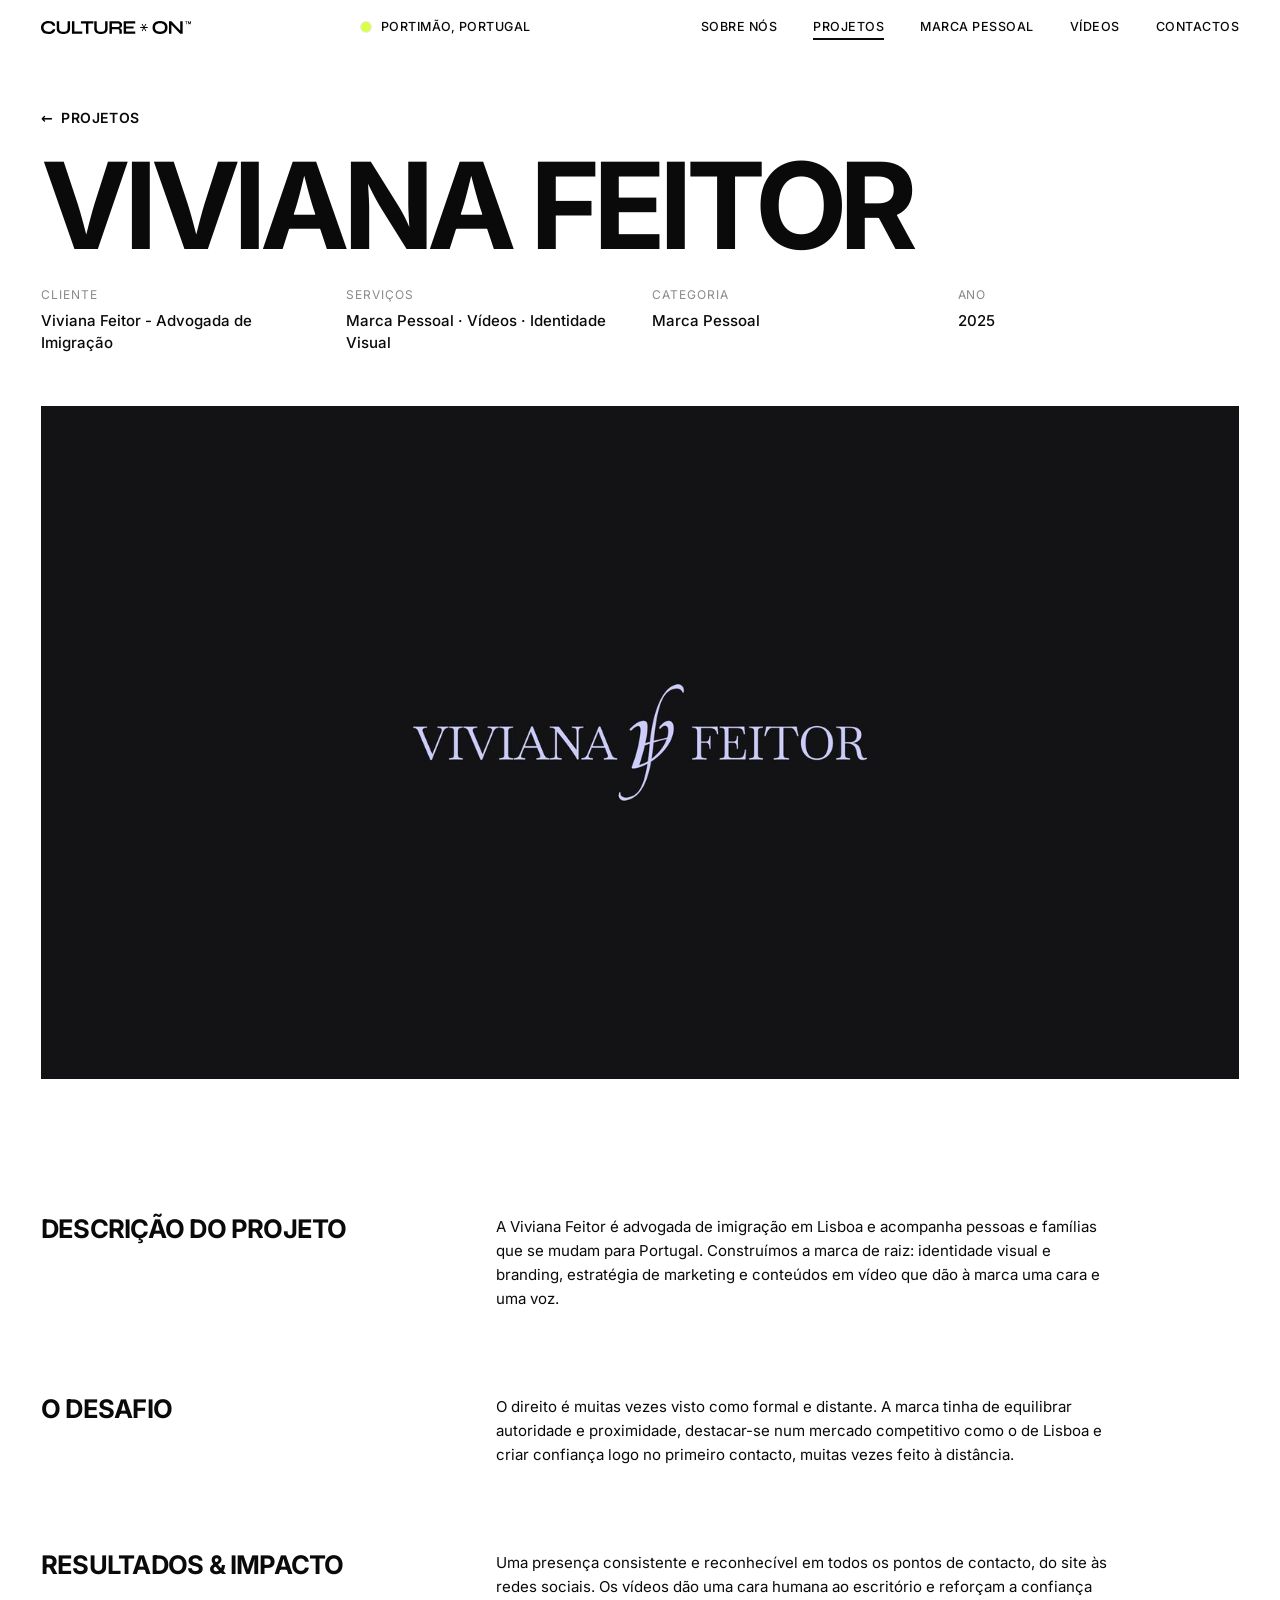
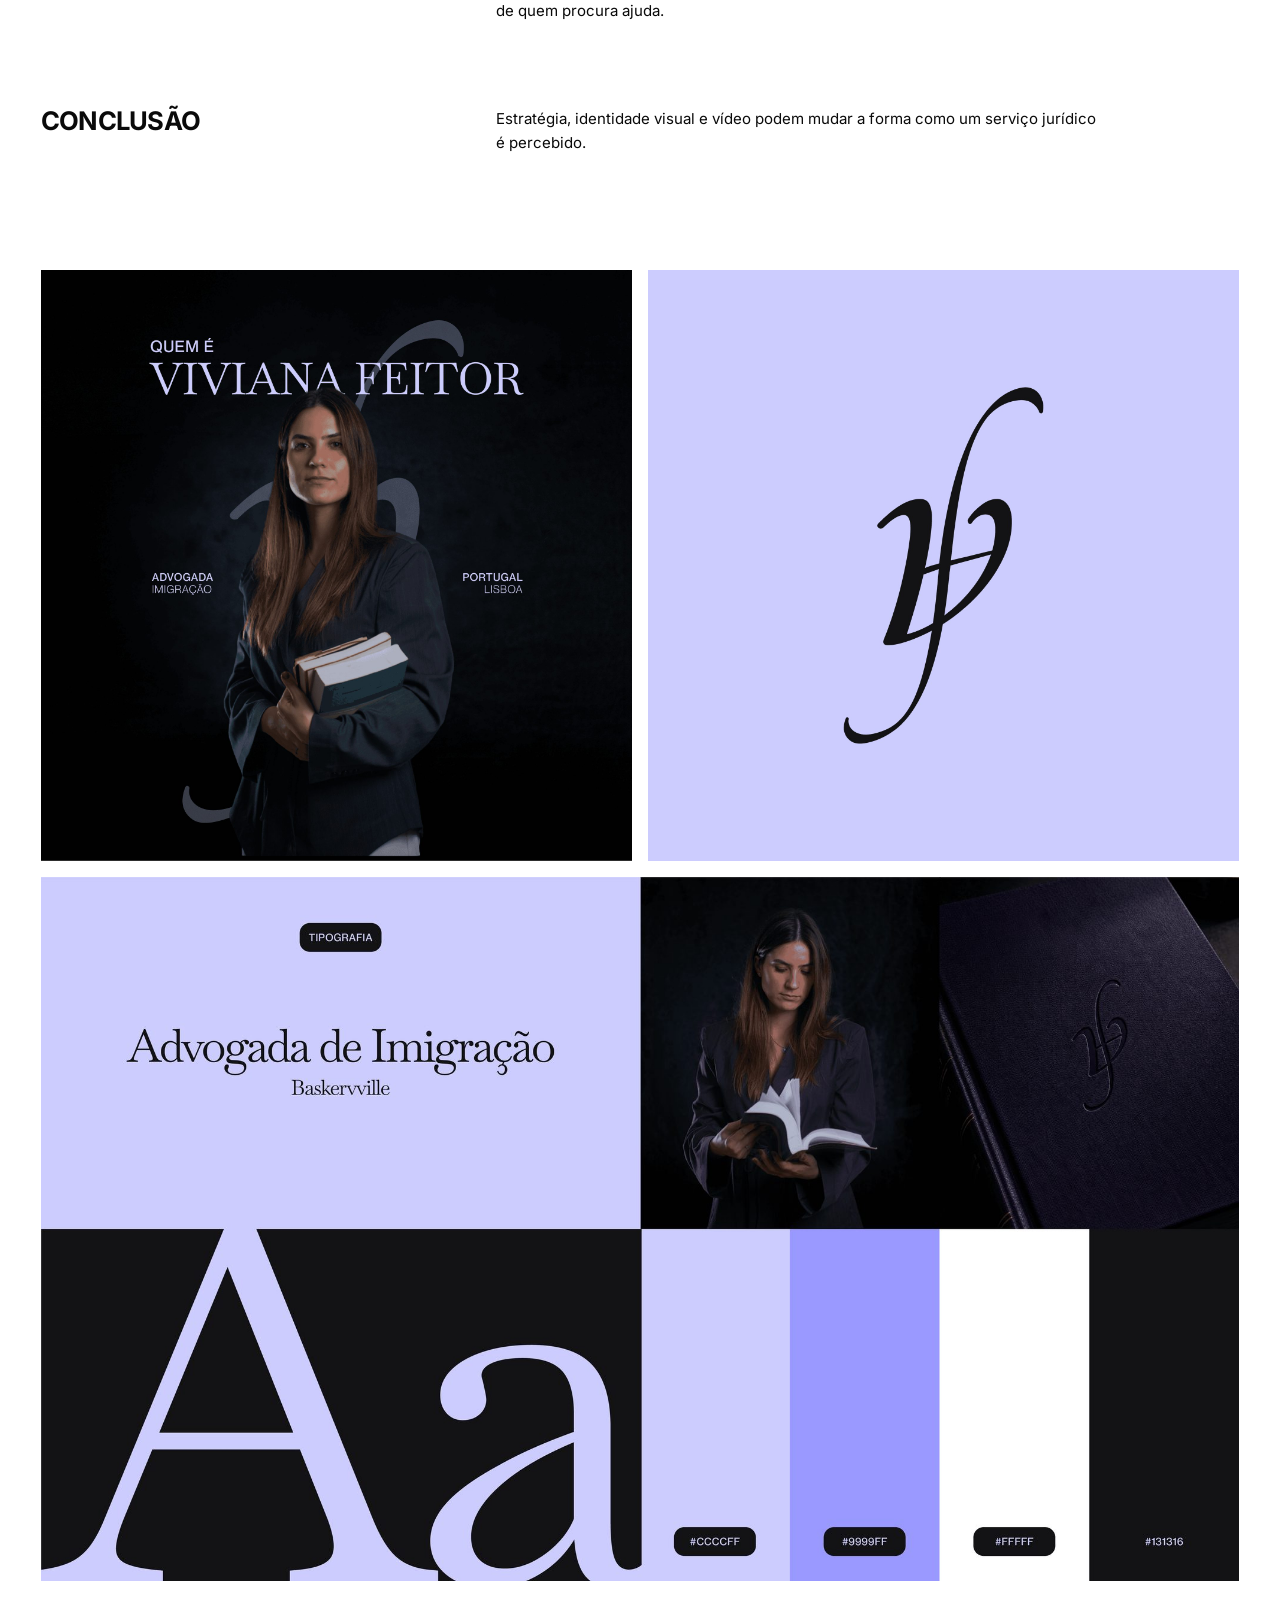
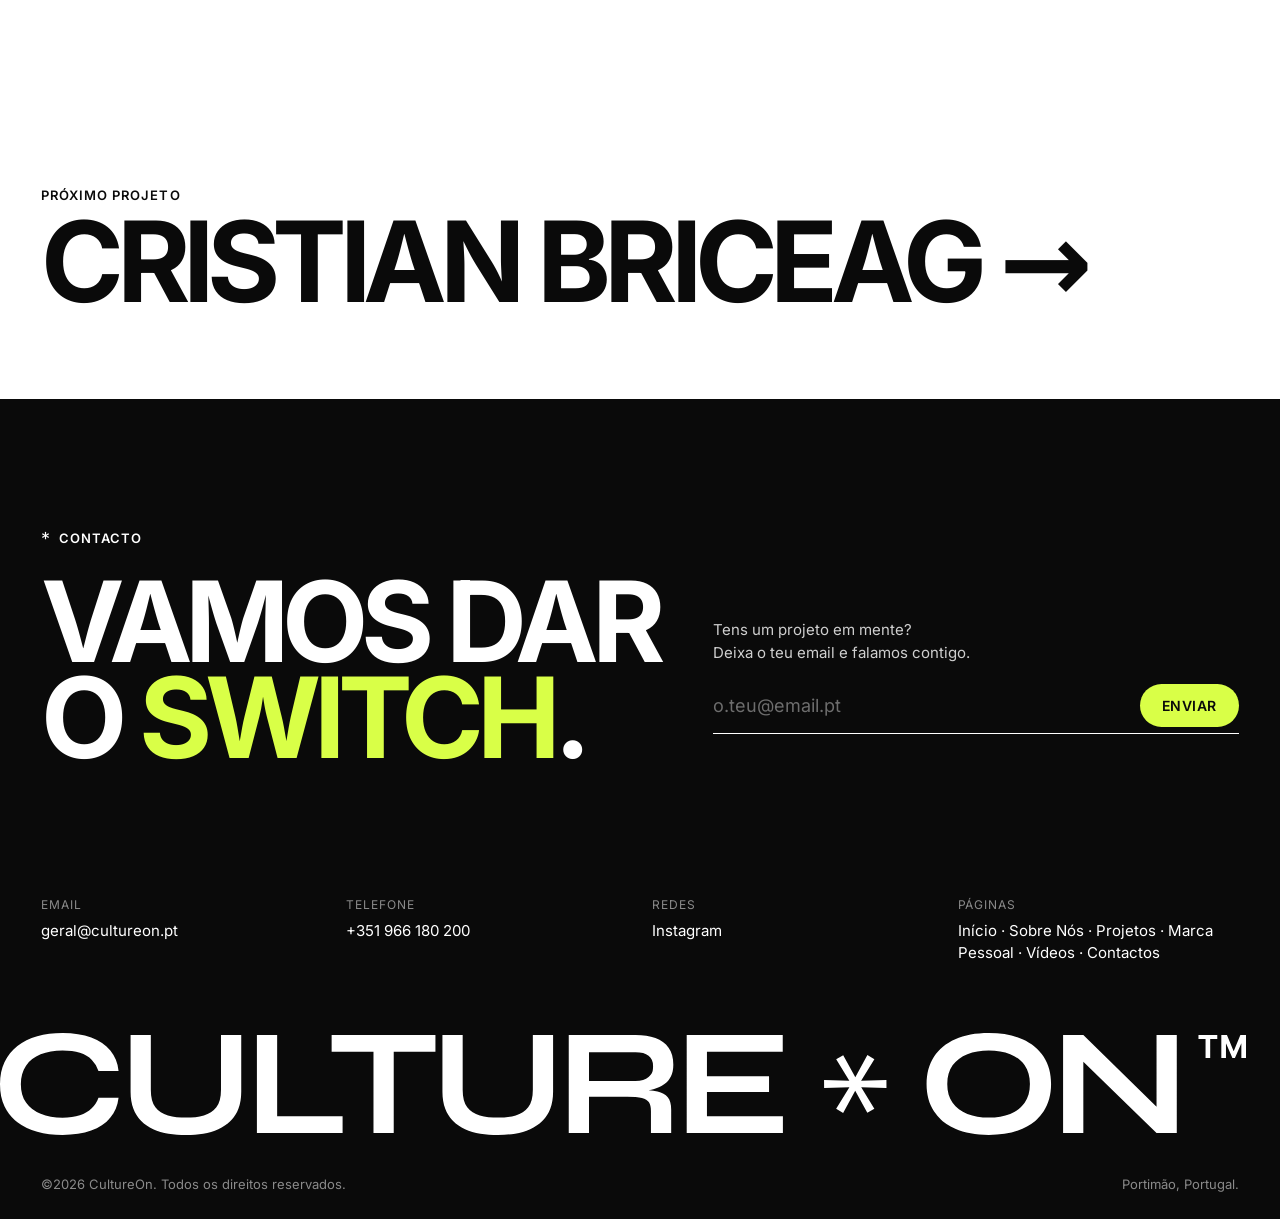
<file: projetos/viviana-feitor/index.html>
<!DOCTYPE html>
<html lang="pt-PT">
<head>
  <meta charset="utf-8">
  <meta name="viewport" content="width=device-width, initial-scale=1">
  <title>Viviana Feitor - Projetos CULTURE ON</title>
  <!--og--><meta property="og:image" content="https://cultureon.pt/assets/img/projetos/viviana-feitor.jpg"><meta property="og:url" content="https://cultureon.pt/projetos/viviana-feitor/"><meta property="og:type" content="website"><meta property="og:site_name" content="CULTURE ON"><meta name="twitter:card" content="summary_large_image"><meta name="twitter:image" content="https://cultureon.pt/assets/img/projetos/viviana-feitor.jpg"><!--/og-->
  <!--fav--><link rel="icon" href="../../favicon.ico" sizes="any"><link rel="icon" type="image/png" href="../../assets/icons/favicon-32.png" media="(prefers-color-scheme: light)"><link rel="icon" type="image/png" href="../../assets/icons/favicon-dark-32.png" media="(prefers-color-scheme: dark)"><link rel="apple-touch-icon" href="../../assets/icons/apple-touch-icon.png"><!--/fav-->
  <meta name="description" content="A Viviana Feitor é advogada de imigração em Lisboa e acompanha pessoas e famílias que se mudam para Portugal. Construímos a marca de raiz: identidade ">
  <meta property="og:title" content="Viviana Feitor - Projetos CULTURE ON">
  <link rel="preload" href="../../assets/fonts/inter-latin-700-normal.woff2" as="font" type="font/woff2" crossorigin>
  <link rel="stylesheet" href="../../styles.css?v=0694a41e">
</head>
<body>

<header class="nav">
  <a href="../../" class="nav__logo" aria-label="CultureOn - início">
    <img src="../../assets/img/logo.svg" alt="Culture On" width="150" height="12">
  </a>
  <span class="nav__place"><i class="dot" aria-hidden="true"></i>Portimão, Portugal</span>
  <nav class="nav__links" aria-label="Principal">
    <a href="../../about/">Sobre Nós</a>
    <a href="../../projetos/" aria-current="page">Projetos</a>
    <a href="../../marca-pessoal/">Marca Pessoal</a>
    <a href="../../os-nossos-videos/">Vídeos</a>
    <a href="../../contactos/">Contactos</a>
  </nav>
  <button class="nav__toggle" aria-label="Abrir menu" aria-expanded="false"><span></span><span></span></button>
</header>

<main class="case">
  <section class="case__head page-hero page-hero--case">
    <a href="../" class="link-arrow link-arrow--back"><span aria-hidden="true">←</span> Projetos</a>
    <h1 class="case__title page-hero__title is-title" style="--fit: 4.07">Viviana Feitor</h1>
    <dl class="case__meta">
      <div><dt>Cliente</dt><dd>Viviana Feitor - Advogada de Imigração</dd></div>
      <div><dt>Serviços</dt><dd>Marca Pessoal · Vídeos · Identidade Visual</dd></div>
      <div><dt>Categoria</dt><dd>Marca Pessoal</dd></div>
      <div><dt>Ano</dt><dd>2025</dd></div>
    </dl>
  </section>

  <figure class="case__cover">
    <img src="../../assets/img/projetos/viviana-feitor.jpg" alt="Viviana Feitor">
  </figure>


  <section class="case__body">
    <div class="case__block reveal">
      <h2>Descrição do projeto</h2>
      <p>A Viviana Feitor é advogada de imigração em Lisboa e acompanha pessoas e famílias que se mudam para Portugal. Construímos a marca de raiz: identidade visual e branding, estratégia de marketing e conteúdos em vídeo que dão à marca uma cara e uma voz.</p>
    </div>
    <div class="case__block reveal">
      <h2>O desafio</h2>
      <p>O direito é muitas vezes visto como formal e distante. A marca tinha de equilibrar autoridade e proximidade, destacar-se num mercado competitivo como o de Lisboa e criar confiança logo no primeiro contacto, muitas vezes feito à distância.</p>
    </div>
    <div class="case__block reveal">
      <h2>Resultados &amp; impacto</h2>
      <p>Uma presença consistente e reconhecível em todos os pontos de contacto, do site às redes sociais. Os vídeos dão uma cara humana ao escritório e reforçam a confiança de quem procura ajuda.</p>
    </div>
    <div class="case__block reveal">
      <h2>Conclusão</h2>
      <p>Estratégia, identidade visual e vídeo podem mudar a forma como um serviço jurídico é percebido.</p>
    </div>
  </section>

  <section class="case__gallery">
      <figure><img src="../../assets/img/projetos/viviana-feitor-2.jpg" alt="Viviana Feitor - imagem 2" width="2000" height="2000" loading="lazy"></figure>
      <figure><img src="../../assets/img/projetos/viviana-feitor-3.jpg" alt="Viviana Feitor - imagem 3" width="2000" height="2000" loading="lazy"></figure>
      <figure class="is-wide"><img src="../../assets/img/projetos/viviana-feitor-4.jpg" alt="Viviana Feitor - imagem 4" width="2000" height="1175" loading="lazy"></figure>
  </section>
  <a href="../cristian-briceag/" class="case__next">
    <span class="case__next-label">Próximo projeto</span>
    <span class="case__next-title is-title" style="--fit: 4.45">Cristian Briceag <span aria-hidden="true">→</span></span>
  </a>
</main>

<footer class="footer" id="contacto">
  <div class="footer__top">
    <div>
      <p class="eyebrow eyebrow--light">Contacto</p>
      <h2 class="footer__title is-title" style="--fit: 4.15">Vamos<br class="br-m"> dar<br class="br-d"><span class="sp-m">&nbsp;</span>o<br class="br-m"> <span class="accent">switch</span>.</h2>
    </div>
    <form class="form" action="https://formspree.io/f/xqpqldab" method="POST">
      <label for="email">Tens um projeto em mente?<br> Deixa o teu email e falamos contigo.</label>
      <div class="form__row">
        <input id="email" name="email" type="email" placeholder="o.teu@email.pt" required autocomplete="email">
        <button type="submit">Enviar</button>
      </div>
      <p class="form__status" role="status" aria-live="polite"></p>
    </form>
  </div>
  <div class="footer__info">
    <div>
      <p class="footer__label">Email</p>
      <a href="mailto:geral@cultureon.pt">geral@cultureon.pt</a>
    </div>
    <div>
      <p class="footer__label">Telefone</p>
      <a href="tel:+351966180200">+351 966 180 200</a>
    </div>
    <div>
      <p class="footer__label">Redes</p>
      <a href="https://www.instagram.com/cultureon.pt">Instagram</a>
    </div>
    <div>
      <p class="footer__label">Páginas</p>
      <a href="../../">Início</a> · <a href="../../about/">Sobre Nós</a> · <a href="../../projetos/">Projetos</a> · <a href="../../marca-pessoal/">Marca Pessoal</a> · <a href="../../os-nossos-videos/">Vídeos</a> · <a href="../../contactos/">Contactos</a>
    </div>
  </div>

  <div class="footer__marquee" aria-hidden="true"><div class="marquee__track"><div class="marquee__group"><img src="../../assets/img/logo-white.svg" alt="" width="1840" height="151"><img src="../../assets/img/logo-white.svg" alt="" width="1840" height="151"><img src="../../assets/img/logo-white.svg" alt="" width="1840" height="151"><img src="../../assets/img/logo-white.svg" alt="" width="1840" height="151"></div><div class="marquee__group"><img src="../../assets/img/logo-white.svg" alt="" width="1840" height="151"><img src="../../assets/img/logo-white.svg" alt="" width="1840" height="151"><img src="../../assets/img/logo-white.svg" alt="" width="1840" height="151"><img src="../../assets/img/logo-white.svg" alt="" width="1840" height="151"></div></div></div>

  <div class="footer__bottom">
    <span>©2026 CultureOn. Todos os direitos reservados.</span>
    <span>Portimão, Portugal.</span>
  </div>
</footer>

<script src="../../main.js?v=dd7f893d"></script>
</body>
</html>
</file>
<file: styles.css>
/* CultureOn
   Títulos: Inter Bold (espaçamento apertado) · Corpo: Inter · Cores: preto, branco, acento #D9FF47 */

@font-face { font-family: "Inter"; font-style: normal; font-weight: 400; font-display: swap; src: url("assets/fonts/inter-latin-400-normal.woff2") format("woff2"); }
@font-face { font-family: "Inter"; font-style: normal; font-weight: 500; font-display: swap; src: url("assets/fonts/inter-latin-500-normal.woff2") format("woff2"); }
@font-face { font-family: "Inter"; font-style: normal; font-weight: 700; font-display: swap; src: url("assets/fonts/inter-latin-700-normal.woff2") format("woff2"); }
@font-face { font-family: "Inter"; font-style: normal; font-weight: 600; font-display: swap; src: url("assets/fonts/inter-latin-600-normal.woff2") format("woff2"); }

:root {
  --black: #0a0a0a;
  --white: #ffffff;
  --grey: #f2f2f2;
  --mid: #8a8a8a;
  --line: #e2e2e2;
  --accent: #d9ff47;
  --pad: clamp(20px, 3.2vw, 48px);
  --display: "Inter", system-ui, sans-serif;
  --body: "Inter", system-ui, sans-serif;
}

*, *::before, *::after { box-sizing: border-box; }
html { scroll-behavior: smooth; }
body {
  margin: 0;
  font-family: var(--body);
  font-size: 16px;
  line-height: 1.5;
  color: var(--black);
  background: var(--white);
  -webkit-font-smoothing: antialiased;
  overflow-x: clip;
}
img, video { display: block; max-width: 100%; }
a { color: inherit; text-decoration: none; }
ul, ol { list-style: none; margin: 0; padding: 0; }
h1, h2, h3, p, figure { margin: 0; }
::selection { background: var(--accent); color: var(--black); }

.accent { color: var(--accent); }
.accent-bg { background: var(--accent); padding: 0 .12em; }
.muted { color: var(--mid); }
mark { background: var(--accent); color: inherit; padding: 0 .08em; }

/* ---------- NAV ---------- */
.nav {
  position: sticky; top: 0; z-index: 50;
  display: grid; grid-template-columns: 1fr auto 1fr; align-items: center;
  padding: 18px var(--pad);
  background: rgba(255,255,255,.88);
  backdrop-filter: blur(10px); -webkit-backdrop-filter: blur(10px);
  border-bottom: 1px solid transparent;
  transition: border-color .3s;
}
.nav.is-scrolled { border-color: var(--line); }
.nav__logo img { width: 150px; height: auto; }
.nav__place { font-size: 14px; display: flex; align-items: center; gap: 8px; }
.dot { width: 10px; height: 10px; border-radius: 50%; background: var(--accent); box-shadow: 0 0 0 1px rgba(0,0,0,.08); animation: pulse 2.4s infinite; }
@keyframes pulse { 50% { box-shadow: 0 0 0 6px rgba(217,255,71,.35); } }
.nav__links { justify-self: end; display: flex; gap: 28px; font-size: 14px; font-weight: 500; }
.nav__links a { position: relative; }
.nav__links a::after {
  content: ""; position: absolute; left: 0; right: 0; bottom: -3px; height: 2px;
  background: var(--black); transform: scaleX(0); transform-origin: left; transition: transform .25s;
}
.nav__links a:hover::after { transform: scaleX(1); }
.nav__toggle { display: none; }

/* ---------- HERO ---------- */
.hero, .case__head, .case__next, .footer { container-type: inline-size; }
.hero {
  display: grid; grid-template-columns: 1fr; gap: clamp(28px, 4vw, 56px);
  padding: clamp(80px, 14vh, 160px) var(--pad) clamp(40px, 6vh, 72px);
}
.hero__title {
  font-family: var(--display); font-weight: 700; text-transform: uppercase;
  /* --fit = largura (em) da palavra mais longa; garante que nunca sai do ecrã */
  font-size: min(112px, calc(100cqi / var(--fit, 8))); line-height: 1.08; letter-spacing: -.065em;
}
.hero__title span { display: block; }
.hero__title .accent { color: var(--accent); }
.hero__side { display: flex; justify-content: space-between; align-items: flex-end; gap: 24px 40px; flex-wrap: wrap; }
.hero__lead { max-width: 480px; font-size: clamp(15px, 1.05vw, 17px); line-height: 1.5; }
.hero__scroll { text-transform: uppercase; font-weight: 500; letter-spacing: .02em; }
.hero__scroll span { display: inline-block; animation: bob 1.6s ease-in-out infinite; }
@keyframes bob { 50% { transform: translateY(4px); } }

/* ---------- REEL ---------- */
.reel { padding: 0 var(--pad); }
.reel__track {
  display: grid; grid-auto-flow: column; grid-auto-columns: minmax(240px, 1fr); gap: 12px;
  overflow-x: auto; scroll-snap-type: x mandatory; scrollbar-width: none;
}
.reel__track::-webkit-scrollbar { display: none; }
.reel__item { aspect-ratio: 900 / 1100; background: var(--grey); overflow: hidden; scroll-snap-align: start; }
.reel__item video { width: 100%; height: 100%; object-fit: cover; }

/* ---------- SECTIONS ---------- */
.section { padding: clamp(80px, 12vw, 160px) var(--pad) 0; }
.eyebrow {
  display: inline-flex; align-items: center; gap: 8px;
  font-size: 13px; font-weight: 600; text-transform: uppercase; letter-spacing: .08em; margin-bottom: 24px;
}
.eyebrow::before { content: "*"; font-weight: 400; font-size: 18px; line-height: 1; }
.section__title {
  font-family: var(--display); font-weight: 700; text-transform: uppercase;
  font-size: clamp(26px, 3.2vw, 48px); line-height: 1.08; letter-spacing: -.065em; max-width: 16ch;
}
.section__head { margin-bottom: clamp(40px, 6vw, 72px); }
.section__head--split { display: flex; justify-content: space-between; align-items: flex-end; gap: 32px; flex-wrap: wrap; }
.section__aside { max-width: 420px; display: flex; flex-direction: column; gap: 16px; font-size: 15px; line-height: 1.5; }
.pill {
  display: inline-block; background: var(--accent); border-radius: 999px;
  padding: 0 .35em; line-height: 1.05; vertical-align: .04em;
}
.link-arrow { font-weight: 600; text-transform: uppercase; font-size: 14px; letter-spacing: .04em; display: inline-flex; gap: 8px; }
.link-arrow span { transition: transform .25s; }
.link-arrow:hover span { transform: translateX(5px); }

/* ---------- SERVICES ---------- */
.services__list { border-top: 1px solid var(--black); }
.service {
  display: grid; grid-template-columns: 80px 1fr 1fr; gap: var(--pad); align-items: start;
  padding: 32px 0; border-bottom: 1px solid var(--black);
  transition: background .3s, padding .3s;
}
.service:hover { background: var(--accent); padding-left: 16px; padding-right: 16px; }
.service__num { font-size: 14px; font-weight: 500; padding-top: .6em; }
.service__name {
  font-family: var(--display); font-weight: 700; text-transform: uppercase;
  font-size: clamp(24px, 3vw, 44px); line-height: 1.08; letter-spacing: -.05em;
}
.service__name sup { font-family: var(--body); font-weight: 400; font-size: .5em; }
.service__body p { max-width: 46ch; margin-bottom: 18px; }
.tags { display: flex; flex-wrap: wrap; gap: 8px; }
.tags li { border: 1px solid var(--black); border-radius: 999px; padding: 4px 12px; font-size: 13px; font-weight: 500; }

/* ---------- PROJECTS ---------- */
.projects__grid { display: grid; grid-template-columns: 1fr 1fr; gap: clamp(24px, 3vw, 40px) 16px; }
.project__img { aspect-ratio: 16 / 10; overflow: hidden; background: var(--grey); margin-bottom: 14px; }
.project__img img { width: 100%; height: 100%; object-fit: cover; transition: transform .7s cubic-bezier(.2,.7,.2,1); }
.project:hover .project__img img { transform: scale(1.04); }
.project__meta { display: flex; justify-content: space-between; align-items: baseline; gap: 12px; }
.project__meta h3 { font-family: var(--display); font-weight: 700; font-size: clamp(18px, 1.6vw, 24px); text-transform: uppercase; letter-spacing: -.03em; }
.project__meta span { font-size: 14px; color: var(--mid); }
.project__tags { font-size: 14px; color: var(--mid); margin-top: 4px; }

/* ---------- ABOUT ---------- */
.about__statement {
  font-family: var(--display); font-weight: 700; text-transform: uppercase;
  font-size: clamp(24px, 3.2vw, 48px); line-height: 1.08; letter-spacing: -.065em; max-width: 20ch;
  margin-bottom: clamp(40px, 5vw, 64px);
}
.about__statement sup { font-size: .35em; }
.about__cols { display: grid; grid-template-columns: 1fr 1fr auto; gap: var(--pad); align-items: start; max-width: 1100px; margin-left: auto; }

/* ---------- CLIENTS ---------- */
.clients { padding-bottom: clamp(80px, 12vw, 160px); }
.clients__title {
  font-family: var(--display); font-weight: 700; text-transform: uppercase;
  font-size: clamp(24px, 2.6vw, 40px); letter-spacing: -.03em; margin-bottom: 32px;
}
.clients__grid { display: grid; grid-template-columns: repeat(6, minmax(0, 1fr)); border-top: 1px solid var(--line); border-left: 1px solid var(--line); }
.clients__grid li {
  aspect-ratio: 3 / 2; position: relative;
  border-right: 1px solid var(--line); border-bottom: 1px solid var(--line);
}
.clients__grid img { position: absolute; inset: 22% 16%; width: 68%; height: 56%; object-fit: contain; filter: grayscale(1); opacity: .75; transition: opacity .25s; }
.clients__grid li:hover img { opacity: 1; }

/* ---------- FOOTER ---------- */
.footer { background: var(--black); color: var(--white); padding: clamp(72px, 10vw, 140px) var(--pad) 24px; overflow: hidden; }
.eyebrow--light { color: var(--white); }
.footer__top { display: grid; grid-template-columns: 1.2fr 1fr; gap: var(--pad); align-items: end; margin-bottom: clamp(56px, 8vw, 110px); }
.footer__title {
  font-family: var(--display); font-weight: 700; text-transform: uppercase;
  font-size: clamp(36px, 5vw, 76px); line-height: 1.08; letter-spacing: -.065em;
}
.footer__top > * { min-width: 0; }
.form button { flex-shrink: 0; }
.form label { display: block; font-size: 15px; color: #cfcfcf; margin-bottom: 14px; max-width: 40ch; }
.form__row { display: flex; border-bottom: 1px solid var(--white); }
.form input {
  flex: 1; min-width: 0; background: none; border: 0; color: var(--white);
  font: inherit; font-size: 18px; padding: 14px 0; outline: none;
}
.form input::placeholder { color: #6d6d6d; }
.form button {
  background: var(--accent); color: var(--black); border: 0; cursor: pointer;
  font: 600 14px var(--body); text-transform: uppercase; letter-spacing: .04em;
  padding: 0 22px; margin: 6px 0; border-radius: 999px; transition: transform .2s;
}
.form button:hover { transform: scale(1.04); }
.form__status { min-height: 1.5em; margin-top: 10px; font-size: 14px; color: var(--accent); }

.footer__info { display: grid; grid-template-columns: repeat(4, 1fr); gap: 24px; padding: 28px 0; border-top: 1px solid #2a2a2a; font-size: 15px; }
.footer__info a:hover { color: var(--accent); }
.footer__label { font-size: 12px; text-transform: uppercase; letter-spacing: .08em; color: var(--mid); margin-bottom: 6px; }
/* Logo em loop, da direita para a esquerda */
.footer__marquee { overflow: hidden; margin: 32px calc(var(--pad) * -1); padding: 8px 0; }
.marquee__track { display: flex; width: max-content; animation: marquee 32s linear infinite; }
.marquee__group { display: flex; flex-shrink: 0; }
.marquee__group img { height: clamp(44px, 8vw, 120px); width: auto; max-width: none; margin-right: clamp(40px, 6vw, 96px); }
@keyframes marquee { to { transform: translateX(-50%); } }
.footer__marquee:hover .marquee__track { animation-play-state: paused; }
.footer__bottom { display: flex; justify-content: space-between; font-size: 13px; color: var(--mid); }

/* ================= SOBRE ================= */
.nav__links a[aria-current="page"]::after { transform: scaleX(1); }
.hero--page .hero__title { font-size: min(84px, calc(100cqi / var(--fit, 8))); }
.team-photo { margin: 0 var(--pad); aspect-ratio: 16 / 8; overflow: hidden; background: var(--black); }
.team-photo img { width: 100%; height: 100%; object-fit: cover; object-position: center 30%; }
.about__cols--single { grid-template-columns: 1fr 1fr; max-width: 900px; }

.steps { display: grid; grid-template-columns: repeat(4, minmax(0, 1fr)); border-top: 1px solid var(--black); }
.step { padding: 28px 24px 32px 0; border-right: 1px solid var(--line); display: flex; flex-direction: column; gap: 10px; }
.step + .step { padding-left: 24px; }
.step:last-child { border-right: 0; }
.step__num { font-size: 14px; font-weight: 500; margin-bottom: 28px; }
.step__name { font-family: var(--display); font-weight: 700; text-transform: uppercase; font-size: clamp(24px, 2.4vw, 36px); line-height: 1.08; letter-spacing: -.05em; }
.step__tag { font-size: 13px; font-weight: 600; text-transform: uppercase; letter-spacing: .06em; color: var(--mid); }
.step p:last-child { font-size: 15px; }
.step--result { background: var(--accent); padding-left: 24px; padding-right: 24px; }
.step--result .step__tag { color: var(--black); }

.team__grid { display: grid; grid-template-columns: repeat(4, minmax(0, 1fr)); gap: 16px; }
.member__img { aspect-ratio: 4 / 5; overflow: hidden; background: var(--grey); margin-bottom: 16px; }
.member__img img { width: 100%; height: 100%; object-fit: cover; filter: grayscale(1); transition: transform .7s cubic-bezier(.2,.7,.2,1); }
.member:hover .member__img img { transform: scale(1.04); }
.member__nick { display: inline-block; background: var(--accent); font-size: 12px; font-weight: 600; text-transform: uppercase; letter-spacing: .04em; padding: 2px 8px; margin-bottom: 10px; }
.member__name { font-family: var(--display); font-weight: 700; text-transform: uppercase; font-size: clamp(18px, 1.6vw, 22px); letter-spacing: -.03em; line-height: 1.1; }
.member__role { font-size: 14px; color: var(--mid); margin: 4px 0 12px; }
.member__bio { font-size: 14px; line-height: 1.55; }

.faq { padding-bottom: clamp(80px, 12vw, 160px); }
.faq__list { border-top: 1px solid var(--black); max-width: 1100px; margin-left: auto; }
.faq__item { border-bottom: 1px solid var(--black); }
.faq__item summary {
  list-style: none; cursor: pointer; display: flex; justify-content: space-between; align-items: center; gap: 24px;
  padding: 26px 0; font-family: var(--display); font-weight: 700; text-transform: uppercase;
  font-size: clamp(18px, 2vw, 28px); letter-spacing: -.03em;
}
.faq__item summary::-webkit-details-marker { display: none; }
.faq__item summary::after { content: "+"; font-family: var(--body); font-weight: 400; font-size: 1.4em; line-height: 1; transition: transform .25s; }
.faq__item[open] summary::after { transform: rotate(45deg); }
.faq__item summary:hover { color: var(--mid); }
.faq__item p { max-width: 62ch; padding: 0 0 28px; }

@media (max-width: 900px) {
  .team-photo { aspect-ratio: 4 / 3; }
  .about__cols--single { grid-template-columns: 1fr; }
  .steps { grid-template-columns: 1fr; }
  .step, .step + .step { padding: 24px 0; border-right: 0; border-bottom: 1px solid var(--line); }
  .step__num { margin-bottom: 8px; }
  .step.step--result { padding: 28px 22px 32px; margin-top: 8px; }
  .team__grid { grid-template-columns: 1fr 1fr; gap: 24px 12px; }
}

/* ================= COMPONENTES PARTILHADOS ================= */
.hero--compact { padding-top: clamp(64px, 10vh, 120px); }
.hero--page .hero__title--md { font-size: min(64px, calc(100cqi / var(--fit, 8))); line-height: 1.08; }
.hero__title--md span span { display: inline; }
.accent-inline { background: var(--accent); padding: 0 .08em; }
.section--tight { padding-top: clamp(24px, 4vw, 48px); }

.filters { display: flex; flex-wrap: wrap; gap: 8px; margin-bottom: 32px; }
.filters--end { justify-content: flex-end; margin: 0; }
.chip {
  font: 500 14px var(--body); color: var(--black); background: none; cursor: pointer;
  border: 1px solid var(--black); border-radius: 999px; padding: 7px 16px; transition: background .2s;
}
.chip:hover, .chip.is-active { background: var(--accent); }
.filters__empty { padding: 40px 0; color: var(--mid); }
.project.is-hidden { display: none; }

.btn {
  display: inline-flex; align-items: center; gap: 10px; cursor: pointer;
  background: var(--black); color: var(--white); border: 0; border-radius: 999px;
  font: 600 14px var(--body); text-transform: uppercase; letter-spacing: .04em; padding: 16px 26px;
  transition: background .2s, color .2s;
}
.btn:hover { background: var(--accent); color: var(--black); }
.cta-band {
  display: flex; justify-content: space-between; align-items: center; gap: 24px; flex-wrap: wrap;
  padding-bottom: clamp(80px, 10vw, 140px);
}
.cta-band__text { font-family: var(--display); font-weight: 700; text-transform: uppercase; font-size: clamp(24px, 2.8vw, 40px); line-height: 1.08; letter-spacing: -.065em; }

/* ================= CASO DE ESTUDO ================= */
.case__head { padding: clamp(48px, 8vh, 96px) var(--pad) clamp(32px, 4vw, 48px); }
.link-arrow--back { margin-bottom: 32px; }
.link-arrow--back:hover span { transform: translateX(-5px); }
.case__title { font-family: var(--display); font-weight: 700; text-transform: uppercase; font-size: min(72px, calc(100cqi / var(--fit, 8))); line-height: 1.08; letter-spacing: -.065em; margin-bottom: clamp(32px, 4vw, 56px); }
.case__meta { display: grid; grid-template-columns: repeat(4, minmax(0, 1fr)); gap: 24px; margin: 0; border-top: 1px solid var(--black); padding-top: 20px; }
.case__meta dt { font-size: 12px; text-transform: uppercase; letter-spacing: .08em; color: var(--mid); margin-bottom: 6px; }
.case__meta dd { margin: 0; font-size: 15px; font-weight: 500; }
.case__cover { margin: 0 var(--pad); aspect-ratio: 16 / 9; overflow: hidden; background: var(--grey); }
.case__cover img { width: 100%; height: 100%; object-fit: cover; }
.case__body { padding: clamp(64px, 9vw, 128px) var(--pad); display: grid; gap: clamp(40px, 5vw, 72px); max-width: 1200px; margin-left: auto; }
.case__block { display: grid; grid-template-columns: 1fr 1.6fr; gap: var(--pad); border-top: 1px solid var(--black); padding-top: 20px; }
.case__block h2 { font-family: var(--display); font-weight: 700; text-transform: uppercase; font-size: clamp(20px, 2vw, 28px); letter-spacing: -.03em; line-height: 1.08; }
.case__block p { font-size: clamp(15px, 1.05vw, 17px); line-height: 1.6; max-width: 68ch; }
.case__gallery { display: grid; grid-template-columns: 1fr 1fr; gap: 16px; padding: 0 var(--pad) clamp(64px, 9vw, 128px); }
.case__gallery figure { margin: 0; background: var(--grey); }
.case__gallery figure.is-wide { grid-column: 1 / -1; }
.case__gallery img { width: 100%; height: auto; }
.case__next {
  display: flex; flex-direction: column; gap: 8px; padding: clamp(48px, 7vw, 96px) var(--pad);
  border-top: 1px solid var(--black); transition: background .3s;
}
.case__next:hover { background: var(--accent); }
.case__next-label { font-size: 13px; font-weight: 600; text-transform: uppercase; letter-spacing: .08em; }
.case__next-title { font-family: var(--display); font-weight: 700; text-transform: uppercase; font-size: min(64px, calc(100cqi / var(--fit, 8))); line-height: 1.08; letter-spacing: -.065em; }

/* ================= VÍDEOS ================= */
.vsection { --ratio: 9 / 16; }
.vsection + .vsection { padding-top: clamp(64px, 8vw, 112px); }
.vsection__head { display: flex; align-items: baseline; gap: 20px; border-bottom: 1px solid var(--black); padding-bottom: 16px; margin-bottom: 24px; }
.vsection__num { font-size: 14px; font-weight: 500; }
.vsection__head .section__title { max-width: none; }
.vsection__count { margin-left: auto; font-size: 14px; color: var(--mid); }
.vgrid { display: grid; grid-template-columns: repeat(4, minmax(0, 1fr)); gap: 28px 12px; }
.vcard__player {
  position: relative; display: block; width: 100%; aspect-ratio: var(--ratio); padding: 0; border: 0; cursor: pointer;
  background: var(--black); overflow: hidden; margin-bottom: 12px;
}
.vcard__player img { width: 100%; height: 100%; object-fit: cover; opacity: .9; transition: transform .6s cubic-bezier(.2,.7,.2,1), opacity .3s; }
.vcard__player:hover img { transform: scale(1.04); opacity: 1; }
.vcard__player iframe { position: absolute; inset: 0; width: 100%; height: 100%; border: 0; }
.vcard__play {
  position: absolute; left: 50%; top: 50%; width: 64px; height: 64px; margin: -32px 0 0 -32px;
  border-radius: 50%; background: var(--accent); transition: transform .25s;
}
.vcard__play::after { content: ""; position: absolute; left: 26px; top: 21px; border-left: 16px solid var(--black); border-top: 11px solid transparent; border-bottom: 11px solid transparent; }
.vcard__player:hover .vcard__play { transform: scale(1.1); }
.vcard__name { font-family: var(--display); font-weight: 700; text-transform: uppercase; font-size: 17px; letter-spacing: -.03em; line-height: 1.15; }
.vcard__client { font-size: 14px; color: var(--mid); }

/* ================= CONTACTOS ================= */
.contact { display: grid; grid-template-columns: 1fr 1.5fr; gap: clamp(40px, 6vw, 96px); padding-bottom: clamp(80px, 10vw, 140px); align-items: start; }
.contact__info { display: grid; gap: 32px; border-top: 1px solid var(--black); padding-top: 24px; }
.contact__big { font-family: var(--display); font-weight: 700; font-size: clamp(18px, 1.7vw, 24px); line-height: 1.25; letter-spacing: -.03em; }
a.contact__big:hover { background: var(--accent); }
.contact__note { font-size: 14px; color: var(--mid); margin-top: 4px; }
.form--full { display: grid; grid-template-columns: 1fr 1fr; gap: 28px 24px; border-top: 1px solid var(--black); padding-top: 24px; }
.field { display: flex; flex-direction: column; gap: 8px; min-width: 0; margin: 0; padding: 0; border: 0; }
.field--wide, .field--chips { grid-column: 1 / -1; }
.field label, .field legend { font-size: 12px; font-weight: 600; text-transform: uppercase; letter-spacing: .08em; padding: 0; margin-bottom: 8px; }
.form--full input[type=text], .form--full input[type=email], .form--full input[type=tel], .form--full select, .form--full textarea {
  font: inherit; font-size: 17px; color: var(--black); background: none; border: 0; border-bottom: 1px solid var(--black);
  padding: 10px 0; outline: none; border-radius: 0; width: 100%; resize: vertical;
}
.form--full select { appearance: none; -webkit-appearance: none; background: url("data:image/svg+xml,%3Csvg xmlns='http://www.w3.org/2000/svg' width='12' height='8'%3E%3Cpath d='M1 1l5 5 5-5' fill='none' stroke='%230a0a0a' stroke-width='1.5'/%3E%3C/svg%3E") no-repeat right 4px center; }
.form--full input:focus, .form--full select:focus, .form--full textarea:focus { border-bottom-width: 2px; border-color: var(--black); background-color: rgba(217,255,71,.15); }
.form--full ::placeholder { color: #a5a5a5; }
.field--chips { flex-direction: row; flex-wrap: wrap; gap: 8px; }
.field--chips legend { width: 100%; }
.field--chips label { margin: 0; cursor: pointer; text-transform: none; letter-spacing: 0; font-weight: 500; font-size: 14px; }
.field--chips input { position: absolute; opacity: 0; pointer-events: none; }
.field--chips span { display: inline-block; border: 1px solid var(--black); border-radius: 999px; padding: 8px 18px; transition: background .2s; }
.field--chips input:checked + span { background: var(--accent); }
.field--chips input:focus-visible + span { outline: 2px solid var(--black); outline-offset: 2px; }
.form__submit { display: flex; align-items: center; gap: 20px; flex-wrap: wrap; }
.form--full .form__status { color: var(--black); margin: 0; }
.footer--compact { padding-top: 24px; }
.form--full label { color: var(--black); max-width: none; }
.form--full .btn { background: var(--black); color: var(--white); padding: 16px 26px; margin: 0; font-size: 14px; }
.form--full .btn:hover { background: var(--accent); color: var(--black); transform: none; }

@media (max-width: 900px) {
  .filters--end { justify-content: flex-start; }
  .case__meta { grid-template-columns: 1fr 1fr; }
  .case__block { grid-template-columns: 1fr; gap: 12px; }
  .vgrid { grid-template-columns: 1fr 1fr; }
  .case__gallery { grid-template-columns: 1fr; gap: 12px; }
  .vsection__head { flex-wrap: wrap; gap: 8px 16px; }
  .contact { grid-template-columns: 1fr; }
  .form--full { grid-template-columns: 1fr; }
}

/* ================= CASE STUDIES ================= */
.cases { display: grid; gap: 16px; padding-bottom: clamp(40px, 6vw, 80px); }
.cs { border: 1px solid var(--black); background: var(--white); transition: box-shadow .3s; }
.cs[open] { box-shadow: 8px 8px 0 var(--black); }
.cs__head {
  list-style: none; cursor: pointer; display: grid; grid-template-columns: minmax(0, 1fr) auto 40px;
  gap: 24px 40px; align-items: start; padding: clamp(24px, 3vw, 40px);
}
.cs__head::-webkit-details-marker { display: none; }
.cs__name { font-family: var(--display); font-weight: 700; text-transform: uppercase; font-size: clamp(28px, 3.4vw, 48px); line-height: 1.08; letter-spacing: -.05em; max-width: 9ch; }
.cs__role { font-size: 14px; font-weight: 600; text-transform: uppercase; letter-spacing: .06em; margin-top: 16px; }
.cs__sub { font-size: 13px; text-transform: uppercase; letter-spacing: .04em; color: var(--mid); margin-top: 2px; }
.cs__stats { display: flex; gap: clamp(20px, 3vw, 48px); }
.cs-stat { display: flex; flex-direction: column; min-width: 0; }
.cs-stat__value { font-family: var(--display); font-weight: 700; font-size: clamp(32px, 3.4vw, 52px); line-height: 1.08; letter-spacing: -.065em; }
.cs-stat__label { font-size: 12px; font-weight: 600; text-transform: uppercase; letter-spacing: .04em; margin-top: 8px; }
.cs-stat__note { font-size: 12px; color: var(--mid); margin-top: 2px; }
.cs-stat.is-placeholder .cs-stat__value { color: #c9c9c9; }
.cs__toggle { width: 40px; height: 40px; border: 1px solid var(--black); border-radius: 50%; position: relative; transition: background .2s, transform .3s; }
.cs__toggle::before, .cs__toggle::after { content: ""; position: absolute; left: 50%; top: 50%; width: 14px; height: 1.5px; background: var(--black); transform: translate(-50%, -50%); }
.cs__toggle::after { transform: translate(-50%, -50%) rotate(90deg); }
.cs[open] .cs__toggle { background: var(--accent); transform: rotate(45deg); }
.cs__head:hover .cs__toggle { background: var(--accent); }

.cs__body { display: grid; grid-template-columns: 1fr 1fr; border-top: 1px solid var(--line); margin: 0 clamp(24px, 3vw, 40px); padding: 32px 0 clamp(24px, 3vw, 40px); }
.cs__col { display: flex; flex-direction: column; gap: 14px; min-width: 0; }
.cs__col--before { padding-right: clamp(24px, 3vw, 48px); border-right: 1px solid var(--line); }
.cs__col--after { padding-left: clamp(24px, 3vw, 48px); }
.cs__tag { display: inline-block; border: 1px solid var(--black); border-radius: 999px; padding: 3px 12px; font-size: 12px; font-weight: 600; text-transform: uppercase; letter-spacing: .06em; }
.cs__tag--on { background: var(--accent); }
.cs__text { color: #555; max-width: 42ch; }
.cs__h { font-size: 15px; font-weight: 600; margin-top: 6px; }
.cs__list { display: grid; gap: 10px; }
.cs__list li { display: flex; gap: 12px; align-items: baseline; font-size: 15px; }
.cs__list li::before { content: "›"; flex: 0 0 20px; height: 20px; border-radius: 50%; background: var(--accent); display: grid; place-items: center; font-weight: 600; font-size: 13px; line-height: 20px; text-align: center; transform: translateY(2px); }
.cs-medias { display: grid; grid-template-columns: repeat(3, minmax(0, 1fr)); gap: 10px; margin-top: auto; padding-top: 24px; }
.cs-media { position: relative; aspect-ratio: 9 / 16; border-radius: 10px; overflow: hidden; background: var(--grey); }
.cs-media img { width: 100%; height: 100%; object-fit: cover; }
.cs-media.is-empty { display: grid; place-items: center; border: 1px dashed #bdbdbd; background: #fafafa; }
.cs-media.is-empty span { font-size: 12px; color: var(--mid); text-transform: uppercase; letter-spacing: .04em; text-align: center; padding: 8px; }
.cs-media__views { position: absolute; left: 8px; bottom: 8px; color: var(--white); font-size: 12px; font-weight: 600; text-shadow: 0 1px 4px rgba(0,0,0,.6); }
.cs__col--before .cs-media img { filter: grayscale(.6); }

@media (max-width: 900px) {
  .cs__head { grid-template-columns: minmax(0, 1fr) 40px; }
  .cs__stats { grid-column: 1 / -1; grid-row: 2; display: grid; grid-template-columns: repeat(3, minmax(0, 1fr)); gap: 12px; border-top: 1px solid var(--line); padding-top: 20px; }
  .cs__toggle { grid-column: 2; grid-row: 1; }
  .cs-stat__value { font-size: clamp(20px, 6vw, 30px); font-weight: 700; letter-spacing: -.065em; }
  .cs-stat__label { font-size: 11px; }
  .cs__body { grid-template-columns: 1fr; gap: 32px; }
  .cs__col--before { padding-right: 0; border-right: 0; border-bottom: 1px solid var(--line); padding-bottom: 32px; }
  .cs__col--after { padding-left: 0; }
  .cs[open] { box-shadow: 4px 4px 0 var(--black); }
}

/* ================= MARCA PESSOAL ================= */
.pill-label { display: inline-block; border: 1px solid var(--black); border-radius: 999px; padding: 6px 14px; font-size: 13px; font-weight: 600; text-transform: uppercase; letter-spacing: .06em; justify-self: start; }
.mp-hero .hero__side { align-items: center; }
.mp-video-wrap { padding: 0 var(--pad); }
.mp-video {
  position: relative; display: block; width: 100%; max-width: 1100px; margin: 0 auto; aspect-ratio: 16 / 9;
  padding: 0; border: 0; background: var(--black); overflow: hidden; cursor: pointer; border-radius: 16px;
}
.mp-video[disabled] { cursor: default; }
.mp-video { background: radial-gradient(circle at 50% 45%, #2a2a2a, var(--black) 70%); }
.mp-video__play { width: 88px; height: 88px; margin: -44px 0 0 -44px; }
.mp-video__play::after { left: 35px; top: 29px; border-left-width: 22px; border-top-width: 15px; border-bottom-width: 15px; }
.mp-video__soon { position: absolute; left: 50%; bottom: 24px; transform: translateX(-50%); color: var(--white); font-size: 13px; font-weight: 600; text-transform: uppercase; letter-spacing: .08em; white-space: nowrap; }
.mp-video:not([disabled]):hover .mp-video__play { transform: scale(1.08); }

.mp-reel { overflow: hidden; padding: clamp(40px, 6vw, 72px) 0 0; }
.mp-reel__track { display: flex; width: max-content; animation: marquee 50s linear infinite; }
.mp-reel:hover .mp-reel__track { animation-play-state: paused; }
.mp-reel__group { display: flex; gap: 12px; padding-right: 12px; }
.mp-card { width: clamp(150px, 16vw, 230px); aspect-ratio: 9 / 16; border-radius: 12px; overflow: hidden; background: var(--black); flex-shrink: 0; }
.mp-card video, .mp-card img { width: 100%; height: 100%; object-fit: cover; }
.mp-card__yt { position: relative; display: block; width: 100%; height: 100%; padding: 0; border: 0; cursor: pointer; background: var(--black); }
.mp-card__yt .vcard__play { width: 48px; height: 48px; margin: -24px 0 0 -24px; }
.mp-card__yt .vcard__play::after { left: 19px; top: 15px; border-left-width: 13px; border-top-width: 9px; border-bottom-width: 9px; }

.mp-steps { display: grid; grid-template-columns: repeat(4, minmax(0, 1fr)); gap: 12px; }
.mp-step { border: 1px solid var(--black); padding: 24px; display: flex; flex-direction: column; gap: 10px; transition: background .25s; }
.mp-step:hover { background: var(--accent); }
.mp-step__num { font-size: 14px; font-weight: 500; margin-bottom: 24px; }
.mp-step__name { font-family: var(--display); font-weight: 700; text-transform: uppercase; font-size: clamp(22px, 2vw, 30px); letter-spacing: -.05em; line-height: 1.08; }
.mp-step p { font-size: 15px; }

.mp-context__grid { display: grid; grid-template-columns: 1fr 1fr; gap: clamp(32px, 6vw, 96px); align-items: start; }
.about__statement--sm { font-size: clamp(24px, 3vw, 44px); margin-bottom: 0; }
.mp-context__text { display: grid; gap: 18px; max-width: 56ch; padding-top: 44px; }
.mp-context__label { margin-top: 12px; }
.mp-who li { background: var(--white); }

/* Identidade (secção escura) */
.mp-identity { background: var(--black); color: var(--white); margin-top: clamp(80px, 10vw, 140px); padding: clamp(72px, 10vw, 140px) var(--pad); }
.mp-identity__inner { max-width: 1400px; margin: 0 auto; }
.mp-identity__head { max-width: 900px; margin-bottom: clamp(48px, 6vw, 80px); container-type: inline-size; }
.mp-identity__title { font-family: var(--display); font-weight: 700; text-transform: uppercase; font-size: min(52px, calc(100cqi / 7.6)); line-height: 1.08; letter-spacing: -.065em; margin-bottom: 24px; }
.mp-identity__lead { font-size: clamp(15px, 1.05vw, 17px); line-height: 1.5; color: #cfcfcf; max-width: 64ch; }
.mp-two { display: grid; grid-template-columns: 1fr 1fr; gap: 16px; margin-bottom: clamp(48px, 6vw, 80px); }
.mp-two__item { border: 1px solid #333; padding: clamp(24px, 3vw, 40px); display: flex; flex-direction: column; gap: 14px; }
.mp-two__num { font-size: 14px; color: var(--accent); font-weight: 600; }
.mp-two__item h3 { font-family: var(--display); font-weight: 700; text-transform: uppercase; font-size: clamp(24px, 2.4vw, 36px); line-height: 1.08; letter-spacing: -.05em; }
.mp-two__item p { color: #cfcfcf; max-width: 56ch; }
.mp-chips { display: flex; flex-wrap: wrap; gap: 8px; margin-top: auto; padding-top: 8px; }
.mp-chips li { border: 1px solid #555; border-radius: 999px; padding: 5px 12px; font-size: 13px; }
.mp-deck { background: var(--white); color: var(--black); border-radius: 16px; padding: clamp(16px, 2vw, 24px); }
.mp-deck__label { font-size: 12px; font-weight: 600; text-transform: uppercase; letter-spacing: .08em; margin-bottom: 14px; }
.mp-deck__grid { display: grid; grid-template-columns: 1fr 2fr 1fr 1fr; gap: 12px; }
.mp-deck__panel { margin: 0; display: flex; flex-direction: column; gap: 8px; min-width: 0; }
.mp-deck__panel img { width: 100%; aspect-ratio: 1; object-fit: cover; border-radius: 10px; }
.mp-deck__panel--wide img { aspect-ratio: 2 / 1; height: 100%; min-height: 0; }
.mp-deck__panel figcaption { font-size: 13px; font-weight: 600; }
.mp-deck__panel--colors figcaption { order: 2; }
.mp-swatches { display: grid; grid-template-rows: repeat(4, 1fr); gap: 6px; aspect-ratio: 1; }
.mp-swatches li { background: var(--c); border: 1px solid var(--line); border-radius: 8px; display: flex; justify-content: space-between; align-items: flex-end; padding: 6px 10px; font-size: 11px; font-weight: 600; text-transform: uppercase; letter-spacing: .04em; }
.mp-swatches li.is-dark { color: var(--white); border-color: transparent; }
.mp-swatches code { font: inherit; font-weight: 400; opacity: .7; }
@media (max-width: 900px) {
  .mp-two { grid-template-columns: 1fr; }
  .mp-deck__grid { grid-template-columns: 1fr 1fr; }
  .mp-deck__panel--wide { grid-column: 1 / -1; grid-row: 1; }
  .mp-deck__panel--wide img { aspect-ratio: 17 / 10; }
}
/* Estratégia: 3 pilares */
.mp-strategy__intro { max-width: 420px; gap: 12px; }
.mp-pillars { display: grid; grid-template-columns: repeat(3, minmax(0, 1fr)); border-top: 1px solid var(--black); }
.mp-pillar { container-type: inline-size; padding: 28px 28px 36px 0; display: flex; flex-direction: column; gap: 14px; border-right: 1px solid var(--line); }
.mp-pillar + .mp-pillar { padding-left: 28px; }
.mp-pillar:last-child { border-right: 0; padding-right: 0; }
.mp-pillar__num { font-size: 14px; font-weight: 500; margin-bottom: 16px; }
.mp-pillar__name { font-family: var(--display); font-weight: 700; text-transform: uppercase; font-size: min(48px, calc(100cqi / 6.6)); line-height: 1.08; letter-spacing: -.065em; }
.mp-pillar__tag { font-weight: 600; font-size: 17px; }
.mp-pillar p:not([class]) { font-size: 15px; color: #444; }
.mp-pillar__pull { margin-top: auto; padding-top: 12px; font-family: var(--display); font-weight: 700; font-size: 19px; line-height: 1.25; letter-spacing: -.03em; }
.mp-noscript { margin-top: clamp(48px, 6vw, 80px); background: var(--black); color: var(--white); padding: clamp(32px, 5vw, 72px); display: grid; grid-template-columns: 1.3fr 1fr; gap: 24px clamp(32px, 5vw, 72px); align-items: end; container-type: inline-size; }
.mp-noscript__kicker { grid-column: 1 / -1; font-size: 13px; font-weight: 600; text-transform: uppercase; letter-spacing: .08em; color: var(--accent); }
.mp-noscript__title { font-family: var(--display); font-weight: 700; text-transform: uppercase; font-size: min(48px, calc(100cqi / 12.5)); line-height: 1.08; letter-spacing: -.065em; }
.mp-noscript__text { display: grid; gap: 14px; color: #cfcfcf; font-size: 16px; max-width: 48ch; }
@media (max-width: 900px) {
  .mp-noscript { grid-template-columns: 1fr; }
  .mp-noscript__title { font-size: calc(100cqi / 7.2); }
}
.mp-flow { margin-top: clamp(48px, 6vw, 80px); border: 1px solid var(--black); padding: clamp(24px, 4vw, 48px); display: grid; gap: 28px; }
.mp-flow__title { font-family: var(--display); font-weight: 700; text-transform: uppercase; font-size: clamp(22px, 2.4vw, 36px); line-height: 1.08; letter-spacing: -.065em; max-width: 24ch; }
.mp-flow__steps { display: grid; grid-template-columns: repeat(3, minmax(0, 1fr)); gap: 0; counter-reset: f; }
.mp-flow__steps li { position: relative; padding: 18px 40px 18px 20px; background: var(--grey); display: flex; flex-direction: column; gap: 4px; clip-path: polygon(0 0, calc(100% - 22px) 0, 100% 50%, calc(100% - 22px) 100%, 0 100%, 22px 50%); }
.mp-flow__steps li:first-child { clip-path: polygon(0 0, calc(100% - 22px) 0, 100% 50%, calc(100% - 22px) 100%, 0 100%); }
.mp-flow__steps li + li { margin-left: -14px; padding-left: 38px; }
.mp-flow__steps li:last-child { background: var(--accent); }
.mp-flow__steps strong { font-family: var(--display); text-transform: uppercase; font-size: 18px; letter-spacing: -.03em; }
.mp-flow__steps span { font-size: 14px; color: #555; }
.mp-flow__steps li:last-child span { color: var(--black); }
.mp-flow__close { font-size: clamp(15px, 1.05vw, 17px); max-width: 68ch; }
@media (max-width: 900px) {
  .mp-pillars { grid-template-columns: 1fr; }
  .mp-pillar, .mp-pillar + .mp-pillar { padding: 24px 0 28px; border-right: 0; border-bottom: 1px solid var(--line); }
  .mp-pillar__num { margin-bottom: 4px; }
  .mp-flow__steps { grid-template-columns: 1fr; gap: 6px; }
  .mp-flow__steps li, .mp-flow__steps li:first-child { clip-path: none; margin-left: 0; padding: 14px 18px; border-radius: 8px; }
  .mp-flow__steps li + li { margin-left: 0; padding-left: 18px; }
  .mp-flow__steps li + li::before { content: "↓"; position: absolute; top: -14px; left: 18px; font-size: 14px; }
}
.cases-wrap { padding-top: clamp(80px, 10vw, 140px); }

.vmodal { border: 0; padding: 0; background: transparent; width: min(92vw, 1100px); max-height: 92vh; overflow: visible; }
.vmodal::backdrop { background: rgba(10,10,10,.85); }
.vmodal__frame { aspect-ratio: 16 / 9; background: var(--black); }
.vmodal.is-vertical { width: min(92vw, calc(85vh * 9 / 16)); }
.vmodal.is-vertical .vmodal__frame { aspect-ratio: 9 / 16; }
.vmodal__frame iframe { width: 100%; height: 100%; border: 0; display: block; }
.vmodal__close { position: absolute; top: -48px; right: 0; width: 40px; height: 40px; border-radius: 50%; border: 0; background: var(--accent); font-size: 26px; line-height: 1; cursor: pointer; }

@media (max-width: 900px) {
  .mp-hero .hero__side { align-items: flex-start; }
  .mp-video { border-radius: 10px; }
  .mp-video__play { width: 64px; height: 64px; margin: -32px 0 0 -32px; }
  .mp-video__play::after { left: 26px; top: 21px; border-left-width: 16px; border-top-width: 11px; border-bottom-width: 11px; }
  .mp-steps { grid-template-columns: 1fr; }
  .mp-step__num { margin-bottom: 8px; }
  .mp-context__grid { grid-template-columns: 1fr; }
  .mp-context__text { padding-top: 0; }
}
@media (prefers-reduced-motion: reduce) { .mp-reel { overflow-x: auto; } }

/* ================= REGRA DOS TÍTULOS =================
   Até 4 palavras  -> .is-title : maiúsculas, tamanho do título da Home, linhas muito juntas
   Mais de 4       -> .is-sub   : frase normal (só a 1.ª letra maiúscula), tamanho de subtítulo */
.section, .clients, .footer__top > div, .case__head, .case__next { container-type: inline-size; }
.section__head--split > div:has(.is-title) { flex: 1 1 100%; container-type: inline-size; }
.is-title {
  text-transform: uppercase !important;
  font-family: var(--display); font-weight: 700 !important;
  font-size: min(112px, calc(100cqi / var(--fit, 8))) !important;
  line-height: var(--lh, .86) !important;
  letter-spacing: -.065em !important;
  max-width: none !important;
}
.is-sub {
  text-transform: none !important;
  letter-spacing: -.04em !important;
  line-height: 1.08 !important;
}
.is-title .accent-inline, .is-title .pill, .is-title mark { padding-top: .02em; }

/* Home: hero centrado */
.hero--center { justify-items: center; text-align: center; padding-top: clamp(72px, 12vh, 140px); padding-bottom: clamp(32px, 5vh, 56px); }
.hero--center .hero__side { flex-direction: column; align-items: center; gap: 28px; }
.hero--center .hero__lead { max-width: 620px; margin: 0 auto; }
.home-reel { padding-top: 0; }
.filters--center { justify-content: center; }
.hero--center .pill-label { justify-self: center; }
.home-reel__card { width: clamp(200px, 26vw, 400px); aspect-ratio: 900 / 1100; }

/* Botão "switch": o interruptor liga ao passar o rato */
.btn__switch { position: relative; display: inline-block; width: 34px; height: 18px; border-radius: 999px; border: 1.5px solid currentColor; flex-shrink: 0; transition: background .25s, border-color .25s; }
.btn__switch i { position: absolute; top: 2px; left: 2px; width: 11px; height: 11px; border-radius: 50%; background: currentColor; transition: transform .25s cubic-bezier(.3,.7,.3,1.3), background .25s; }
.btn:hover .btn__switch, .btn:focus-visible .btn__switch { background: var(--black); border-color: var(--black); }
.btn:hover .btn__switch i, .btn:focus-visible .btn__switch i { transform: translateX(16px); background: var(--accent); }
.hero__title[data-lines] > span { white-space: nowrap; }
.hero__title span span { display: inline; }
/* Destaques dentro de subtítulos: não invadem a linha de cima/baixo */
.is-sub mark, .is-sub .accent-inline, .is-sub .accent-bg {
  background: linear-gradient(transparent 12%, var(--accent) 12%, var(--accent) 92%, transparent 92%);
  padding: 0 .06em;
  -webkit-box-decoration-break: clone; box-decoration-break: clone;
}

@media (max-width: 900px) { .hero .hero__title.is-sub { font-size: min(36px, calc(100cqi / var(--fit, 8))) !important; } }

/* ---------- REVEAL ---------- */
.js .reveal { opacity: 0; transform: translateY(24px); transition: opacity .7s, transform .7s cubic-bezier(.2,.7,.2,1); }
.js .reveal.is-in { opacity: 1; transform: none; }
@media (prefers-reduced-motion: reduce) {
  * { animation: none !important; transition: none !important; }
  .js .reveal { opacity: 1; transform: none; }
}

/* ---------- RESPONSIVE ---------- */
@media (max-width: 900px) {
  .nav { grid-template-columns: 1fr auto; }
  .nav__place { display: none; }
  .nav__toggle {
    display: flex; flex-direction: column; justify-content: center; gap: 6px;
    width: 36px; height: 36px; background: none; border: 0; padding: 6px; cursor: pointer; justify-self: end;
  }
  .nav__toggle span { height: 2px; background: var(--black); transition: transform .25s; }
  .nav.is-open .nav__toggle span:first-child { transform: translateY(4px) rotate(45deg); }
  .nav.is-open .nav__toggle span:last-child { transform: translateY(-4px) rotate(-45deg); }
  .nav__links {
    position: absolute; top: 100%; left: 0; right: 0; flex-direction: column; gap: 0;
    background: var(--white); border-bottom: 1px solid var(--black);
    font-family: var(--display); font-size: 28px; font-weight: 700; text-transform: uppercase;
    display: none;
  }
  .nav.is-open .nav__links { display: flex; }
  .nav__links a { padding: 14px var(--pad); border-top: 1px solid var(--line); }
  .nav__links a::after { display: none; }

  .hero { padding-top: 48px; }
  .hero__side { flex-direction: column; align-items: flex-start; }
  .hero--center .hero__side { align-items: center; }
  .reel__track { grid-auto-columns: 70%; }

  .service { grid-template-columns: 1fr; gap: 12px; }
  .service__num { padding-top: 0; }
  .projects__grid { grid-template-columns: 1fr; }
  .about__cols { grid-template-columns: 1fr; }
  .clients__grid { grid-template-columns: repeat(3, minmax(0, 1fr)); }
  .footer__top { grid-template-columns: 1fr; }
  .footer__info { grid-template-columns: 1fr 1fr; }
  .footer__bottom { flex-direction: column; gap: 4px; }
}

/* ================= MINIMALISTA: sem linhas divisórias ================= */
.nav.is-scrolled { border-color: transparent; }
.services__list, .service, .clients__grid, .clients__grid li, .footer__info, .steps, .step, .faq__list, .faq__item,
.case__meta, .case__block, .case__next, .vsection__head, .contact__info, .form--full, .cs__body, .cs__col--before, .cs__stats,
.mp-pillars, .mp-pillar, .nav__links, .nav__links a { border: 0 !important; }
.cs { border: 0; background: var(--grey); }
.cs[open] { box-shadow: none; }
.mp-step { border: 0; background: var(--grey); }
.mp-two__item { border: 0; background: #1a1a1a; }
.services__list { display: grid; gap: 4px; }
.faq__item summary { padding: 20px 0; }
@media (max-width: 900px) { .nav__links { box-shadow: 0 12px 24px rgba(0,0,0,.06); } }

/* ================= BOTÃO "SWITCH ON" =================
   Pílula preta com anel exterior + interruptor que liga (desliza e acende a lima) */
.btn, .form--full .btn {
  position: relative; gap: 14px; padding: 8px 8px 8px 26px; margin: 6px;
  background: var(--black); color: var(--white);
  box-shadow: 0 0 0 5px var(--white), 0 0 0 6px var(--black);
  transition: box-shadow .35s, transform .2s;
}
.btn:hover, .btn:focus-visible, .form--full .btn:hover {
  background: var(--black); color: var(--white); transform: none;
  box-shadow: 0 0 0 5px var(--white), 0 0 0 6px var(--accent), 0 8px 28px rgba(217,255,71,.45);
}
.btn__switch {
  width: 56px; height: 34px; border: 0; border-radius: 999px; background: #262626;
  box-shadow: inset 0 1px 3px rgba(0,0,0,.6);
  transition: background .35s;
}
.btn__switch i {
  top: 5px; left: 5px; width: 24px; height: 24px; background: #8a8a8a;
  box-shadow: 0 1px 2px rgba(0,0,0,.5);
  transition: transform .4s cubic-bezier(.3,.7,.25,1.25), background .3s, box-shadow .3s;
}
.btn:hover .btn__switch, .btn:focus-visible .btn__switch, .btn:active .btn__switch { background: #1c1f0d; border-color: transparent; }
.btn:hover .btn__switch i, .btn:focus-visible .btn__switch i, .btn:active .btn__switch i {
  transform: translateX(22px); background: var(--accent);
  box-shadow: 0 0 0 3px rgba(217,255,71,.18), 0 0 16px 2px rgba(217,255,71,.75);
}
/* Em fundo escuro, o anel exterior acompanha */
.mp-identity .btn, .footer .btn { box-shadow: 0 0 0 5px var(--black), 0 0 0 6px #555; }
@media (hover: none) {
  /* No telemóvel o interruptor liga sozinho, de vez em quando, para mostrar que é clicável */
  .btn__switch i { animation: switch-hint 4s ease-in-out infinite; }
  @keyframes switch-hint { 0%, 60%, 100% { transform: none; background: #8a8a8a; box-shadow: none; } 70%, 90% { transform: translateX(22px); background: var(--accent); box-shadow: 0 0 14px 2px rgba(217,255,71,.7); } }
}

/* Botão: contorno fino em degradé lima, colado ao botão (como a referência "Start Now") */
.btn, .form--full .btn, .mp-identity .btn, .footer .btn {
  isolation: isolate; margin: 0;
  background: linear-gradient(180deg, #1b1b1b, #0a0a0a);
  box-shadow: 0 6px 18px rgba(0,0,0,.18);
}
.btn::before {
  content: ""; position: absolute; inset: 0; border-radius: inherit; padding: 2px; z-index: -1; pointer-events: none;
  background: linear-gradient(90deg, #d9ff47 0%, rgba(217,255,71,.35) 30%, rgba(217,255,71,.08) 50%, rgba(217,255,71,.35) 70%, #d9ff47 100%);
  -webkit-mask: linear-gradient(#000 0 0) content-box, linear-gradient(#000 0 0); -webkit-mask-composite: xor;
  mask: linear-gradient(#000 0 0) content-box exclude, linear-gradient(#000 0 0);
  transition: opacity .3s;
}
.btn::after {
  content: ""; position: absolute; inset: 0; border-radius: inherit; padding: 2px; z-index: -1; pointer-events: none;
  background: #d9ff47; opacity: 0; transition: opacity .35s;
  -webkit-mask: linear-gradient(#000 0 0) content-box, linear-gradient(#000 0 0); -webkit-mask-composite: xor;
  mask: linear-gradient(#000 0 0) content-box exclude, linear-gradient(#000 0 0);
}
.btn:hover, .btn:focus-visible, .form--full .btn:hover, .mp-identity .btn:hover, .footer .btn:hover {
  background: linear-gradient(180deg, #1b1b1b, #0a0a0a);
  box-shadow: 0 6px 26px rgba(217,255,71,.35);
}
.btn:hover::after, .btn:focus-visible::after { opacity: 1; }

/* ================= BOTÃO OFF/ON (versão final) =================
   Pílula preta com o texto + pílula interior que passa de "Off" (branco) a "On" (lima) */
.btn, .form--full .btn, .mp-identity .btn, .footer .btn {
  display: inline-flex; align-items: center; gap: 0; padding: 0; margin: 0;
  background: var(--black); color: var(--white); border: 3px solid var(--black); border-radius: 999px;
  font: 600 16px var(--body); text-transform: none; letter-spacing: -.02em; white-space: nowrap;
  box-shadow: none; transform: none; cursor: pointer;
}
.btn::before, .btn::after { display: none !important; }
.btn:hover, .btn:focus-visible, .form--full .btn:hover, .mp-identity .btn:hover, .footer .btn:hover { background: var(--black); color: var(--white); box-shadow: none; }
.btn__label { padding: 13px 20px 13px 24px; }
.btn__state {
  position: relative; display: grid; place-items: center; width: 84px; height: 46px;
  background: var(--white); color: var(--black); border-radius: 999px;
  transition: background .3s, box-shadow .35s;
}
.btn__off, .btn__on { grid-area: 1 / 1; transition: opacity .2s, transform .3s; }
.btn__on { opacity: 0; transform: translateY(6px); }
.btn sup { font-size: 9px; font-weight: 500; letter-spacing: 0; vertical-align: 9px; margin-left: 2px; }
.btn:hover .btn__state, .btn:focus-visible .btn__state, .btn:active .btn__state { background: var(--accent); box-shadow: 0 0 22px rgba(217,255,71,.6); }
.btn:hover .btn__off, .btn:focus-visible .btn__off, .btn:active .btn__off { opacity: 0; transform: translateY(-6px); }
.btn:hover .btn__on, .btn:focus-visible .btn__on, .btn:active .btn__on { opacity: 1; transform: none; }
.mp-identity .btn, .footer .btn { border-color: #333; }
@media (hover: none) {
  .btn__state { animation: st-bg 5s ease-in-out infinite; }
  .btn__off { animation: st-off 5s ease-in-out infinite; }
  .btn__on { animation: st-on 5s ease-in-out infinite; }
  @keyframes st-bg { 0%, 55%, 100% { background: var(--white); box-shadow: none; } 65%, 90% { background: var(--accent); box-shadow: 0 0 22px rgba(217,255,71,.6); } }
  @keyframes st-off { 0%, 55%, 100% { opacity: 1; transform: none; } 65%, 90% { opacity: 0; transform: translateY(-6px); } }
  @keyframes st-on { 0%, 55%, 100% { opacity: 0; transform: translateY(6px); } 65%, 90% { opacity: 1; transform: none; } }
}
@media (prefers-reduced-motion: reduce) { .btn__state, .btn__off, .btn__on { animation: none !important; } }

/* ================= HOME: o site "liga" quando o botão passa a ON =================
   Ao passar o rato no botão do topo, o primeiro ecrã (menu + topo + carrossel) fica preto,
   com um brilho lima atrás do botão. Ao tirar o rato, volta ao branco. */
.nav, .hero--home, .home-reel { transition: background-color .5s ease, color .5s ease; }
.nav__logo img, .hero--home .hero__lead { transition: filter .5s ease, color .5s ease; }
body:has(.hero--home .btn:hover) .nav,
body:has(.hero--home .btn:focus-visible) .nav { background: rgba(10,10,10,.96); color: var(--white); }
body:has(.hero--home .btn:hover) .nav__logo img,
body:has(.hero--home .btn:focus-visible) .nav__logo img { filter: invert(1); }
body:has(.hero--home .btn:hover) .nav__links a::after { background: var(--white); }
body:has(.hero--home .btn:hover) .nav__toggle span { background: var(--white); }
body:has(.hero--home .btn:hover) .hero--home,
body:has(.hero--home .btn:focus-visible) .hero--home { background: var(--black); color: var(--white); }
body:has(.hero--home .btn:hover) .hero--home .hero__lead,
body:has(.hero--home .btn:focus-visible) .hero--home .hero__lead { color: #cfcfcf; }
body:has(.hero--home .btn:hover) .home-reel,
body:has(.hero--home .btn:focus-visible) .home-reel { background: var(--black); }
.home-reel { padding-bottom: 0; }
.hero--home .btn { transition: box-shadow .5s ease, border-color .5s ease; }
.hero--home .btn:hover, .hero--home .btn:focus-visible {
  border-color: var(--black);
  box-shadow: 0 0 0 1px rgba(217,255,71,.35), 0 0 40px 6px rgba(217,255,71,.28), 0 0 120px 40px rgba(217,255,71,.12);
}

/* "SWITCH" no título da Home: preto no estado normal, lima só quando o site "liga" */
.hero--home .hero__title .accent {
  color: var(--black); transition: color .5s ease, text-shadow .5s ease;
}
body:has(.hero--home .btn:hover) .hero--home .hero__title .accent,
body:has(.hero--home .btn:focus-visible) .hero--home .hero__title .accent { color: var(--accent); text-shadow: 0 0 40px rgba(217,255,71,.35); }

/* Home: topo alinhado à esquerda (título, texto e botão empilhados) */
.hero--home { padding-top: clamp(72px, 12vh, 140px); padding-bottom: clamp(32px, 5vh, 56px); }
.hero--home .hero__side { flex-direction: column; align-items: flex-start; gap: 28px; }
.hero--home .hero__lead { max-width: 560px; }

/* Topos alinhados à esquerda com texto e botão empilhados */
.hero--stack .hero__side { flex-direction: column; align-items: flex-start; gap: 28px; }
.hero--stack .hero__lead { max-width: 560px; }
/* Tudo alinhado à esquerda (sem blocos centrados ou encostados à direita) */
.mp-video { margin: 0; }
.faq__list, .about__cols, .case__body { margin-left: 0; }

/* Todos os títulos em maiúsculas (também os mais longos) */
.is-sub { text-transform: uppercase !important; letter-spacing: -.05em !important; }

/* ================= SERVIÇOS (estética editorial: etiqueta · nome enorme · descrição curta) ================= */
.services__list { gap: 0; }
.service, .service:hover {
  grid-template-columns: 1fr; gap: 14px; padding: clamp(32px, 5vw, 64px) 0; background: none;
  padding-left: 0; padding-right: 0; align-items: center;
}
.service__num { font-size: 12px; font-weight: 500; color: var(--mid); padding-top: 0; letter-spacing: .02em; }
.service__name {
  font-size: clamp(44px, 6.2vw, 104px) !important; line-height: .95; letter-spacing: -.065em;
  text-transform: uppercase; transition: transform .4s cubic-bezier(.2,.7,.2,1);
}
.service__name sup { font-size: .3em; vertical-align: 1.6em; margin-left: .1em; }
.service:hover .service__name { transform: translateX(14px); }
.service__body p { font-size: 13px; line-height: 1.5; color: #555; max-width: 34ch; margin-bottom: 12px; }
.service__body .tags li { font-size: 12px; padding: 3px 10px; }
@media (min-width: 1100px) {
  .service, .service:hover { grid-template-columns: 140px minmax(0, 1fr) 280px; gap: var(--pad); }
  .service__num { align-self: start; padding-top: 1.1em; }
}

/* ================= BOTÃO (versão final, minimalista) =================
   Retângulo arredondado, contorno fino, texto à esquerda e seta longa à direita */
.btn, .form--full .btn, .mp-identity .btn, .footer .btn {
  display: inline-flex; align-items: center; justify-content: space-between; gap: 48px;
  min-width: 240px; padding: 15px 18px 15px 20px; margin: 0;
  background: var(--white); color: var(--black);
  border: 1px solid var(--black); border-radius: 12px;
  font: 500 15px var(--body); letter-spacing: -.01em; text-transform: none; white-space: nowrap;
  box-shadow: none; transform: none; cursor: pointer;
  transition: background .25s, color .25s, border-color .25s, box-shadow .4s;
}
.btn__label { padding: 0; }
.btn__arrow { display: inline-flex; transition: transform .3s cubic-bezier(.2,.7,.2,1); }
.btn:hover, .btn:focus-visible, .form--full .btn:hover, .mp-identity .btn:hover, .footer .btn:hover {
  background: var(--black); color: var(--white); border-color: var(--black); box-shadow: none;
}
.btn:hover .btn__arrow, .btn:focus-visible .btn__arrow { transform: translateX(5px); }
/* Home: ao passar o rato, o botão fica lima sobre o fundo preto, com brilho suave */
.hero--home .btn:hover, .hero--home .btn:focus-visible {
  background: var(--accent); color: var(--black); border-color: var(--accent);
  box-shadow: 0 0 40px 6px rgba(217,255,71,.25), 0 0 120px 40px rgba(217,255,71,.1);
}
/* Botão: texto um pouco mais forte, seta mais pequena */
.btn, .form--full .btn, .mp-identity .btn, .footer .btn { font-weight: 600; }
.btn__arrow svg { width: 18px; height: 9px; }

/* ================= SERVIÇOS: cabeçalho em frase com recuo (estilo editorial) ================= */
.svc-head { margin-bottom: clamp(40px, 6vw, 88px); }
.svc-statement {
  font-family: var(--display); font-weight: 600; text-transform: uppercase;
  font-size: clamp(28px, 4.4vw, 68px); line-height: 1.02; letter-spacing: -.045em;
}
.svc-line { display: block; }
.svc-line--muted { color: var(--mid); }
@media (min-width: 1100px) {
  .svc-line { white-space: nowrap; }
  .svc-line--indent { padding-left: 22%; }
}
.svc-foot { display: flex; justify-content: space-between; align-items: flex-end; gap: 32px; margin-top: clamp(28px, 3vw, 44px); }
.svc-note { font-size: 11px; line-height: 1.55; text-transform: uppercase; letter-spacing: .02em; color: #555; max-width: 46ch; }
@media (min-width: 1100px) { .svc-note { margin-left: 22%; } }
.svc-circle {
  flex-shrink: 0; width: 52px; height: 52px; border-radius: 50%; border: 1px solid var(--black);
  display: grid; place-items: center; transition: background .25s, color .25s, transform .3s;
}
.svc-circle:hover { background: var(--black); color: var(--white); transform: rotate(-45deg); }
/* Nomes dos serviços mais pequenos, abaixo do título */
.service__name { font-size: clamp(28px, 3.4vw, 52px) !important; letter-spacing: -.05em; }
.service, .service:hover { padding: clamp(22px, 3vw, 40px) 0; }
@media (min-width: 1100px) { .service__num { padding-top: .5em; } }

.svc-head--last { margin-bottom: 0; }
.svc-statement sup { font-size: .3em; vertical-align: 1.5em; }
.svc-statement mark { background: linear-gradient(transparent 10%, var(--accent) 10%, var(--accent) 92%, transparent 92%); padding: 0 .05em; }
.svc-circle[href="about/"]:hover { transform: rotate(45deg); }

/* Home: SWITCH sempre no verde da marca */
.hero--home .hero__title .accent { color: var(--accent) !important; text-shadow: none; }

/* ================= HOME (proposta Photoshop) ================= */
/* Fundo papel quente na página inicial */
body:has(.hero--home) { background: #f6f5f1; }
body:has(.hero--home) .nav { background: rgba(246,245,241,.9); }

/* Menu: links e localização em maiúsculas, em todo o site */
.nav__links { gap: 36px; }
.nav__links a { font-size: 12.5px; font-weight: 500; text-transform: uppercase; letter-spacing: .04em; }
.nav__place { font-size: 12px; font-weight: 500; text-transform: uppercase; letter-spacing: .22em; gap: 12px; }

/* Topo: ocupa o primeiro ecrã, com brilho lima e linhas finas à direita */
.hero--home {
  position: relative; isolation: isolate; overflow: hidden;
  min-height: calc(100svh - 64px); align-content: center;
  padding-top: clamp(40px, 8vh, 96px); padding-bottom: clamp(40px, 8vh, 96px);
}
.hero__glow {
  position: absolute; z-index: -1; pointer-events: none;
  right: -8%; top: 8%; width: 62%; height: 95%;
  background: radial-gradient(ellipse 48% 30% at 58% 52%, rgba(217,255,71,.95), rgba(217,255,71,.55) 40%, rgba(217,255,71,0) 72%);
  transform: rotate(-28deg); filter: blur(40px); opacity: .85;
}
.hero--home::after {
  content: ""; position: absolute; z-index: -1; pointer-events: none; inset: 0;
  background:
    linear-gradient(rgba(10,10,10,.09), rgba(10,10,10,.09)) no-repeat 91% 0 / 1px 100%,
    linear-gradient(rgba(10,10,10,.09), rgba(10,10,10,.09)) no-repeat 100% 69% / 42% 1px;
}
.hero--home .hero__title { position: relative; }
.hero--home .hero__side { gap: clamp(32px, 5vh, 56px); }
.hero__leadrow { display: flex; align-items: center; gap: clamp(20px, 2.4vw, 32px); }
.hero__bar { flex: 0 0 clamp(56px, 6vw, 104px); height: 3px; background: var(--accent); border-radius: 2px; }
.hero--home .hero__lead { max-width: 470px; font-size: clamp(16px, 1.15vw, 19px); line-height: 1.3; }
.hero__cue { display: inline-flex; align-items: center; gap: 22px; font-size: 12px; font-weight: 500; text-transform: uppercase; letter-spacing: .32em; }
.hero__cue-circle { width: 40px; height: 40px; border-radius: 50%; border: 1px solid var(--black); display: grid; place-items: center; transition: background .25s, color .25s; }
.hero__cue:hover .hero__cue-circle { background: var(--black); color: var(--white); }
.hero__cue svg { animation: bob 1.8s ease-in-out infinite; }
@media (max-width: 900px) {
  .hero--home { min-height: auto; padding-top: 56px; }
  .hero--home::after { display: none; }
  .hero__glow { right: -40%; top: 20%; width: 120%; height: 80%; opacity: .55; }
  .hero__leadrow { align-items: flex-start; }
  .hero__bar { flex-basis: 36px; margin-top: .65em; }
}

/* Home: título um pouco maior que os restantes */
.hero--home .hero__title { font-size: min(136px, calc(100cqi / var(--fit, 8))) !important; }

/* Logos de clientes em loop infinito para a esquerda */
.logos { overflow: hidden; padding: clamp(56px, 8vw, 112px) 0; -webkit-mask: linear-gradient(90deg, transparent, #000 8%, #000 92%, transparent); mask: linear-gradient(90deg, transparent, #000 8%, #000 92%, transparent); }
.logos__track { display: flex; width: max-content; animation: marquee 40s linear infinite; }
.logos:hover .logos__track { animation-play-state: paused; }
.logos__group { display: flex; align-items: center; gap: clamp(48px, 6vw, 96px); padding-right: clamp(48px, 6vw, 96px); }
.logos__group img { height: clamp(26px, 2.6vw, 38px); width: auto; max-width: none; filter: grayscale(1); opacity: .7; transition: opacity .25s; }
.logos__group img:hover { opacity: 1; }
/* Tamanho visual equilibrado: os logos altos e os largos ficam com peso parecido */
.logos__group img { height: auto; width: auto; max-height: clamp(36px, 3.4vw, 50px); max-width: clamp(104px, 9vw, 140px); }

/* Reels em mockup de iPhone (casos de estudo) */
.case__reels { padding: 0 var(--pad) clamp(64px, 9vw, 128px); }
.phones { display: grid; grid-template-columns: repeat(3, minmax(0, 1fr)); gap: clamp(16px, 3vw, 48px); max-width: 1100px; }
.phone { margin: 0; display: flex; flex-direction: column; gap: 14px; }
.phone__screen {
  position: relative; aspect-ratio: 9 / 16; border-radius: clamp(28px, 3.4vw, 46px); overflow: hidden; background: var(--black);
  border: clamp(6px, .7vw, 10px) solid var(--black); box-shadow: 0 0 0 2px #2b2b2b, 0 24px 48px rgba(0,0,0,.18);
}
.phone__screen::before { content: ""; position: absolute; z-index: 2; top: 10px; left: 50%; width: 30%; height: 22px; transform: translateX(-50%); background: var(--black); border-radius: 999px; pointer-events: none; }
.phone__screen iframe { position: absolute; inset: 0; width: 100%; height: 100%; border: 0; }
.phone figcaption { font-size: 13px; font-weight: 600; text-transform: uppercase; letter-spacing: .04em; }
@media (max-width: 700px) {
  .phones { grid-template-columns: 1fr; max-width: 320px; margin: 0 auto; }
}
/* Reels: três iPhones distribuídos por toda a largura */
.phones { max-width: none; grid-template-columns: repeat(3, minmax(0, 380px)); justify-content: space-between; }
@media (max-width: 700px) { .phones { grid-template-columns: 1fr; justify-content: stretch; } }
/* Reels no telemóvel: deslizar para o lado (swipe) entre iPhones */
@media (max-width: 700px) {
  .case__reels { padding-left: 0; padding-right: 0; }
  .case__reels .eyebrow { margin-left: var(--pad); }
  .phones {
    display: flex; gap: 16px; max-width: none; margin: 0;
    overflow-x: auto; scroll-snap-type: x mandatory; -webkit-overflow-scrolling: touch;
    padding: 4px var(--pad) 28px; scroll-padding: 0 var(--pad); scrollbar-width: none;
  }
  .phones::-webkit-scrollbar { display: none; }
  .phone { flex: 0 0 76%; scroll-snap-align: center; }
  .phones__dots { display: flex; justify-content: center; gap: 8px; margin-top: 4px; }
  .phones__dots span { width: 7px; height: 7px; border-radius: 50%; background: #cfcfcf; transition: background .25s, width .25s; }
  .phones__dots span.is-on { width: 22px; border-radius: 999px; background: var(--black); }
}
@media (min-width: 701px) { .phones__dots { display: none; } }
.case__cover--video { position: relative; background: var(--black); }
.case__cover--video iframe { position: absolute; inset: 0; width: 100%; height: 100%; border: 0; }
.case__extra { margin-top: 16px; }
/* Casos com ordem personalizada (imagens, textos e vídeo intercalados) */
.case__gallery--flow { padding-top: 16px; padding-bottom: 0; }
.case__body--flow { padding-top: clamp(56px, 7vw, 104px); padding-bottom: clamp(56px, 7vw, 104px); }
.case__video--flow { margin-top: 0; }
.case__body--flow:last-of-type { padding-bottom: clamp(64px, 9vw, 128px); }

/* Nuvem lima do topo: respira devagar e reage ao cursor */
.hero__glow {
  translate: var(--gx, 0px) var(--gy, 0px);
  scale: var(--gs, 1);
  animation: glow-breathe 9s ease-in-out infinite;
  will-change: translate, scale;
}
@keyframes glow-breathe { 0%, 100% { opacity: .85; } 50% { opacity: .7; } }
@media (prefers-reduced-motion: reduce) { .hero__glow { animation: none; translate: none; scale: none; } }

/* Home: texto de apoio no canto superior direito (computador) */
@media (min-width: 901px) {
  .hero--home .hero__leadrow {
    position: absolute; z-index: 1; right: var(--pad); top: clamp(96px, 16vh, 170px);
    max-width: 440px;
  }
  .hero--home .hero__bar { flex-basis: clamp(40px, 3.5vw, 64px); }
  .hero--home .hero__lead { max-width: 340px; font-size: clamp(15px, 1.05vw, 17px); }
}
/* Menu: não quebrar linhas em ecrãs médios */
.nav__links a, .nav__place { white-space: nowrap; }
@media (min-width: 901px) and (max-width: 1200px) { .nav__links { gap: 20px; } .nav__place { display: none; } .nav { grid-template-columns: 1fr auto; } }
/* "Portimão, Portugal" com o mesmo estilo dos links do menu */
.nav__place { font-size: 12.5px; font-weight: 500; text-transform: uppercase; letter-spacing: .04em; gap: 10px; }
/* Menu: "Portimão, Portugal" centrado entre o logo e os links (não no centro do ecrã) */
@media (min-width: 1201px) {
  .nav { display: flex; align-items: center; }
  .nav__place { margin: 0 auto; }
  .nav__links { justify-self: auto; }
}

/* ================= Ajustes (rev. 17 nov) ================= */
/* Serviços: menos espaço entre elementos */
.services .svc-head { margin-bottom: clamp(24px, 3vw, 40px); }
.services .svc-foot { justify-content: flex-end; margin-top: 0; }
.service, .service:hover { padding: clamp(14px, 1.6vw, 22px) 0; }
.service__body p { margin-bottom: 8px; }
.service__body .tags { gap: 6px; }
@media (min-width: 1100px) { .service, .service:hover { grid-template-columns: 140px minmax(0, 1fr) 300px; } }

/* Projetos: "Switch ON" sem destaque; o ON acende a lima ao passar o rato */
.switch-on { transition: color .35s ease, text-shadow .35s ease; }
.section__title:hover .switch-on, #projetos .section__head:hover .switch-on { color: var(--accent); text-shadow: 0 0 30px rgba(217,255,71,.35); }

/* Sobre Nós: foto da equipa mais contida */
.team-photo { aspect-ratio: auto; display: grid; grid-template-columns: 1fr; background: none; }
.team-photo img { width: 100%; height: auto; aspect-ratio: 16 / 8; object-fit: cover; object-position: center 30%; }
@media (min-width: 901px) {
  .team-photo { max-width: 66%; margin-left: auto; margin-right: var(--pad); }
  .team-photo img { aspect-ratio: 3 / 2; }
}

/* Marca Pessoal: bloco "Não escrevemos guiões" solto */
.mp-noscript-wrap .mp-noscript { margin-top: 0; }
/* Sobre Nós: título e foto lado a lado */
.hero--team .team-photo { margin: 0; max-width: none; }
.hero--team .team-photo img { aspect-ratio: 3 / 2; border-radius: 4px; }
@media (min-width: 901px) {
  .hero--team { grid-template-columns: minmax(0, 1fr) minmax(0, 1.25fr); grid-template-rows: auto auto; align-items: end; column-gap: clamp(32px, 4vw, 72px); }
  .hero--team .hero__title { grid-column: 1; grid-row: 1; }
  .hero--team .hero__side { grid-column: 1; grid-row: 2; flex-direction: column; align-items: flex-start; gap: 20px; }
  .hero--team .team-photo { grid-column: 2; grid-row: 1 / 3; align-self: center; }
}
@media (min-width: 901px) {
  .hero--team { grid-template-rows: 1fr 1fr; row-gap: 24px; }
  .hero--team .hero__title { align-self: end; }
  .hero--team .hero__side { align-self: start; }
}

/* ================= "Não escrevemos guiões" — composição tipográfica brutalista ================= */
.mp-noscript-wrap { padding-top: clamp(64px, 9vw, 128px); }
.nos { position: relative; container-type: inline-size; border-top: 1.5px solid var(--black); border-bottom: 1.5px solid var(--black); padding: 18px 0; }
.nos::before, .nos::after { content: ""; position: absolute; background: var(--black); pointer-events: none; }
.nos::before { left: 50%; top: 0; bottom: 0; width: 1px; opacity: .15; }
.nos::after  { left: 0; right: 0; top: 50%; height: 1px; opacity: .15; }
.nos__meta { position: relative; z-index: 1; display: grid; grid-template-columns: 1fr 1fr 1fr; align-items: start; gap: 24px;
  font-size: 11px; font-weight: 600; text-transform: uppercase; letter-spacing: .08em; }
.nos__meta span:nth-child(2) { text-align: center; }
.nos__meta span:last-child { text-align: right; }
.nos__title {
  position: relative; z-index: 1; margin: clamp(28px, 4vw, 64px) 0;
  font-family: var(--display); font-weight: 700; text-transform: uppercase;
  font-size: calc(100cqi / 8.6); line-height: .86; letter-spacing: -.065em;
}
.nos__l { display: block; white-space: nowrap; }
.nos__l--2, .nos__l--4 { text-align: right; }
.nos__l--3 { padding-left: 14%; }
.nos__l--5 { margin-top: .08em; }
.nos__block { display: inline-block; background: var(--black); color: var(--white); padding: .02em .12em .06em; line-height: .9; }
.nos__text { margin: 0; text-transform: none; letter-spacing: 0; font-weight: 500; font-size: 13px; line-height: 1.45; max-width: 34ch; justify-self: center; text-align: left; }
.nos__meta--bottom { align-items: end; }
.nos__arrow { font-size: 22px; line-height: 1; }
@media (max-width: 700px) {
  .nos__meta { grid-template-columns: 1fr 1fr; }
  .nos__meta--top span:nth-child(2) { display: none; }
  .nos__meta--bottom { grid-template-columns: 1fr auto; }
  .nos__meta--bottom > span:first-child { display: none; }
  .nos__text { justify-self: start; }
  .nos__title { font-size: calc(100cqi / 6.4); }
  .nos__l--3 { padding-left: 0; }
}
.nos__title { font-size: calc(100cqi / 9.1); }
.nos__l--3 { padding-left: 9%; }
@media (max-width: 700px) { .nos__title { font-size: calc(100cqi / 9.1); } .nos__l--3 { padding-left: 0; } }
/* "Não escrevemos guiões": mais pequeno, mais legível, mais espaço */
.nos { padding: 22px 0; }
.nos__title {
  font-size: min(104px, calc(100cqi / 10.6));
  line-height: 1.04; letter-spacing: -.045em;
  margin: clamp(64px, 9vw, 140px) 0;
}
.nos__l + .nos__l { margin-top: .06em; }
.nos__l--5 { margin-top: .5em !important; }
.nos__block { padding: .08em .16em .1em; }
@media (max-width: 700px) { .nos__title { font-size: calc(100cqi / 9.6); margin: 48px 0; } }
.nos__title { max-width: 10.4em; }
/* Cruz da composição "Não escrevemos guiões" fora do texto, do lado direito */
.nos::before { left: 82%; }
.nos::after { left: 66%; right: 0; }
@media (max-width: 1100px) { .nos::before, .nos::after { display: none; } }
.nos::before { left: max(82%, calc(min(104px, 100cqi / 10.6) * 11)); }
.nos::after  { left: max(66%, calc(min(104px, 100cqi / 10.6) * 10.8)); }
@media (max-width: 1200px) { .nos::before, .nos::after { display: none; } }

/* ================= SERVIÇOS em nuvem centrada (hover + abrir descrição) ================= */
.svc-cloud-wrap { padding: clamp(24px, 4vw, 56px) 0 0; }
.svc-hint { text-align: center; font-size: 11px; font-weight: 600; text-transform: uppercase; letter-spacing: .1em; color: var(--mid); margin-bottom: 24px; }
.svc-cloud { text-align: center; max-width: 1100px; margin: 0 auto; line-height: 1; }
.svc-item {
  display: inline; position: relative; background: none; border: 0; padding: 0 .12em; margin: 0; cursor: pointer;
  font-family: var(--display); font-weight: 700; text-transform: uppercase; color: var(--black);
  font-size: clamp(34px, 6vw, 92px); line-height: 1.08; letter-spacing: -.055em;
  transition: opacity .3s ease, color .3s ease, background-size .35s ease;
  background-image: linear-gradient(var(--accent), var(--accent)); background-repeat: no-repeat;
  background-position: 0 88%; background-size: 0% .14em;
}
.svc-item sup { font-family: var(--body); font-size: .16em; font-weight: 600; letter-spacing: 0; vertical-align: 4.2em; margin-right: .35em; }
.svc-cloud:hover .svc-item, .svc-cloud.has-open .svc-item { opacity: .22; }
.svc-cloud .svc-item:hover, .svc-cloud .svc-item:focus-visible, .svc-cloud .svc-item[aria-expanded="true"] { opacity: 1; background-size: 100% .14em; outline: none; }
.svc-panels { max-width: 760px; margin: 0 auto; }
.svc-panel { display: grid; grid-template-columns: 140px 1fr; gap: 8px 32px; padding: clamp(28px, 4vw, 48px) 0 0; animation: svc-in .45s cubic-bezier(.2,.7,.2,1); }
.svc-panel[hidden] { display: none; }
@keyframes svc-in { from { opacity: 0; transform: translateY(12px); } to { opacity: 1; transform: none; } }
.svc-panel__num { font-size: 12px; color: var(--mid); grid-row: 1 / 3; padding-top: .3em; }
.svc-panel__name { font-family: var(--display); font-weight: 700; text-transform: uppercase; font-size: 22px; letter-spacing: -.03em; }
.svc-panel__body p { font-size: 15px; line-height: 1.55; color: #444; margin-bottom: 14px; max-width: 52ch; }
@media (max-width: 700px) {
  .svc-item { font-size: clamp(28px, 9vw, 44px); }
  .svc-panel { grid-template-columns: 1fr; }
  .svc-panel__num { grid-row: auto; }
}
/* Serviços: pequeno título centrado por cima da nuvem */
.svc-intro { text-align: center; margin-bottom: clamp(24px, 3vw, 40px); }
.svc-intro__text { font-family: var(--body); font-weight: 500; font-size: 12.5px; line-height: 1.35; text-transform: uppercase; letter-spacing: .02em; max-width: none; }
.svc-intro__text strong { font-weight: 700; margin-right: .4em; }
.svc-cloud-wrap { padding-top: 0; }
/* Serviços: título pequeno igual aos links do menu, a cinzento */
.svc-intro__text { font-size: 12.5px; font-weight: 500; letter-spacing: .04em; line-height: 1.5; color: var(--mid); }
.svc-intro__text strong { font-weight: 500; color: var(--mid); }
/* Projetos: "Switch ON" com o mesmo peso e tamanho do título da secção Sobre */
#projetos .section__title.is-title {
  font-weight: 600 !important; font-size: clamp(28px, 4.4vw, 68px) !important;
  line-height: 1.02 !important; letter-spacing: -.045em !important;
}
/* Home: estrela do logo no lugar do travessão */
.hero__star {
  flex: 0 0 auto; font-family: var(--body); font-weight: 400; font-size: clamp(56px, 4.6vw, 80px);
  line-height: .6; height: .5em; color: var(--black); display: inline-block;
  animation: star-spin 14s linear infinite; transform-origin: 50% 46%;
}
@keyframes star-spin { to { transform: rotate(360deg); } }
@media (prefers-reduced-motion: reduce) { .hero__star { animation: none; } }
.hero__star { font-size: 0; line-height: 0; height: auto; width: clamp(32px, 2.6vw, 44px); align-self: center; transform-origin: 50% 50%; }
.hero__star svg { width: 100%; height: auto; display: block; }
@media (max-width: 900px) { .hero__star { width: 28px; align-self: flex-start; margin-top: 2px; } }
.hero__star { align-self: flex-start; margin-top: 3px; }
.svc-intro__line { display: block; }
@media (max-width: 600px) { .svc-intro__line { display: inline; } .svc-intro__text { text-wrap: balance; max-width: 30ch; margin: 0 auto; } }
.svc-intro { margin-bottom: clamp(40px, 4.5vw, 72px); }
.vcard__player--vimeo { cursor: default; }

/* ================= VÍDEOS — "biblioteca" escura ================= */
body.page-lib { background: #0a0a0a; color: var(--white); }
body.page-lib .nav { background: rgba(10,10,10,.9); color: var(--white); }
body.page-lib .nav__logo img { filter: invert(1); }
body.page-lib .nav__links a::after { background: var(--white); }
body.page-lib .nav__toggle span { background: var(--white); }
@media (max-width: 900px) { body.page-lib .nav__links { background: #0a0a0a; } }

.lib-hero { padding: clamp(48px, 8vh, 96px) var(--pad) clamp(28px, 4vw, 48px); display: flex; justify-content: space-between; align-items: flex-end; gap: 24px 48px; flex-wrap: wrap; }
.lib-hero__title { font-family: var(--display); font-weight: 700; text-transform: uppercase; font-size: clamp(40px, 6vw, 96px); line-height: .9; letter-spacing: -.06em; }
.lib-hero__title span { display: block; }
.lib-hero__lead { max-width: 360px; font-size: 14px; line-height: 1.5; color: #9a9a9a; }

.lib-tabs {
  position: sticky; top: 64px; z-index: 20; display: flex; gap: clamp(18px, 3vw, 44px); overflow-x: auto; scrollbar-width: none;
  padding: 16px var(--pad); background: rgba(10,10,10,.92); backdrop-filter: blur(8px); -webkit-backdrop-filter: blur(8px);
  border-top: 1px solid #222; border-bottom: 1px solid #222;
}
.lib-tabs::-webkit-scrollbar { display: none; }
.lib-tab { background: none; border: 0; padding: 0; cursor: pointer; white-space: nowrap; color: #777;
  font: 600 12.5px var(--body); text-transform: uppercase; letter-spacing: .06em; transition: color .2s; }
.lib-tab sup { font-size: 9px; margin-left: 3px; vertical-align: 7px; }
.lib-tab:hover, .lib-tab.is-active { color: var(--white); }
.lib-tab.is-active sup { color: var(--accent); }

.lib-sec { padding: clamp(32px, 4vw, 56px) var(--pad) 0; }
.lib-sec[hidden] { display: none; }
.lib-sec__head { display: flex; justify-content: space-between; align-items: baseline; margin-bottom: 16px; }
.lib-sec__title { font-family: var(--display); font-weight: 700; text-transform: uppercase; font-size: clamp(18px, 1.6vw, 24px); letter-spacing: -.03em; }
.lib-sec__title sup { font-family: var(--body); font-weight: 500; font-size: 10px; color: #777; margin-left: 4px; vertical-align: 1.1em; letter-spacing: 0; }
.lib-sec__num { font-size: 12px; color: #555; }

.lib-grid { display: grid; grid-template-columns: repeat(auto-fill, minmax(180px, 1fr)); gap: 12px; }
.lib-card__media {
  position: relative; display: block; width: 100%; aspect-ratio: 9 / 16; padding: 0; border: 0; cursor: pointer;
  border-radius: 12px; overflow: hidden; background: #161616; color: var(--white); text-align: left;
}
.lib-card__media img { position: absolute; inset: 0; width: 100%; height: 100%; object-fit: cover; transition: transform .6s cubic-bezier(.2,.7,.2,1), opacity .3s; }
.lib-card__media::after { content: ""; position: absolute; inset: 0; background: linear-gradient(transparent 55%, rgba(0,0,0,.85)); pointer-events: none; transition: opacity .3s; }
.lib-card__media:hover img { transform: scale(1.05); }
.lib-card__info { position: absolute; z-index: 2; left: 12px; right: 12px; bottom: 12px; display: flex; flex-direction: column; gap: 2px; pointer-events: none; }
.lib-card__name { font-weight: 600; font-size: 14px; line-height: 1.2; }
.lib-card__client { font-size: 12px; color: #bbb; }
.lib-card__play {
  position: absolute; z-index: 2; left: 50%; top: 50%; width: 52px; height: 52px; margin: -26px 0 0 -26px; border-radius: 50%;
  background: var(--accent); opacity: 0; transform: scale(.85); transition: opacity .25s, transform .25s;
}
.lib-card__play::after { content: ""; position: absolute; left: 21px; top: 17px; border-left: 14px solid var(--black); border-top: 9px solid transparent; border-bottom: 9px solid transparent; }
.lib-card__media:hover .lib-card__play, .lib-card__media:focus-visible .lib-card__play { opacity: 1; transform: none; }
.lib-card__media.is-noimg .lib-card__play { opacity: 1; transform: none; }
.lib-card__media.is-playing::after, .lib-card__media.is-playing .lib-card__info { opacity: 0; }
.lib-card__media iframe { position: absolute; inset: 0; width: 100%; height: 100%; border: 0; z-index: 3; }

.lib-cta { color: var(--white); }
.lib-cta .btn { background: transparent; color: var(--white); border-color: var(--white); }
.lib-cta .btn:hover { background: var(--white); color: var(--black); }
body.page-lib .footer { border-top: 1px solid #222; }
@media (max-width: 700px) {
  .lib-grid { grid-template-columns: repeat(2, minmax(0, 1fr)); gap: 8px; }
  .lib-tabs { top: 60px; }
}
.lib-hero__title { line-height: 1.04; }

/* Home: lead quebra antes de "que" no computador */
.br-desk { display: none; }
@media (min-width: 901px) { .br-desk { display: inline; } }

/* Home: hero mais leve no telemóvel (só ≤600px) */
@media (max-width: 600px) {
  .hero--home { padding-top: 40px; padding-bottom: 28px; }
  .hero--home .hero__title { font-size: min(136px, calc(74cqi / var(--fit, 8))) !important; }
  .hero--home .hero__side { gap: 32px; }
  .hero--home .hero__leadrow { gap: 14px; }
  .hero--home .hero__star svg { width: 22px; height: 22px; }
  .hero--home .hero__lead { font-size: 14.5px; line-height: 1.4; max-width: 300px; }
  .hero--home .hero__cue { font-size: 11px; gap: 14px; }
  .hero--home .hero__cue-circle { width: 32px; height: 32px; }
}

/* Home: serviços no telemóvel — sem eyebrow, intro mais compacta */
@media (max-width: 600px) {
  .eyebrow--svc { display: none; }
  .svc-intro__text { font-size: 10.5px; line-height: 1.4; letter-spacing: .03em; max-width: 36ch; }
  .svc-intro { margin-bottom: 28px; }
}
@media (max-width: 600px) {
  .svc-intro__line { display: block; white-space: nowrap; }
  .svc-intro__text { max-width: none; letter-spacing: .02em; font-size: clamp(9.5px, 2.75vw, 11px); }
}
@media (min-width: 355px) and (max-width: 600px) { .hero--home .br-desk { display: inline; } }

/* Footer: "Vamos / dar o / switch." no telemóvel */
.br-m, .sp-m { display: none; }
@media (max-width: 600px) { .br-m { display: inline; } .sp-m { display: inline; } .br-d { display: none; } }
/* Contactos: cada frase numa linha, também em telemóveis estreitos */
@media (max-width: 389px) { .hero__lead--contact { font-size: 3.75vw; } }

/* Projeto: banner logo abaixo da capa */
.case__cover.case__cover--banner { margin-top: 12px; aspect-ratio: auto; height: auto; background: none; }
.case__cover.case__cover--banner img { aspect-ratio: auto; height: auto; width: 100%; object-fit: contain; display: block; }

/* =========================================================
   Títulos de página unificados (Sobre, Projetos, Marca Pessoal,
   Vídeos, Contactos e páginas de projeto)
   Mesma posição, mesmo tamanho, mesma tipografia, sem verde.
   ========================================================= */
body .page-hero {
  --hero-fit: 9.1;            /* largura (em) da linha mais longa: "A TUA IDENTIDADE." */
  --hero-max: 120px;
  display: block !important;
  container-type: inline-size;
  min-height: 0 !important;
  padding: clamp(56px, 7vw, 112px) var(--pad) clamp(48px, 6vw, 96px) !important;
  text-align: left;
}
html body .page-hero.page-hero .page-hero__title.page-hero__title {
  font-family: var(--display); font-weight: 700; text-transform: uppercase;
  font-size: min(var(--hero-max), calc(100cqi / var(--hero-fit))) !important;
  line-height: 1 !important; letter-spacing: -.06em !important;
  color: inherit !important; margin: 0 !important; max-width: none; text-wrap: initial;
}
body .page-hero .page-hero__title span { display: block; color: inherit !important; background: none !important; }
body .page-hero .page-hero__title .accent, body .page-hero .page-hero__title mark { color: inherit !important; background: none !important; padding: 0 !important; }
body .page-hero .page-hero__side {
  display: flex; flex-direction: column; align-items: flex-start; gap: 18px;
  margin: clamp(28px, 3vw, 44px) 0 0 !important; padding: 0 !important; max-width: none; width: auto;
}
body .page-hero .page-hero__lead {
  max-width: 46ch !important; font-size: clamp(15px, 1.15vw, 17px); line-height: 1.5; margin: 0 !important;
}
body .lib .page-hero .page-hero__lead { color: #9a9a9a; }

/* Sobre: foto à direita, alinhada com o topo do título */
@media (min-width: 1000px) {
  body .page-hero--media { display: grid !important; grid-template-columns: minmax(0, 1fr) minmax(0, 1.15fr); grid-template-rows: auto auto 1fr; column-gap: clamp(32px, 4vw, 72px); row-gap: 0; align-items: start; }
  body .page-hero--media .page-hero__title { grid-column: 1; grid-row: 1; }
  body .page-hero--media .page-hero__side { grid-column: 1; grid-row: 2; }
  body .page-hero--media .team-photo { grid-column: 2; grid-row: 1 / 4; margin: 0 !important; align-self: start; }
}
@media (max-width: 999px) {
  body .page-hero--media .team-photo { margin: clamp(32px, 5vw, 48px) 0 0 !important; max-width: none; }
}

/* Páginas de projeto: o link "← Projetos" fica por cima, sem empurrar o título */
body .page-hero--case { padding-bottom: clamp(32px, 4vw, 56px) !important; }
body .page-hero--case .link-arrow--back { display: inline-flex; margin-bottom: 18px; }
body .page-hero--case .page-hero__title { margin-top: 0; }
body .page-hero--case { padding-top: calc(clamp(56px, 7vw, 112px) - 41px) !important; }

/* Telemóvel: as linhas podem partir; o tamanho é dado pela palavra mais longa */
@media (max-width: 700px) {
  body .page-hero { --hero-fit: 6.1; }
  html body .page-hero--case.page-hero--case .page-hero__title.page-hero__title { font-size: min(var(--hero-max), calc(100cqi / var(--hero-fit)), calc(100cqi / var(--fit, .01))) !important; }
}

/* Telemóvel: títulos de página um pouco mais pequenos, várias palavras por linha */
@media (max-width: 700px) { body .page-hero { --hero-fit: 9.05; } }
@media (max-width: 389px) { body .page-hero .page-hero__lead.hero__lead--contact { font-size: 3.75vw; } }
/* Projetos: espaço para a vírgula de "O TRABALHO," não tocar na linha de baixo */
html body .page-hero.page-hero .page-hero__title.page-hero__title.page-hero__title--comma { line-height: 1.06 !important; }
</file>
<file: marca-pessoal/mp2.css>
/* CultureOn · Marca Pessoal v2.0
   Estilos só desta página (prefixo mp2-). Usa os tokens do styles.css. */

/* ---------- HERO ---------- */
.mp2-hero { padding-bottom: clamp(32px, 5vh, 56px); }
.mp2-hero .hero__title { --lh: .9; }
.mp2-hero .hero__title mark { padding: 0 .06em; }
.mp2-hero__side { display: flex; justify-content: space-between; align-items: flex-end; gap: 28px 48px; flex-wrap: wrap; }
.mp2-hero__lead { max-width: 520px; font-size: clamp(16px, 1.2vw, 19px); line-height: 1.45; }
.mp2-hero__ctas { display: flex; align-items: center; gap: 12px 28px; flex-wrap: wrap; }
.mp2-link {
  display: inline-flex; align-items: center; gap: 10px;
  font-size: 14px; font-weight: 600; text-transform: uppercase; letter-spacing: .04em;
  border-bottom: 1.5px solid var(--black); padding: 4px 0;
}
.mp2-link span { display: inline-block; transition: transform .25s; }
.mp2-link:hover span { transform: translateY(3px); }

/* ---------- SHOWREEL ---------- */
.mp2-reel { position: relative; overflow: hidden; padding: 0 0 clamp(8px, 1vw, 16px); }
.mp2-reel__track { display: flex; width: max-content; animation: marquee 60s linear infinite; }
.mp2-reel:hover .mp2-reel__track { animation-play-state: paused; }
.mp2-reel__group { display: flex; gap: 10px; padding-right: 10px; }
.mp2-reel__card {
  position: relative; height: clamp(300px, 32vw, 460px); flex-shrink: 0; overflow: hidden;
  border-radius: 10px; background: var(--black);
}
.mp2-reel__card--v { aspect-ratio: 9 / 16; }
.mp2-reel__card--sq { aspect-ratio: 1 / 1; }
.mp2-reel__card img { width: 100%; height: 100%; object-fit: cover; }
.mp2-reel__card button { position: relative; display: block; width: 100%; height: 100%; padding: 0; border: 0; cursor: pointer; background: none; }
.mp2-reel__card .vcard__play { width: 48px; height: 48px; margin: -24px 0 0 -24px; }
.mp2-reel__card .vcard__play::after { left: 19px; top: 15px; border-left-width: 13px; border-top-width: 9px; border-bottom-width: 9px; }
.mp2-reel__card button:hover .vcard__play { transform: scale(1.1); }
.mp2-reel__tag {
  position: absolute; left: 10px; bottom: 10px; z-index: 1;
  background: var(--white); color: var(--black); border-radius: 999px; padding: 4px 10px;
  font-size: 11px; font-weight: 600; text-transform: uppercase; letter-spacing: .06em;
}
.mp2-reel__tag--id { background: var(--accent); }

/* ---------- ÂNCORAS ---------- */
.mp2-anchors {
  position: sticky; top: var(--nav-h, 64px); z-index: 40;
  display: flex; border-top: 1.5px solid var(--black); border-bottom: 1.5px solid var(--black);
  background: var(--white); margin-top: clamp(40px, 5vw, 64px);
  overflow-x: auto; scrollbar-width: none;
}
.mp2-anchors::-webkit-scrollbar { display: none; }
.mp2-anchors a {
  flex: 1 0 auto; display: flex; align-items: center; gap: 10px; padding: 14px var(--pad);
  font-size: 13px; font-weight: 600; text-transform: uppercase; letter-spacing: .06em; white-space: nowrap;
  transition: background .2s;
}
.mp2-anchors a + a { border-left: 1.5px solid var(--black); }
.mp2-anchors a small { font-size: 11px; font-weight: 500; color: var(--mid); letter-spacing: .04em; }
.mp2-anchors a:hover { background: var(--grey); }
.mp2-anchors a.is-active { background: var(--accent); }
.mp2-anchors a.is-active small { color: var(--black); }
.mp2-anchors a:last-child { background: var(--black); color: var(--white); }
.mp2-anchors a:last-child small { color: var(--accent); }
.mp2-anchors a:last-child:hover, .mp2-anchors a:last-child.is-active { background: var(--accent); color: var(--black); }

section[id] { scroll-margin-top: calc(var(--nav-h, 64px) + 64px); }

/* ---------- CABEÇALHOS DE SECÇÃO ---------- */
.mp2-head { display: grid; grid-template-columns: 1fr minmax(0, 420px); gap: 24px 48px; align-items: end; margin-bottom: clamp(40px, 5vw, 64px); }
.mp2-head__title {
  font-family: var(--display); font-weight: 700; text-transform: uppercase;
  font-size: clamp(34px, 5.4vw, 88px); line-height: .94; letter-spacing: -.06em;
}
.mp2-head__aside { display: grid; gap: 14px; font-size: 16px; line-height: 1.5; }
.mp2-head__aside strong { font-weight: 600; }
.mp2-idx { font-size: 13px; font-weight: 500; color: var(--mid); margin-right: .6em; letter-spacing: 0; vertical-align: top; }

/* ---------- 02 SERVIÇOS ---------- */
.mp2-services { display: grid; grid-template-columns: repeat(3, minmax(0, 1fr)); border: 1.5px solid var(--black); }
.mp2-svc { position: relative; display: flex; flex-direction: column; gap: 18px; padding: clamp(24px, 2.4vw, 36px); min-width: 0; }
.mp2-svc + .mp2-svc { border-left: 1.5px solid var(--black); }
.mp2-svc__top { display: flex; justify-content: space-between; align-items: center; font-size: 13px; font-weight: 600; text-transform: uppercase; letter-spacing: .06em; }
.mp2-svc__kind { border: 1.5px solid currentColor; border-radius: 999px; padding: 4px 12px; font-size: 11px; }
.mp2-svc__name {
  font-family: var(--display); font-weight: 700; text-transform: uppercase;
  font-size: clamp(30px, 3vw, 48px); line-height: .94; letter-spacing: -.06em; margin-top: clamp(24px, 4vw, 64px);
}
.mp2-svc__sub { font-size: 18px; font-weight: 600; letter-spacing: -.02em; line-height: 1.25; }
.mp2-svc__desc { font-size: 15px; line-height: 1.55; color: #3a3a3a; }
.mp2-svc__list { border-top: 1.5px solid var(--black); }
.mp2-svc__list li { display: flex; gap: 10px; padding: 11px 0; border-bottom: 1px solid var(--line); font-size: 15px; font-weight: 500; }
.mp2-svc__list li::before { content: "*"; font-weight: 400; }
.mp2-svc__cta { margin-top: auto; padding-top: 12px; }
.mp2-svc__cta .btn { width: 100%; justify-content: space-between; margin: 0; }

/* Cartão completo: diferenciado, sem parecer obrigatório */
.mp2-svc--full { background: var(--black); color: var(--white); }
.mp2-svc--full .mp2-svc__desc { color: #bdbdbd; }
.mp2-svc--full .mp2-svc__kind { color: var(--accent); }
.mp2-formula { border-top: 1.5px solid var(--white); padding-top: 18px; display: grid; gap: 6px; }
.mp2-formula span {
  font-family: var(--display); font-weight: 700; text-transform: uppercase;
  font-size: clamp(22px, 2vw, 30px); line-height: 1; letter-spacing: -.05em;
}
.mp2-formula .mp2-plus { color: var(--accent); font-size: clamp(34px, 3.4vw, 52px); line-height: .8; }
.mp2-formula p { font-size: 14px; color: #bdbdbd; margin-top: 12px; }
.mp2-svc--full .btn { background: var(--accent); color: var(--black); box-shadow: none; }
.mp2-svc--full .btn:hover, .mp2-svc--full .btn:focus-visible { background: var(--white); color: var(--black); box-shadow: 0 0 40px 4px rgba(217,255,71,.25); }

.mp2-hint { margin-top: 18px; font-size: 14px; color: var(--mid); display: flex; gap: 8px; align-items: center; }
.mp2-hint::before { content: "*"; color: var(--black); font-size: 18px; line-height: 1; }

/* ---------- 03 COMO FUNCIONA ---------- */
.mp2-steps { display: grid; grid-template-columns: repeat(3, minmax(0, 1fr)); border-top: 1.5px solid var(--black); }
.mp2-step { position: relative; padding: 28px clamp(20px, 2.4vw, 36px) 36px 0; display: grid; gap: 14px; align-content: start; }
.mp2-step + .mp2-step { padding-left: clamp(20px, 2.4vw, 36px); border-left: 1.5px solid var(--black); }
.mp2-step__num {
  font-family: var(--display); font-weight: 700; font-size: clamp(64px, 8vw, 128px); line-height: .8; letter-spacing: -.07em;
  transition: color .3s;
}
.mp2-step:hover .mp2-step__num { color: var(--accent); -webkit-text-stroke: 1.5px var(--black); }
.mp2-step__name { font-family: var(--display); font-weight: 700; text-transform: uppercase; font-size: clamp(24px, 2.2vw, 34px); letter-spacing: -.05em; line-height: 1; margin-top: 18px; }
.mp2-step p { font-size: 16px; max-width: 34ch; }

/* ---------- 04 PROJETOS ---------- */
.mp2-cases { display: grid; grid-template-columns: repeat(3, minmax(0, 1fr)); gap: clamp(16px, 2vw, 28px); }
.mp2-case { display: flex; flex-direction: column; gap: 18px; min-width: 0; }
.mp2-case__media { display: grid; grid-template-columns: 1fr .9fr; grid-template-rows: 1fr 1fr; gap: 6px; aspect-ratio: 1 / 1.02; }
.mp2-case__media > * { position: relative; overflow: hidden; border-radius: 8px; background: var(--grey); min-height: 0; }
.mp2-case__media > :first-child { grid-row: 1 / 3; }
.mp2-case__media img { width: 100%; height: 100%; object-fit: cover; transition: transform .6s cubic-bezier(.2,.7,.2,1); }
.mp2-case:hover .mp2-case__media img { transform: scale(1.04); }
.mp2-case__media button { display: block; width: 100%; height: 100%; padding: 0; border: 0; cursor: pointer; background: var(--black); }
.mp2-case__media .vcard__play { width: 52px; height: 52px; margin: -26px 0 0 -26px; }
.mp2-case__media .vcard__play::after { left: 21px; top: 16px; border-left-width: 14px; border-top-width: 10px; border-bottom-width: 10px; }
.mp2-case__media .mp2-reel__tag { left: 8px; bottom: 8px; }
.mp2-case__head { display: flex; justify-content: space-between; align-items: baseline; gap: 12px; border-top: 1.5px solid var(--black); padding-top: 14px; }
.mp2-case__name { font-family: var(--display); font-weight: 700; text-transform: uppercase; font-size: clamp(22px, 2vw, 30px); letter-spacing: -.05em; line-height: 1; }
.mp2-case__area { font-size: 12px; font-weight: 600; text-transform: uppercase; letter-spacing: .06em; color: var(--mid); white-space: nowrap; }
.mp2-case__desc { font-size: 15px; line-height: 1.5; }
.mp2-case__tags { display: flex; flex-wrap: wrap; gap: 6px; }
.mp2-case__tags li { border: 1px solid var(--black); border-radius: 999px; padding: 4px 12px; font-size: 12px; font-weight: 500; }
.mp2-case__link { margin-top: auto; align-self: flex-start; }

/* ---------- MANIFESTO (opcional) ---------- */
.mp2-manifesto { display: grid; grid-template-columns: auto 1fr; gap: 16px 48px; align-items: end; border-top: 1.5px solid var(--black); border-bottom: 1.5px solid var(--black); padding: clamp(32px, 4vw, 56px) 0; }
.mp2-manifesto__title { font-family: var(--display); font-weight: 700; text-transform: uppercase; font-size: clamp(30px, 4.4vw, 72px); line-height: .94; letter-spacing: -.06em; }
.mp2-manifesto__title .nos__block, .mp2-manifesto__title mark { background: var(--black); color: var(--white); padding: 0 .1em; }
.mp2-manifesto p { max-width: 40ch; font-size: 16px; justify-self: end; }

/* ---------- 05 CTA FINAL + FORMULÁRIO ---------- */
.mp2-final { padding-bottom: clamp(80px, 10vw, 140px); }
.mp2-final__grid { display: grid; grid-template-columns: 1fr minmax(0, 560px); gap: clamp(40px, 6vw, 96px); align-items: start; border-top: 1.5px solid var(--black); padding-top: clamp(32px, 4vw, 56px); }
.mp2-final__title {
  font-family: var(--display); font-weight: 700; text-transform: uppercase;
  font-size: clamp(38px, 5.6vw, 92px); line-height: .92; letter-spacing: -.065em;
}
.mp2-final__title mark { display: inline; padding: 0 .06em; -webkit-box-decoration-break: clone; box-decoration-break: clone; }
.mp2-final__text { margin-top: 28px; max-width: 46ch; font-size: 17px; line-height: 1.5; }
.mp2-final__cta { margin-top: 32px; }

.mp2-form { border: 1.5px solid var(--black); padding: clamp(22px, 2.6vw, 36px); display: grid; gap: 26px; background: var(--white); }
.mp2-form__title { font-family: var(--display); font-weight: 700; text-transform: uppercase; font-size: clamp(22px, 2vw, 30px); letter-spacing: -.05em; line-height: 1; }
.mp2-form__lead { font-size: 15px; color: #3a3a3a; margin-top: -14px; }
.mp2-form .field label, .mp2-form .field legend { margin-bottom: 4px; }
.mp2-form input[type=text], .mp2-form input[type=email], .mp2-form textarea {
  font: inherit; font-size: 17px; color: var(--black); background: none; border: 0; border-bottom: 1.5px solid var(--black);
  padding: 10px 0; outline: none; border-radius: 0; width: 100%; resize: vertical;
}
.mp2-form input:focus, .mp2-form textarea:focus { border-bottom-color: var(--black); box-shadow: 0 1.5px 0 var(--accent); }
.mp2-form ::placeholder { color: #a8a8a8; }
.mp2-form .field--chips { gap: 8px; }
.mp2-form .field--chips span { padding: 10px 18px; font-size: 14px; }
.mp2-form .field--chips input:checked + span { background: var(--accent); border-color: var(--black); font-weight: 600; }
.mp2-form .field--chips input:checked + span::before { content: "✓ "; }
.mp2-form__row { display: grid; grid-template-columns: 1fr 1fr; gap: 26px 20px; }
.mp2-form .optional { color: var(--mid); font-weight: 500; text-transform: none; letter-spacing: 0; }
.mp2-form .form__submit .btn { margin: 0; }
.mp2-form .form__status { font-size: 15px; margin: 0; }
.mp2-form.is-sent > :not(.mp2-done) { display: none; }
.mp2-done { display: none; gap: 16px; }
.mp2-form.is-sent .mp2-done { display: grid; }
.mp2-done__mark { width: 56px; height: 56px; border-radius: 50%; background: var(--accent); display: grid; place-items: center; font-size: 26px; font-weight: 700; }
.mp2-done h3 { font-family: var(--display); font-weight: 700; text-transform: uppercase; font-size: clamp(24px, 2.2vw, 32px); letter-spacing: -.05em; line-height: 1; }
.mp2-form.is-flash { animation: mp2flash .9s ease; }
@keyframes mp2flash { 30% { box-shadow: 0 0 0 6px var(--accent); } }

/* ---------- RESPONSIVO ---------- */
@media (max-width: 1000px) {
  .mp2-services, .mp2-steps, .mp2-cases { grid-template-columns: 1fr; }
  .mp2-svc + .mp2-svc { border-left: 0; border-top: 1.5px solid var(--black); }
  .mp2-svc__name { margin-top: 12px; }
  .mp2-step, .mp2-step + .mp2-step { padding: 22px 0 26px; border-left: 0; }
  .mp2-step + .mp2-step { border-top: 1.5px solid var(--black); }
  .mp2-step { grid-template-columns: auto 1fr; column-gap: 20px; }
  .mp2-step__num { grid-row: 1 / 3; font-size: 64px; }
  .mp2-step__name { margin-top: 0; }
  .mp2-cases { gap: 48px; }
  .mp2-head, .mp2-final__grid, .mp2-manifesto { grid-template-columns: 1fr; }
  .mp2-manifesto p { justify-self: start; }
}
@media (max-width: 640px) {
  .mp2-hero__ctas { width: 100%; }
  .mp2-hero__ctas .btn { flex: 1 1 100%; justify-content: space-between; }
  .mp2-anchors a { padding: 12px 18px; }
  .mp2-anchors a small { display: none; }
  .mp2-form__row { grid-template-columns: 1fr; }
  .mp2-form .form__submit .btn { width: 100%; justify-content: space-between; }
}
@media (prefers-reduced-motion: reduce) { .mp2-reel__track { animation: none; } }

/* ---------- AJUSTES ---------- */
/* Destaque lima: só atrás das letras, sem tapar a linha de cima */
.mp2-hero .hero__title mark, .mp2-final__title mark, .mp2-manifesto__title mark {
  background: linear-gradient(to bottom, transparent 10%, var(--hl, var(--accent)) 10%, var(--hl, var(--accent)) 90%, transparent 90%);
  -webkit-box-decoration-break: clone; box-decoration-break: clone; padding: 0 .06em;
}
.mp2-manifesto__title mark { --hl: var(--black); color: var(--white); }
.mp2-head__title { font-size: clamp(34px, 4.6vw, 72px); }
.mp2-final__title { font-size: clamp(34px, 4.6vw, 76px); line-height: .96; }
.mp2-final__title mark { display: inline; }
/* O formulário herda .form do rodapé: repor uma coluna */
.form.form--full.mp2-form { display: grid; grid-template-columns: 1fr; gap: 26px; border-top: 1.5px solid var(--black); padding-top: clamp(22px, 2.6vw, 36px); max-width: none; }
.form.mp2-form .field label { max-width: none; color: var(--black); }
.form.mp2-form .form__submit { display: flex; }
.mp2-svc__cta .btn { display: flex; width: auto; max-width: 100%; }

/* ---------- v2.1: hero mais pequeno, vídeo de abertura, faixa no fim ---------- */
.mp2-hero { padding-top: clamp(48px, 8vh, 96px); padding-bottom: clamp(28px, 4vh, 44px); gap: clamp(20px, 3vw, 36px); }
.mp2-hero .hero__title { font-size: clamp(34px, 4.8vw, 68px) !important; }
.mp2-hero__lead { font-size: clamp(15px, 1.1vw, 17px); }

.mp2-intro { padding: 0 var(--pad); }
.mp2-intro__video {
  position: relative; display: block; width: 100%; aspect-ratio: 16 / 9; max-height: 78vh; margin: 0 auto;
  padding: 0; border: 0; border-radius: 14px; overflow: hidden; cursor: pointer; color: var(--white); text-align: left;
  background: radial-gradient(circle at 70% 40%, #2b2b2b, var(--black) 65%);
}
.mp2-intro__video[disabled] { cursor: default; }
.mp2-intro__meta {
  position: absolute; left: clamp(18px, 2.4vw, 32px); right: clamp(18px, 2.4vw, 32px); top: clamp(16px, 2vw, 28px);
  display: flex; justify-content: space-between; font-size: 11px; font-weight: 600; text-transform: uppercase; letter-spacing: .08em; color: #9a9a9a;
}
.mp2-intro__title {
  position: absolute; left: clamp(18px, 2.4vw, 32px); bottom: clamp(18px, 2.4vw, 32px);
  font-family: var(--display); font-weight: 700; text-transform: uppercase;
  font-size: clamp(26px, 4.4vw, 72px); line-height: .92; letter-spacing: -.06em;
}
.mp2-intro__play { width: 96px; height: 96px; margin: -48px 0 0 -48px; }
.mp2-intro__play::after { left: 38px; top: 32px; border-left-width: 24px; border-top-width: 16px; border-bottom-width: 16px; }
.mp2-intro__video:not([disabled]):hover .mp2-intro__play { transform: scale(1.08); }
.mp2-intro__soon {
  position: absolute; right: clamp(18px, 2.4vw, 32px); bottom: clamp(18px, 2.4vw, 32px);
  border: 1.5px solid var(--accent); color: var(--accent); border-radius: 999px; padding: 6px 14px;
  font-size: 11px; font-weight: 600; text-transform: uppercase; letter-spacing: .08em; white-space: nowrap;
}
.mp2-anchors { margin-top: clamp(32px, 4vw, 56px); }
.mp2-reel--end { padding: 0 0 clamp(64px, 8vw, 112px); }
.mp2-reel__eyebrow { margin-left: var(--pad); }
.mp2-reel--end .mp2-reel__card { height: clamp(260px, 26vw, 380px); }
.mp2-final { padding-bottom: clamp(64px, 8vw, 112px); }
@media (max-width: 640px) {
  .mp2-intro__video { aspect-ratio: 4 / 5; }
  .mp2-intro__play { width: 72px; height: 72px; margin: -36px 0 0 -36px; }
  .mp2-intro__play::after { left: 29px; top: 24px; border-left-width: 18px; border-top-width: 12px; border-bottom-width: 12px; }
  .mp2-intro__soon { left: clamp(18px, 2.4vw, 32px); right: auto; bottom: auto; top: 44px; }
}

/* ---------- v2.2: vídeo contido + âncoras em pílula ---------- */
.mp2-intro__video { max-width: 1120px; }
.mp2-anchors {
  display: block; border: 0; background: rgba(255,255,255,.92);
  backdrop-filter: blur(10px); -webkit-backdrop-filter: blur(10px);
  padding: 18px var(--pad); margin-top: clamp(20px, 2.4vw, 32px); overflow: visible;
}
.mp2-anchors__inner {
  display: flex; justify-content: center; gap: 12px; max-width: 1120px; margin: 0 auto;
  overflow-x: auto; scrollbar-width: none; padding: 7px;
}
.mp2-anchors__inner::-webkit-scrollbar { display: none; }
.mp2-anchors a, .mp2-anchors a + a, .mp2-anchors a:last-child { border-left: 0; }
.mp2-pill, .mp2-anchors a.mp2-pill {
  flex: 0 0 auto; display: inline-flex; align-items: center; gap: 10px;
  padding: 16px 26px; border: 1.5px solid var(--black); border-radius: 999px;
  background: var(--white); color: var(--black);
  font: 600 14px var(--body); text-transform: uppercase; letter-spacing: .04em; white-space: nowrap;
  transition: background .2s, color .2s, box-shadow .25s;
}
.mp2-pill small, .mp2-anchors a.mp2-pill small { font-size: 11px; font-weight: 500; color: var(--mid); letter-spacing: .02em; }
.mp2-anchors a.mp2-pill:hover { background: var(--grey); }
.mp2-anchors a.mp2-pill.is-active { background: var(--accent); color: var(--black); }
.mp2-anchors a.mp2-pill.is-active small { color: var(--black); }
.mp2-anchors a.mp2-pill--cta { background: var(--black); color: var(--white); border-color: var(--black); }
.mp2-anchors a.mp2-pill--cta small { color: var(--accent); }
.mp2-anchors a.mp2-pill--cta:hover, .mp2-anchors a.mp2-pill--cta.is-active {
  background: var(--black); color: var(--white); box-shadow: 0 0 0 4px var(--white), 0 0 0 5.5px var(--accent), 0 8px 24px rgba(217,255,71,.35);
}
.mp2-pill--cta .btn__arrow svg { width: 18px; height: 9px; }
.mp2-pill--cta:hover .btn__arrow { transform: translateX(4px); }
@media (max-width: 760px) {
  .mp2-anchors { padding: 10px 0; }
  .mp2-anchors__inner { justify-content: flex-start; padding: 6px var(--pad); gap: 8px; }
  .mp2-pill, .mp2-anchors a.mp2-pill { padding: 12px 18px; font-size: 13px; }
  .mp2-anchors a.mp2-pill small { display: inline; }
}

/* ---------- v2.3: leitura confortável em ecrãs grandes ----------
   Conteúdo numa coluna máxima de 1200px, títulos com teto mais baixo e mais respiro. */
.mp2 { --mp2-max: 1200px; --mp2-gutter: max(var(--pad), calc((100% - var(--mp2-max)) / 2)); }
.mp2 > .section, .mp2 > .mp2-hero, .mp2 > .mp2-intro {
  padding-left: var(--mp2-gutter); padding-right: var(--mp2-gutter);
}
.mp2 > .section { padding-top: clamp(72px, 8vw, 128px); }
.mp2-reel__eyebrow { margin-left: var(--mp2-gutter) !important; }

/* Escala tipográfica */
.mp2-hero .hero__title { font-size: clamp(34px, 4.2vw, 60px) !important; }
.mp2-hero__lead { max-width: 480px; }
.mp2-head__title { font-size: clamp(30px, 3.4vw, 52px); line-height: .98; }
.mp2-head { margin-bottom: clamp(32px, 4vw, 56px); }
.mp2-head__aside { font-size: 15px; max-width: 380px; justify-self: end; }
.mp2-svc__name { font-size: clamp(26px, 2.3vw, 36px); margin-top: clamp(20px, 2.6vw, 40px); }
.mp2-svc__sub { font-size: 17px; }
.mp2-formula span { font-size: clamp(20px, 1.7vw, 26px); }
.mp2-formula .mp2-plus { font-size: clamp(30px, 2.6vw, 40px); }
.mp2-step__num { font-size: clamp(56px, 6vw, 88px); }
.mp2-step__name { font-size: clamp(22px, 1.8vw, 28px); }
.mp2-manifesto__title { font-size: clamp(28px, 3.4vw, 52px); }
.mp2-final__title { font-size: clamp(32px, 3.6vw, 56px); line-height: .98; }
.mp2-final__text { font-size: 16px; }
.mp2-case__name { font-size: clamp(20px, 1.6vw, 24px); }
.mp2-case__desc { font-size: 15px; }

/* Vídeo e âncoras alinhados com a coluna */
.mp2-intro__video { max-width: 1040px; max-height: 68vh; }
.mp2-intro__title { font-size: clamp(24px, 3.4vw, 52px); }
.mp2-intro__play { width: 80px; height: 80px; margin: -40px 0 0 -40px; }
.mp2-intro__play::after { left: 32px; top: 26px; border-left-width: 20px; border-top-width: 14px; border-bottom-width: 14px; }
.mp2-anchors__inner { max-width: var(--mp2-max); }
.mp2-pill, .mp2-anchors a.mp2-pill { padding: 14px 24px; }

/* Faixa final mais discreta */
.mp2-reel--end .mp2-reel__card { height: clamp(220px, 19vw, 300px); }

/* Formulário: coluna de leitura */
.mp2-final__grid { grid-template-columns: 1fr minmax(0, 500px); gap: clamp(40px, 5vw, 80px); }
@media (max-width: 1000px) {
  .mp2-final__grid { grid-template-columns: 1fr; }
  .mp2-head__aside { justify-self: start; }
}

/* ---------- v2.4 ---------- */
/* Botões dos cartões 01 e 02 com a largura do texto; o 03 mantém-se esticado */
.mp2-svc:not(.mp2-svc--full) .mp2-svc__cta .btn { display: inline-flex; width: auto; justify-content: flex-start; }
/* Como funciona: hover só com escala, sem contorno nem mudança de cor */
.mp2-step__num { display: inline-block; justify-self: start; transform-origin: left bottom; transition: transform .35s cubic-bezier(.2,.7,.2,1); }
.mp2-step:hover .mp2-step__num { color: inherit; -webkit-text-stroke: 0; transform: scale(1.08); }
.mp2-hero__ctas .mp2-link { margin-top: 4px; }
.mp2-anchors a.mp2-pill--cta.is-active small { color: var(--accent); }
.mp2-svc:not(.mp2-svc--full) .mp2-svc__cta .btn { gap: 18px; padding-right: 20px; }

/* ---------- v2.5: textos alinhados com as margens do resto do site ----------
   Títulos, eyebrows e textos de apoio usam a margem normal do site (--pad), à esquerda e à direita.
   Vídeo, âncoras, serviços, passos e casos mantêm-se na coluna central de 1200px. */
.mp2 > .section, .mp2 > .mp2-hero { padding-left: var(--pad); padding-right: var(--pad); }
.mp2-services, .mp2-steps, .mp2-cases { max-width: var(--mp2-max); margin-left: auto; margin-right: auto; }
.mp2-reel__eyebrow { margin-left: var(--pad) !important; }
/* v2.6: textos de apoio por baixo do título, à esquerda */
.mp2-head { grid-template-columns: 1fr; gap: clamp(18px, 2vw, 28px); }
.mp2-head__aside { justify-self: start; max-width: 480px; }
</file>
